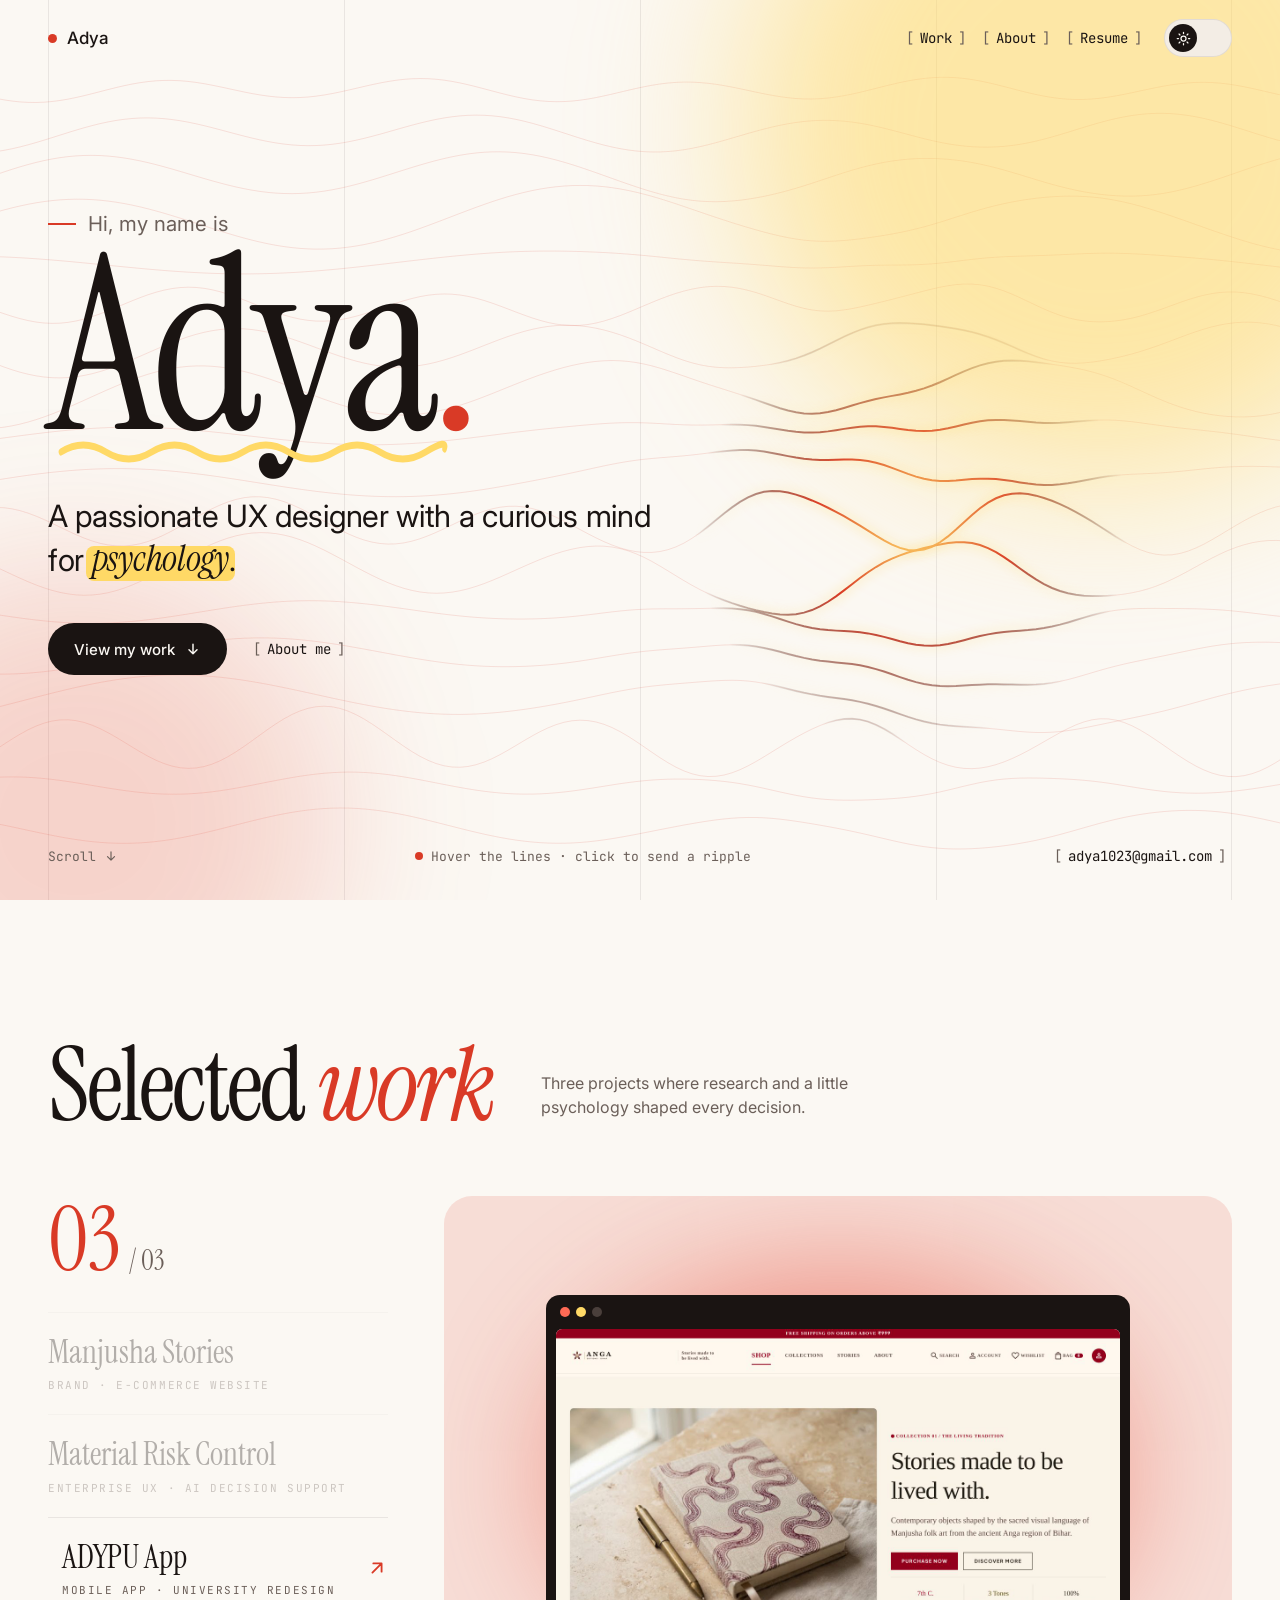
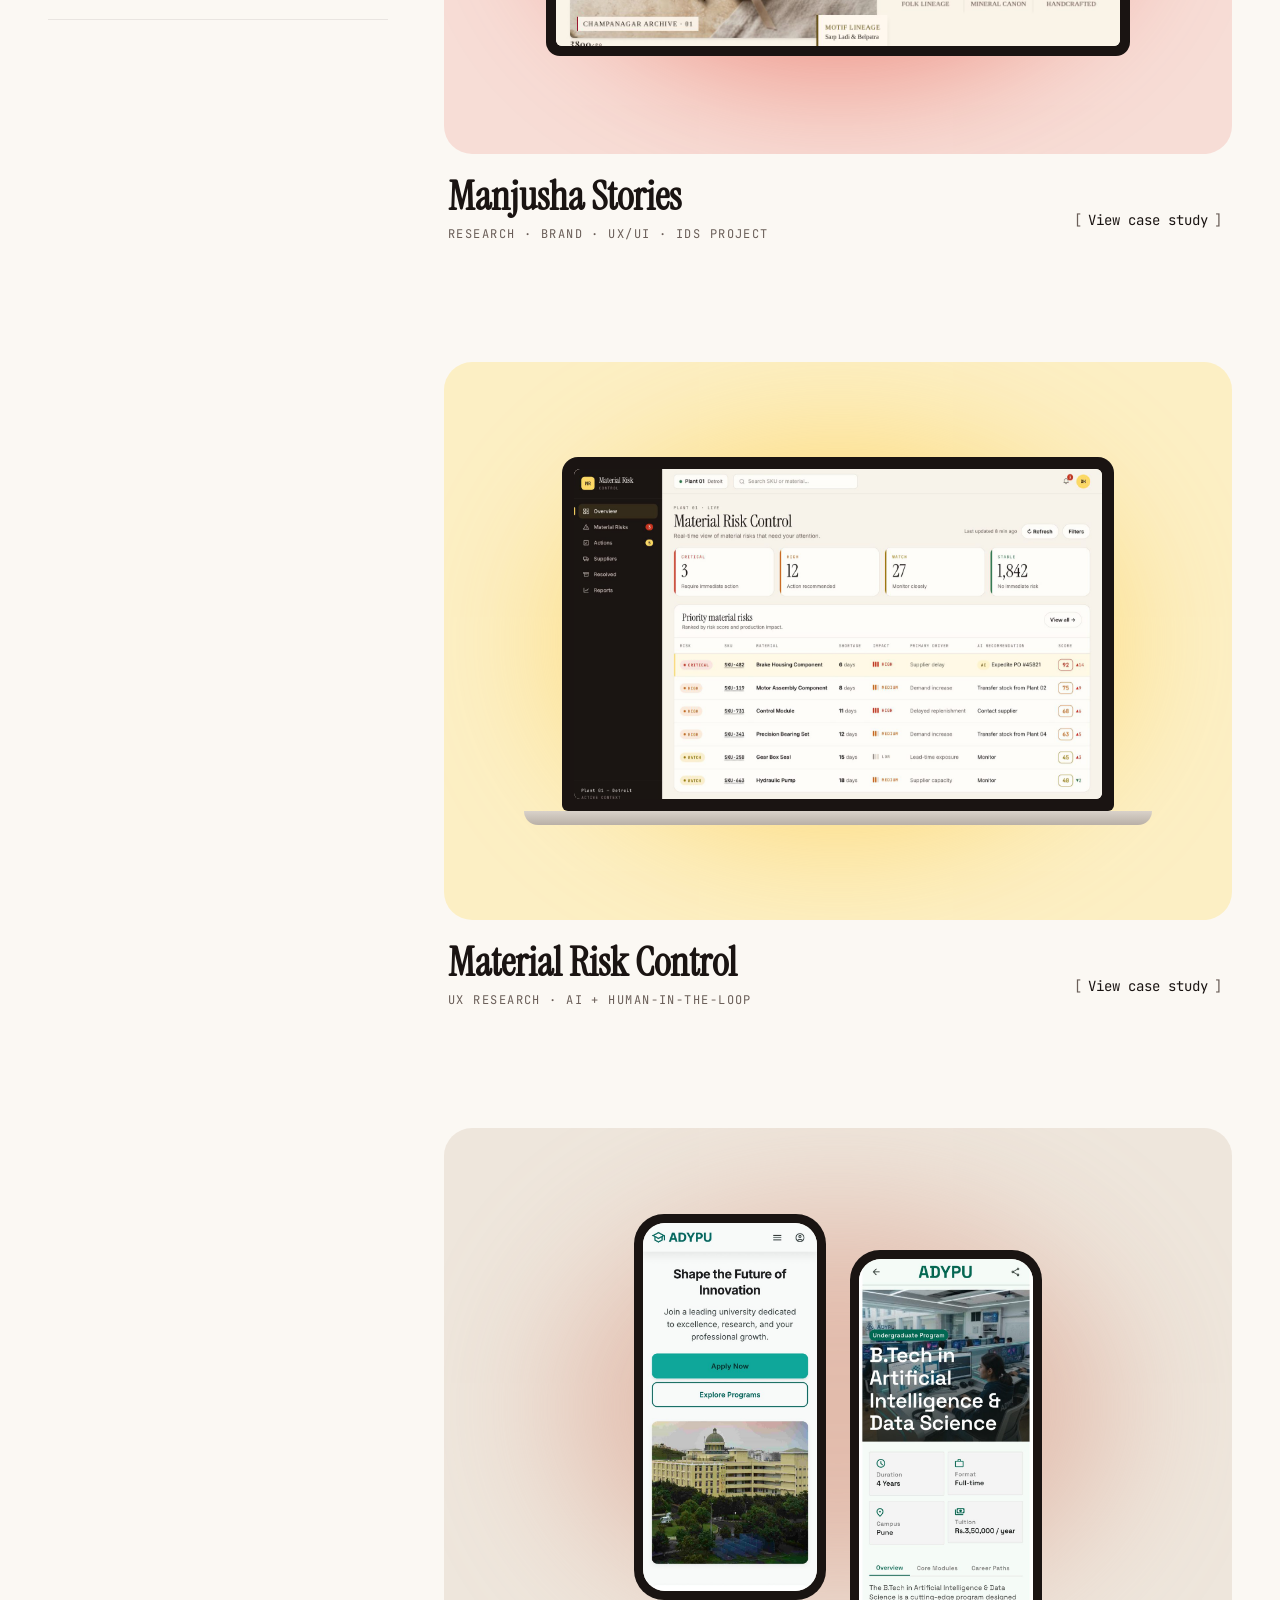
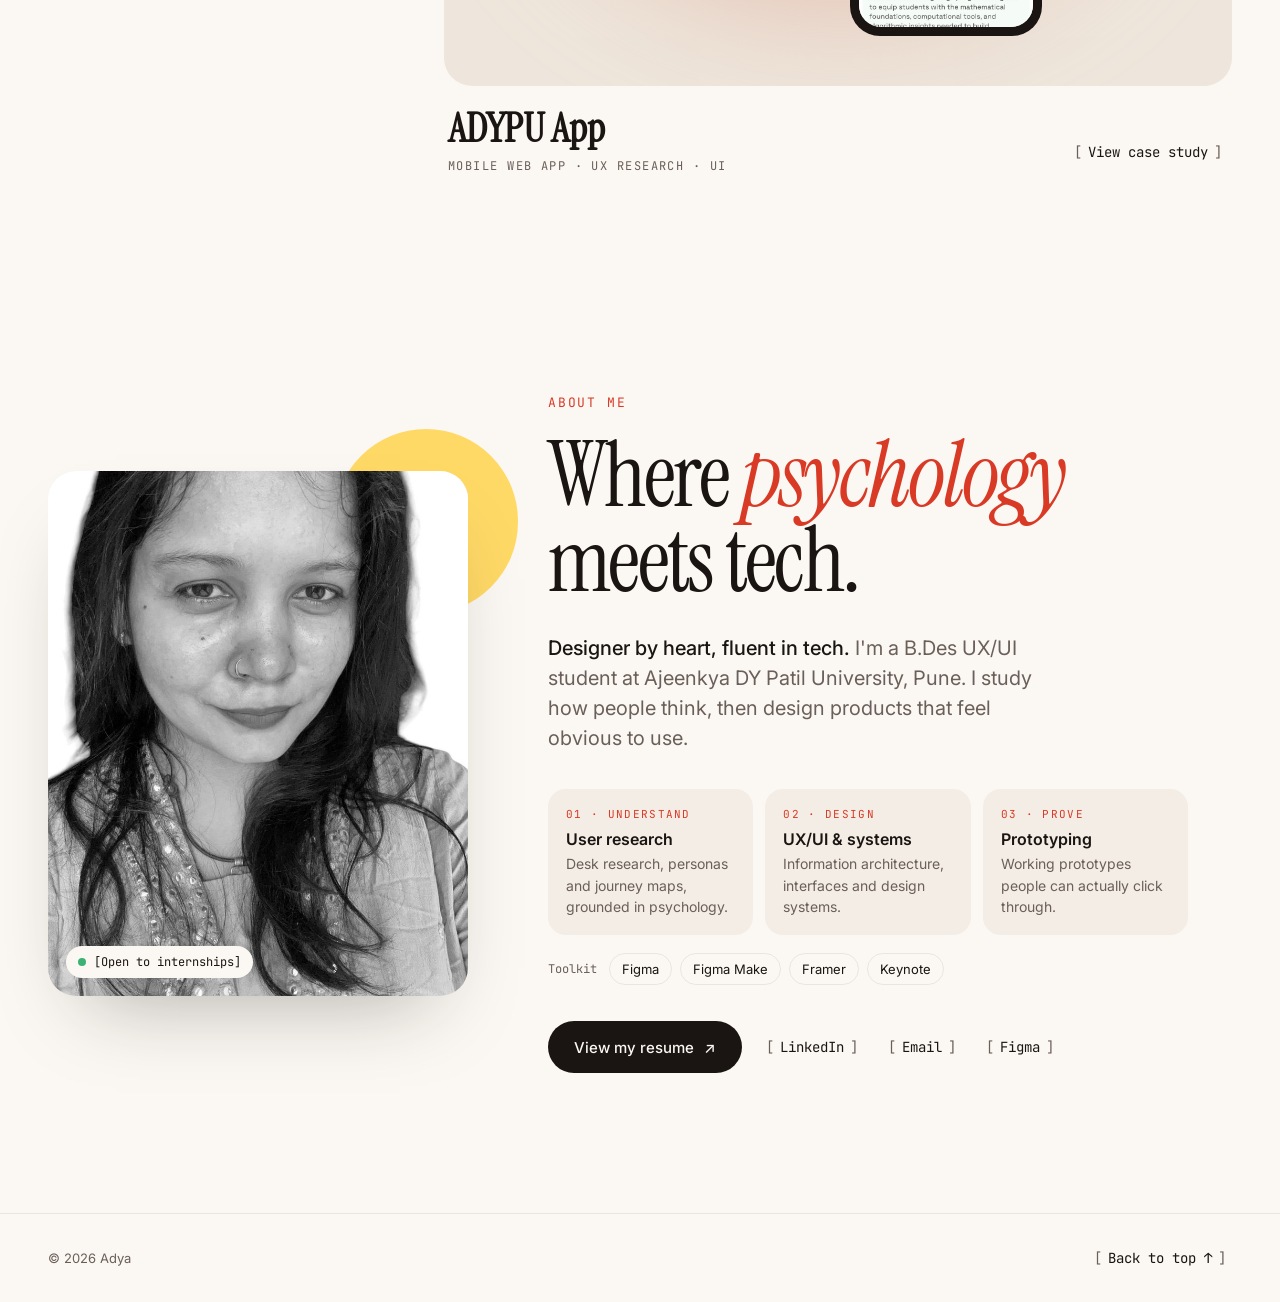
<file: index.html>
<!doctype html>
<html lang="en" data-theme="light">
<head>
<meta charset="utf-8">
<meta name="viewport" content="width=device-width, initial-scale=1">
<title>Adya — UX/UI Designer</title>
<meta name="description" content="Adya, a UX/UI designer from Pune where psychology meets tech. Case studies with working prototypes.">
<link rel="preconnect" href="https://fonts.googleapis.com">
<link rel="preconnect" href="https://fonts.gstatic.com" crossorigin>
<link href="https://fonts.googleapis.com/css2?family=Instrument+Serif:ital@0;1&family=Inter:wght@400;500;600&family=JetBrains+Mono:wght@400;500&display=swap" rel="stylesheet">
<style>
/* ========== THEME TOKENS (edit colours here) ========== */
:root{
  --paper:#FBF8F3; --card:#F3EDE5; --ink:#1A1412; --muted:#6B5F59;
  --line:rgba(26,20,18,.08); --red:#D93A26; --yellow:#FFD966;
  --glowY:rgba(255,217,102,.55); --glowR:rgba(229,65,45,.20);
  --onInk:#FBF8F3; --navBg:rgba(251,248,243,.72);
  --p1:#F7DDD6; --p1g:#E5412D; --p2:#FCEFC4; --p2g:#FFC93C; --p3:#EEE6DC; --p3g:#D99A86;
  --serif:"Instrument Serif",Georgia,serif; --sans:"Inter",system-ui,sans-serif; --mono:"JetBrains Mono",ui-monospace,monospace;
}
[data-theme="dark"]{
  --paper:#131010; --card:#1E1918; --ink:#F6F1EA; --muted:#B3A69F;
  --line:rgba(246,241,234,.08); --red:#FF6A55; --yellow:#FFD966;
  --glowY:rgba(255,217,102,.14); --glowR:rgba(255,90,68,.18);
  --onInk:#131010; --navBg:rgba(19,16,16,.7);
  --p1:#2B1A17; --p2:#2A2415; --p3:#221D1B;
}
*{box-sizing:border-box}
html{scroll-behavior:smooth}
body{margin:0;background:var(--paper);color:var(--ink);font-family:var(--sans);-webkit-font-smoothing:antialiased;overflow-x:hidden}
::selection{background:var(--yellow);color:#1A1412}
a{color:inherit}
::view-transition-old(root),::view-transition-new(root){animation:none;mix-blend-mode:normal}
.wrap{max-width:1280px;margin:0 auto;padding:0 48px;position:relative}
.mono{font-family:var(--mono)}
.serif{font-family:var(--serif);font-weight:400}

/* scroll progress */
.progress{position:fixed;top:0;left:0;height:3px;width:100%;background:var(--red);transform-origin:left;transform:scaleX(0);z-index:100}

/* faint column grid */
.cols{position:fixed;inset:0;pointer-events:none;z-index:0}
.cols .wrap{height:100%;display:grid;grid-template-columns:repeat(4,1fr)}
.cols span{border-left:1px solid var(--line)}
.cols span:last-child{border-right:1px solid var(--line)}

/* bracket links */
.br{display:inline-flex;align-items:center;gap:6px;min-height:44px;padding:0 6px;text-decoration:none;font-family:var(--mono);font-size:14px;color:var(--ink);background:none;border:0;cursor:pointer;transition:color .25s}
.br .b{color:var(--muted);transition:transform .35s cubic-bezier(.3,1.6,.5,1),color .25s}
.br:hover,.br.active{color:var(--red)}
.br:hover .b,.br.active .b{color:var(--red)}
.br:hover .b:first-child{transform:translateX(-5px)}
.br:hover .b:last-child{transform:translateX(5px)}
.br:focus-visible,.tog:focus-visible,.pitem:focus-visible,.btn:focus-visible{outline:2px solid var(--red);outline-offset:3px;border-radius:6px}

/* ========== NAV ========== */
.nav{position:fixed;top:0;left:0;right:0;z-index:50;transition:background-color .4s,backdrop-filter .4s,border-color .4s;border-bottom:1px solid transparent}
.nav.scrolled{background:var(--navBg);backdrop-filter:blur(14px);-webkit-backdrop-filter:blur(14px);border-bottom-color:var(--line)}
.nav .wrap{display:flex;align-items:center;justify-content:space-between;height:76px;gap:16px}
.logo{display:inline-flex;align-items:center;gap:10px;text-decoration:none;font-weight:500;font-size:17px}
.logo i{width:9px;height:9px;border-radius:50%;background:var(--red);transition:transform .45s cubic-bezier(.3,1.6,.5,1),background-color .3s}
.logo:hover i{transform:scale(1.9);background:var(--yellow)}
.links{display:flex;align-items:center;gap:4px}
.tog{position:relative;width:68px;height:38px;border-radius:999px;border:1px solid var(--line);background:var(--card);cursor:pointer;margin-left:12px;padding:0;transition:background-color .4s}
.tog .k{position:absolute;top:4px;left:4px;width:28px;height:28px;border-radius:50%;background:var(--ink);color:var(--paper);display:grid;place-items:center;transition:transform .55s cubic-bezier(.3,1.5,.5,1)}
[data-theme="dark"] .tog .k{transform:translateX(30px)}
.tog:hover .k{box-shadow:0 0 0 6px var(--glowY)}
.tog svg{width:15px;height:15px}
.tog .moon{display:none}[data-theme="dark"] .tog .moon{display:block}[data-theme="dark"] .tog .sun{display:none}

/* ========== HERO ========== */
.hero{position:relative;min-height:100vh;min-height:100svh;overflow:hidden;display:flex;flex-direction:column;z-index:1}
#waves{position:absolute;inset:0;width:100%;height:100%;z-index:0;cursor:crosshair}
.blob{position:absolute;border-radius:50%;filter:blur(80px);pointer-events:none;z-index:0}
.b1{width:56vw;height:56vw;max-width:780px;max-height:780px;right:-14vw;top:-18vw;background:var(--glowY);animation:f1 18s ease-in-out infinite}
.b2{width:40vw;height:40vw;max-width:560px;max-height:560px;left:-14vw;bottom:-14vw;background:var(--glowR);animation:f2 22s ease-in-out infinite}
@keyframes f1{50%{transform:translate(-6vw,4vw) scale(1.08)}}
@keyframes f2{50%{transform:translate(6vw,-4vw) scale(1.1)}}
.hero-in{position:relative;z-index:2;flex:1;width:100%;display:flex;flex-direction:column;justify-content:center;padding-top:110px;padding-bottom:40px;pointer-events:none}
.hero-in a,.hero-in .name,.hero-in .hl{pointer-events:auto}
.hi{font-size:clamp(18px,1.6vw,22px);color:var(--muted);margin:0 0 6px;display:flex;align-items:center;gap:12px}
.hi .wave{display:inline-block;width:28px;height:2px;background:var(--red)}
.name{font-family:var(--serif);font-weight:400;font-size:clamp(110px,19vw,270px);line-height:.86;letter-spacing:-.035em;margin:0;display:inline-flex;position:relative;cursor:default;align-self:flex-start}
.name .l{display:inline-block;transform:translateY(110%);opacity:0;animation:rise .9s cubic-bezier(.2,.9,.2,1) forwards;transition:color .25s,transform .45s cubic-bezier(.3,1.8,.4,1)}
.name .l.ready{transform:none;opacity:1;animation:none}
.name .l.ready:hover{transform:translateY(-12%) rotate(-5deg);color:var(--red);font-style:italic}
.name .l.ready:nth-child(even):hover{transform:translateY(-12%) rotate(5deg)}
.name .dot{color:var(--red)}
@keyframes rise{to{transform:none;opacity:1}}
.squig{position:absolute;left:2%;width:92%;bottom:-6%;height:28px;overflow:visible;pointer-events:none}
.squig path{fill:none;stroke:var(--yellow);stroke-width:7;stroke-linecap:round;stroke-dasharray:900;stroke-dashoffset:900;transition:stroke-dashoffset 1s ease}
.name:hover .squig path,.squig.show path{stroke-dashoffset:0}
.sub{font-size:clamp(22px,2.4vw,32px);line-height:1.3;max-width:640px;margin:44px 0 0;font-weight:400;letter-spacing:-.01em}
.hl{position:relative;font-family:var(--serif);font-style:italic;font-size:1.18em;color:var(--red);white-space:nowrap}
.hl::before{content:"";position:absolute;left:-6px;right:-6px;top:22%;bottom:4%;background:var(--yellow);border-radius:8px;z-index:-1;transform:scaleX(0);transform-origin:left;transition:transform .5s cubic-bezier(.3,1,.4,1)}
.hl:hover::before,.hl.show::before{transform:scaleX(1)}
.hl:hover,.hl.show{color:#1A1412}
.ctas{display:flex;align-items:center;gap:20px;margin-top:40px;flex-wrap:wrap}
.btn{display:inline-flex;align-items:center;gap:10px;min-height:52px;padding:0 26px;border-radius:999px;background:var(--ink);color:var(--onInk);text-decoration:none;font-weight:500;font-size:15px;transition:background-color .3s,color .3s;will-change:transform}
.btn:hover{background:var(--red);color:#fff}
.btn svg{transition:transform .3s}.btn:hover svg{transform:translateY(3px)}
.hbar{position:relative;z-index:2}
.hbar .wrap{display:flex;justify-content:space-between;align-items:center;gap:16px;flex-wrap:wrap;padding-top:18px;padding-bottom:22px;font-size:13px;color:var(--muted)}
.scrollhint{display:inline-flex;align-items:center;gap:8px;font-family:var(--mono)}
.scrollhint svg{animation:bob 1.8s ease-in-out infinite}
@keyframes bob{50%{transform:translateY(4px)}}
.tip{font-family:var(--mono);display:inline-flex;align-items:center;gap:8px}
.tip i{width:8px;height:8px;border-radius:50%;background:var(--red);animation:pl 2s infinite}
@keyframes pl{0%{box-shadow:0 0 0 0 var(--glowR)}70%{box-shadow:0 0 0 10px transparent}100%{box-shadow:0 0 0 0 transparent}}
.socials{display:flex;gap:2px;flex-wrap:wrap}

/* ========== WORK ========== */
.work{position:relative;z-index:1;padding:140px 0 60px}
.whead{display:flex;align-items:flex-end;gap:48px;flex-wrap:wrap;margin-bottom:64px}
.h2{font-family:var(--serif);font-weight:400;font-size:clamp(64px,8vw,112px);letter-spacing:-.03em;line-height:.9;margin:0}
.h2 em{color:var(--red)}
.whead p{max-width:380px;margin:0 0 12px;color:var(--muted);line-height:1.55;font-size:16px}
.wgrid{display:grid;grid-template-columns:minmax(260px,340px) 1fr;gap:56px;align-items:start}
.plist{position:sticky;top:120px;display:flex;flex-direction:column}
.counter{font-family:var(--serif);font-size:88px;line-height:1;margin:0 0 24px;display:flex;align-items:baseline;gap:8px;overflow:hidden;height:92px}
.counter .cur{display:inline-block;color:var(--red);transition:transform .5s cubic-bezier(.3,1.3,.5,1),opacity .3s}
.counter .tot{font-size:28px;color:var(--muted)}
.pitem{appearance:none;background:none;border:0;border-top:1px solid var(--line);text-align:left;cursor:pointer;padding:22px 0;color:var(--ink);font:inherit;opacity:.32;transition:opacity .4s,padding-left .4s;display:flex;align-items:center;justify-content:space-between;gap:12px}
.pitem:last-child{border-bottom:1px solid var(--line)}
.pitem:hover{opacity:.75}
.pitem.on{opacity:1;padding-left:14px}
.pname{display:block;font-family:var(--serif);font-size:32px;line-height:1.1}
.pcat{display:block;font-family:var(--mono);font-size:11px;letter-spacing:.14em;text-transform:uppercase;color:var(--muted);margin-top:8px}
.parr{color:var(--red);opacity:0;transform:translateX(-8px);transition:opacity .3s,transform .3s;flex:none}
.pitem.on .parr{opacity:1;transform:none}
.panels{display:flex;flex-direction:column;gap:120px}
.panel{display:block;text-decoration:none;color:var(--ink);cursor:none}
.stage{position:relative;border-radius:28px;height:clamp(380px,62vh,620px);overflow:hidden;display:grid;place-items:center;perspective:1200px;transition:background-color .5s}
.stage .g{position:absolute;width:70%;height:70%;border-radius:50%;filter:blur(70px);opacity:.55;transition:transform .8s cubic-bezier(.3,1.2,.5,1)}
.panel:hover .stage .g{transform:scale(1.15)}
.p1 .stage{background:var(--p1)}.p1 .g{background:var(--p1g)}
.p2 .stage{background:var(--p2)}.p2 .g{background:var(--p2g)}
.p3 .stage{background:var(--p3)}.p3 .g{background:var(--p3g)}
.dev{position:relative;transition:transform .6s cubic-bezier(.2,.9,.3,1);transform-style:preserve-3d}
.scr{background:#F4EEE6;color:#6B5F59;font-family:var(--mono);font-size:13px;display:grid;place-items:center;text-align:center;padding:12px;overflow:hidden}
.scr img{width:100%;height:100%;object-fit:cover;object-position:top;display:block}
.browser .scr{padding:0}.phone .scr{padding:0}.laptop .scr:has(img){padding:0}
/* laptop */
.laptop{width:min(70%,620px)}
.laptop .lid{background:#1A1412;border-radius:16px 16px 6px 6px;padding:12px}
.laptop .scr{aspect-ratio:16/10;border-radius:6px}
.laptop .base{height:14px;margin:0 -7%;background:linear-gradient(#d9d2ca,#b9b0a7);border-radius:0 0 18px 18px}
/* phones */
.phones{display:flex;gap:24px;align-items:center}
.phone{width:clamp(120px,15vw,200px);background:#1A1412;border-radius:30px;padding:9px}
.phone .scr{aspect-ratio:9/19;border-radius:22px}
.phone:nth-child(2){transform:translateY(36px)}
/* browser */
.browser{width:min(74%,640px);background:#1A1412;border-radius:14px;padding:0 0 10px;overflow:hidden}
.browser .bar{display:flex;gap:6px;padding:12px 14px}
.browser .bar i{width:10px;height:10px;border-radius:50%;background:#4a3f3b}
.browser .bar i:first-child{background:#FF6A55}.browser .bar i:nth-child(2){background:#FFD966}
.browser .scr{aspect-ratio:16/9;margin:0 10px;border-radius:6px}
.pmeta{display:flex;justify-content:space-between;align-items:flex-end;gap:16px;flex-wrap:wrap;padding:22px 4px 0}
.ptitle{font-family:var(--serif);font-size:40px;line-height:1;margin:0}
.ptags{font-family:var(--mono);font-size:12px;letter-spacing:.12em;text-transform:uppercase;color:var(--muted);margin:10px 0 0}
.pmeta .br{pointer-events:none}
.panel:hover .pmeta .br{color:var(--red)}
.panel:hover .pmeta .br .b:first-child{transform:translateX(-5px);color:var(--red)}
.panel:hover .pmeta .br .b:last-child{transform:translateX(5px);color:var(--red)}
.clabel{position:fixed;left:0;top:0;z-index:60;pointer-events:none;background:var(--ink);color:var(--onInk);font-family:var(--mono);font-size:13px;padding:12px 18px;border-radius:999px;transform:translate(-50%,-50%) scale(0);transition:transform .3s cubic-bezier(.3,1.5,.5,1);white-space:nowrap}
.clabel.on{transform:translate(-50%,-50%) scale(1)}

/* ========== ABOUT / ENDING ========== */
.about{position:relative;z-index:1;padding:160px 0 140px;overflow:hidden}
.agrid{display:grid;grid-template-columns:minmax(260px,420px) 1fr;gap:80px;align-items:center}
.photo{position:relative;aspect-ratio:4/5;border-radius:28px;perspective:1000px}
.photo .ph{position:absolute;inset:0;border-radius:28px;overflow:hidden;background:var(--card);display:grid;place-items:center;color:var(--muted);font-family:var(--mono);font-size:14px;transition:transform .5s cubic-bezier(.2,.9,.3,1);box-shadow:0 40px 80px -40px rgba(26,20,18,.35)}
.photo .ph img{position:absolute;inset:0;width:100%;height:100%;object-fit:cover;object-position:center 30%;filter:grayscale(1);transition:filter .6s}
.photo:hover .ph img{filter:none}
.photo .sun{position:absolute;width:44%;aspect-ratio:1;border-radius:50%;background:var(--yellow);right:-12%;top:-8%;z-index:-1;transition:transform .7s cubic-bezier(.3,1.5,.5,1)}
.photo:hover .sun{transform:translate(-14px,14px) scale(1.1)}
.photo .tag{position:absolute;left:18px;bottom:18px;background:var(--paper);color:var(--ink);font-family:var(--mono);font-size:12px;padding:8px 12px;border-radius:999px;display:flex;align-items:center;gap:8px}
.photo .tag i{width:8px;height:8px;border-radius:50%;background:#3BB273}
.eyebrow{font-family:var(--mono);font-size:13px;letter-spacing:.14em;text-transform:uppercase;color:var(--red);margin:0 0 22px}
.tagline{font-family:var(--serif);font-weight:400;font-size:clamp(56px,7vw,104px);line-height:.95;letter-spacing:-.03em;margin:0}
.tagline em{color:var(--red)}
.tagline .w{display:inline-block;transition:transform .4s cubic-bezier(.3,1.6,.5,1),color .3s}
.tagline .w:hover{transform:translateY(-8px);color:var(--red)}
.alead{font-size:20px;line-height:1.5;color:var(--muted);max-width:520px;margin:30px 0 0}
.alead b{color:var(--ink);font-weight:500}
.afacts{display:grid;grid-template-columns:repeat(3,minmax(0,1fr));gap:12px;margin-top:36px;max-width:640px}
.afact{padding:18px;border-radius:18px;background:var(--card);transition:transform .4s cubic-bezier(.3,1.4,.5,1)}
.afact:hover{transform:translateY(-4px)}
.afact small{display:block;font-family:var(--mono);font-size:11px;letter-spacing:.12em;text-transform:uppercase;color:var(--red);margin-bottom:8px}
.afact b{display:block;font-size:16px;font-weight:600;margin-bottom:4px}
.afact span{font-size:14px;line-height:1.45;color:var(--muted)}
.tools{display:flex;flex-wrap:wrap;gap:8px;margin-top:18px;align-items:center}
.tools em{font-style:normal;font-family:var(--mono);font-size:12px;color:var(--muted);margin-right:4px}
.tools span{font-size:13px;padding:7px 12px;border-radius:999px;border:1px solid var(--line)}
@media (max-width:900px){.afacts{grid-template-columns:1fr}}
.arow{display:flex;gap:8px 18px;flex-wrap:wrap;margin-top:36px;align-items:center}

/* ========== FOOTER (yours to design) ========== */
.foot{position:relative;z-index:1;border-top:1px solid var(--line)}
.foot .wrap{display:flex;justify-content:space-between;align-items:center;gap:16px;flex-wrap:wrap;padding-top:22px;padding-bottom:22px;font-size:13px;color:var(--muted)}

/* reveal on scroll */
.js .rv{opacity:0;transform:translateY(40px);transition:opacity .9s ease,transform .9s cubic-bezier(.2,.9,.2,1)}
.js .rv.in{opacity:1;transform:none}

@media (max-width:900px){
  .wrap{padding:0 20px}
  .links .br.hide-sm{display:none}
  .wgrid,.agrid{grid-template-columns:1fr;gap:40px}
  .plist{position:relative;top:0}
  .pitem,.pitem.on{opacity:1;padding-left:0}
  .pitem .parr{opacity:1;transform:none}
  .counter{display:none}
  .panels{gap:64px}
  .tip{display:none}
}
@media (prefers-reduced-motion:reduce){
  *{animation:none!important;transition:none!important}
  .name .l{transform:none;opacity:1}
  .rv{opacity:1;transform:none}
}

/* touch devices: flat rendering (iOS Safari mis-paints images inside 3D-transformed, clipped layers) */
@media (hover:none),(max-width:900px){
  .stage,.photo{perspective:none}
  .dev{transform-style:flat;transform:none!important;transition:none}
  .photo .ph{transform:none!important}
  .photo .ph img{filter:none}
  .rv,.js .rv{transform:none!important}
}
</style>
<script>document.documentElement.classList.add("js")</script>
</head>
<body>
<div class="progress" id="progress"></div>
<div class="cols" aria-hidden="true"><div class="wrap"><span></span><span></span><span></span><span></span></div></div>
<div class="clabel" id="clabel" aria-hidden="true">View case study →</div>

<!-- ========== NAV ========== -->
<header class="nav" id="nav">
  <div class="wrap">
    <a class="logo" href="#home"><i></i>Adya</a>
    <nav class="links" aria-label="Main">
      <a class="br" href="#work" data-sec="work"><span class="b">[</span>Work<span class="b">]</span></a>
      <a class="br" href="#about" data-sec="about"><span class="b">[</span>About<span class="b">]</span></a>
      <!-- Put your resume PDF named resume.pdf in this folder -->
      <a class="br hide-sm" href="resume.pdf" target="_blank" rel="noopener">
        <span class="b">[</span>Resume<span class="b">]</span></a>
      <button class="tog" id="tog" type="button" aria-label="Switch to dark mode" aria-pressed="false">
        <span class="k" aria-hidden="true">
          <svg class="sun" viewBox="0 0 24 24" fill="none" stroke="currentColor" stroke-width="2" stroke-linecap="round"><circle cx="12" cy="12" r="4"/><path d="M12 2v2M12 20v2M4.9 4.9l1.4 1.4M17.7 17.7l1.4 1.4M2 12h2M20 12h2M4.9 19.1l1.4-1.4M17.7 6.3l1.4-1.4"/></svg>
          <svg class="moon" viewBox="0 0 24 24" fill="none" stroke="currentColor" stroke-width="2" stroke-linecap="round" stroke-linejoin="round"><path d="M21 12.8A9 9 0 1 1 11.2 3a7 7 0 0 0 9.8 9.8z"/></svg>
        </span>
      </button>
    </nav>
  </div>
</header>

<!-- ========== HERO ========== -->
<section class="hero" id="home" aria-label="Introduction">
  <canvas id="waves" aria-hidden="true"></canvas>
  <div class="blob b1" aria-hidden="true"></div>
  <div class="blob b2" aria-hidden="true"></div>

  <div class="wrap hero-in">
    <p class="hi"><span class="wave"></span>Hi, my name is</p>
    <h1 class="name" id="name" aria-label="Adya">
      <span class="l" aria-hidden="true">A</span><span class="l" aria-hidden="true">d</span><span class="l" aria-hidden="true">y</span><span class="l" aria-hidden="true">a</span><span class="l dot" aria-hidden="true">.</span>
      <svg class="squig" id="squig" viewBox="0 0 600 28" preserveAspectRatio="none" aria-hidden="true"><path d="M6 16 Q 40 2 75 16 T 145 16 T 215 16 T 285 16 T 355 16 T 425 16 T 495 16 T 565 16 T 594 13"/></svg>
    </h1>
    <p class="sub">A passionate UX designer with a curious mind for <span class="hl" id="hl">psychology</span>.</p>
    <div class="ctas">
      <a class="btn magnetic" href="#work">View my work
        <svg width="16" height="16" viewBox="0 0 24 24" fill="none" stroke="currentColor" stroke-width="2.2" stroke-linecap="round" stroke-linejoin="round" aria-hidden="true"><path d="M12 5v14M6 13l6 6 6-6"/></svg></a>
      <a class="br" href="#about"><span class="b">[</span>About me<span class="b">]</span></a>
    </div>
  </div>

  <div class="hbar">
    <div class="wrap">
      <span class="scrollhint">Scroll
        <svg width="14" height="14" viewBox="0 0 24 24" fill="none" stroke="currentColor" stroke-width="2" stroke-linecap="round" stroke-linejoin="round" aria-hidden="true"><path d="M12 5v14M6 13l6 6 6-6"/></svg></span>
      <span class="tip"><i></i>Hover the lines · click to send a ripple</span>
      <div class="socials">
        <!-- Paste your LinkedIn profile URL and email address into the two links below -->
        <a class="br" href="mailto:adya1023@gmail.com"><span class="b">[</span>adya1023@gmail.com<span class="b">]</span></a>
      </div>
    </div>
  </div>
</section>

<!-- ========== WORK ========== -->
<section class="work" id="work" aria-labelledby="work-h">
  <div class="wrap">
    <div class="whead rv">
      <h2 class="h2" id="work-h">Selected <em>work</em></h2>
      <p>Three projects where research and a little psychology shaped every decision.</p>
    </div>

    <div class="wgrid">
      <aside class="plist" aria-label="Projects">
        <p class="counter" aria-hidden="true"><span class="cur" id="cur">01</span><span class="tot">/ 03</span></p>
        <button class="pitem on" type="button" data-i="0"><span><span class="pname">Manjusha Stories</span><span class="pcat">Brand · E-commerce website</span></span>
          <svg class="parr" width="22" height="22" viewBox="0 0 24 24" fill="none" stroke="currentColor" stroke-width="2" stroke-linecap="round" stroke-linejoin="round" aria-hidden="true"><path d="M7 17L17 7M8 7h9v9"/></svg></button>
        <button class="pitem" type="button" data-i="1"><span><span class="pname">Material Risk Control</span><span class="pcat">Enterprise UX · AI decision support</span></span>
          <svg class="parr" width="22" height="22" viewBox="0 0 24 24" fill="none" stroke="currentColor" stroke-width="2" stroke-linecap="round" stroke-linejoin="round" aria-hidden="true"><path d="M7 17L17 7M8 7h9v9"/></svg></button>
        <button class="pitem" type="button" data-i="2"><span><span class="pname">ADYPU App</span><span class="pcat">Mobile app · University redesign</span></span>
          <svg class="parr" width="22" height="22" viewBox="0 0 24 24" fill="none" stroke="currentColor" stroke-width="2" stroke-linecap="round" stroke-linejoin="round" aria-hidden="true"><path d="M7 17L17 7M8 7h9v9"/></svg></button>
      </aside>

      <div class="panels">
        <!-- To add a mockup: replace the text inside .scr with <img src="images/....jpg" alt="..."> -->
        <a class="panel p1 rv" href="manjusha-stories.html" data-i="0">
          <div class="stage"><span class="g"></span>
            <div class="dev browser"><div class="bar"><i></i><i></i><i></i></div><div class="scr"><img src="images/manjusha/final-hero.jpg" alt="Manjusha Stories homepage"></div></div>
          </div>
          <div class="pmeta"><div><h3 class="ptitle">Manjusha Stories</h3><p class="ptags">Research · Brand · UX/UI · IDS project</p></div><span class="br"><span class="b">[</span>View case study<span class="b">]</span></span></div>
        </a>
        <a class="panel p2 rv" href="material-risk-control.html" data-i="1">
          <div class="stage"><span class="g"></span>
            <div class="dev laptop"><div class="lid"><div class="scr"><img src="images/mrc/v2-1-overview.jpg" alt="Material risk overview dashboard"></div></div><div class="base"></div></div>
          </div>
          <div class="pmeta"><div><h3 class="ptitle">Material Risk Control</h3><p class="ptags">UX research · AI + human-in-the-loop</p></div><span class="br"><span class="b">[</span>View case study<span class="b">]</span></span></div>
        </a>
        <a class="panel p3 rv" href="adypu-app.html" data-i="2">
          <div class="stage"><span class="g"></span>
            <div class="dev phones"><div class="phone"><div class="scr"><img src="images/adypu/home.jpg" alt="ADYPU app home screen"></div></div><div class="phone"><div class="scr"><img src="images/adypu/program.jpg" alt="ADYPU program detail screen"></div></div></div>
          </div>
          <div class="pmeta"><div><h3 class="ptitle">ADYPU App</h3><p class="ptags">Mobile web app · UX research · UI</p></div><span class="br"><span class="b">[</span>View case study<span class="b">]</span></span></div>
        </a>
      </div>
    </div>
  </div>
</section>

<!-- ========== ABOUT / ENDING ========== -->
<section class="about" id="about" aria-labelledby="about-h">
  <div class="wrap agrid">
    <div class="photo rv" id="photo">
      <span class="sun" aria-hidden="true"></span>
      <div class="ph" id="ph">
        <img src="adya.jpg" alt="Portrait of Adya" onerror="this.remove()">
      </div>
      <span class="tag"><i></i>[Open to internships]</span>
    </div>
    <div class="rv">
      <p class="eyebrow">About me</p>
      <h2 class="tagline" id="about-h"><span class="w">Where</span> <em class="w">psychology</em><br><span class="w">meets</span> <span class="w">tech.</span></h2>
      <p class="alead"><b>Designer by heart, fluent in tech.</b> I'm a B.Des UX/UI student at Ajeenkya DY Patil University, Pune. I study how people think, then design products that feel obvious to use.</p>
      <div class="afacts">
        <div class="afact"><small>01 · Understand</small><b>User research</b><span>Desk research, personas and journey maps, grounded in psychology.</span></div>
        <div class="afact"><small>02 · Design</small><b>UX/UI &amp; systems</b><span>Information architecture, interfaces and design systems.</span></div>
        <div class="afact"><small>03 · Prove</small><b>Prototyping</b><span>Working prototypes people can actually click through.</span></div>
      </div>
      <div class="tools"><em>Toolkit</em><span>Figma</span><span>Figma Make</span><span>Framer</span><span>Keynote</span></div>
      <div class="arow">
        <a class="btn magnetic" href="resume.pdf" target="_blank" rel="noopener">View my resume <span aria-hidden="true">↗</span></a>
        <a class="br" href="https://www.linkedin.com/in/adya-a-896a99340" target="_blank" rel="noopener"><span class="b">[</span>LinkedIn<span class="b">]</span></a>
        <a class="br" href="mailto:adya1023@gmail.com"><span class="b">[</span>Email<span class="b">]</span></a>
        <a class="br" href="https://www.figma.com/design/S78MfCis4Sqc5ntNYsYcMW/Portfolio" target="_blank" rel="noopener"><span class="b">[</span>Figma<span class="b">]</span></a>
      </div>
    </div>
  </div>
</section>

<!-- ========== FOOTER — placeholder, yours to design ========== -->
<footer class="foot">
  <div class="wrap">
    <span>© 2026 Adya</span>
    <a class="br magnetic" href="#home"><span class="b">[</span>Back to top ↑<span class="b">]</span></a>
  </div>
</footer>

<script>
(() => {
  const root = document.documentElement;
  const reduce = matchMedia('(prefers-reduced-motion: reduce)').matches;
  const finePointer = matchMedia('(pointer: fine)').matches;

  /* ---------- theme toggle with circular reveal ---------- */
  const tog = document.getElementById('tog');
  const setTheme = (t) => {
    root.dataset.theme = t;
    tog.setAttribute('aria-pressed', t === 'dark');
    tog.setAttribute('aria-label', t === 'dark' ? 'Switch to light mode' : 'Switch to dark mode');
    try { localStorage.setItem('adya-theme', t); } catch (e) {}
    readColors();
  };
  tog.addEventListener('click', () => {
    const next = root.dataset.theme === 'dark' ? 'light' : 'dark';
    if (!document.startViewTransition || reduce) { setTheme(next); return; }
    const r = tog.getBoundingClientRect();
    const x = r.left + r.width / 2, y = r.top + r.height / 2;
    const rad = Math.hypot(Math.max(x, innerWidth - x), Math.max(y, innerHeight - y));
    const vt = document.startViewTransition(() => setTheme(next));
    vt.ready.then(() => {
      root.animate({ clipPath: [`circle(0px at ${x}px ${y}px)`, `circle(${rad}px at ${x}px ${y}px)`] },
        { duration: 750, easing: 'cubic-bezier(.65,0,.25,1)', pseudoElement: '::view-transition-new(root)' });
    });
  });

  /* ---------- glowing brainwave canvas ---------- */
  const cv = document.getElementById('waves');
  const hero = document.getElementById('home');
  const ctx = cv.getContext('2d');
  let W = 0, H = 0, dpr = 1, col = {};
  function readColors() {
    const s = getComputedStyle(root);
    const dark = root.dataset.theme === 'dark';
    col = {
      base: dark ? 'rgba(255,217,102,0.10)' : 'rgba(217,58,38,0.13)',
      hot: s.getPropertyValue('--yellow').trim(),
      warm: s.getPropertyValue('--red').trim(),
      dark
    };
  }
  readColors();
  try { const saved = localStorage.getItem('adya-theme'); if (saved) setTheme(saved); } catch (e) {}

  function resize() {
    dpr = Math.min(devicePixelRatio || 1, 2);
    W = hero.clientWidth; H = hero.clientHeight;
    cv.width = W * dpr; cv.height = H * dpr;
    ctx.setTransform(dpr, 0, 0, dpr, 0, 0);
  }
  resize();
  new ResizeObserver(resize).observe(hero);

  const LINES = 18;
  const mouse = { x: W * 0.7, y: H * 0.4, tx: W * 0.7, ty: H * 0.4, last: -1e9, energy: 0.6 };
  const ripples = [];
  hero.addEventListener('pointermove', (e) => {
    const r = cv.getBoundingClientRect();
    mouse.tx = e.clientX - r.left; mouse.ty = e.clientY - r.top;
    mouse.last = performance.now();
  });
  hero.addEventListener('pointerdown', (e) => {
    if (e.target.closest('a,button')) return;
    const r = cv.getBoundingClientRect();
    ripples.push({ x: e.clientX - r.left, y: e.clientY - r.top, r: 0 });
    if (ripples.length > 4) ripples.shift();
  });

  function linePath(i, t) {
    const baseY = H * (0.1 + i * (0.82 / (LINES - 1)));
    const amp = 10 + (i % 4) * 6;
    const lam = 260 + (i % 5) * 80;
    const spd = 0.25 + (i % 3) * 0.12;
    ctx.beginPath();
    for (let x = -20; x <= W + 20; x += 8) {
      let y = baseY + Math.sin((x / lam) * Math.PI * 2 + t * spd + i) * amp
                    + Math.sin((x / (lam * 0.37)) + t * spd * 1.7) * amp * 0.25;
      const dx = x - mouse.x, dy = y - mouse.y;
      const d2 = dx * dx + dy * dy;
      const inf = Math.exp(-d2 / (2 * 150 * 150)) * mouse.energy;
      y += Math.tanh(dy / 45) * inf * 34 + Math.sin(x * 0.05 + t * 6) * inf * 6;
      for (const rp of ripples) {
        const rd = Math.hypot(x - rp.x, y - rp.y);
        const k = Math.exp(-((rd - rp.r) ** 2) / (2 * 30 * 30)) * Math.max(0, 1 - rp.r / 900);
        y += k * 14 * Math.sin(rd * 0.08);
      }
      x === -20 ? ctx.moveTo(x, y) : ctx.lineTo(x, y);
    }
  }

  let running = true, t0 = performance.now();
  new IntersectionObserver(([en]) => { running = en.isIntersecting; if (running) requestAnimationFrame(frame); }).observe(hero);

  function frame(now) {
    if (!running) return;
    const t = (now - t0) / 1000;
    // idle autopilot: if nobody is hovering, a soft glow wanders by itself
    const idle = now - mouse.last > 2200;
    if (idle) {
      mouse.tx = W * (0.55 + 0.32 * Math.sin(t * 0.35));
      mouse.ty = H * (0.45 + 0.28 * Math.sin(t * 0.53 + 1));
    }
    mouse.x += (mouse.tx - mouse.x) * (idle ? 0.03 : 0.14);
    mouse.y += (mouse.ty - mouse.y) * (idle ? 0.03 : 0.14);
    mouse.energy += ((idle ? 0.75 : 1.15) - mouse.energy) * 0.05;
    for (const rp of ripples) rp.r += 9;
    while (ripples.length && ripples[0].r > 1000) ripples.shift();

    ctx.clearRect(0, 0, W, H);
    ctx.lineCap = 'round';
    // pass 1: faint base lines
    ctx.shadowBlur = 0; ctx.lineWidth = 1; ctx.strokeStyle = col.base;
    for (let i = 0; i < LINES; i++) { linePath(i, t); ctx.stroke(); }
    // pass 2: glow around the cursor
    const R = 300 * mouse.energy;
    const g = ctx.createRadialGradient(mouse.x, mouse.y, 0, mouse.x, mouse.y, R);
    g.addColorStop(0, col.hot); g.addColorStop(0.45, col.warm); g.addColorStop(1, 'rgba(0,0,0,0)');
    ctx.strokeStyle = g; ctx.lineWidth = 2; ctx.shadowColor = col.hot; ctx.shadowBlur = col.dark ? 18 : 12;
    for (let i = 0; i < LINES; i++) { linePath(i, t); ctx.stroke(); }
    // pass 3: ripple rings light up the lines they cross
    for (const rp of ripples) {
      const a = Math.max(0, 1 - rp.r / 1000);
      const rg = ctx.createRadialGradient(rp.x, rp.y, Math.max(0, rp.r - 40), rp.x, rp.y, rp.r + 40);
      rg.addColorStop(0, 'rgba(0,0,0,0)');
      rg.addColorStop(0.5, col.dark ? `rgba(255,217,102,${a})` : `rgba(217,58,38,${a})`);
      rg.addColorStop(1, 'rgba(0,0,0,0)');
      ctx.strokeStyle = rg; ctx.lineWidth = 2;
      for (let i = 0; i < LINES; i++) { linePath(i, t); ctx.stroke(); }
    }
    if (!reduce) requestAnimationFrame(frame);
  }
  requestAnimationFrame(frame);

  /* ---------- name letters: rise in, then become hoverable ---------- */
  const letters = document.querySelectorAll('#name .l');
  letters.forEach((l, i) => {
    l.style.animationDelay = (0.15 + i * 0.08) + 's';
    l.addEventListener('animationend', () => l.classList.add('ready'), { once: true });
  });
  if (reduce) letters.forEach(l => l.classList.add('ready'));
  // after the intro, demo the underline + highlight once so it is visible without hovering
  setTimeout(() => { document.getElementById('squig').classList.add('show'); document.getElementById('hl').classList.add('show'); }, 1300);
  setTimeout(() => { document.getElementById('squig').classList.remove('show'); document.getElementById('hl').classList.remove('show'); }, 3600);

  /* ---------- nav state + progress bar ---------- */
  const nav = document.getElementById('nav'), bar = document.getElementById('progress');
  const onScroll = () => {
    nav.classList.toggle('scrolled', scrollY > 30);
    const max = document.documentElement.scrollHeight - innerHeight;
    bar.style.transform = `scaleX(${max > 0 ? scrollY / max : 0})`;
  };
  addEventListener('scroll', onScroll, { passive: true }); onScroll();
  const navLinks = document.querySelectorAll('.links .br[data-sec]');
  ['work', 'about'].forEach(id => {
    new IntersectionObserver(([en]) => {
      if (en.isIntersecting) navLinks.forEach(a => a.classList.toggle('active', a.dataset.sec === id));
      else document.querySelector(`.links .br[data-sec="${id}"]`).classList.remove('active');
    }, { rootMargin: '-40% 0px -55% 0px' }).observe(document.getElementById(id));
  });

  /* ---------- reveal on scroll ---------- */
  const rvObs = new IntersectionObserver((ens) => ens.forEach(en => { if (en.isIntersecting) { en.target.classList.add('in'); rvObs.unobserve(en.target); } }), { threshold: 0.15 });
  document.querySelectorAll('.rv').forEach(el => rvObs.observe(el));

  /* ---------- work: sticky list follows scroll ---------- */
  const items = document.querySelectorAll('.pitem');
  const panels = document.querySelectorAll('.panel');
  const cur = document.getElementById('cur');
  let active = 0;
  function setActive(i) {
    if (i === active) return;
    items.forEach((b, k) => b.classList.toggle('on', k === i));
    cur.style.transform = 'translateY(-100%)'; cur.style.opacity = '0';
    setTimeout(() => { cur.textContent = String(i + 1).padStart(2, '0'); cur.style.transition = 'none'; cur.style.transform = 'translateY(100%)';
      requestAnimationFrame(() => { cur.style.transition = ''; cur.style.transform = ''; cur.style.opacity = '1'; }); }, 220);
    active = i;
  }
  panels.forEach(p => new IntersectionObserver(([en]) => { if (en.isIntersecting) setActive(+p.dataset.i); }, { rootMargin: '-45% 0px -45% 0px' }).observe(p));
  items.forEach(b => b.addEventListener('click', () => panels[+b.dataset.i].scrollIntoView({ behavior: 'smooth', block: 'center' })));

  /* ---------- work: 3D tilt + "View case study" cursor label ---------- */
  const label = document.getElementById('clabel');
  panels.forEach(p => {
    const dev = p.querySelector('.dev'), stage = p.querySelector('.stage');
    p.addEventListener('pointermove', (e) => {
      label.style.left = e.clientX + 'px'; label.style.top = e.clientY + 'px';
      const r = stage.getBoundingClientRect();
      const nx = (e.clientX - r.left) / r.width - 0.5, ny = (e.clientY - r.top) / r.height - 0.5;
      if (finePointer && !reduce) dev.style.transform = `rotateY(${nx * 10}deg) rotateX(${-ny * 8}deg) translateY(-6px)`;
    });
    p.addEventListener('pointerenter', () => finePointer && label.classList.add('on'));
    p.addEventListener('pointerleave', () => { label.classList.remove('on'); dev.style.transform = ''; });
  });
  if (!finePointer) panels.forEach(p => p.style.cursor = 'pointer');

  /* ---------- photo tilt ---------- */
  const photo = document.getElementById('photo'), ph = document.getElementById('ph');
  photo.addEventListener('pointermove', (e) => {
    if (!finePointer || reduce) return;
    const r = photo.getBoundingClientRect();
    const nx = (e.clientX - r.left) / r.width - 0.5, ny = (e.clientY - r.top) / r.height - 0.5;
    ph.style.transform = `rotateY(${nx * 12}deg) rotateX(${-ny * 10}deg)`;
  });
  photo.addEventListener('pointerleave', () => ph.style.transform = '');

  /* ---------- magnetic buttons ---------- */
  if (finePointer && !reduce) document.querySelectorAll('.magnetic').forEach(el => {
    el.addEventListener('pointermove', (e) => {
      const r = el.getBoundingClientRect();
      el.style.transform = `translate(${(e.clientX - r.left - r.width / 2) * 0.25}px, ${(e.clientY - r.top - r.height / 2) * 0.35}px)`;
    });
    el.addEventListener('pointerleave', () => { el.style.transition = 'transform .5s cubic-bezier(.3,1.6,.5,1), background-color .3s, color .3s'; el.style.transform = ''; setTimeout(() => el.style.transition = '', 500); });
  });
})();
</script>
</body>
</html>
</file>
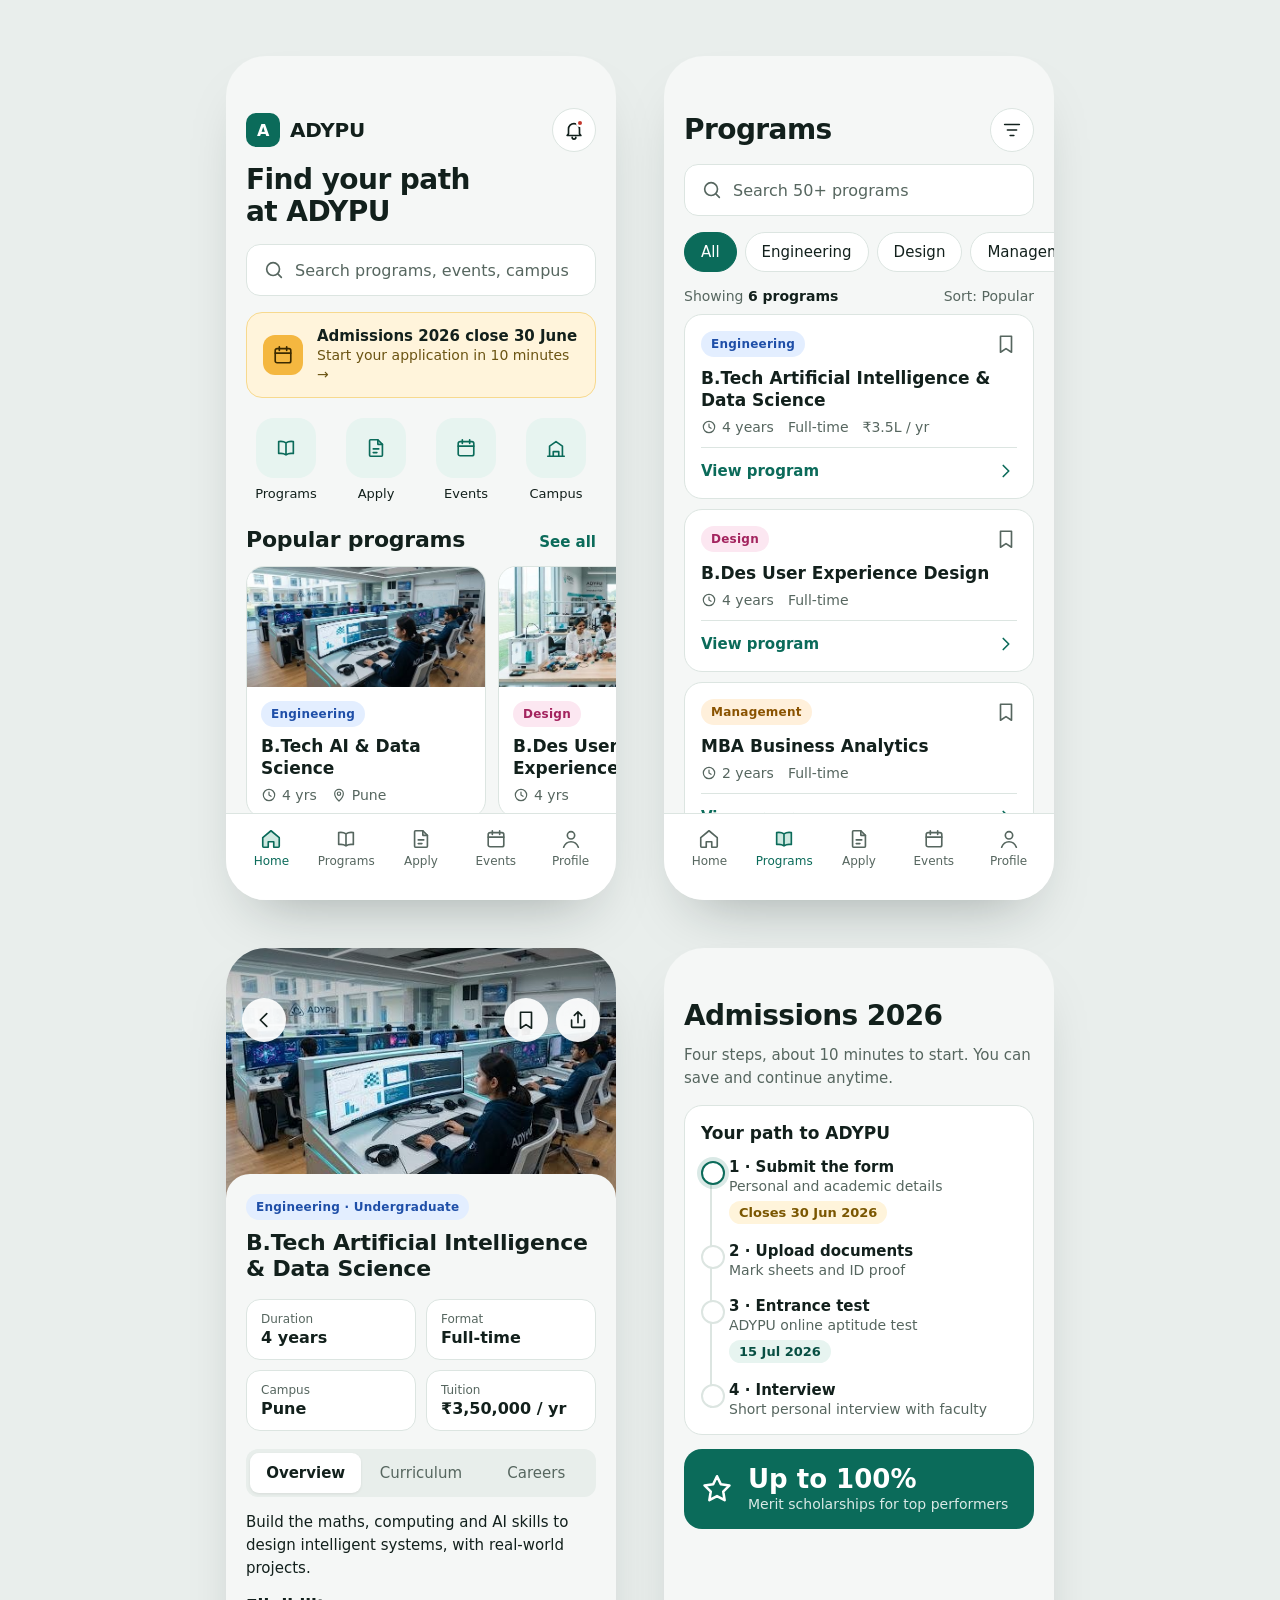
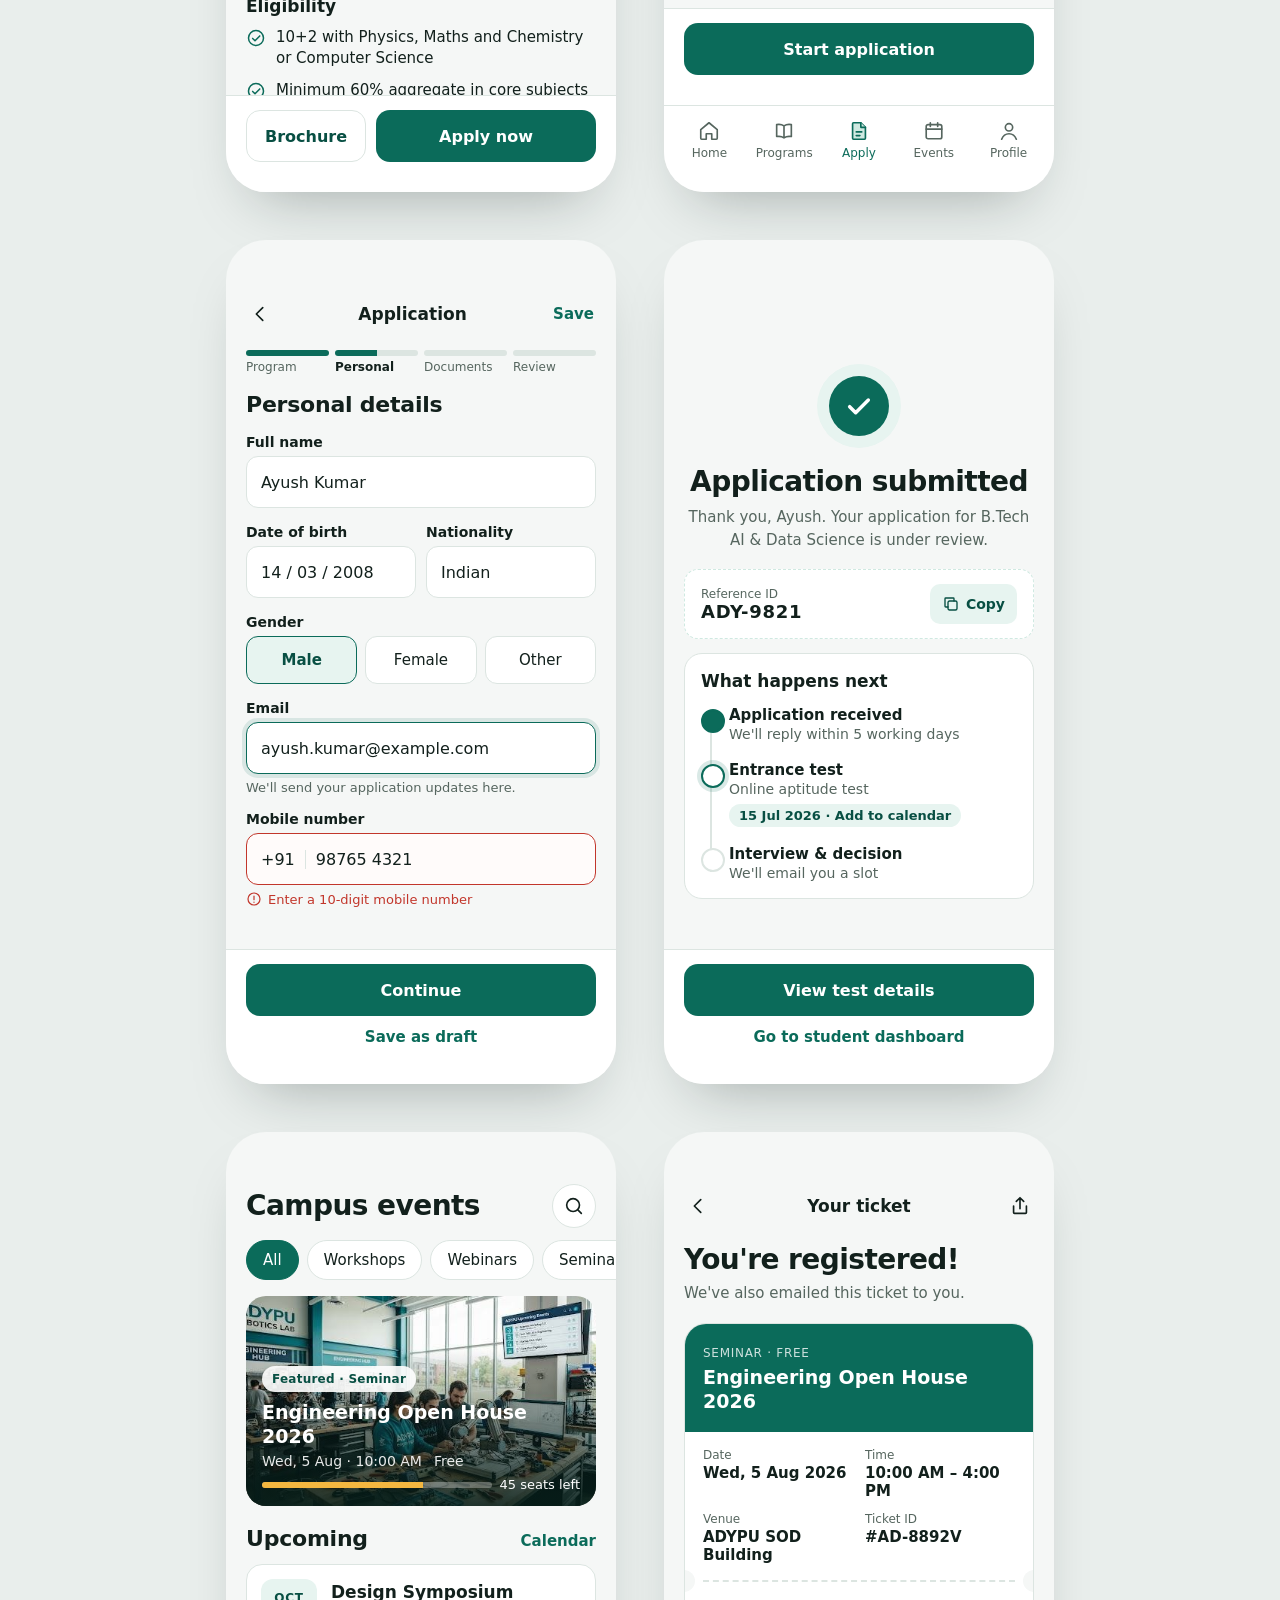
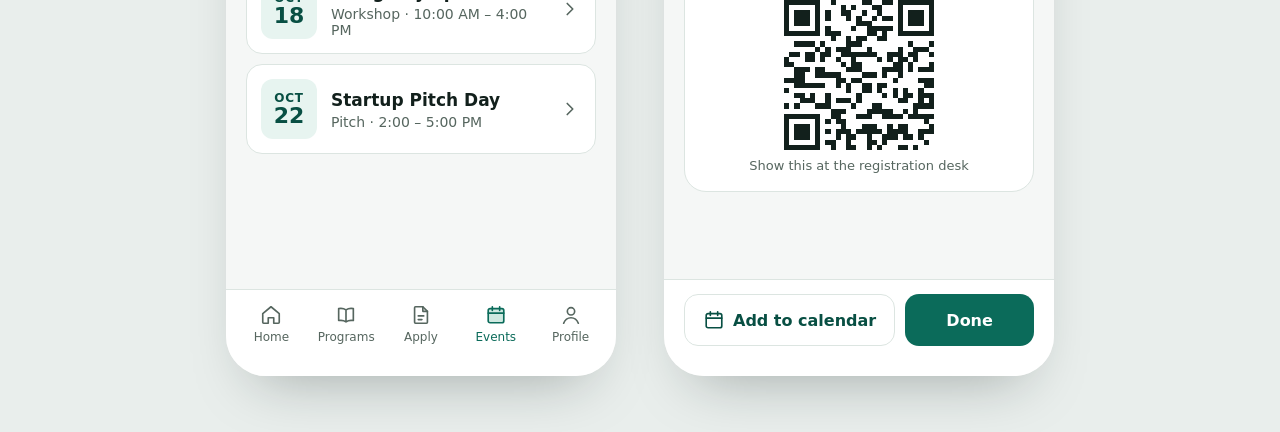
<file: figma-source/adypu-v2/index.html>
<!doctype html>
<html lang="en">
<head>
<meta charset="utf-8">
<meta name="viewport" content="width=device-width, initial-scale=1">
<title>ADYPU App — Redesigned screens</title>
<style>
:root{
  --g:#0B6B5A; --g2:#084F43; --mint:#E7F4F0; --mint2:#CFE9E1; --bg:#F5F7F6; --s:#FFFFFF; --t:#12201C; --m:#56665F; --b:#DCE5E1;
  --amber:#F4B740; --amberBg:#FFF4DB; --err:#C2362B; --errBg:#FDECEA;
  --f:"Inter",system-ui,sans-serif; --fd:"Inter Display","Inter",system-ui,sans-serif;
}
*{box-sizing:border-box}
body{margin:0;background:#E9EEEC;font-family:var(--f);color:var(--t);-webkit-font-smoothing:antialiased}
.board{display:flex;flex-wrap:wrap;gap:48px;padding:56px;justify-content:center}
.screen{position:relative;width:390px;height:844px;background:var(--bg);border-radius:40px;overflow:hidden;box-shadow:0 30px 60px -30px rgba(18,32,28,.35);display:flex;flex-direction:column}
.scroll{flex:1;overflow:hidden;padding:0 20px}
.top{padding:52px 20px 12px;display:flex;align-items:center;justify-content:space-between;gap:12px}
.logo{display:flex;align-items:center;gap:10px;font-family:var(--fd);font-weight:700;font-size:20px;letter-spacing:-.01em}
.logo i{width:34px;height:34px;border-radius:10px;background:var(--g);color:#fff;display:grid;place-items:center;font-style:normal;font-size:16px}
.icbtn{width:44px;height:44px;border-radius:50%;background:var(--s);border:1px solid var(--b);display:grid;place-items:center;position:relative;flex:none}
.icbtn .dot{position:absolute;top:10px;right:11px;width:8px;height:8px;border-radius:50%;background:var(--err);border:2px solid #fff}
svg.i{width:22px;height:22px;stroke:currentColor;fill:none;stroke-width:1.8;stroke-linecap:round;stroke-linejoin:round;flex:none}
h1{font-family:var(--fd);font-size:28px;line-height:1.15;letter-spacing:-.02em;margin:0 0 16px;font-weight:700}
h2{font-family:var(--fd);font-size:22px;line-height:1.2;letter-spacing:-.01em;margin:0;font-weight:700}
h3{font-size:17px;margin:0;font-weight:600;line-height:1.3}
.sub{font-size:15px;color:var(--m);line-height:1.5;margin:0}
.search{display:flex;align-items:center;gap:10px;height:52px;padding:0 16px;border-radius:14px;background:var(--s);border:1px solid var(--b);color:var(--m);font-size:16px}
.sechead{display:flex;justify-content:space-between;align-items:baseline;margin:26px 0 12px}
.sechead a{font-size:15px;font-weight:600;color:var(--g);text-decoration:none}
.banner{display:flex;align-items:center;gap:14px;margin-top:16px;padding:14px 16px;border-radius:16px;background:var(--amberBg);border:1px solid #F7D98E}
.banner .ic{width:40px;height:40px;border-radius:12px;background:var(--amber);display:grid;place-items:center;color:#3A2A00;flex:none}
.banner b{display:block;font-size:15px}
.banner span{font-size:14px;color:#6B5413}
.quick{display:grid;grid-template-columns:repeat(4,1fr);gap:10px;margin-top:20px}
.qa{display:flex;flex-direction:column;align-items:center;gap:8px;font-size:13px;font-weight:500;text-align:center}
.qa i{width:60px;height:60px;border-radius:18px;background:var(--mint);color:var(--g);display:grid;place-items:center}
.hscroll{display:flex;gap:12px;margin-right:-20px}
.pcard{flex:none;width:240px;border-radius:18px;background:var(--s);border:1px solid var(--b);overflow:hidden}
.pcard img{width:100%;height:120px;object-fit:cover;display:block}
.pcard .in{padding:14px}
.tag{display:inline-flex;align-items:center;height:26px;padding:0 10px;border-radius:999px;font-size:12px;font-weight:600;letter-spacing:.02em}
.t-eng{background:#E3EEFF;color:#1F4FA8}.t-des{background:#FCE7F1;color:#A3245E}.t-man{background:#FFF0DB;color:#8A5300}.t-law{background:#EDE7FB;color:#5B3BA8}
.facts{display:flex;gap:14px;margin-top:8px;font-size:14px;color:var(--m)}
.facts span{display:inline-flex;align-items:center;gap:5px}
.facts svg.i{width:16px;height:16px}
.evrow{display:flex;gap:14px;align-items:center;padding:14px;border-radius:16px;background:var(--s);border:1px solid var(--b);margin-bottom:10px}
.date{width:56px;height:60px;border-radius:12px;background:var(--mint);color:var(--g2);display:flex;flex-direction:column;align-items:center;justify-content:center;flex:none}
.date small{font-size:12px;font-weight:600;letter-spacing:.06em}
.date b{font-family:var(--fd);font-size:22px;line-height:1}
.evrow .meta{font-size:14px;color:var(--m);margin-top:3px}
.evrow .chev{margin-left:auto;color:var(--m)}
.nav{display:grid;grid-template-columns:repeat(5,1fr);padding:8px 8px 26px;background:var(--s);border-top:1px solid var(--b)}
.nav a{display:flex;flex-direction:column;align-items:center;gap:4px;font-size:12px;font-weight:500;color:var(--m);text-decoration:none;padding:6px 0;min-height:52px}
.nav a.on{color:var(--g)}
.nav a.on svg.i{fill:var(--mint2)}
.chips{display:flex;gap:8px;margin:16px -20px 0 0;overflow:hidden}
.chip{flex:none;height:40px;padding:0 16px;border-radius:999px;border:1px solid var(--b);background:var(--s);display:inline-flex;align-items:center;gap:6px;font-size:15px;font-weight:500}
.chip.on{background:var(--g);border-color:var(--g);color:#fff}
.chip small{font-size:12px;opacity:.75}
.count{font-size:14px;color:var(--m);margin:16px 0 10px;display:flex;justify-content:space-between;align-items:center}
.count b{color:var(--t)}
.lcard{padding:16px;border-radius:18px;background:var(--s);border:1px solid var(--b);margin-bottom:10px}
.lcard .row{display:flex;justify-content:space-between;align-items:center}
.lcard h3{margin:10px 0 0}
.lcard .facts{margin-top:8px}
.lcard .foot{display:flex;justify-content:space-between;align-items:center;margin-top:12px;padding-top:12px;border-top:1px solid var(--b);font-size:15px;font-weight:600;color:var(--g)}
.save{color:var(--m)}
.hero{position:relative;height:250px}
.hero img{width:100%;height:100%;object-fit:cover;display:block}
.hero::after{content:"";position:absolute;inset:0;background:linear-gradient(180deg,rgba(0,0,0,.35),rgba(0,0,0,0) 40%)}
.hero .bar{position:absolute;top:50px;left:16px;right:16px;display:flex;justify-content:space-between;z-index:1}
.hero .icbtn{background:rgba(255,255,255,.92);border:0}
.sheet{position:relative;margin-top:-24px;background:var(--bg);border-radius:24px 24px 0 0;padding:20px 20px 0;flex:1;overflow:hidden}
.kf{display:grid;grid-template-columns:1fr 1fr;gap:10px;margin-top:16px}
.kf div{padding:12px 14px;border-radius:14px;background:var(--s);border:1px solid var(--b)}
.kf small{display:block;font-size:12px;color:var(--m);margin-bottom:2px}
.kf b{font-size:16px}
.tabs{display:flex;gap:4px;margin-top:18px;padding:4px;border-radius:12px;background:#E8EEEB}
.tabs span{flex:1;height:40px;display:grid;place-items:center;font-size:15px;font-weight:500;border-radius:9px;color:var(--m)}
.tabs span.on{background:var(--s);color:var(--t);font-weight:600;box-shadow:0 1px 3px rgba(0,0,0,.08)}
.para{font-size:15px;line-height:1.55;color:var(--t);margin:14px 0 0}
.check{display:flex;gap:10px;align-items:flex-start;font-size:15px;line-height:1.45;margin-top:10px}
.check svg.i{color:var(--g);width:20px;height:20px;margin-top:1px}
.cta{display:flex;align-items:center;gap:10px;padding:14px 20px 30px;background:var(--s);border-top:1px solid var(--b)}
.btn{height:52px;border-radius:14px;display:inline-flex;align-items:center;justify-content:center;gap:8px;font-size:16px;font-weight:600;border:0;padding:0 18px}
.btn.p{background:var(--g);color:#fff;flex:1}
.btn.s{background:var(--s);color:var(--g2);border:1.5px solid var(--b)}
.btn.full{width:100%;flex:none}
.cta .btn{flex-shrink:0}
.ghost{display:block;text-align:center;font-size:15px;font-weight:600;color:var(--g);margin-top:12px;padding:8px}
.appbar{padding:52px 12px 8px;display:flex;align-items:center;gap:6px}
.appbar .ttl{flex:1;font-size:17px;font-weight:600;text-align:center}
.appbar .lnk{font-size:15px;font-weight:600;color:var(--g);padding:0 10px;height:44px;display:grid;place-items:center}
.icplain{width:44px;height:44px;display:grid;place-items:center}
.steps{display:grid;grid-template-columns:repeat(4,1fr);gap:6px;margin:6px 0 4px}
.steps i{display:block;height:6px;border-radius:3px;background:var(--b)}
.steps i.done{background:var(--g)}.steps i.cur{background:linear-gradient(90deg,var(--g) 50%,var(--b) 50%)}
.steplbl{display:grid;grid-template-columns:repeat(4,1fr);gap:6px;font-size:12px;color:var(--m);margin-bottom:18px}
.steplbl span.on{color:var(--t);font-weight:600}
.field{margin-top:16px}
.field label{display:block;font-size:14px;font-weight:600;margin-bottom:6px}
.input{height:52px;border-radius:12px;background:var(--s);border:1.5px solid var(--b);display:flex;align-items:center;padding:0 14px;font-size:16px;gap:10px}
.input.filled{color:var(--t)}.input.ph{color:#8A9993}
.input.focus{border-color:var(--g);box-shadow:0 0 0 4px rgba(11,107,90,.12)}
.input.error{border-color:var(--err);background:#FFFBFA}
.input .pre{padding-right:10px;border-right:1px solid var(--b);color:var(--t);font-weight:500}
.help{font-size:13px;color:var(--m);margin-top:6px}
.errtxt{font-size:13px;color:var(--err);margin-top:6px;display:flex;gap:6px;align-items:center;font-weight:500}
.errtxt svg.i{width:16px;height:16px}
.seg{display:grid;grid-template-columns:repeat(3,1fr);gap:8px}
.seg span{height:48px;border-radius:12px;border:1.5px solid var(--b);background:var(--s);display:grid;place-items:center;font-size:15px;font-weight:500}
.seg span.on{border-color:var(--g);background:var(--mint);color:var(--g2);font-weight:600}
.two{display:grid;grid-template-columns:1fr 1fr;gap:10px}
.timeline{position:relative;margin-top:14px;padding-left:28px}
.timeline::before{content:"";position:absolute;left:9px;top:10px;bottom:10px;width:2px;background:var(--b)}
.tl{position:relative;padding-bottom:18px}
.tl::before{content:"";position:absolute;left:-28px;top:3px;width:20px;height:20px;border-radius:50%;background:var(--s);border:2px solid var(--b)}
.tl.done::before{background:var(--g);border-color:var(--g)}
.tl.next::before{border-color:var(--g);box-shadow:0 0 0 4px rgba(11,107,90,.15)}
.tl b{display:block;font-size:15px}
.tl span{font-size:14px;color:var(--m)}
.tl .when{display:inline-block;margin-top:6px;font-size:13px;font-weight:600;color:var(--g2);background:var(--mint);padding:4px 10px;border-radius:999px}
.tl .when.warn{background:var(--amberBg);color:#7A5600}
.card{padding:16px;border-radius:18px;background:var(--s);border:1px solid var(--b);margin-top:14px}
.schol{display:flex;gap:14px;align-items:center;padding:16px;border-radius:18px;background:var(--g);color:#fff;margin-top:14px}
.schol b{font-family:var(--fd);font-size:26px;display:block;line-height:1.1}
.schol span{font-size:14px;opacity:.85}
.success{display:flex;flex-direction:column;align-items:center;text-align:center;padding-top:20px}
.tick{width:84px;height:84px;border-radius:50%;background:var(--mint);display:grid;place-items:center;margin-bottom:18px}
.tick i{width:60px;height:60px;border-radius:50%;background:var(--g);display:grid;place-items:center;color:#fff}
.ref{display:flex;align-items:center;justify-content:space-between;padding:14px 16px;border-radius:14px;background:var(--s);border:1.5px dashed var(--mint2);margin-top:18px}
.ref small{display:block;font-size:12px;color:var(--m)}
.ref b{font-size:18px;letter-spacing:.04em}
.copy{display:inline-flex;align-items:center;gap:6px;height:40px;padding:0 12px;border-radius:10px;background:var(--mint);color:var(--g2);font-size:14px;font-weight:600}
.feat{position:relative;border-radius:20px;overflow:hidden;margin-top:16px;height:210px;color:#fff}
.feat img{width:100%;height:100%;object-fit:cover}
.feat::after{content:"";position:absolute;inset:0;background:linear-gradient(180deg,rgba(0,0,0,0) 25%,rgba(6,30,25,.88))}
.feat .in{position:absolute;left:16px;right:16px;bottom:14px;z-index:1}
.feat .tag{background:rgba(255,255,255,.9);color:var(--g2)}
.feat h3{font-size:19px;margin-top:8px}
.feat .meta{font-size:14px;opacity:.9;margin-top:4px;display:flex;gap:12px}
.seats{display:flex;align-items:center;gap:8px;margin-top:8px;font-size:13px}
.seats .barx{flex:1;height:6px;border-radius:3px;background:rgba(255,255,255,.3);overflow:hidden}
.seats .barx i{display:block;height:100%;width:70%;background:var(--amber)}
.ticket{margin-top:18px;border-radius:22px;background:var(--s);border:1px solid var(--b);overflow:hidden}
.ticket .tt{padding:18px;background:var(--g);color:#fff}
.ticket .tt small{font-size:12px;opacity:.8;letter-spacing:.06em;text-transform:uppercase}
.ticket .tt h3{font-size:19px;margin-top:4px}
.ticket .perf{position:relative;height:0;border-top:2px dashed var(--b);margin:0 18px}
.ticket .perf::before,.ticket .perf::after{content:"";position:absolute;top:-12px;width:22px;height:22px;border-radius:50%;background:var(--bg)}
.ticket .perf::before{left:-30px}.ticket .perf::after{right:-30px}
.ticket .qr{display:flex;flex-direction:column;align-items:center;padding:18px}
.ticket .qr small{font-size:13px;color:var(--m);margin-top:8px}
.ticket dl{display:grid;grid-template-columns:1fr 1fr;gap:12px;padding:16px 18px;margin:0}
.ticket dt{font-size:12px;color:var(--m)}.ticket dd{margin:2px 0 0;font-size:15px;font-weight:600}
.label{position:absolute;top:-34px;left:0;font-size:14px;font-weight:600;color:#3A4A44}
.wrapS{position:relative}
</style>
</head>
<body>
<svg width="0" height="0" style="position:absolute">
  <defs>
    <symbol id="home" viewBox="0 0 24 24"><path d="M3 10.5 12 3l9 7.5V20a1 1 0 0 1-1 1h-5v-6H9v6H4a1 1 0 0 1-1-1z"/></symbol>
    <symbol id="book" viewBox="0 0 24 24"><path d="M12 6.5C10 5 7 4.5 4 5v13c3-.5 6 0 8 1.5 2-1.5 5-2 8-1.5V5c-3-.5-6 0-8 1.5zM12 6.5v13"/></symbol>
    <symbol id="apply" viewBox="0 0 24 24"><path d="M14 3H6a1 1 0 0 0-1 1v16a1 1 0 0 0 1 1h12a1 1 0 0 0 1-1V8z"/><path d="M14 3v5h5M9 13h6M9 17h4"/></symbol>
    <symbol id="cal" viewBox="0 0 24 24"><rect x="3.5" y="5" width="17" height="15.5" rx="2"/><path d="M3.5 10h17M8 3v4M16 3v4"/></symbol>
    <symbol id="user" viewBox="0 0 24 24"><circle cx="12" cy="8" r="4"/><path d="M4 21c1.5-4 4.5-6 8-6s6.5 2 8 6"/></symbol>
    <symbol id="search" viewBox="0 0 24 24"><circle cx="11" cy="11" r="7"/><path d="m20 20-3.5-3.5"/></symbol>
    <symbol id="bell" viewBox="0 0 24 24"><path d="M6 16V11a6 6 0 0 1 12 0v5l1.5 2h-15zM10 20a2 2 0 0 0 4 0"/></symbol>
    <symbol id="clock" viewBox="0 0 24 24"><circle cx="12" cy="12" r="8.5"/><path d="M12 7.5V12l3 2"/></symbol>
    <symbol id="pin" viewBox="0 0 24 24"><path d="M12 21s-6.5-6-6.5-11a6.5 6.5 0 0 1 13 0c0 5-6.5 11-6.5 11z"/><circle cx="12" cy="10" r="2.5"/></symbol>
    <symbol id="chev" viewBox="0 0 24 24"><path d="m9 6 6 6-6 6"/></symbol>
    <symbol id="back" viewBox="0 0 24 24"><path d="M15 5 8 12l7 7"/></symbol>
    <symbol id="share" viewBox="0 0 24 24"><path d="M12 15V3M8 7l4-4 4 4M5 12v7a1 1 0 0 0 1 1h12a1 1 0 0 0 1-1v-7"/></symbol>
    <symbol id="mark" viewBox="0 0 24 24"><path d="M6 3.5h12V21l-6-4-6 4z"/></symbol>
    <symbol id="ok" viewBox="0 0 24 24"><circle cx="12" cy="12" r="9"/><path d="m8 12.5 2.8 2.8L16.5 9.5"/></symbol>
    <symbol id="tick" viewBox="0 0 24 24"><path d="m5 12.5 4.5 4.5L19 7.5"/></symbol>
    <symbol id="alert" viewBox="0 0 24 24"><circle cx="12" cy="12" r="9"/><path d="M12 7.5v5.5M12 16.5v.5"/></symbol>
    <symbol id="copy" viewBox="0 0 24 24"><rect x="8" y="8" width="12" height="12" rx="2"/><path d="M16 8V5a1 1 0 0 0-1-1H5a1 1 0 0 0-1 1v10a1 1 0 0 0 1 1h3"/></symbol>
    <symbol id="campus" viewBox="0 0 24 24"><path d="M3 21h18M5 21V10l7-5 7 5v11M9 21v-5h6v5"/></symbol>
    <symbol id="star" viewBox="0 0 24 24"><path d="m12 3 2.7 5.6 6.1.9-4.4 4.3 1 6.1L12 17l-5.4 2.9 1-6.1L3.2 9.5l6.1-.9z"/></symbol>
    <symbol id="filter" viewBox="0 0 24 24"><path d="M4 6h16M7 12h10M10 18h4"/></symbol>
  </defs>
</svg>
<div class="board">

<!-- 1 HOME -->
<div class="screen" id="s-home">
  <div class="top"><span class="logo"><i>A</i>ADYPU</span><span class="icbtn"><svg class="i"><use href="#bell"/></svg><span class="dot"></span></span></div>
  <div class="scroll">
    <h1>Find your path<br>at ADYPU</h1>
    <div class="search"><svg class="i"><use href="#search"/></svg>Search programs, events, campus</div>
    <div class="banner"><span class="ic"><svg class="i"><use href="#cal"/></svg></span><div><b>Admissions 2026 close 30 June</b><span>Start your application in 10 minutes →</span></div></div>
    <div class="quick">
      <div class="qa"><i><svg class="i"><use href="#book"/></svg></i>Programs</div>
      <div class="qa"><i><svg class="i"><use href="#apply"/></svg></i>Apply</div>
      <div class="qa"><i><svg class="i"><use href="#cal"/></svg></i>Events</div>
      <div class="qa"><i><svg class="i"><use href="#campus"/></svg></i>Campus</div>
    </div>
    <div class="sechead"><h2>Popular programs</h2><a>See all</a></div>
    <div class="hscroll">
      <div class="pcard"><img src="img/complab.jpg" alt=""><div class="in"><span class="tag t-eng">Engineering</span><h3 style="margin-top:8px">B.Tech AI &amp; Data Science</h3><div class="facts"><span><svg class="i"><use href="#clock"/></svg>4 yrs</span><span><svg class="i"><use href="#pin"/></svg>Pune</span></div></div></div>
      <div class="pcard"><img src="img/lab.jpg" alt=""><div class="in"><span class="tag t-des">Design</span><h3 style="margin-top:8px">B.Des User Experience</h3><div class="facts"><span><svg class="i"><use href="#clock"/></svg>4 yrs</span></div></div></div>
    </div>
  </div>
  <nav class="nav"><a class="on"><svg class="i"><use href="#home"/></svg>Home</a><a><svg class="i"><use href="#book"/></svg>Programs</a><a><svg class="i"><use href="#apply"/></svg>Apply</a><a><svg class="i"><use href="#cal"/></svg>Events</a><a><svg class="i"><use href="#user"/></svg>Profile</a></nav>
</div>

<!-- 2 PROGRAMS -->
<div class="screen" id="s-programs">
  <div class="top"><h1 style="margin:0">Programs</h1><span class="icbtn"><svg class="i"><use href="#filter"/></svg></span></div>
  <div class="scroll">
    <div class="search"><svg class="i"><use href="#search"/></svg>Search 50+ programs</div>
    <div class="chips"><span class="chip on">All</span><span class="chip">Engineering</span><span class="chip">Design</span><span class="chip">Management</span><span class="chip">Law</span></div>
    <div class="count"><span>Showing <b>6 programs</b></span><span>Sort: Popular</span></div>
    <div class="lcard"><div class="row"><span class="tag t-eng">Engineering</span><svg class="i save"><use href="#mark"/></svg></div><h3>B.Tech Artificial Intelligence &amp; Data Science</h3><div class="facts"><span><svg class="i"><use href="#clock"/></svg>4 years</span><span>Full-time</span><span>₹3.5L / yr</span></div><div class="foot">View program<svg class="i"><use href="#chev"/></svg></div></div>
    <div class="lcard"><div class="row"><span class="tag t-des">Design</span><svg class="i save"><use href="#mark"/></svg></div><h3>B.Des User Experience Design</h3><div class="facts"><span><svg class="i"><use href="#clock"/></svg>4 years</span><span>Full-time</span></div><div class="foot">View program<svg class="i"><use href="#chev"/></svg></div></div>
    <div class="lcard"><div class="row"><span class="tag t-man">Management</span><svg class="i save"><use href="#mark"/></svg></div><h3>MBA Business Analytics</h3><div class="facts"><span><svg class="i"><use href="#clock"/></svg>2 years</span><span>Full-time</span></div><div class="foot">View program<svg class="i"><use href="#chev"/></svg></div></div>
  </div>
  <nav class="nav"><a><svg class="i"><use href="#home"/></svg>Home</a><a class="on"><svg class="i"><use href="#book"/></svg>Programs</a><a><svg class="i"><use href="#apply"/></svg>Apply</a><a><svg class="i"><use href="#cal"/></svg>Events</a><a><svg class="i"><use href="#user"/></svg>Profile</a></nav>
</div>

<!-- 3 PROGRAM DETAIL -->
<div class="screen" id="s-detail">
  <div class="hero"><img src="img/complab.jpg" alt=""><div class="bar"><span class="icbtn"><svg class="i"><use href="#back"/></svg></span><span style="display:flex;gap:8px"><span class="icbtn"><svg class="i"><use href="#mark"/></svg></span><span class="icbtn"><svg class="i"><use href="#share"/></svg></span></span></div></div>
  <div class="sheet">
    <span class="tag t-eng">Engineering · Undergraduate</span>
    <h2 style="margin-top:10px">B.Tech Artificial Intelligence &amp; Data Science</h2>
    <div class="kf"><div><small>Duration</small><b>4 years</b></div><div><small>Format</small><b>Full-time</b></div><div><small>Campus</small><b>Pune</b></div><div><small>Tuition</small><b>₹3,50,000 / yr</b></div></div>
    <div class="tabs"><span class="on">Overview</span><span>Curriculum</span><span>Careers</span></div>
    <p class="para">Build the maths, computing and AI skills to design intelligent systems, with real-world projects.</p>
    <h3 style="margin-top:14px">Eligibility</h3>
    <div class="check"><svg class="i"><use href="#ok"/></svg>10+2 with Physics, Maths and Chemistry or Computer Science</div>
    <div class="check"><svg class="i"><use href="#ok"/></svg>Minimum 60% aggregate in core subjects</div>
  </div>
  <div class="cta"><span class="btn s">Brochure</span><span class="btn p">Apply now</span></div>
</div>

<!-- 4 ADMISSIONS -->
<div class="screen" id="s-admissions">
  <div class="top"><h1 style="margin:0">Admissions 2026</h1></div>
  <div class="scroll">
    <p class="sub">Four steps, about 10 minutes to start. You can save and continue anytime.</p>
    <div class="card" style="margin-top:16px">
      <h3>Your path to ADYPU</h3>
      <div class="timeline">
        <div class="tl next"><b>1 · Submit the form</b><span>Personal and academic details</span><br><span class="when warn">Closes 30 Jun 2026</span></div>
        <div class="tl"><b>2 · Upload documents</b><span>Mark sheets and ID proof</span></div>
        <div class="tl"><b>3 · Entrance test</b><span>ADYPU online aptitude test</span><br><span class="when">15 Jul 2026</span></div>
        <div class="tl" style="padding-bottom:0"><b>4 · Interview</b><span>Short personal interview with faculty</span></div>
      </div>
    </div>
    <div class="schol"><svg class="i" style="width:34px;height:34px"><use href="#star"/></svg><div><b>Up to 100%</b><span>Merit scholarships for top performers</span></div></div>
  </div>
  <div class="cta"><span class="btn p">Start application</span></div>
  <nav class="nav"><a><svg class="i"><use href="#home"/></svg>Home</a><a><svg class="i"><use href="#book"/></svg>Programs</a><a class="on"><svg class="i"><use href="#apply"/></svg>Apply</a><a><svg class="i"><use href="#cal"/></svg>Events</a><a><svg class="i"><use href="#user"/></svg>Profile</a></nav>
</div>

<!-- 5 FORM -->
<div class="screen" id="s-form">
  <div class="appbar"><span class="icplain"><svg class="i"><use href="#back"/></svg></span><span class="ttl">Application</span><span class="lnk">Save</span></div>
  <div class="scroll">
    <div class="steps"><i class="done"></i><i class="cur"></i><i></i><i></i></div>
    <div class="steplbl"><span>Program</span><span class="on">Personal</span><span>Documents</span><span>Review</span></div>
    <h2>Personal details</h2>
    <div class="field"><label>Full name</label><div class="input filled">Ayush Kumar</div></div>
    <div class="two">
      <div class="field"><label>Date of birth</label><div class="input filled">14 / 03 / 2008</div></div>
      <div class="field"><label>Nationality</label><div class="input filled">Indian</div></div>
    </div>
    <div class="field"><label>Gender</label><div class="seg"><span class="on">Male</span><span>Female</span><span>Other</span></div></div>
    <div class="field"><label>Email</label><div class="input focus filled">ayush.kumar@example.com</div><p class="help">We'll send your application updates here.</p></div>
    <div class="field"><label>Mobile number</label><div class="input error filled"><span class="pre">+91</span>98765 4321</div><p class="errtxt"><svg class="i"><use href="#alert"/></svg>Enter a 10-digit mobile number</p></div>
  </div>
  <div class="cta" style="flex-direction:column;gap:0"><span class="btn p full">Continue</span><span class="ghost" style="margin-top:4px">Save as draft</span></div>
</div>

<!-- 6 SUBMITTED -->
<div class="screen" id="s-submitted">
  <div class="appbar"><span class="icplain"></span><span class="ttl"></span><span class="icplain"></span></div>
  <div class="scroll">
    <div class="success">
      <div class="tick"><i><svg class="i" style="width:32px;height:32px;stroke-width:2.6"><use href="#tick"/></svg></i></div>
      <h1 style="margin-bottom:8px">Application submitted</h1>
      <p class="sub">Thank you, Ayush. Your application for B.Tech AI &amp; Data Science is under review.</p>
    </div>
    <div class="ref"><div><small>Reference ID</small><b>ADY-9821</b></div><span class="copy"><svg class="i" style="width:18px;height:18px"><use href="#copy"/></svg>Copy</span></div>
    <div class="card">
      <h3>What happens next</h3>
      <div class="timeline">
        <div class="tl done"><b>Application received</b><span>We'll reply within 5 working days</span></div>
        <div class="tl next"><b>Entrance test</b><span>Online aptitude test</span><br><span class="when">15 Jul 2026 · Add to calendar</span></div>
        <div class="tl" style="padding-bottom:0"><b>Interview &amp; decision</b><span>We'll email you a slot</span></div>
      </div>
    </div>
  </div>
  <div class="cta" style="flex-direction:column;gap:0"><span class="btn p full">View test details</span><span class="ghost" style="margin-top:4px">Go to student dashboard</span></div>
</div>

<!-- 7 EVENTS -->
<div class="screen" id="s-events">
  <div class="top"><h1 style="margin:0">Campus events</h1><span class="icbtn"><svg class="i"><use href="#search"/></svg></span></div>
  <div class="scroll">
    <div class="chips" style="margin-top:0"><span class="chip on">All</span><span class="chip">Workshops</span><span class="chip">Webinars</span><span class="chip">Seminars</span></div>
    <div class="feat"><img src="img/robotics.jpg" alt=""><div class="in"><span class="tag">Featured · Seminar</span><h3>Engineering Open House 2026</h3><div class="meta"><span>Wed, 5 Aug · 10:00 AM</span><span>Free</span></div><div class="seats"><span class="barx"><i></i></span>45 seats left</div></div></div>
    <div class="sechead" style="margin-top:20px"><h2>Upcoming</h2><a>Calendar</a></div>
    <div class="evrow"><div class="date"><small>OCT</small><b>18</b></div><div><h3>Design Symposium</h3><div class="meta">Workshop · 10:00 AM – 4:00 PM</div></div><svg class="i chev"><use href="#chev"/></svg></div>
    <div class="evrow"><div class="date"><small>OCT</small><b>22</b></div><div><h3>Startup Pitch Day</h3><div class="meta">Pitch · 2:00 – 5:00 PM</div></div><svg class="i chev"><use href="#chev"/></svg></div>
  </div>
  <nav class="nav"><a><svg class="i"><use href="#home"/></svg>Home</a><a><svg class="i"><use href="#book"/></svg>Programs</a><a><svg class="i"><use href="#apply"/></svg>Apply</a><a class="on"><svg class="i"><use href="#cal"/></svg>Events</a><a><svg class="i"><use href="#user"/></svg>Profile</a></nav>
</div>

<!-- 8 TICKET -->
<div class="screen" id="s-ticket">
  <div class="appbar"><span class="icplain"><svg class="i"><use href="#back"/></svg></span><span class="ttl">Your ticket</span><span class="icplain"><svg class="i"><use href="#share"/></svg></span></div>
  <div class="scroll">
    <h1 style="margin:8px 0 6px">You're registered!</h1>
    <p class="sub">We've also emailed this ticket to you.</p>
    <div class="ticket">
      <div class="tt"><small>Seminar · Free</small><h3>Engineering Open House 2026</h3></div>
      <dl><div><dt>Date</dt><dd>Wed, 5 Aug 2026</dd></div><div><dt>Time</dt><dd>10:00 AM – 4:00 PM</dd></div><div><dt>Venue</dt><dd>ADYPU SOD Building</dd></div><div><dt>Ticket ID</dt><dd>#AD-8892V</dd></div></dl>
      <div class="perf"></div>
      <div class="qr"><svg id="qr" width="150" height="150" viewBox="0 0 29 29" shape-rendering="crispEdges" aria-label="Entry QR code"></svg><small>Show this at the registration desk</small></div>
    </div>
  </div>
  <div class="cta"><span class="btn s"><svg class="i"><use href="#cal"/></svg>Add to calendar</span><span class="btn p">Done</span></div>
</div>

</div>
<script>
/* deterministic QR-style pattern (visual placeholder) */
(() => {
  const s = document.getElementById('qr'); let seed = 7, out = '';
  const rnd = () => (seed = (seed * 9301 + 49297) % 233280) / 233280;
  const finder = (x, y) => `<rect x="${x}" y="${y}" width="7" height="7" fill="#12201C"/><rect x="${x+1}" y="${y+1}" width="5" height="5" fill="#fff"/><rect x="${x+2}" y="${y+2}" width="3" height="3" fill="#12201C"/>`;
  const inF = (x, y) => (x < 8 && y < 8) || (x > 20 && y < 8) || (x < 8 && y > 20);
  for (let y = 0; y < 29; y++) for (let x = 0; x < 29; x++) if (!inF(x, y) && rnd() > .52) out += `<rect x="${x}" y="${y}" width="1" height="1" fill="#12201C"/>`;
  s.innerHTML = `<rect width="29" height="29" fill="#fff"/>` + out + finder(0,0) + finder(22,0) + finder(0,22);
})();
</script>
</body>
</html>
</file>
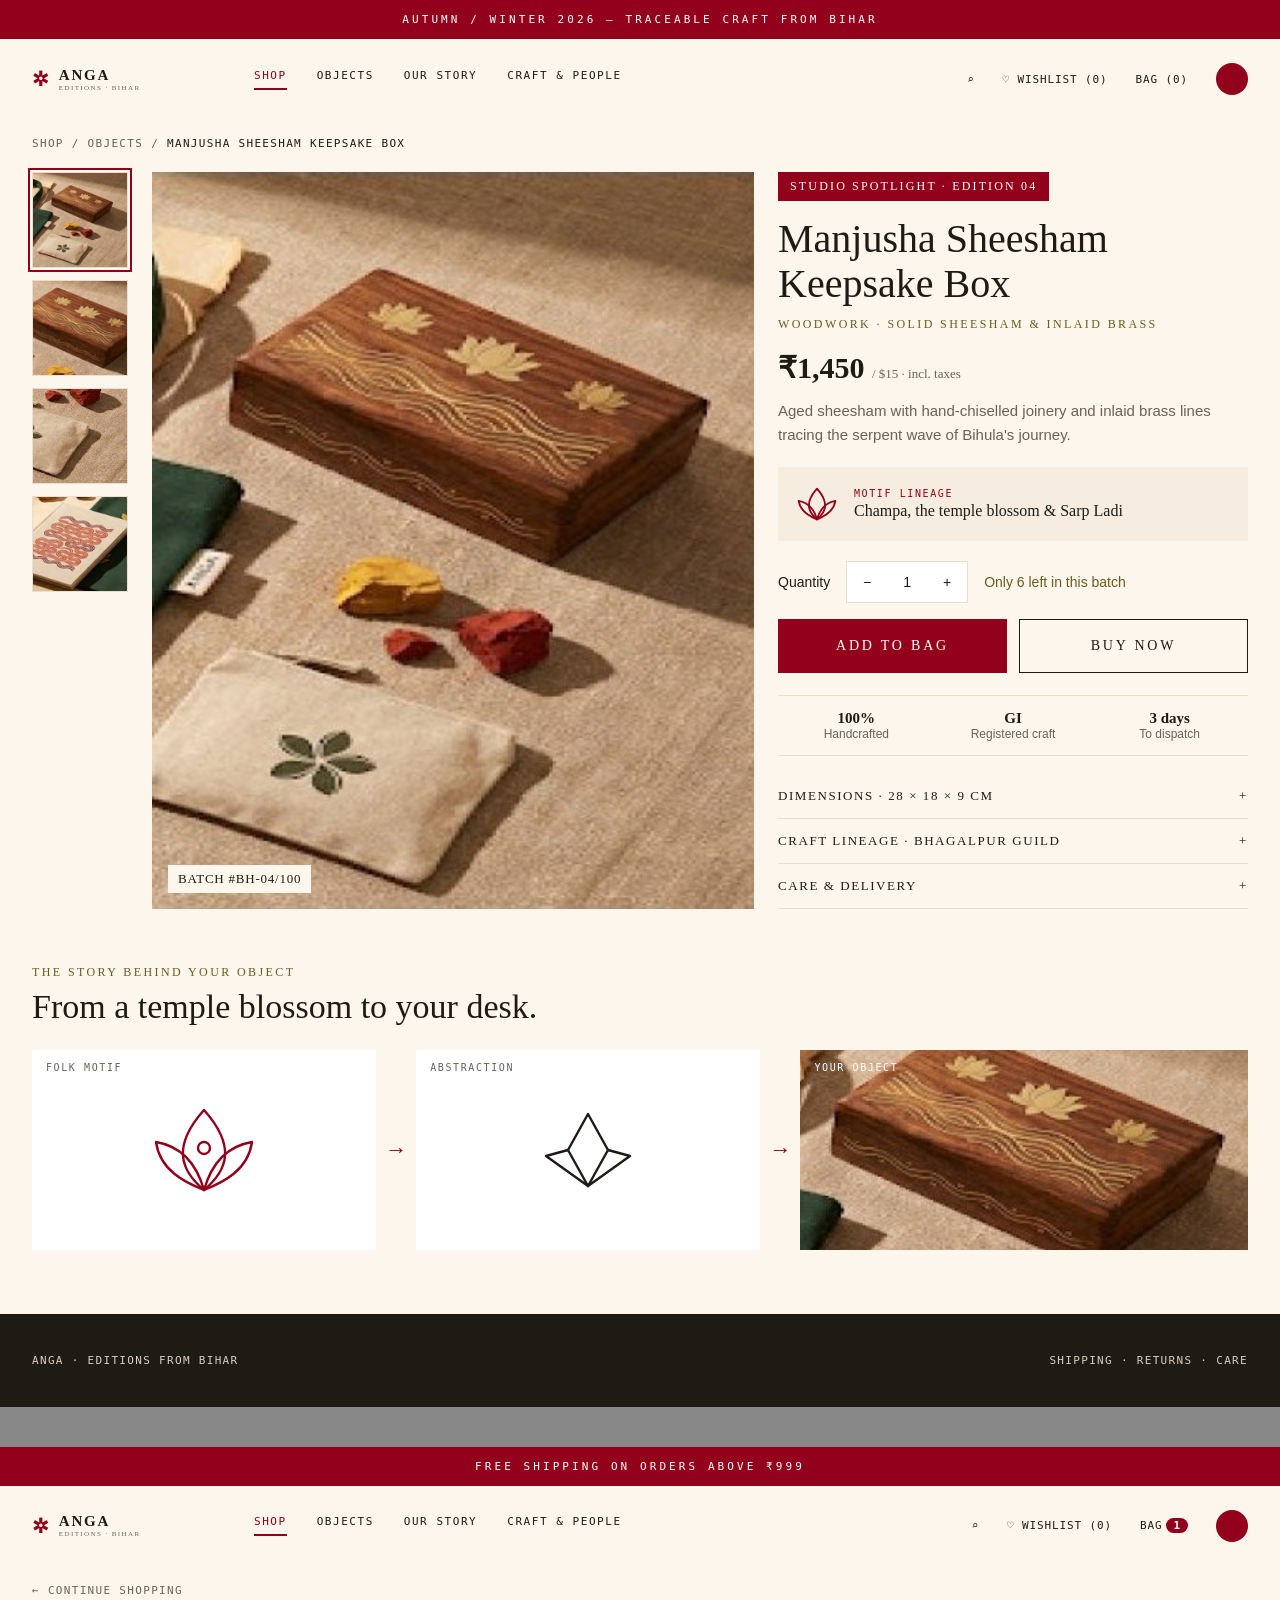
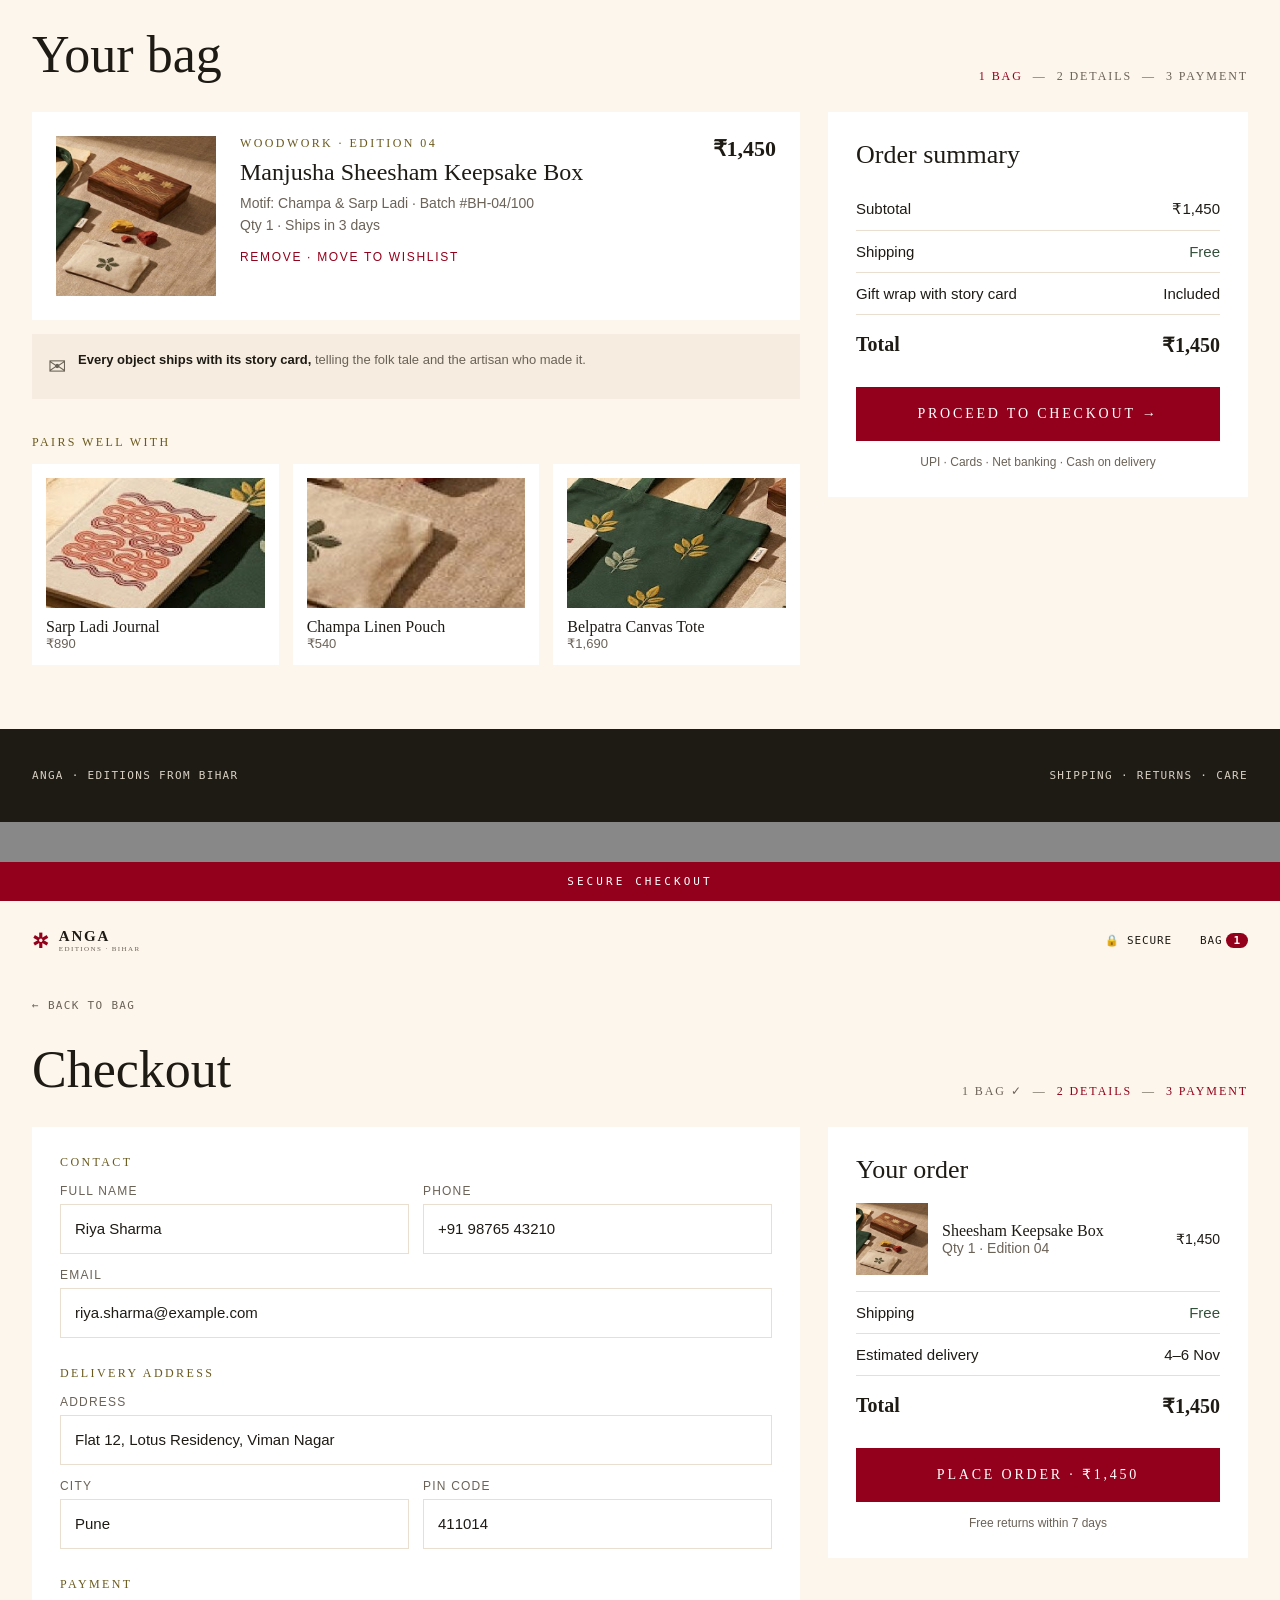
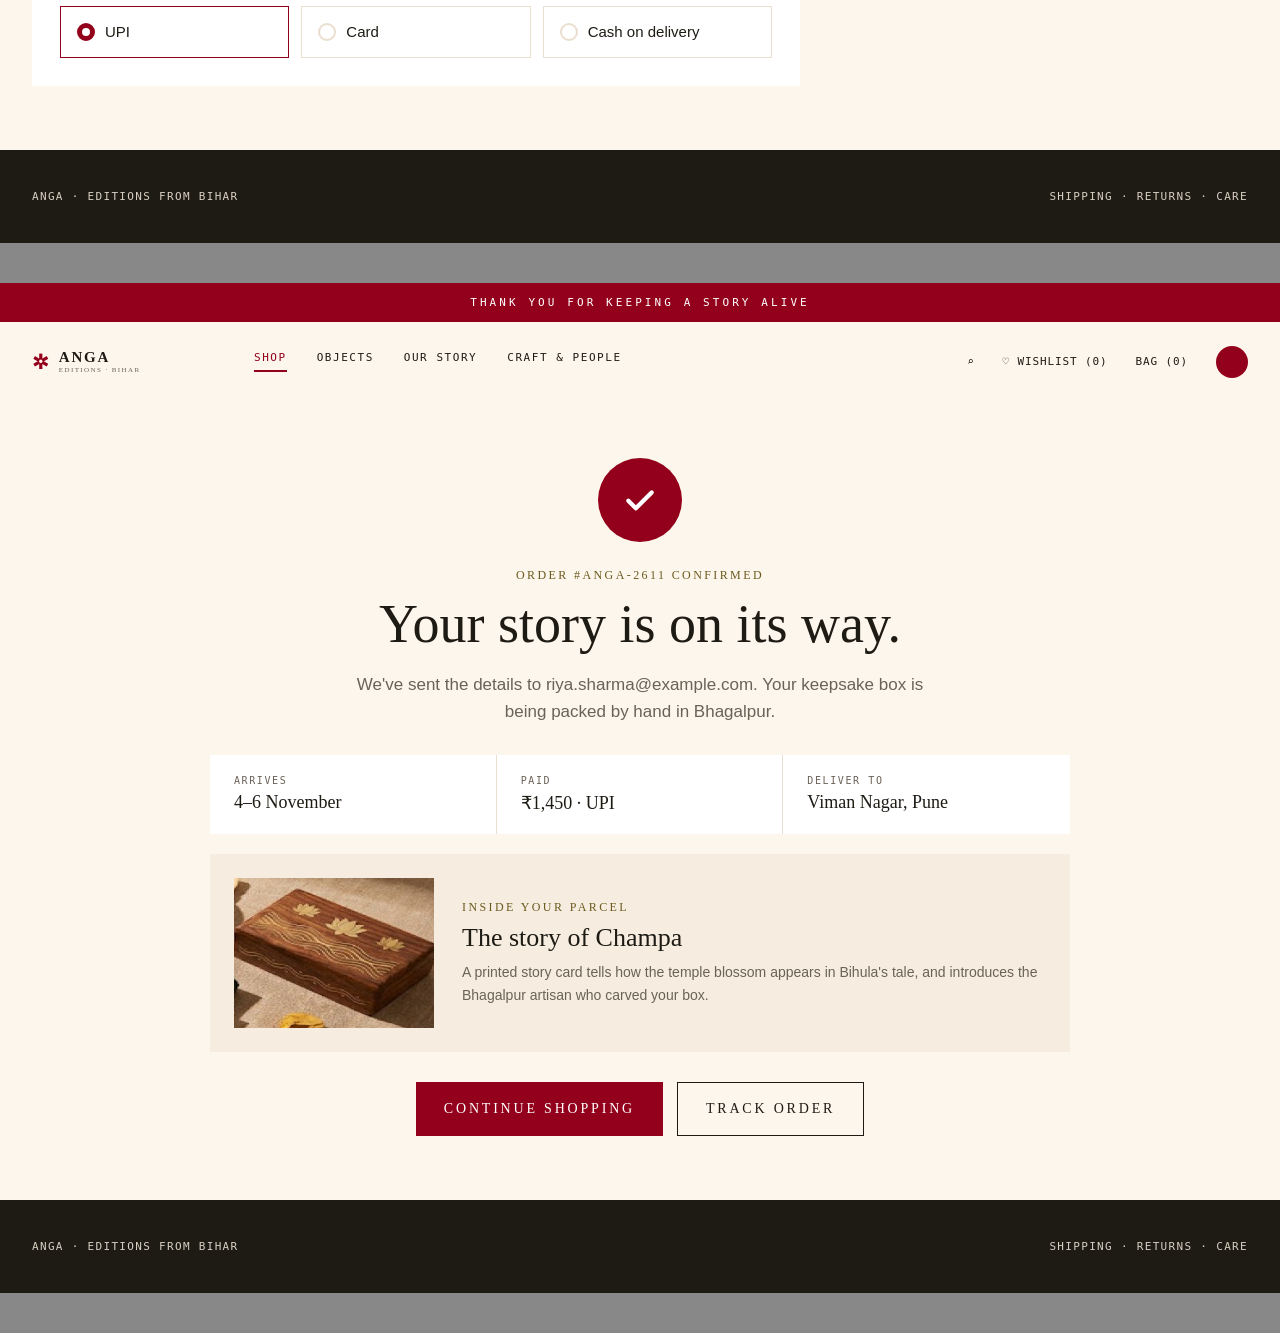
<file: figma-source/manjusha-store/index.html>
<!doctype html>
<html><head><meta charset="utf-8">
<style>
:root{--red:#93001B;--cream:#FDF6EC;--card:#fff;--ink:#1E1B15;--mut:#6B6257;--olive:#6B5A1E;--line:#EADFCF;--sand:#F6EDE0}
*{box-sizing:border-box}body{margin:0;background:#888}
.s{width:1280px;background:var(--cream);color:var(--ink);font-family:Poppins,sans-serif;margin-bottom:40px;position:relative}
img{display:block;max-width:100%}
.ban{background:var(--red);color:#fff;text-align:center;font:500 11px "DejaVu Sans Mono",monospace;letter-spacing:.28em;padding:13px}
.nav{display:flex;align-items:center;height:80px;padding:0 32px;gap:32px}
.logo{display:flex;align-items:center;gap:8px;font:600 15px Lora,serif;letter-spacing:.12em;width:190px}
.logo i{font-style:normal;color:var(--red);font-size:20px}.logo small{display:block;font:7px Poppins;letter-spacing:.2em;color:var(--mut)}
.links{display:flex;gap:30px;font:500 11px "DejaVu Sans Mono",monospace;letter-spacing:.14em;flex:1}
.links .on{color:var(--red);border-bottom:2px solid var(--red);padding-bottom:6px}
.icons{display:flex;gap:28px;align-items:center;font:500 11px "DejaVu Sans Mono",monospace;letter-spacing:.08em}
.av{width:32px;height:32px;border-radius:50%;background:var(--red)}
.bagc{background:var(--red);color:#fff;border-radius:9px;padding:1px 7px;margin-left:4px}
.wrap{padding:0 32px}
.crumb{font:11px "DejaVu Sans Mono",monospace;letter-spacing:.12em;color:var(--mut);padding:18px 0 22px}
.crumb b{color:var(--ink);font-weight:500}
.lab{font:500 12px Poppins;letter-spacing:.2em;text-transform:uppercase;color:var(--olive)}
.tag{display:inline-block;background:var(--red);color:#fff;font:500 12px Poppins;letter-spacing:.18em;text-transform:uppercase;padding:7px 12px}
h1,h2,h3{font-family:Lora,serif;font-weight:500;margin:0}
.btn{display:inline-flex;align-items:center;justify-content:center;gap:10px;height:54px;padding:0 28px;background:var(--red);color:#fff;font:500 14px Poppins;letter-spacing:.2em;text-transform:uppercase}
.btn2{display:inline-flex;align-items:center;justify-content:center;height:54px;padding:0 28px;border:1.5px solid var(--ink);font:500 14px Poppins;letter-spacing:.2em;text-transform:uppercase}
.box{background:var(--card);padding:28px}
.foot{background:var(--ink);color:#d9d0c3;padding:40px 32px;display:flex;justify-content:space-between;font:11px "DejaVu Sans Mono",monospace;letter-spacing:.12em;margin-top:64px}
/* product */
.pdp{display:grid;grid-template-columns:96px 1fr 470px;gap:24px}
.thumbs{display:flex;flex-direction:column;gap:12px}
.thumbs img{width:96px;height:96px;object-fit:cover;border:1px solid var(--line)}
.thumbs img.on{outline:2px solid var(--red);outline-offset:2px}
.main{position:relative;background:#efe4d3;min-height:600px}.main img{position:absolute;inset:0;width:100%;height:100%;object-fit:cover}
.main .bt{position:absolute;left:16px;bottom:16px;background:#FDF6EC;font:500 13px Poppins;letter-spacing:.06em;padding:6px 10px}
.info h1{font-size:40px;line-height:1.12;margin:16px 0 10px}
.price{font:600 30px Lora,serif;margin:18px 0 4px}.price small{font:13px Poppins;color:var(--mut)}
.desc{font-size:15px;line-height:1.6;color:var(--mut);margin:14px 0 20px}
.lin{display:flex;gap:14px;align-items:center;background:var(--sand);padding:14px 16px;margin-bottom:20px}
.lin svg{width:46px;height:46px;flex:none}
.lin small{display:block;font:10px "DejaVu Sans Mono",monospace;letter-spacing:.16em;color:var(--red);margin-bottom:3px}
.lin b{font:500 16px Lora,serif}
.qty{display:flex;align-items:center;gap:16px;margin-bottom:16px;font-size:14px}
.qty span.q{display:inline-flex;border:1px solid var(--line);background:#fff}.qty span.q i{font-style:normal;width:40px;height:40px;display:grid;place-items:center}
.ctas{display:grid;grid-template-columns:1fr 1fr;gap:12px}
.trust{display:grid;grid-template-columns:repeat(3,1fr);margin-top:22px;border-top:1px solid var(--line);border-bottom:1px solid var(--line)}
.trust div{padding:14px 6px;text-align:center;font-size:12px;color:var(--mut)}.trust b{display:block;font:600 15px Lora,serif;color:var(--ink)}
.acc{margin-top:18px}.acc div{display:flex;justify-content:space-between;padding:14px 0;border-bottom:1px solid var(--line);font:500 13px Poppins;letter-spacing:.12em;text-transform:uppercase}
.story{margin-top:56px}
.story h2{font-size:34px;margin:8px 0 24px}
.trace{display:grid;grid-template-columns:1fr 40px 1fr 40px 1.3fr;align-items:center}
.trace .c{background:#fff;height:200px;display:grid;place-items:center;position:relative}
.trace .c small{position:absolute;left:14px;top:12px;font:10px "DejaVu Sans Mono",monospace;letter-spacing:.16em;color:var(--mut)}
.trace .ar{text-align:center;color:var(--red);font-size:22px}
.trace .c img{width:100%;height:200px;object-fit:cover}
.trace svg{width:120px;height:120px}
/* bag */
.ttl{display:flex;justify-content:space-between;align-items:flex-end;margin:6px 0 28px}
.ttl h1{font-size:52px}
.cols{display:grid;grid-template-columns:1fr 420px;gap:28px;align-items:start}
.item{display:grid;grid-template-columns:160px 1fr auto;gap:24px;background:#fff;padding:24px}
.item img{width:160px;height:160px;object-fit:cover}
.item h3{font-size:24px;margin:8px 0 6px}
.item p{margin:0;font-size:14px;color:var(--mut);line-height:1.6}
.sum h3{font-size:26px;margin-bottom:18px}
.row{display:flex;justify-content:space-between;padding:12px 0;font-size:15px;border-bottom:1px solid var(--line)}
.row.t{font:600 20px Lora,serif;border:0;padding-top:18px}
.note{display:flex;gap:12px;background:var(--sand);padding:16px;margin-top:16px;font-size:13px;line-height:1.5;color:var(--mut)}
.note b{color:var(--ink)}
.steps{display:flex;gap:10px;align-items:center;font:500 12px Poppins;letter-spacing:.16em;text-transform:uppercase;color:var(--mut)}
.steps .on{color:var(--red)}.steps i{font-style:normal}
.f{display:grid;grid-template-columns:1fr 1fr;gap:14px}
.fl{display:flex;flex-direction:column;gap:6px;font-size:12px;letter-spacing:.1em;text-transform:uppercase;color:var(--mut)}
.fl span{height:50px;border:1px solid var(--line);background:#fff;display:flex;align-items:center;padding:0 14px;font-size:15px;letter-spacing:0;text-transform:none;color:var(--ink)}
.fl.w{grid-column:1/-1}
.pay{display:grid;grid-template-columns:repeat(3,1fr);gap:12px}
.pay div{border:1px solid var(--line);background:#fff;padding:16px;font-size:15px;display:flex;gap:10px;align-items:center}
.pay div i{width:18px;height:18px;border-radius:50%;border:2px solid var(--line)}
.pay div.on{border-color:var(--red)}.pay div.on i{border:5px solid var(--red)}
.mini{display:grid;grid-template-columns:72px 1fr auto;gap:14px;align-items:center;padding-bottom:16px;border-bottom:1px solid var(--line);font-size:14px}
.mini img{width:72px;height:72px;object-fit:cover}
/* confirm */
.done{max-width:860px;margin:0 auto;text-align:center;padding:56px 0 0}
.chk{width:84px;height:84px;border-radius:50%;background:var(--red);display:grid;place-items:center;margin:0 auto 26px}
.done h1{font-size:54px;line-height:1.08}
.done p.l{font-size:17px;color:var(--mut);line-height:1.6;max-width:600px;margin:18px auto 30px}
.meta{display:grid;grid-template-columns:repeat(3,1fr);background:#fff;text-align:left}
.meta div{padding:20px 24px;border-right:1px solid var(--line)}.meta div:last-child{border:0}
.meta small{display:block;font:10px "DejaVu Sans Mono",monospace;letter-spacing:.16em;color:var(--mut);margin-bottom:6px}
.meta b{font:500 18px Lora,serif}
.card{display:grid;grid-template-columns:200px 1fr;gap:28px;background:var(--sand);text-align:left;margin-top:20px;padding:24px;align-items:center}
.card img{width:200px;height:150px;object-fit:cover}
.card h3{font-size:26px;margin:8px 0}.card p{margin:0;font-size:14px;color:var(--mut);line-height:1.6}
.dbtns{display:flex;gap:14px;justify-content:center;margin-top:30px}
svg.m *{fill:none;stroke:var(--red);stroke-width:2.4;stroke-linecap:round;stroke-linejoin:round}
svg.k *{fill:none;stroke:var(--ink);stroke-width:2.4;stroke-linecap:round;stroke-linejoin:round}
</style></head><body>

<!-- ============ PRODUCT ============ -->
<section class="s" id="product">
  <div class="ban">AUTUMN / WINTER 2026 — TRACEABLE CRAFT FROM BIHAR</div>
  <div class="nav"><div class="logo"><i>✲</i><div>ANGA<small>EDITIONS · BIHAR</small></div></div>
    <div class="links"><span class="on">SHOP</span><span>OBJECTS</span><span>OUR STORY</span><span>CRAFT &amp; PEOPLE</span></div>
    <div class="icons"><span>⌕</span><span>♡ WISHLIST (0)</span><span>BAG (0)</span><span class="av"></span></div></div>
  <div class="wrap">
    <div class="crumb">SHOP / OBJECTS / <b>MANJUSHA SHEESHAM KEEPSAKE BOX</b></div>
    <div class="pdp">
      <div class="thumbs"><img class="on" src="img/main.jpg"><img src="img/t-box.jpg"><img src="img/t-pouch.jpg"><img src="img/t-journal.jpg"></div>
      <div class="main"><img src="img/main.jpg"><span class="bt">BATCH #BH-04/100</span></div>
      <div class="info">
        <span class="tag">Studio spotlight · Edition 04</span>
        <h1>Manjusha Sheesham Keepsake Box</h1>
        <div class="lab">Woodwork · Solid sheesham &amp; inlaid brass</div>
        <div class="price">₹1,450 <small>/ $15 · incl. taxes</small></div>
        <p class="desc">Aged sheesham with hand-chiselled joinery and inlaid brass lines tracing the serpent wave of Bihula's journey.</p>
        <div class="lin"><svg class="m" viewBox="0 0 60 60"><path d="M30 50 C 18 40 14 28 30 10 C 46 28 42 40 30 50Z"/><path d="M30 50 C 20 46 8 40 6 26 C 18 28 26 36 30 50"/><path d="M30 50 C 40 46 52 40 54 26 C 42 28 34 36 30 50"/></svg>
          <div><small>MOTIF LINEAGE</small><b>Champa, the temple blossom &amp; Sarp Ladi</b></div></div>
        <div class="qty">Quantity <span class="q"><i>−</i><i>1</i><i>+</i></span><span style="color:var(--olive)">Only 6 left in this batch</span></div>
        <div class="ctas"><span class="btn">Add to bag</span><span class="btn2">Buy now</span></div>
        <div class="trust"><div><b>100%</b>Handcrafted</div><div><b>GI</b>Registered craft</div><div><b>3 days</b>To dispatch</div></div>
        <div class="acc"><div>Dimensions · 28 × 18 × 9 cm <span>+</span></div><div>Craft lineage · Bhagalpur guild <span>+</span></div><div>Care &amp; delivery <span>+</span></div></div>
      </div>
    </div>
    <div class="story">
      <div class="lab">The story behind your object</div>
      <h2>From a temple blossom to your desk.</h2>
      <div class="trace">
        <div class="c"><small>FOLK MOTIF</small><svg class="m" viewBox="0 0 120 120"><path d="M60 100 C 36 80 28 56 60 20 C 92 56 84 80 60 100Z"/><path d="M60 100 C 40 92 16 80 12 52 C 36 56 52 72 60 100"/><path d="M60 100 C 80 92 104 80 108 52 C 84 56 68 72 60 100"/><circle cx="60" cy="58" r="6"/></svg></div>
        <div class="ar">→</div>
        <div class="c"><small>ABSTRACTION</small><svg class="k" viewBox="0 0 120 120"><path d="M60 96 L 40 60 L 60 24 L 80 60 Z"/><path d="M60 96 L 18 66 L 40 60"/><path d="M60 96 L 102 66 L 80 60"/></svg></div>
        <div class="ar">→</div>
        <div class="c"><small style="color:#fff;z-index:1">YOUR OBJECT</small><img src="img/t-box.jpg"></div>
      </div>
    </div>
  </div>
  <div class="foot"><span>ANGA · EDITIONS FROM BIHAR</span><span>SHIPPING · RETURNS · CARE</span></div>
</section>

<!-- ============ BAG ============ -->
<section class="s" id="bag">
  <div class="ban">FREE SHIPPING ON ORDERS ABOVE ₹999</div>
  <div class="nav"><div class="logo"><i>✲</i><div>ANGA<small>EDITIONS · BIHAR</small></div></div>
    <div class="links"><span class="on">SHOP</span><span>OBJECTS</span><span>OUR STORY</span><span>CRAFT &amp; PEOPLE</span></div>
    <div class="icons"><span>⌕</span><span>♡ WISHLIST (0)</span><span>BAG<b class="bagc">1</b></span><span class="av"></span></div></div>
  <div class="wrap">
    <div class="crumb"><span>← CONTINUE SHOPPING</span></div>
    <div class="ttl"><h1>Your bag</h1><div class="steps"><span class="on">1 Bag</span><i>—</i><span>2 Details</span><i>—</i><span>3 Payment</span></div></div>
    <div class="cols">
      <div>
        <div class="item"><img src="img/main.jpg"><div><div class="lab">Woodwork · Edition 04</div><h3>Manjusha Sheesham Keepsake Box</h3><p>Motif: Champa &amp; Sarp Ladi · Batch #BH-04/100<br>Qty 1 · Ships in 3 days</p><p style="margin-top:12px;font-size:12px;letter-spacing:.14em;text-transform:uppercase;color:var(--red)">Remove · Move to wishlist</p></div><div style="font:600 22px Lora,serif">₹1,450</div></div>
        <div class="note" style="margin-top:14px"><span style="font-size:22px">✉</span><div><b>Every object ships with its story card,</b> telling the folk tale and the artisan who made it.</div></div>
        <div class="lab" style="margin:36px 0 14px">Pairs well with</div>
        <div style="display:grid;grid-template-columns:repeat(3,1fr);gap:14px">
          <div class="box" style="padding:14px"><img src="img/t-journal.jpg" style="height:130px;width:100%;object-fit:cover"><div style="font:500 16px Lora,serif;margin-top:10px">Sarp Ladi Journal</div><div style="font-size:13px;color:var(--mut)">₹890</div></div>
          <div class="box" style="padding:14px"><img src="img/t-pouch.jpg" style="height:130px;width:100%;object-fit:cover"><div style="font:500 16px Lora,serif;margin-top:10px">Champa Linen Pouch</div><div style="font-size:13px;color:var(--mut)">₹540</div></div>
          <div class="box" style="padding:14px"><img src="img/t-tote.jpg" style="height:130px;width:100%;object-fit:cover"><div style="font:500 16px Lora,serif;margin-top:10px">Belpatra Canvas Tote</div><div style="font-size:13px;color:var(--mut)">₹1,690</div></div>
        </div>
      </div>
      <div class="box sum">
        <h3>Order summary</h3>
        <div class="row"><span>Subtotal</span><span>₹1,450</span></div>
        <div class="row"><span>Shipping</span><span style="color:#33503A">Free</span></div>
        <div class="row"><span>Gift wrap with story card</span><span>Included</span></div>
        <div class="row t"><span>Total</span><span>₹1,450</span></div>
        <span class="btn" style="width:100%;margin-top:18px">Proceed to checkout →</span>
        <p style="font-size:12px;color:var(--mut);text-align:center;margin:14px 0 0">UPI · Cards · Net banking · Cash on delivery</p>
      </div>
    </div>
  </div>
  <div class="foot"><span>ANGA · EDITIONS FROM BIHAR</span><span>SHIPPING · RETURNS · CARE</span></div>
</section>

<!-- ============ CHECKOUT ============ -->
<section class="s" id="checkout">
  <div class="ban">SECURE CHECKOUT</div>
  <div class="nav"><div class="logo"><i>✲</i><div>ANGA<small>EDITIONS · BIHAR</small></div></div>
    <div class="links"></div><div class="icons"><span>🔒 SECURE</span><span>BAG<b class="bagc">1</b></span></div></div>
  <div class="wrap">
    <div class="crumb"><span>← BACK TO BAG</span></div>
    <div class="ttl"><h1>Checkout</h1><div class="steps"><span>1 Bag ✓</span><i>—</i><span class="on">2 Details</span><i>—</i><span class="on">3 Payment</span></div></div>
    <div class="cols">
      <div class="box">
        <div class="lab" style="margin-bottom:14px">Contact</div>
        <div class="f"><div class="fl">Full name<span>Riya Sharma</span></div><div class="fl">Phone<span>+91 98765 43210</span></div><div class="fl w">Email<span>riya.sharma@example.com</span></div></div>
        <div class="lab" style="margin:28px 0 14px">Delivery address</div>
        <div class="f"><div class="fl w">Address<span>Flat 12, Lotus Residency, Viman Nagar</span></div><div class="fl">City<span>Pune</span></div><div class="fl">PIN code<span>411014</span></div></div>
        <div class="lab" style="margin:28px 0 14px">Payment</div>
        <div class="pay"><div class="on"><i></i>UPI</div><div><i></i>Card</div><div><i></i>Cash on delivery</div></div>
      </div>
      <div class="box sum">
        <h3>Your order</h3>
        <div class="mini"><img src="img/main.jpg"><div><b style="font:500 16px Lora,serif">Sheesham Keepsake Box</b><br><span style="color:var(--mut)">Qty 1 · Edition 04</span></div><span>₹1,450</span></div>
        <div class="row"><span>Shipping</span><span style="color:#33503A">Free</span></div>
        <div class="row"><span>Estimated delivery</span><span>4–6 Nov</span></div>
        <div class="row t"><span>Total</span><span>₹1,450</span></div>
        <span class="btn" style="width:100%;margin-top:18px">Place order · ₹1,450</span>
        <p style="font-size:12px;color:var(--mut);text-align:center;margin:14px 0 0">Free returns within 7 days</p>
      </div>
    </div>
  </div>
  <div class="foot"><span>ANGA · EDITIONS FROM BIHAR</span><span>SHIPPING · RETURNS · CARE</span></div>
</section>

<!-- ============ CONFIRMED ============ -->
<section class="s" id="confirm">
  <div class="ban">THANK YOU FOR KEEPING A STORY ALIVE</div>
  <div class="nav"><div class="logo"><i>✲</i><div>ANGA<small>EDITIONS · BIHAR</small></div></div>
    <div class="links"><span class="on">SHOP</span><span>OBJECTS</span><span>OUR STORY</span><span>CRAFT &amp; PEOPLE</span></div>
    <div class="icons"><span>⌕</span><span>♡ WISHLIST (0)</span><span>BAG (0)</span><span class="av"></span></div></div>
  <div class="wrap">
    <div class="done">
      <div class="chk"><svg width="40" height="40" viewBox="0 0 24 24" fill="none" stroke="#fff" stroke-width="2.6" stroke-linecap="round" stroke-linejoin="round"><path d="M5 12.5l4.5 4.5L19 7.5"/></svg></div>
      <div class="lab">Order #ANGA-2611 confirmed</div>
      <h1 style="margin-top:12px">Your story is on its way.</h1>
      <p class="l">We've sent the details to riya.sharma@example.com. Your keepsake box is being packed by hand in Bhagalpur.</p>
      <div class="meta"><div><small>ARRIVES</small><b>4–6 November</b></div><div><small>PAID</small><b>₹1,450 · UPI</b></div><div><small>DELIVER TO</small><b>Viman Nagar, Pune</b></div></div>
      <div class="card"><img src="img/t-box.jpg"><div><div class="lab">Inside your parcel</div><h3>The story of Champa</h3><p>A printed story card tells how the temple blossom appears in Bihula's tale, and introduces the Bhagalpur artisan who carved your box.</p></div></div>
      <div class="dbtns"><span class="btn">Continue shopping</span><span class="btn2">Track order</span></div>
    </div>
  </div>
  <div class="foot"><span>ANGA · EDITIONS FROM BIHAR</span><span>SHIPPING · RETURNS · CARE</span></div>
</section>
</body></html>
</file>
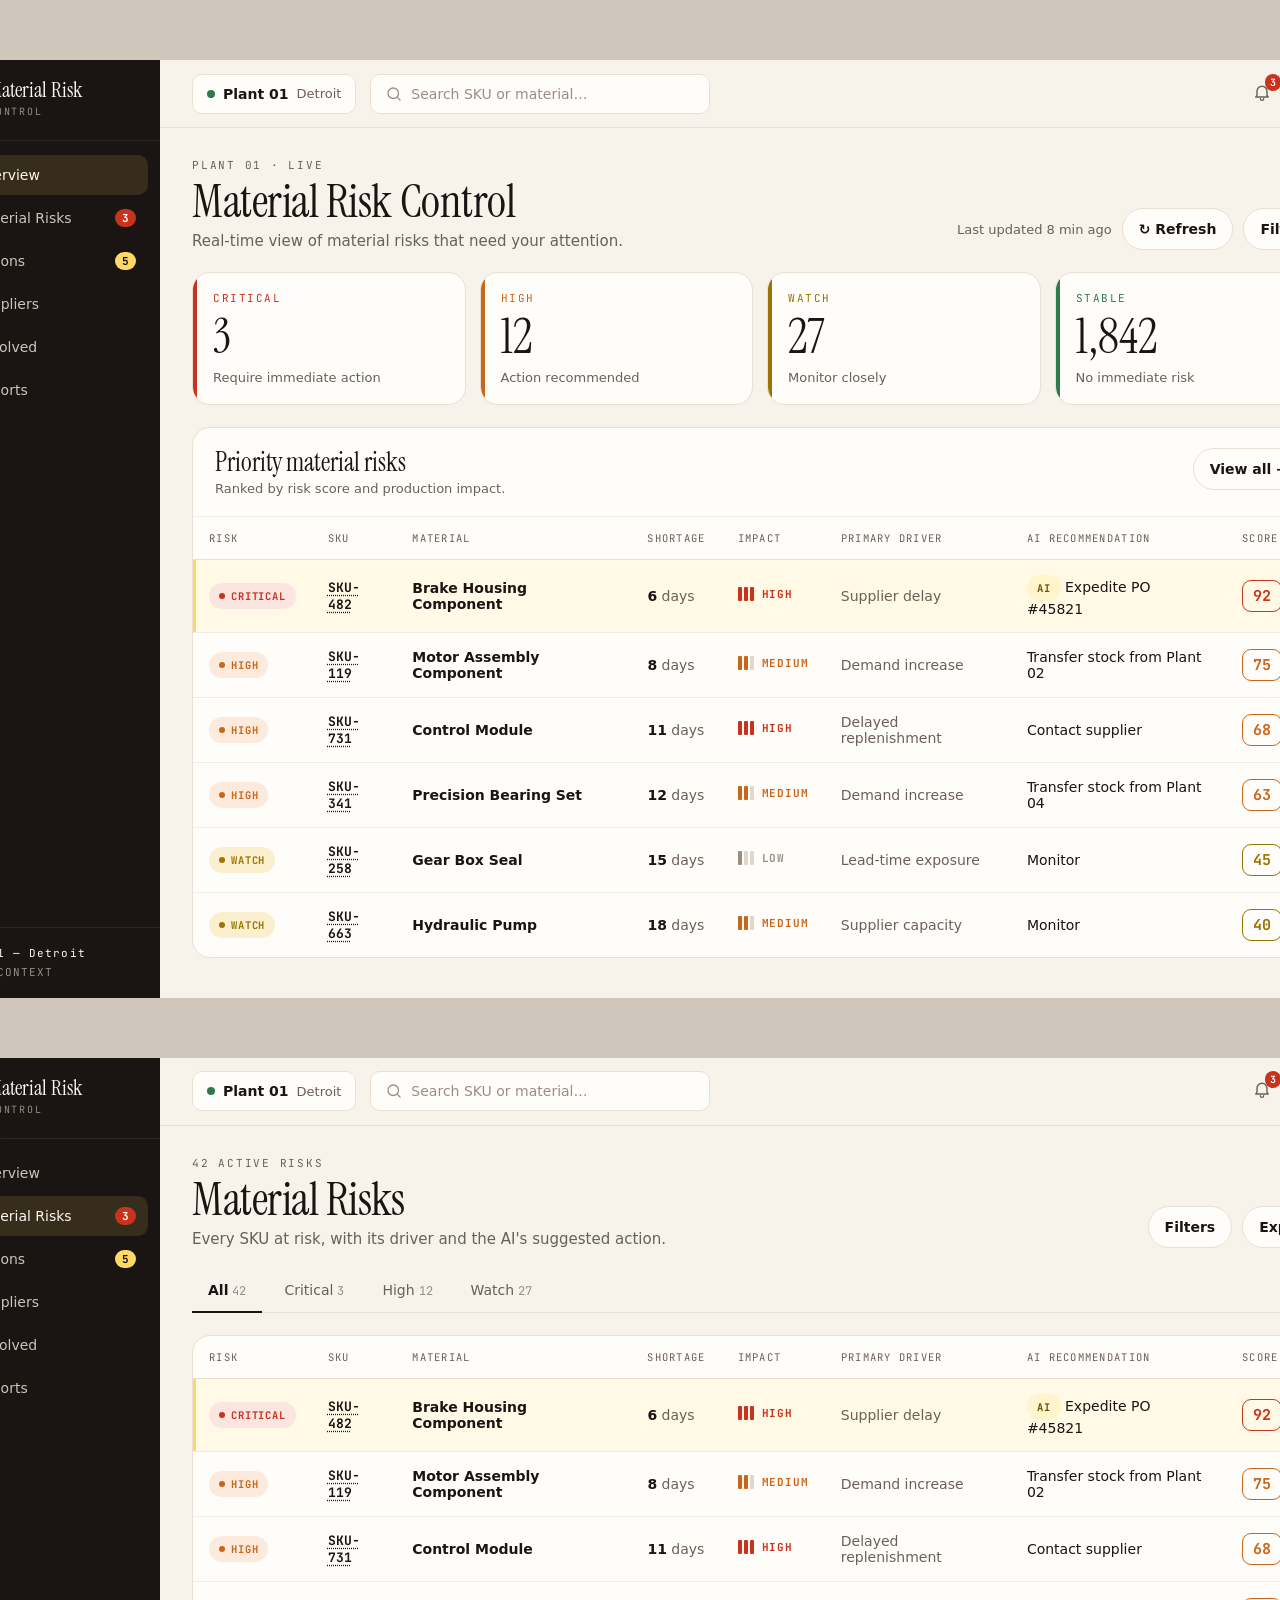
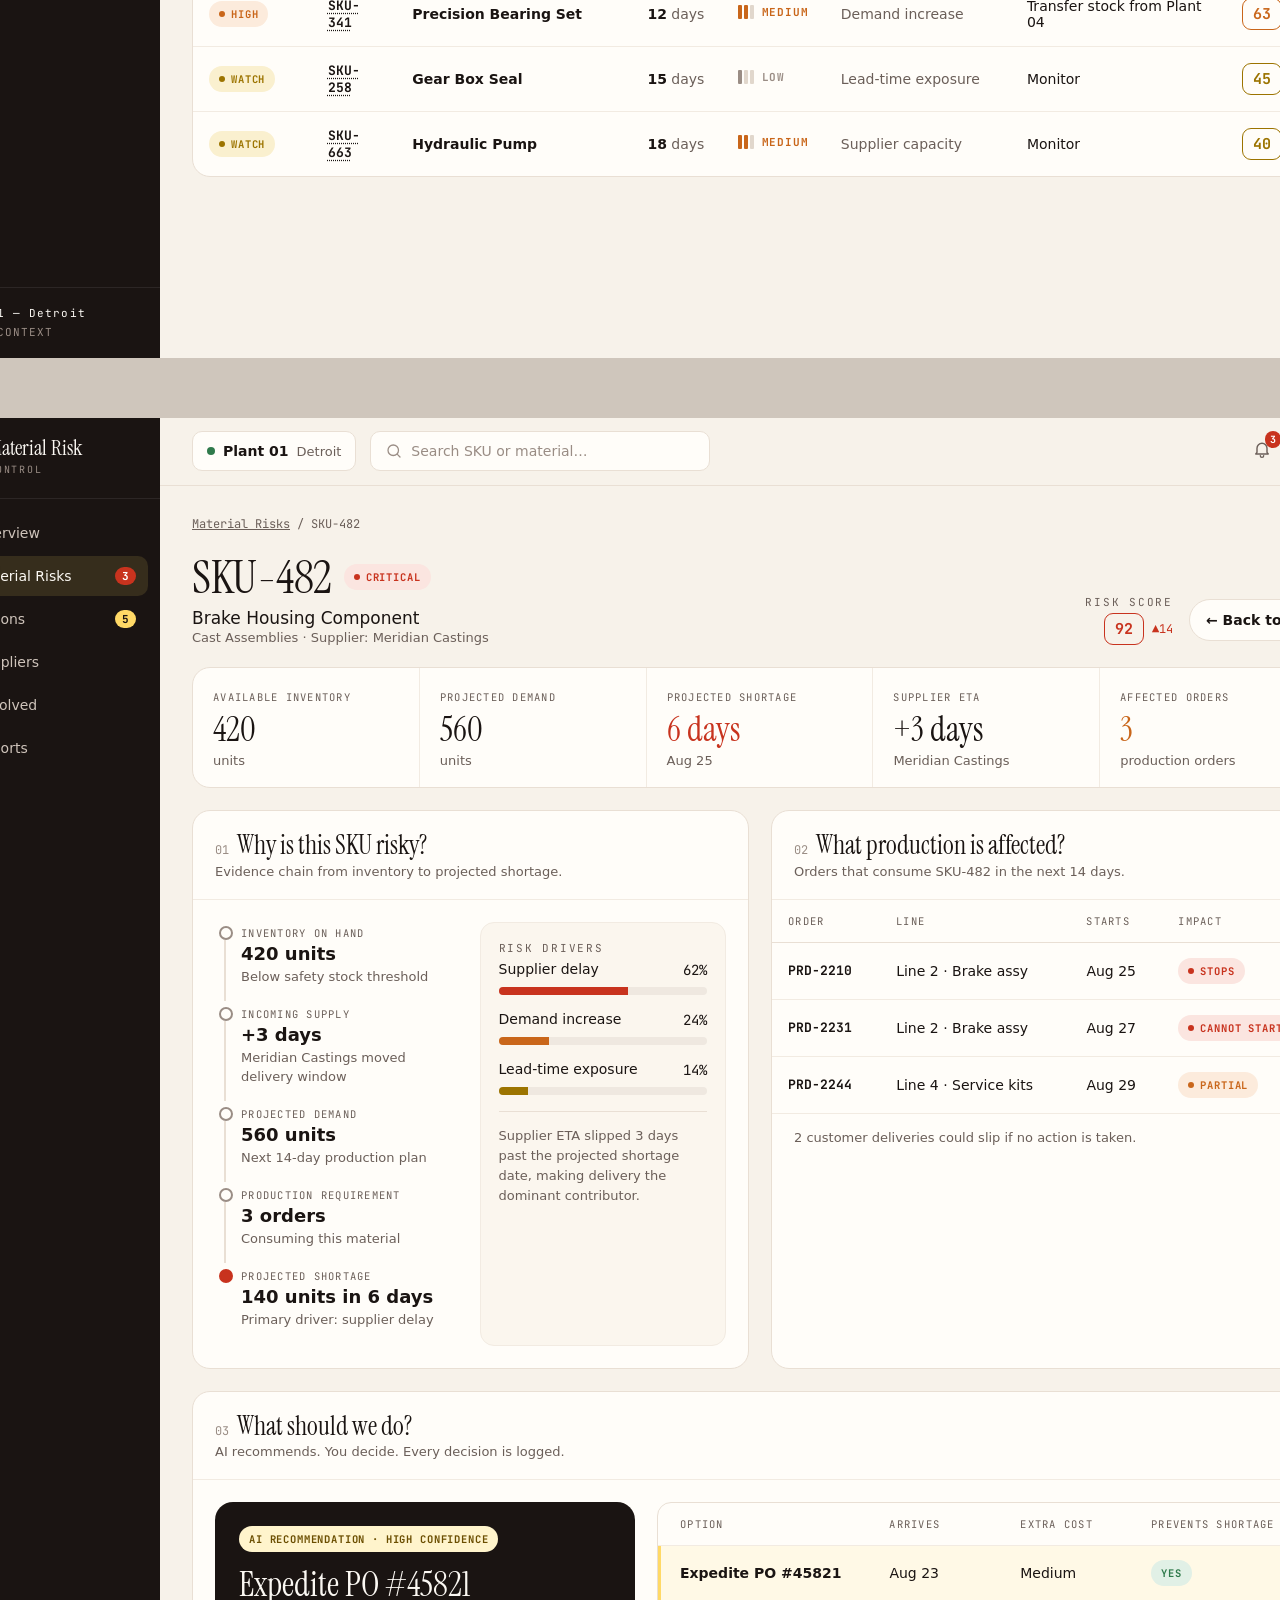
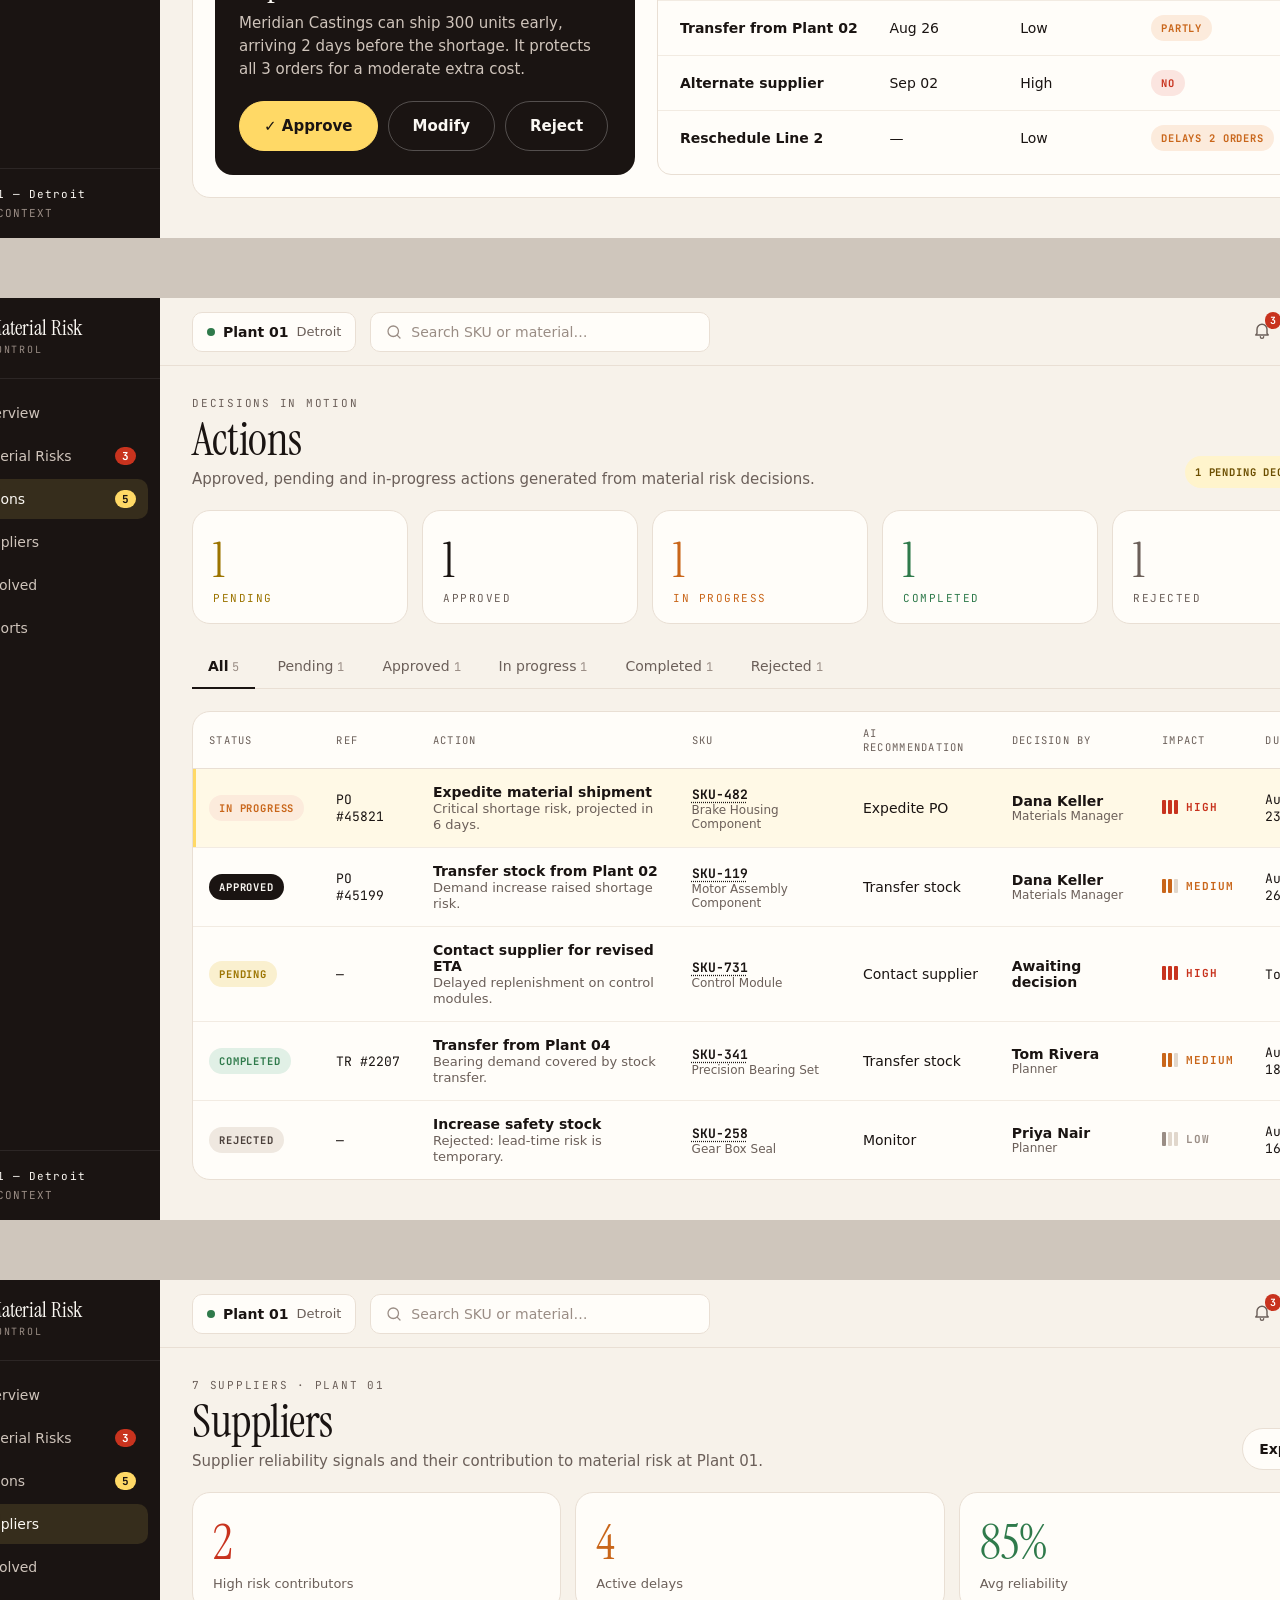
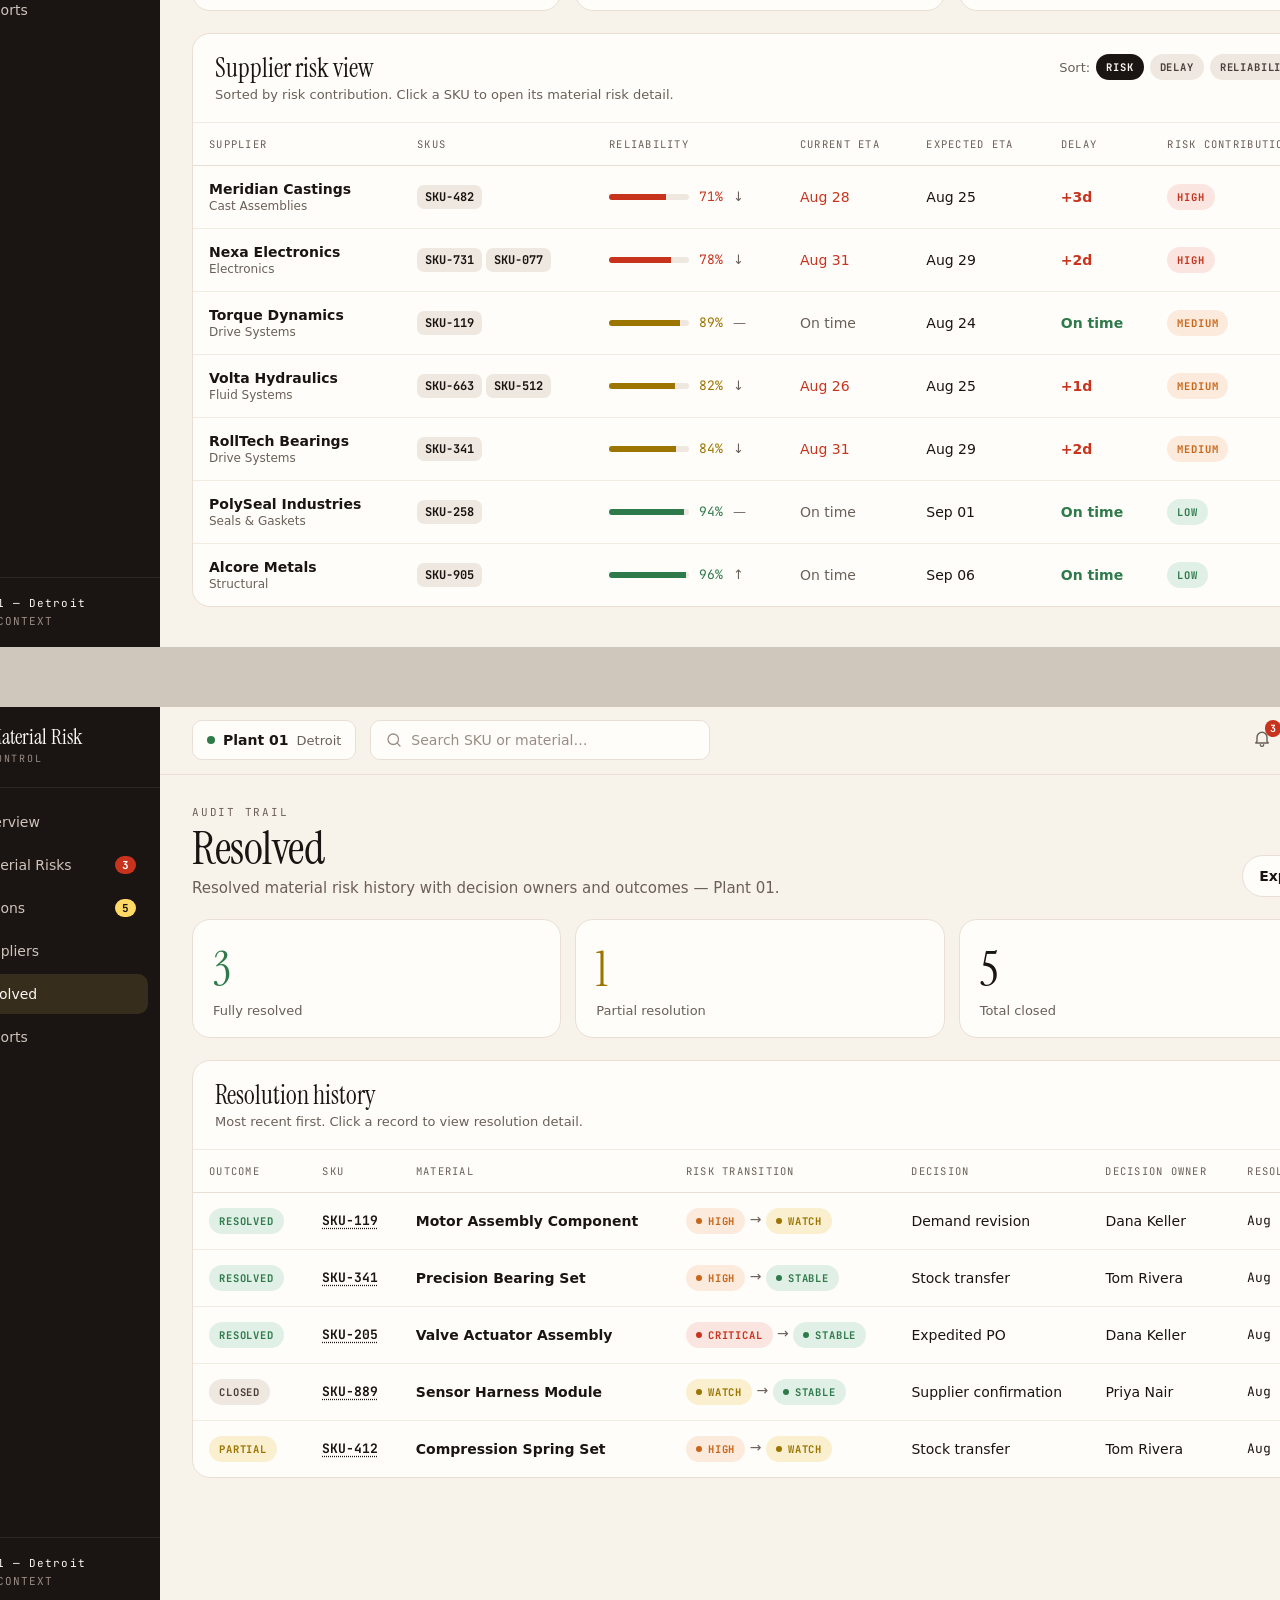
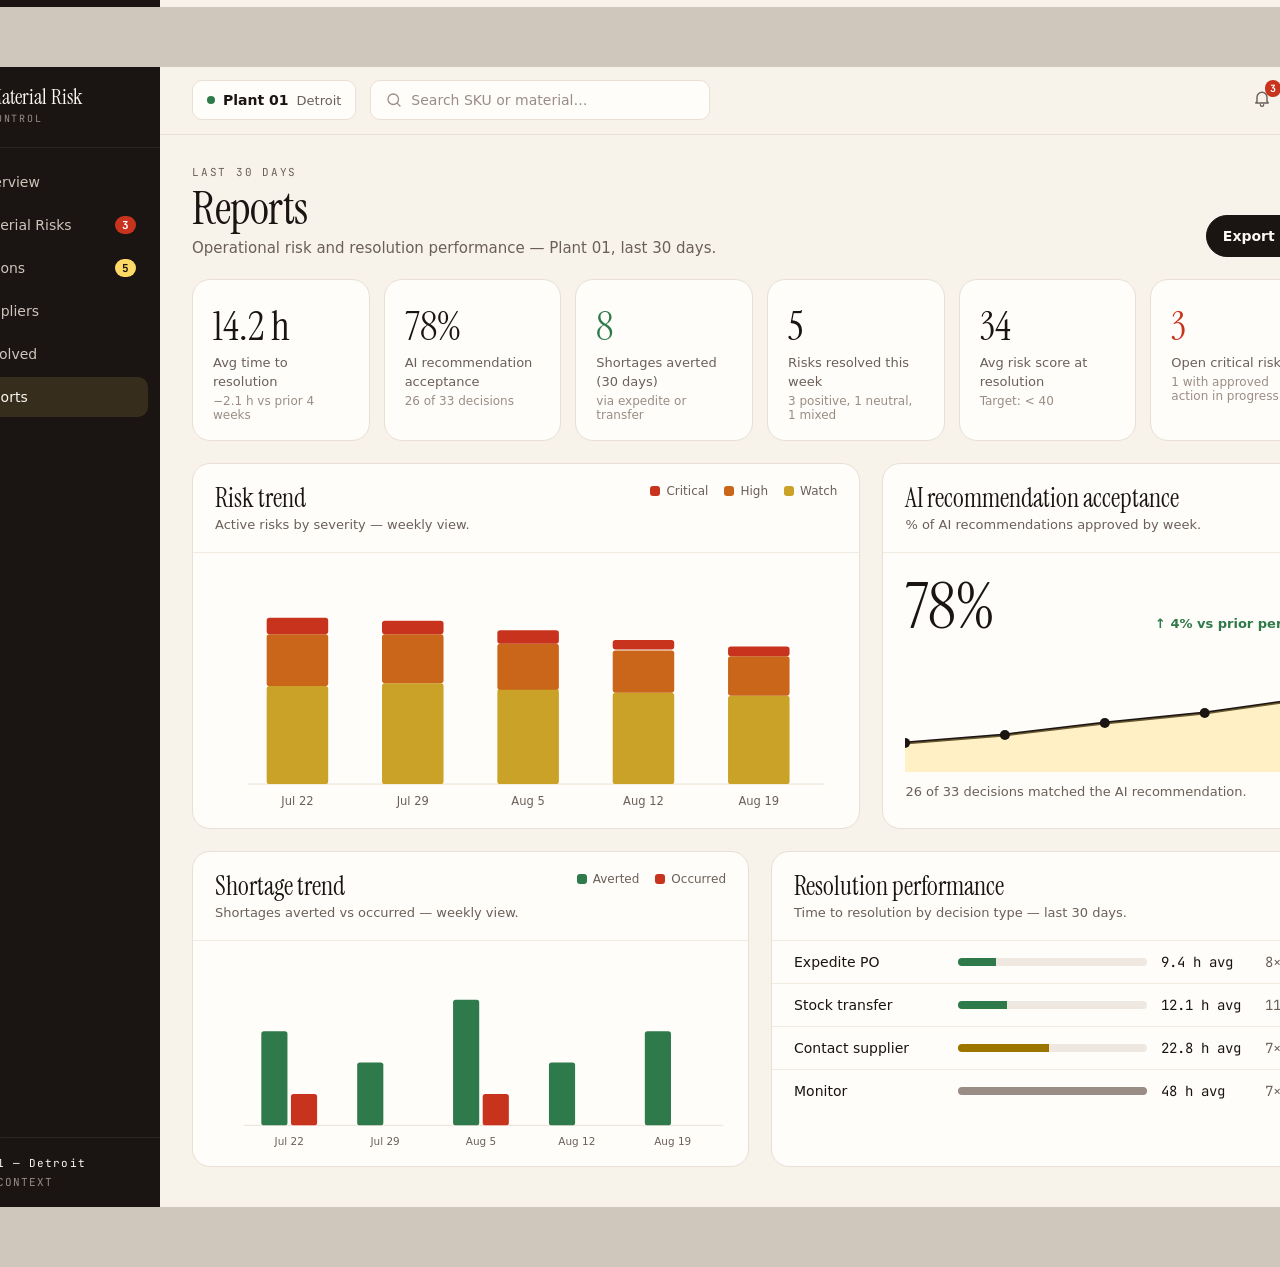
<file: figma-source/mrc/index.html>
<!doctype html>
<html lang="en"><head><meta charset="utf-8"><title>Material Risk Control — screens (portfolio theme)</title>
<style>
@font-face{font-family:"Instrument Serif";src:url(fonts/InstrumentSerif-Regular.ttf)}
@font-face{font-family:"Instrument Serif";font-style:italic;src:url(fonts/InstrumentSerif-Italic.ttf)}
@font-face{font-family:"JetBrains Mono";src:url(fonts/JetBrainsMono-Regular.ttf)}
@font-face{font-family:"JetBrains Mono";font-weight:700;src:url(fonts/JetBrainsMono-Bold.ttf)}
:root{--bg:#F7F2EA;--s:#FFFDF9;--ink:#1A1412;--m:#6B5F59;--m2:#9A8D85;--b:#E9DFD4;--b2:#F2EBE2;--y:#FFD966;--ySoft:#FFF4CC;
--crit:#C8331E;--critBg:#FBE5E0;--high:#C9661A;--highBg:#FCEBDC;--watch:#9C7400;--watchBg:#FAF0CF;--ok:#2F7A4B;--okBg:#E1F0E6;
--serif:"Instrument Serif",Georgia,serif;--mono:"JetBrains Mono",monospace;--f:Inter,system-ui,sans-serif}
*{box-sizing:border-box}body{margin:0;background:#CFC6BC;font-family:var(--f);color:var(--ink);-webkit-font-smoothing:antialiased}
.board{display:flex;flex-direction:column;gap:60px;padding:60px;align-items:center}
.screen{width:1440px;background:var(--bg);display:grid;grid-template-columns:240px 1fr;overflow:hidden;border-radius:14px;min-height:900px}
/* sidebar */
.side{background:var(--ink);color:#CFC4BB;display:flex;flex-direction:column}
.brand{display:flex;align-items:center;gap:12px;padding:20px 20px 22px;border-bottom:1px solid rgba(255,255,255,.08)}
.brand i{width:36px;height:36px;border-radius:9px;background:var(--y);color:var(--ink);display:grid;place-items:center;font:700 13px var(--mono);font-style:normal}
.brand b{display:block;color:#FBF8F3;font:400 21px/1 var(--serif)}
.brand small{display:block;font:10px var(--mono);letter-spacing:.18em;color:#9A8D85;margin-top:4px}
nav.nv{padding:14px 12px;display:flex;flex-direction:column;gap:3px}
.ni{display:flex;align-items:center;gap:12px;padding:11px 12px;border-radius:10px;font-size:14px;font-weight:500;position:relative}
.ni.on{background:rgba(255,217,102,.12);color:#FBF8F3}
.ni.on::before{content:"";position:absolute;left:-12px;top:9px;bottom:9px;width:3px;border-radius:0 3px 3px 0;background:var(--y)}
.ni .n{margin-left:auto;font:700 11px var(--mono);padding:2px 7px;border-radius:999px;background:var(--crit);color:#fff}
.ni .n.y{background:var(--y);color:var(--ink)}
svg.i{width:18px;height:18px;stroke:currentColor;fill:none;stroke-width:1.7;stroke-linecap:round;stroke-linejoin:round;flex:none}
.side .sp{flex:1}
.ctx{padding:16px 20px;border-top:1px solid rgba(255,255,255,.08);font:11px var(--mono);letter-spacing:.1em;color:#9A8D85;line-height:1.7}
.ctx b{color:#FBF8F3;font-weight:400}
/* top */
.main{display:flex;flex-direction:column;min-width:0}
.top{height:68px;display:flex;align-items:center;gap:14px;padding:0 32px;border-bottom:1px solid var(--b);background:var(--bg)}
.plant{display:flex;align-items:center;gap:8px;height:40px;padding:0 14px;border:1px solid var(--b);border-radius:10px;background:var(--s);font-size:14px;font-weight:600}
.plant i{width:8px;height:8px;border-radius:50%;background:var(--ok)}.plant span{font-weight:400;color:var(--m);font-size:13px}
.search{width:340px;height:40px;border-radius:10px;background:var(--s);border:1px solid var(--b);display:flex;align-items:center;gap:8px;padding:0 14px;font-size:14px;color:var(--m2)}
.top .r{margin-left:auto;display:flex;align-items:center;gap:18px}
.bell{position:relative;color:var(--m)}.bell b{position:absolute;top:-8px;right:-9px;font:700 10px var(--mono);background:var(--crit);color:#fff;border-radius:999px;padding:2px 5px}
.av{width:38px;height:38px;border-radius:50%;background:var(--y);display:grid;place-items:center;font:700 12px var(--mono)}
.content{padding:30px 32px 40px;display:flex;flex-direction:column;gap:22px}
.head{display:flex;justify-content:space-between;align-items:flex-end;gap:16px}
.eyebrow{font:11px var(--mono);letter-spacing:.16em;text-transform:uppercase;color:var(--m);margin-bottom:6px}
h1{font:400 46px/1 var(--serif);letter-spacing:-.01em;margin:0}
h1 em{font-style:italic;color:var(--m)}
.sub{font-size:15px;color:var(--m);margin:8px 0 0}
.btn{height:42px;padding:0 16px;border-radius:999px;border:1px solid var(--b);background:var(--s);display:inline-flex;align-items:center;gap:8px;font-size:14px;font-weight:600;white-space:nowrap}
.btn.ink{background:var(--ink);border-color:var(--ink);color:#FBF8F3}
.btn.lg{height:50px;padding:0 24px;font-size:15px}
.muted{color:var(--m)}.mono{font-family:var(--mono)}
.card{background:var(--s);border:1px solid var(--b);border-radius:18px}
.ch{display:flex;justify-content:space-between;align-items:flex-start;padding:20px 22px;border-bottom:1px solid var(--b2)}
.ch h3{font:400 26px/1.1 var(--serif);margin:0}.ch p{margin:4px 0 0;font-size:13px;color:var(--m)}
.kpis{display:grid;gap:14px}
.kpi{background:var(--s);border:1px solid var(--b);border-radius:18px;padding:18px 20px;position:relative;overflow:hidden}
.kpi.bar::before{content:"";position:absolute;left:0;top:0;bottom:0;width:4px;background:var(--c)}
.kpi .k{font:11px var(--mono);letter-spacing:.14em;text-transform:uppercase;color:var(--c,var(--m))}
.kpi b{display:block;font:400 48px/1 var(--serif);margin:8px 0 6px;color:var(--cc,var(--ink))}
.kpi span{font-size:13px;color:var(--m)}
.kpi small{display:block;font-size:12px;color:var(--m2);margin-top:4px}
table{width:100%;border-collapse:collapse}
th{text-align:left;font:10.5px var(--mono);letter-spacing:.12em;text-transform:uppercase;color:var(--m);font-weight:400;padding:14px 16px;border-bottom:1px solid var(--b)}
td{padding:15px 16px;border-bottom:1px solid var(--b2);font-size:14px;vertical-align:middle}
tr:last-child td{border-bottom:0}
tr.sel td{background:#FFF9E6}tr.sel td:first-child{box-shadow:inset 3px 0 0 var(--y)}
.bdg{display:inline-flex;align-items:center;gap:6px;height:26px;padding:0 10px;border-radius:999px;font:700 10.5px var(--mono);letter-spacing:.08em;text-transform:uppercase;white-space:nowrap}
.bdg i{width:6px;height:6px;border-radius:50%;background:currentColor}
.crit{background:var(--critBg);color:var(--crit)}.high{background:var(--highBg);color:var(--high)}.watch{background:var(--watchBg);color:var(--watch)}.ok{background:var(--okBg);color:var(--ok)}
.neutral{background:#EFE8E0;color:#4A3F3A}.inkb{background:var(--ink);color:#FBF8F3}
.ai{background:var(--ySoft);color:#6B4E00}
.sku{font:600 13px var(--mono)}
.skl{font:600 13px var(--mono);text-decoration:underline;text-decoration-style:dotted;text-underline-offset:3px}
.chip{display:inline-block;font:600 12px var(--mono);padding:4px 8px;border-radius:7px;background:#EFE8E0;margin-right:4px}
.imp{display:inline-flex;align-items:center;gap:8px;font:700 11px var(--mono);letter-spacing:.08em}
.imp i{display:inline-flex;gap:2px}.imp i b{width:4px;height:14px;border-radius:1px;background:#E1D7CC}
.score{display:inline-flex;align-items:center;gap:8px;font-family:var(--mono);font-size:12px}
.score b{display:inline-grid;place-items:center;min-width:40px;height:32px;border-radius:9px;border:1.5px solid currentColor;font:700 15px var(--mono)}
.up{color:var(--crit)}.dn{color:var(--ok)}
.tabs{display:flex;gap:6px;border-bottom:1px solid var(--b)}
.tabs span{padding:12px 16px;font-size:14px;color:var(--m);border-bottom:2px solid transparent;margin-bottom:-1px}
.tabs span.on{color:var(--ink);font-weight:600;border-color:var(--ink)}
.tabs span em{font-style:normal;font:12px var(--mono);color:var(--m2);margin-left:4px}
.rel{display:flex;align-items:center;gap:10px;font-size:13px}.rel .t{width:80px;height:6px;border-radius:3px;background:#EFE8E0;overflow:hidden}.rel .t i{display:block;height:100%;background:var(--c)}
.drv{margin-bottom:16px}.drv .r{display:flex;justify-content:space-between;font-size:14px}.drv .t{height:8px;border-radius:4px;background:#EFE8E0;margin-top:8px;overflow:hidden}.drv .t i{display:block;height:100%;background:var(--c)}
.chain{position:relative;padding-left:26px}
.chain .st{position:relative;padding:0 0 18px}
.chain .st::before{content:"";position:absolute;left:-22px;top:4px;width:10px;height:10px;border-radius:50%;border:2px solid var(--m2);background:var(--s)}
.chain .st::after{content:"";position:absolute;left:-17px;top:18px;bottom:2px;width:2px;background:var(--b)}
.chain .st:last-child::after{display:none}
.chain .st.hot::before{border-color:var(--crit);background:var(--crit)}
.chain small{font:10.5px var(--mono);letter-spacing:.12em;text-transform:uppercase;color:var(--m)}
.chain b{display:block;font-size:18px;margin:2px 0}.chain span{font-size:13px;color:var(--m)}
.sec-n{font:12px var(--mono);color:var(--m2);margin-right:8px}
.facts{display:grid;grid-template-columns:repeat(5,1fr)}
.facts div{padding:18px 20px;border-right:1px solid var(--b2)}.facts div:last-child{border:0}
.facts small{font:10.5px var(--mono);letter-spacing:.12em;text-transform:uppercase;color:var(--m)}
.facts b{display:block;font:400 34px/1.1 var(--serif);margin:6px 0 2px}.facts span{font-size:13px;color:var(--m)}
.opt{display:grid;grid-template-columns:1.6fr 1fr 1fr 1fr;align-items:center;padding:14px 22px;border-bottom:1px solid var(--b2);font-size:14px}
.opt.hd{font:10.5px var(--mono);letter-spacing:.12em;text-transform:uppercase;color:var(--m)}
.opt.rec{background:#FFF9E6;box-shadow:inset 3px 0 0 var(--y)}
.recbox{padding:24px;border-radius:18px;background:var(--ink);color:#FBF8F3}
.recbox .ai{display:inline-flex}
.recbox h4{font:400 34px/1.1 var(--serif);margin:14px 0 8px}
.recbox p{margin:0;color:#CFC4BB;font-size:15px;line-height:1.55}
.recbox .btns{display:flex;gap:10px;margin-top:20px}
.recbox .btn{background:transparent;border-color:rgba(255,255,255,.25);color:#FBF8F3}
.recbox .btn.y{background:var(--y);border-color:var(--y);color:var(--ink)}
.legend{display:flex;gap:16px;font-size:12px;color:var(--m)}.legend span{display:inline-flex;align-items:center;gap:6px}.legend i{width:10px;height:10px;border-radius:3px}
.rp{display:grid;grid-template-columns:150px 1fr 90px 40px;align-items:center;gap:14px;padding:12px 22px;font-size:14px;border-bottom:1px solid var(--b2)}
.rp .t{height:8px;border-radius:4px;background:#EFE8E0;overflow:hidden}.rp .t i{display:block;height:100%;background:var(--c)}
</style></head><body>
<svg width="0" height="0" style="position:absolute"><defs>
<symbol id="ov" viewBox="0 0 24 24"><rect x="3" y="3" width="7" height="7" rx="1.5"/><rect x="14" y="3" width="7" height="7" rx="1.5"/><rect x="3" y="14" width="7" height="7" rx="1.5"/><rect x="14" y="14" width="7" height="7" rx="1.5"/></symbol>
<symbol id="warn" viewBox="0 0 24 24"><path d="M12 3 2 20h20zM12 10v4M12 17v.5"/></symbol>
<symbol id="act" viewBox="0 0 24 24"><path d="M4 4h16v16H4zM8 12l3 3 5-6"/></symbol>
<symbol id="sup" viewBox="0 0 24 24"><path d="M3 6h11v10H3zM14 10h4l3 3v3h-7"/><circle cx="7" cy="18" r="2"/><circle cx="17" cy="18" r="2"/></symbol>
<symbol id="res" viewBox="0 0 24 24"><path d="M3 5h18v4H3zM5 9v10h14V9M10 13h4"/></symbol>
<symbol id="rep" viewBox="0 0 24 24"><path d="M4 20V4M4 20h16M8 16l4-5 3 3 5-7"/></symbol>
<symbol id="bell" viewBox="0 0 24 24"><path d="M6 16V11a6 6 0 0 1 12 0v5l1.5 2h-15zM10 20a2 2 0 0 0 4 0"/></symbol>
<symbol id="search" viewBox="0 0 24 24"><circle cx="11" cy="11" r="7"/><path d="m20 20-3.5-3.5"/></symbol>
</defs></svg>
<div class="board">
<div class="screen" id="overview"><aside class="side"><div class="brand"><i>MR</i><div><b>Material Risk</b><small>CONTROL</small></div></div><nav class="nv"><div class="ni on"><svg class="i"><use href="#ov"/></svg>Overview</div><div class="ni"><svg class="i"><use href="#warn"/></svg>Material Risks<span class="n">3</span></div><div class="ni"><svg class="i"><use href="#act"/></svg>Actions<span class="n y">5</span></div><div class="ni"><svg class="i"><use href="#sup"/></svg>Suppliers</div><div class="ni"><svg class="i"><use href="#res"/></svg>Resolved</div><div class="ni"><svg class="i"><use href="#rep"/></svg>Reports</div></nav><div class="sp"></div><div class="ctx"><b>Plant 01 — Detroit</b><br>ACTIVE CONTEXT</div></aside><div class="main"><div class="top"><span class="plant"><i></i>Plant 01 <span>Detroit</span></span><span class="search"><svg class="i"><use href="#search"/></svg>Search SKU or material…</span><div class="r"><span class="bell"><svg class="i" style="width:20px;height:20px"><use href="#bell"/></svg><b>3</b></span><span class="av">DK</span></div></div><div class="content">
<div class="head"><div><div class="eyebrow">Plant 01 · Live</div><h1>Material Risk Control</h1><p class="sub">Real-time view of material risks that need your attention.</p></div><div style="display:flex;gap:10px;align-items:center"><span class="muted" style="font-size:13px">Last updated 8 min ago</span><span class="btn">↻ Refresh</span><span class="btn">Filters</span></div></div>
<div class="kpis" style="grid-template-columns:repeat(4,1fr)"><div class="kpi bar" style="--c:var(--crit)"><div class="k">CRITICAL</div><b>3</b><span>Require immediate action</span></div><div class="kpi bar" style="--c:var(--high)"><div class="k">HIGH</div><b>12</b><span>Action recommended</span></div><div class="kpi bar" style="--c:var(--watch)"><div class="k">WATCH</div><b>27</b><span>Monitor closely</span></div><div class="kpi bar" style="--c:var(--ok)"><div class="k">STABLE</div><b>1,842</b><span>No immediate risk</span></div></div>
<div class="card" style="overflow:hidden"><div class="ch"><div><h3>Priority material risks</h3><p>Ranked by risk score and production impact.</p></div><span class="btn">View all →</span></div><table><thead><tr><th>Risk</th><th>SKU</th><th>Material</th><th>Shortage</th><th>Impact</th><th>Primary driver</th><th>AI recommendation</th><th>Score</th></tr></thead><tbody><tr class=sel><td><span class="bdg crit"><i></i>CRITICAL</span></td><td><span class="skl">SKU-482</span></td><td style="font-weight:600">Brake Housing Component</td><td><b>6</b> <span class="muted">days</span></td><td><span class="imp" style="color:var(--crit)"><i><b style="background:var(--crit)"></b><b style="background:var(--crit)"></b><b style="background:var(--crit)"></b></i>HIGH</span></td><td class="muted">Supplier delay</td><td><span class="bdg ai">AI</span> Expedite PO #45821</td><td><span class="score" style="color:var(--crit)"><b>92</b><span class="up">▲14</span></span></td></tr><tr><td><span class="bdg high"><i></i>HIGH</span></td><td><span class="skl">SKU-119</span></td><td style="font-weight:600">Motor Assembly Component</td><td><b>8</b> <span class="muted">days</span></td><td><span class="imp" style="color:var(--high)"><i><b style="background:var(--high)"></b><b style="background:var(--high)"></b><b></b></i>MEDIUM</span></td><td class="muted">Demand increase</td><td>Transfer stock from Plant 02</td><td><span class="score" style="color:var(--high)"><b>75</b><span class="up">▲9</span></span></td></tr><tr><td><span class="bdg high"><i></i>HIGH</span></td><td><span class="skl">SKU-731</span></td><td style="font-weight:600">Control Module</td><td><b>11</b> <span class="muted">days</span></td><td><span class="imp" style="color:var(--crit)"><i><b style="background:var(--crit)"></b><b style="background:var(--crit)"></b><b style="background:var(--crit)"></b></i>HIGH</span></td><td class="muted">Delayed replenishment</td><td>Contact supplier</td><td><span class="score" style="color:var(--high)"><b>68</b><span class="up">▲6</span></span></td></tr><tr><td><span class="bdg high"><i></i>HIGH</span></td><td><span class="skl">SKU-341</span></td><td style="font-weight:600">Precision Bearing Set</td><td><b>12</b> <span class="muted">days</span></td><td><span class="imp" style="color:var(--high)"><i><b style="background:var(--high)"></b><b style="background:var(--high)"></b><b></b></i>MEDIUM</span></td><td class="muted">Demand increase</td><td>Transfer stock from Plant 04</td><td><span class="score" style="color:var(--high)"><b>63</b><span class="up">▲5</span></span></td></tr><tr><td><span class="bdg watch"><i></i>WATCH</span></td><td><span class="skl">SKU-258</span></td><td style="font-weight:600">Gear Box Seal</td><td><b>15</b> <span class="muted">days</span></td><td><span class="imp" style="color:var(--m2)"><i><b style="background:var(--m2)"></b><b></b><b></b></i>LOW</span></td><td class="muted">Lead-time exposure</td><td>Monitor</td><td><span class="score" style="color:var(--watch)"><b>45</b><span class="up">▲3</span></span></td></tr><tr><td><span class="bdg watch"><i></i>WATCH</span></td><td><span class="skl">SKU-663</span></td><td style="font-weight:600">Hydraulic Pump</td><td><b>18</b> <span class="muted">days</span></td><td><span class="imp" style="color:var(--high)"><i><b style="background:var(--high)"></b><b style="background:var(--high)"></b><b></b></i>MEDIUM</span></td><td class="muted">Supplier capacity</td><td>Monitor</td><td><span class="score" style="color:var(--watch)"><b>40</b><span class="dn">▼2</span></span></td></tr></tbody></table></div></div></div></div>
<div class="screen" id="risks"><aside class="side"><div class="brand"><i>MR</i><div><b>Material Risk</b><small>CONTROL</small></div></div><nav class="nv"><div class="ni"><svg class="i"><use href="#ov"/></svg>Overview</div><div class="ni on"><svg class="i"><use href="#warn"/></svg>Material Risks<span class="n">3</span></div><div class="ni"><svg class="i"><use href="#act"/></svg>Actions<span class="n y">5</span></div><div class="ni"><svg class="i"><use href="#sup"/></svg>Suppliers</div><div class="ni"><svg class="i"><use href="#res"/></svg>Resolved</div><div class="ni"><svg class="i"><use href="#rep"/></svg>Reports</div></nav><div class="sp"></div><div class="ctx"><b>Plant 01 — Detroit</b><br>ACTIVE CONTEXT</div></aside><div class="main"><div class="top"><span class="plant"><i></i>Plant 01 <span>Detroit</span></span><span class="search"><svg class="i"><use href="#search"/></svg>Search SKU or material…</span><div class="r"><span class="bell"><svg class="i" style="width:20px;height:20px"><use href="#bell"/></svg><b>3</b></span><span class="av">DK</span></div></div><div class="content">
<div class="head"><div><div class="eyebrow">42 active risks</div><h1>Material Risks</h1><p class="sub">Every SKU at risk, with its driver and the AI's suggested action.</p></div><div style="display:flex;gap:10px"><span class="btn">Filters</span><span class="btn">Export</span></div></div>
<div class="tabs"><span class="on">All<em>42</em></span><span>Critical<em>3</em></span><span>High<em>12</em></span><span>Watch<em>27</em></span></div>
<div class="card" style="overflow:hidden"><table><thead><tr><th>Risk</th><th>SKU</th><th>Material</th><th>Shortage</th><th>Impact</th><th>Primary driver</th><th>AI recommendation</th><th>Score</th></tr></thead><tbody><tr class=sel><td><span class="bdg crit"><i></i>CRITICAL</span></td><td><span class="skl">SKU-482</span></td><td style="font-weight:600">Brake Housing Component</td><td><b>6</b> <span class="muted">days</span></td><td><span class="imp" style="color:var(--crit)"><i><b style="background:var(--crit)"></b><b style="background:var(--crit)"></b><b style="background:var(--crit)"></b></i>HIGH</span></td><td class="muted">Supplier delay</td><td><span class="bdg ai">AI</span> Expedite PO #45821</td><td><span class="score" style="color:var(--crit)"><b>92</b><span class="up">▲14</span></span></td></tr><tr><td><span class="bdg high"><i></i>HIGH</span></td><td><span class="skl">SKU-119</span></td><td style="font-weight:600">Motor Assembly Component</td><td><b>8</b> <span class="muted">days</span></td><td><span class="imp" style="color:var(--high)"><i><b style="background:var(--high)"></b><b style="background:var(--high)"></b><b></b></i>MEDIUM</span></td><td class="muted">Demand increase</td><td>Transfer stock from Plant 02</td><td><span class="score" style="color:var(--high)"><b>75</b><span class="up">▲9</span></span></td></tr><tr><td><span class="bdg high"><i></i>HIGH</span></td><td><span class="skl">SKU-731</span></td><td style="font-weight:600">Control Module</td><td><b>11</b> <span class="muted">days</span></td><td><span class="imp" style="color:var(--crit)"><i><b style="background:var(--crit)"></b><b style="background:var(--crit)"></b><b style="background:var(--crit)"></b></i>HIGH</span></td><td class="muted">Delayed replenishment</td><td>Contact supplier</td><td><span class="score" style="color:var(--high)"><b>68</b><span class="up">▲6</span></span></td></tr><tr><td><span class="bdg high"><i></i>HIGH</span></td><td><span class="skl">SKU-341</span></td><td style="font-weight:600">Precision Bearing Set</td><td><b>12</b> <span class="muted">days</span></td><td><span class="imp" style="color:var(--high)"><i><b style="background:var(--high)"></b><b style="background:var(--high)"></b><b></b></i>MEDIUM</span></td><td class="muted">Demand increase</td><td>Transfer stock from Plant 04</td><td><span class="score" style="color:var(--high)"><b>63</b><span class="up">▲5</span></span></td></tr><tr><td><span class="bdg watch"><i></i>WATCH</span></td><td><span class="skl">SKU-258</span></td><td style="font-weight:600">Gear Box Seal</td><td><b>15</b> <span class="muted">days</span></td><td><span class="imp" style="color:var(--m2)"><i><b style="background:var(--m2)"></b><b></b><b></b></i>LOW</span></td><td class="muted">Lead-time exposure</td><td>Monitor</td><td><span class="score" style="color:var(--watch)"><b>45</b><span class="up">▲3</span></span></td></tr><tr><td><span class="bdg watch"><i></i>WATCH</span></td><td><span class="skl">SKU-663</span></td><td style="font-weight:600">Hydraulic Pump</td><td><b>18</b> <span class="muted">days</span></td><td><span class="imp" style="color:var(--high)"><i><b style="background:var(--high)"></b><b style="background:var(--high)"></b><b></b></i>MEDIUM</span></td><td class="muted">Supplier capacity</td><td>Monitor</td><td><span class="score" style="color:var(--watch)"><b>40</b><span class="dn">▼2</span></span></td></tr></tbody></table></div></div></div></div>
<div class="screen" id="sku"><aside class="side"><div class="brand"><i>MR</i><div><b>Material Risk</b><small>CONTROL</small></div></div><nav class="nv"><div class="ni"><svg class="i"><use href="#ov"/></svg>Overview</div><div class="ni on"><svg class="i"><use href="#warn"/></svg>Material Risks<span class="n">3</span></div><div class="ni"><svg class="i"><use href="#act"/></svg>Actions<span class="n y">5</span></div><div class="ni"><svg class="i"><use href="#sup"/></svg>Suppliers</div><div class="ni"><svg class="i"><use href="#res"/></svg>Resolved</div><div class="ni"><svg class="i"><use href="#rep"/></svg>Reports</div></nav><div class="sp"></div><div class="ctx"><b>Plant 01 — Detroit</b><br>ACTIVE CONTEXT</div></aside><div class="main"><div class="top"><span class="plant"><i></i>Plant 01 <span>Detroit</span></span><span class="search"><svg class="i"><use href="#search"/></svg>Search SKU or material…</span><div class="r"><span class="bell"><svg class="i" style="width:20px;height:20px"><use href="#bell"/></svg><b>3</b></span><span class="av">DK</span></div></div><div class="content">
<div class="mono" style="font-size:12px;color:var(--m)"><span style="text-decoration:underline">Material Risks</span> / SKU-482</div>
<div class="head"><div><div style="display:flex;align-items:center;gap:12px"><h1>SKU-482</h1><span class="bdg crit"><i></i>Critical</span></div><p class="sub" style="font-size:17px;color:var(--ink)">Brake Housing Component</p><p class="sub" style="margin-top:2px;font-size:13px">Cast Assemblies · Supplier: Meridian Castings</p></div><div style="display:flex;align-items:center;gap:16px"><div style="text-align:right"><div class="eyebrow" style="margin:0 0 4px">Risk score</div><span class="score" style="color:var(--crit)"><b>92</b><span class="up">▲14</span></span></div><span class="btn">← Back to list</span></div></div>
<div class="card facts"><div><small>Available inventory</small><b>420</b><span>units</span></div><div><small>Projected demand</small><b>560</b><span>units</span></div><div><small>Projected shortage</small><b style="color:var(--crit)">6 days</b><span>Aug 25</span></div><div><small>Supplier ETA</small><b>+3 days</b><span>Meridian Castings</span></div><div><small>Affected orders</small><b style="color:var(--high)">3</b><span>production orders</span></div></div>
<div style="display:grid;grid-template-columns:1fr 1fr;gap:22px">
<div class="card"><div class="ch"><div><h3><span class="sec-n">01</span>Why is this SKU risky?</h3><p>Evidence chain from inventory to projected shortage.</p></div></div>
<div style="display:grid;grid-template-columns:1fr 1fr;gap:18px;padding:22px">
<div class="chain"><div class="st"><small>Inventory on hand</small><b>420 units</b><span>Below safety stock threshold</span></div><div class="st"><small>Incoming supply</small><b>+3 days</b><span>Meridian Castings moved delivery window</span></div><div class="st"><small>Projected demand</small><b>560 units</b><span>Next 14-day production plan</span></div><div class="st"><small>Production requirement</small><b>3 orders</b><span>Consuming this material</span></div><div class="st hot"><small>Projected shortage</small><b>140 units in 6 days</b><span>Primary driver: supplier delay</span></div></div>
<div style="background:#FBF6EE;border:1px solid var(--b2);border-radius:14px;padding:18px"><div class="eyebrow">Risk drivers</div>
<div class="drv" style="--c:var(--crit)"><div class="r"><span>Supplier delay</span><span class="mono">62%</span></div><div class="t"><i style="width:62%"></i></div></div>
<div class="drv" style="--c:var(--high)"><div class="r"><span>Demand increase</span><span class="mono">24%</span></div><div class="t"><i style="width:24%"></i></div></div>
<div class="drv" style="--c:var(--watch)"><div class="r"><span>Lead-time exposure</span><span class="mono">14%</span></div><div class="t"><i style="width:14%"></i></div></div>
<p style="font-size:13px;color:var(--m);line-height:1.55;border-top:1px solid var(--b);padding-top:14px;margin:0">Supplier ETA slipped 3 days past the projected shortage date, making delivery the dominant contributor.</p></div></div></div>
<div class="card"><div class="ch"><div><h3><span class="sec-n">02</span>What production is affected?</h3><p>Orders that consume SKU-482 in the next 14 days.</p></div></div>
<table><thead><tr><th>Order</th><th>Line</th><th>Starts</th><th>Impact</th></tr></thead><tbody>
<tr><td class="sku">PRD-2210</td><td>Line 2 · Brake assy</td><td>Aug 25</td><td><span class="bdg crit"><i></i>Stops</span></td></tr>
<tr><td class="sku">PRD-2231</td><td>Line 2 · Brake assy</td><td>Aug 27</td><td><span class="bdg crit"><i></i>Cannot start</span></td></tr>
<tr><td class="sku">PRD-2244</td><td>Line 4 · Service kits</td><td>Aug 29</td><td><span class="bdg high"><i></i>Partial</span></td></tr></tbody></table>
<p style="margin:0;padding:16px 22px;font-size:13px;color:var(--m);border-top:1px solid var(--b2)">2 customer deliveries could slip if no action is taken.</p></div></div>
<div class="card" style="overflow:hidden"><div class="ch"><div><h3><span class="sec-n">03</span>What should we do?</h3><p>AI recommends. You decide. Every decision is logged.</p></div></div>
<div style="display:grid;grid-template-columns:420px 1fr;gap:22px;padding:22px">
<div class="recbox"><span class="bdg ai">AI recommendation · High confidence</span><h4>Expedite PO #45821</h4><p>Meridian Castings can ship 300 units early, arriving 2 days before the shortage. It protects all 3 orders for a moderate extra cost.</p><div class="btns"><span class="btn y lg">✓ Approve</span><span class="btn lg">Modify</span><span class="btn lg">Reject</span></div></div>
<div style="border:1px solid var(--b);border-radius:14px;overflow:hidden"><div class="opt hd"><span>Option</span><span>Arrives</span><span>Extra cost</span><span>Prevents shortage</span></div>
<div class="opt rec"><b>Expedite PO #45821</b><span>Aug 23</span><span>Medium</span><span><span class="bdg ok">Yes</span></span></div>
<div class="opt"><b>Transfer from Plant 02</b><span>Aug 26</span><span>Low</span><span><span class="bdg high">Partly</span></span></div>
<div class="opt"><b>Alternate supplier</b><span>Sep 02</span><span>High</span><span><span class="bdg crit">No</span></span></div>
<div class="opt" style="border:0"><b>Reschedule Line 2</b><span>—</span><span>Low</span><span><span class="bdg high">Delays 2 orders</span></span></div></div></div></div></div></div></div>
<div class="screen" id="actions"><aside class="side"><div class="brand"><i>MR</i><div><b>Material Risk</b><small>CONTROL</small></div></div><nav class="nv"><div class="ni"><svg class="i"><use href="#ov"/></svg>Overview</div><div class="ni"><svg class="i"><use href="#warn"/></svg>Material Risks<span class="n">3</span></div><div class="ni on"><svg class="i"><use href="#act"/></svg>Actions<span class="n y">5</span></div><div class="ni"><svg class="i"><use href="#sup"/></svg>Suppliers</div><div class="ni"><svg class="i"><use href="#res"/></svg>Resolved</div><div class="ni"><svg class="i"><use href="#rep"/></svg>Reports</div></nav><div class="sp"></div><div class="ctx"><b>Plant 01 — Detroit</b><br>ACTIVE CONTEXT</div></aside><div class="main"><div class="top"><span class="plant"><i></i>Plant 01 <span>Detroit</span></span><span class="search"><svg class="i"><use href="#search"/></svg>Search SKU or material…</span><div class="r"><span class="bell"><svg class="i" style="width:20px;height:20px"><use href="#bell"/></svg><b>3</b></span><span class="av">DK</span></div></div><div class="content">
<div class="head"><div><div class="eyebrow">Decisions in motion</div><h1>Actions</h1><p class="sub">Approved, pending and in-progress actions generated from material risk decisions.</p></div><span class="bdg ai" style="height:32px">1 pending decision</span></div>
<div class="kpis" style="grid-template-columns:repeat(5,1fr)">
<div class="kpi" style="--cc:var(--watch)"><b>1</b><div class="k" style="--c:var(--watch)">Pending</div></div>
<div class="kpi"><b>1</b><div class="k">Approved</div></div>
<div class="kpi" style="--cc:var(--high)"><b>1</b><div class="k" style="--c:var(--high)">In progress</div></div>
<div class="kpi" style="--cc:var(--ok)"><b>1</b><div class="k" style="--c:var(--ok)">Completed</div></div>
<div class="kpi" style="--cc:var(--m)"><b>1</b><div class="k">Rejected</div></div></div>
<div class="tabs"><span class="on">All<em>5</em></span><span>Pending<em>1</em></span><span>Approved<em>1</em></span><span>In progress<em>1</em></span><span>Completed<em>1</em></span><span>Rejected<em>1</em></span></div>
<div class="card" style="overflow:hidden"><table><thead><tr><th>Status</th><th>Ref</th><th>Action</th><th>SKU</th><th>AI recommendation</th><th>Decision by</th><th>Impact</th><th>Due</th></tr></thead><tbody><tr class=sel><td><span class="bdg high">IN PROGRESS</span></td><td class="mono" style="font-size:13px">PO #45821</td><td><b style="display:block">Expedite material shipment</b><span class="muted" style="font-size:13px">Critical shortage risk, projected in 6 days.</span></td><td><span class="skl">SKU-482</span><div class="muted" style="font-size:12px">Brake Housing Component</div></td><td>Expedite PO</td><td><b style="font-weight:600">Dana Keller</b><div class="muted" style="font-size:12px">Materials Manager</div></td><td><span class="imp" style="color:var(--crit)"><i><b style="background:var(--crit)"></b><b style="background:var(--crit)"></b><b style="background:var(--crit)"></b></i>HIGH</span></td><td class="mono" style="font-size:13px">Aug 23</td></tr><tr><td><span class="bdg inkb">APPROVED</span></td><td class="mono" style="font-size:13px">PO #45199</td><td><b style="display:block">Transfer stock from Plant 02</b><span class="muted" style="font-size:13px">Demand increase raised shortage risk.</span></td><td><span class="skl" >SKU-119</span><div class="muted" style="font-size:12px">Motor Assembly Component</div></td><td>Transfer stock</td><td><b style="font-weight:600">Dana Keller</b><div class="muted" style="font-size:12px">Materials Manager</div></td><td><span class="imp" style="color:var(--high)"><i><b style="background:var(--high)"></b><b style="background:var(--high)"></b><b></b></i>MEDIUM</span></td><td class="mono" style="font-size:13px">Aug 26</td></tr><tr><td><span class="bdg watch">PENDING</span></td><td class="mono" style="font-size:13px">—</td><td><b style="display:block">Contact supplier for revised ETA</b><span class="muted" style="font-size:13px">Delayed replenishment on control modules.</span></td><td><span class="skl">SKU-731</span><div class="muted" style="font-size:12px">Control Module</div></td><td>Contact supplier</td><td><b style="font-weight:600">Awaiting decision</b><div class="muted" style="font-size:12px"></div></td><td><span class="imp" style="color:var(--crit)"><i><b style="background:var(--crit)"></b><b style="background:var(--crit)"></b><b style="background:var(--crit)"></b></i>HIGH</span></td><td class="mono" style="font-size:13px">Today</td></tr><tr><td><span class="bdg ok">COMPLETED</span></td><td class="mono" style="font-size:13px">TR #2207</td><td><b style="display:block">Transfer from Plant 04</b><span class="muted" style="font-size:13px">Bearing demand covered by stock transfer.</span></td><td><span class="skl" >SKU-341</span><div class="muted" style="font-size:12px">Precision Bearing Set</div></td><td>Transfer stock</td><td><b style="font-weight:600">Tom Rivera</b><div class="muted" style="font-size:12px">Planner</div></td><td><span class="imp" style="color:var(--high)"><i><b style="background:var(--high)"></b><b style="background:var(--high)"></b><b></b></i>MEDIUM</span></td><td class="mono" style="font-size:13px">Aug 18</td></tr><tr><td><span class="bdg neutral">REJECTED</span></td><td class="mono" style="font-size:13px">—</td><td><b style="display:block">Increase safety stock</b><span class="muted" style="font-size:13px">Rejected: lead-time risk is temporary.</span></td><td><span class="skl" >SKU-258</span><div class="muted" style="font-size:12px">Gear Box Seal</div></td><td>Monitor</td><td><b style="font-weight:600">Priya Nair</b><div class="muted" style="font-size:12px">Planner</div></td><td><span class="imp" style="color:var(--m2)"><i><b style="background:var(--m2)"></b><b></b><b></b></i>LOW</span></td><td class="mono" style="font-size:13px">Aug 16</td></tr></tbody></table></div></div></div></div>
<div class="screen" id="suppliers"><aside class="side"><div class="brand"><i>MR</i><div><b>Material Risk</b><small>CONTROL</small></div></div><nav class="nv"><div class="ni"><svg class="i"><use href="#ov"/></svg>Overview</div><div class="ni"><svg class="i"><use href="#warn"/></svg>Material Risks<span class="n">3</span></div><div class="ni"><svg class="i"><use href="#act"/></svg>Actions<span class="n y">5</span></div><div class="ni on"><svg class="i"><use href="#sup"/></svg>Suppliers</div><div class="ni"><svg class="i"><use href="#res"/></svg>Resolved</div><div class="ni"><svg class="i"><use href="#rep"/></svg>Reports</div></nav><div class="sp"></div><div class="ctx"><b>Plant 01 — Detroit</b><br>ACTIVE CONTEXT</div></aside><div class="main"><div class="top"><span class="plant"><i></i>Plant 01 <span>Detroit</span></span><span class="search"><svg class="i"><use href="#search"/></svg>Search SKU or material…</span><div class="r"><span class="bell"><svg class="i" style="width:20px;height:20px"><use href="#bell"/></svg><b>3</b></span><span class="av">DK</span></div></div><div class="content">
<div class="head"><div><div class="eyebrow">7 suppliers · Plant 01</div><h1>Suppliers</h1><p class="sub">Supplier reliability signals and their contribution to material risk at Plant 01.</p></div><span class="btn">Export</span></div>
<div class="kpis" style="grid-template-columns:repeat(3,1fr)">
<div class="kpi" style="--cc:var(--crit)"><b>2</b><span>High risk contributors</span></div>
<div class="kpi" style="--cc:var(--high)"><b>4</b><span>Active delays</span></div>
<div class="kpi" style="--cc:var(--ok)"><b>85%</b><span>Avg reliability</span></div></div>
<div class="card" style="overflow:hidden"><div class="ch"><div><h3>Supplier risk view</h3><p>Sorted by risk contribution. Click a SKU to open its material risk detail.</p></div><div style="display:flex;gap:6px;align-items:center;font-size:13px"><span class="muted">Sort:</span><span class="bdg inkb">Risk</span><span class="bdg neutral">Delay</span><span class="bdg neutral">Reliability</span></div></div>
<table><thead><tr><th>Supplier</th><th>SKUs</th><th>Reliability</th><th>Current ETA</th><th>Expected ETA</th><th>Delay</th><th>Risk contribution</th></tr></thead><tbody><tr><td><b style="display:block">Meridian Castings</b><span class="muted" style="font-size:12px">Cast Assemblies</span></td><td><span class="chip">SKU-482</span></td><td><span class="rel" style="--c:var(--crit)"><span class="t"><i style="width:71%"></i></span><span class="mono" style="color:var(--crit)">71%</span><span class="muted">↓</span></span></td><td style="color:var(--crit)">Aug 28</td><td>Aug 25</td><td style="color:var(--crit);font-weight:600">+3d</td><td><span class="bdg crit">HIGH</span></td></tr><tr><td><b style="display:block">Nexa Electronics</b><span class="muted" style="font-size:12px">Electronics</span></td><td><span class="chip" >SKU-731</span><span class="chip" >SKU-077</span></td><td><span class="rel" style="--c:var(--crit)"><span class="t"><i style="width:78%"></i></span><span class="mono" style="color:var(--crit)">78%</span><span class="muted">↓</span></span></td><td style="color:var(--crit)">Aug 31</td><td>Aug 29</td><td style="color:var(--crit);font-weight:600">+2d</td><td><span class="bdg crit">HIGH</span></td></tr><tr><td><b style="display:block">Torque Dynamics</b><span class="muted" style="font-size:12px">Drive Systems</span></td><td><span class="chip" >SKU-119</span></td><td><span class="rel" style="--c:var(--watch)"><span class="t"><i style="width:89%"></i></span><span class="mono" style="color:var(--watch)">89%</span><span class="muted">—</span></span></td><td style="color:var(--m)">On time</td><td>Aug 24</td><td style="color:var(--ok);font-weight:600">On time</td><td><span class="bdg high">MEDIUM</span></td></tr><tr><td><b style="display:block">Volta Hydraulics</b><span class="muted" style="font-size:12px">Fluid Systems</span></td><td><span class="chip" >SKU-663</span><span class="chip" >SKU-512</span></td><td><span class="rel" style="--c:var(--watch)"><span class="t"><i style="width:82%"></i></span><span class="mono" style="color:var(--watch)">82%</span><span class="muted">↓</span></span></td><td style="color:var(--crit)">Aug 26</td><td>Aug 25</td><td style="color:var(--crit);font-weight:600">+1d</td><td><span class="bdg high">MEDIUM</span></td></tr><tr><td><b style="display:block">RollTech Bearings</b><span class="muted" style="font-size:12px">Drive Systems</span></td><td><span class="chip" >SKU-341</span></td><td><span class="rel" style="--c:var(--watch)"><span class="t"><i style="width:84%"></i></span><span class="mono" style="color:var(--watch)">84%</span><span class="muted">↓</span></span></td><td style="color:var(--crit)">Aug 31</td><td>Aug 29</td><td style="color:var(--crit);font-weight:600">+2d</td><td><span class="bdg high">MEDIUM</span></td></tr><tr><td><b style="display:block">PolySeal Industries</b><span class="muted" style="font-size:12px">Seals & Gaskets</span></td><td><span class="chip" >SKU-258</span></td><td><span class="rel" style="--c:var(--ok)"><span class="t"><i style="width:94%"></i></span><span class="mono" style="color:var(--ok)">94%</span><span class="muted">—</span></span></td><td style="color:var(--m)">On time</td><td>Sep 01</td><td style="color:var(--ok);font-weight:600">On time</td><td><span class="bdg ok">LOW</span></td></tr><tr><td><b style="display:block">Alcore Metals</b><span class="muted" style="font-size:12px">Structural</span></td><td><span class="chip" >SKU-905</span></td><td><span class="rel" style="--c:var(--ok)"><span class="t"><i style="width:96%"></i></span><span class="mono" style="color:var(--ok)">96%</span><span class="muted">↑</span></span></td><td style="color:var(--m)">On time</td><td>Sep 06</td><td style="color:var(--ok);font-weight:600">On time</td><td><span class="bdg ok">LOW</span></td></tr></tbody></table></div></div></div></div>
<div class="screen" id="resolved"><aside class="side"><div class="brand"><i>MR</i><div><b>Material Risk</b><small>CONTROL</small></div></div><nav class="nv"><div class="ni"><svg class="i"><use href="#ov"/></svg>Overview</div><div class="ni"><svg class="i"><use href="#warn"/></svg>Material Risks<span class="n">3</span></div><div class="ni"><svg class="i"><use href="#act"/></svg>Actions<span class="n y">5</span></div><div class="ni"><svg class="i"><use href="#sup"/></svg>Suppliers</div><div class="ni on"><svg class="i"><use href="#res"/></svg>Resolved</div><div class="ni"><svg class="i"><use href="#rep"/></svg>Reports</div></nav><div class="sp"></div><div class="ctx"><b>Plant 01 — Detroit</b><br>ACTIVE CONTEXT</div></aside><div class="main"><div class="top"><span class="plant"><i></i>Plant 01 <span>Detroit</span></span><span class="search"><svg class="i"><use href="#search"/></svg>Search SKU or material…</span><div class="r"><span class="bell"><svg class="i" style="width:20px;height:20px"><use href="#bell"/></svg><b>3</b></span><span class="av">DK</span></div></div><div class="content">
<div class="head"><div><div class="eyebrow">Audit trail</div><h1>Resolved</h1><p class="sub">Resolved material risk history with decision owners and outcomes — Plant 01.</p></div><span class="btn">Export</span></div>
<div class="kpis" style="grid-template-columns:repeat(3,1fr)">
<div class="kpi" style="--cc:var(--ok)"><b>3</b><span>Fully resolved</span></div>
<div class="kpi" style="--cc:var(--watch)"><b>1</b><span>Partial resolution</span></div>
<div class="kpi"><b>5</b><span>Total closed</span></div></div>
<div class="card" style="overflow:hidden"><div class="ch"><div><h3>Resolution history</h3><p>Most recent first. Click a record to view resolution detail.</p></div></div>
<table><thead><tr><th>Outcome</th><th>SKU</th><th>Material</th><th>Risk transition</th><th>Decision</th><th>Decision owner</th><th>Resolved</th></tr></thead><tbody><tr><td><span class="bdg ok">RESOLVED</span></td><td class="skl">SKU-119</td><td style="font-weight:600">Motor Assembly Component</td><td><span class="bdg high"><i></i>HIGH</span> <span class="muted">→</span> <span class="bdg watch"><i></i>WATCH</span></td><td>Demand revision</td><td>Dana Keller</td><td class="mono" style="font-size:13px">Aug 19</td></tr><tr><td><span class="bdg ok">RESOLVED</span></td><td class="skl">SKU-341</td><td style="font-weight:600">Precision Bearing Set</td><td><span class="bdg high"><i></i>HIGH</span> <span class="muted">→</span> <span class="bdg ok"><i></i>STABLE</span></td><td>Stock transfer</td><td>Tom Rivera</td><td class="mono" style="font-size:13px">Aug 18</td></tr><tr><td><span class="bdg ok">RESOLVED</span></td><td class="skl">SKU-205</td><td style="font-weight:600">Valve Actuator Assembly</td><td><span class="bdg crit"><i></i>CRITICAL</span> <span class="muted">→</span> <span class="bdg ok"><i></i>STABLE</span></td><td>Expedited PO</td><td>Dana Keller</td><td class="mono" style="font-size:13px">Aug 15</td></tr><tr><td><span class="bdg neutral">CLOSED</span></td><td class="skl">SKU-889</td><td style="font-weight:600">Sensor Harness Module</td><td><span class="bdg watch"><i></i>WATCH</span> <span class="muted">→</span> <span class="bdg ok"><i></i>STABLE</span></td><td>Supplier confirmation</td><td>Priya Nair</td><td class="mono" style="font-size:13px">Aug 12</td></tr><tr><td><span class="bdg watch">PARTIAL</span></td><td class="skl">SKU-412</td><td style="font-weight:600">Compression Spring Set</td><td><span class="bdg high"><i></i>HIGH</span> <span class="muted">→</span> <span class="bdg watch"><i></i>WATCH</span></td><td>Stock transfer</td><td>Tom Rivera</td><td class="mono" style="font-size:13px">Aug 10</td></tr></tbody></table></div></div></div></div>
<div class="screen" id="reports"><aside class="side"><div class="brand"><i>MR</i><div><b>Material Risk</b><small>CONTROL</small></div></div><nav class="nv"><div class="ni"><svg class="i"><use href="#ov"/></svg>Overview</div><div class="ni"><svg class="i"><use href="#warn"/></svg>Material Risks<span class="n">3</span></div><div class="ni"><svg class="i"><use href="#act"/></svg>Actions<span class="n y">5</span></div><div class="ni"><svg class="i"><use href="#sup"/></svg>Suppliers</div><div class="ni"><svg class="i"><use href="#res"/></svg>Resolved</div><div class="ni on"><svg class="i"><use href="#rep"/></svg>Reports</div></nav><div class="sp"></div><div class="ctx"><b>Plant 01 — Detroit</b><br>ACTIVE CONTEXT</div></aside><div class="main"><div class="top"><span class="plant"><i></i>Plant 01 <span>Detroit</span></span><span class="search"><svg class="i"><use href="#search"/></svg>Search SKU or material…</span><div class="r"><span class="bell"><svg class="i" style="width:20px;height:20px"><use href="#bell"/></svg><b>3</b></span><span class="av">DK</span></div></div><div class="content">
<div class="head"><div><div class="eyebrow">Last 30 days</div><h1>Reports</h1><p class="sub">Operational risk and resolution performance — Plant 01, last 30 days.</p></div><span class="btn ink">Export PDF</span></div>
<div class="kpis" style="grid-template-columns:repeat(6,1fr)">
<div class="kpi"><b style="font-size:40px">14.2 h</b><span>Avg time to resolution</span><small class="dn">−2.1 h vs prior 4 weeks</small></div>
<div class="kpi"><b style="font-size:40px">78%</b><span>AI recommendation acceptance</span><small>26 of 33 decisions</small></div>
<div class="kpi" style="--cc:var(--ok)"><b style="font-size:40px">8</b><span>Shortages averted (30 days)</span><small>via expedite or transfer</small></div>
<div class="kpi"><b style="font-size:40px">5</b><span>Risks resolved this week</span><small>3 positive, 1 neutral, 1 mixed</small></div>
<div class="kpi"><b style="font-size:40px">34</b><span>Avg risk score at resolution</span><small>Target: &lt; 40</small></div>
<div class="kpi" style="--cc:var(--crit)"><b style="font-size:40px">3</b><span>Open critical risks</span><small>1 with approved action in progress</small></div></div>
<div style="display:grid;grid-template-columns:1.5fr 1fr;gap:22px">
<div class="card"><div class="ch"><div><h3>Risk trend</h3><p>Active risks by severity — weekly view.</p></div><div class="legend"><span><i style="background:#C8331E"></i>Critical</span><span><i style="background:#C9661A"></i>High</span><span><i style="background:#C9A227"></i>Watch</span></div></div><svg viewBox="0 0 660 266" width="100%" style="display:block;padding:10px 16px"><line x1="40" x2="640" y1="230" y2="230" stroke="#E9DFD4"/><rect x="60" y="128" width="64" height="102" fill="#C9A227" rx="3"/><rect x="60" y="74" width="64" height="54" fill="#C9661A" rx="3"/><rect x="60" y="57" width="64" height="17" fill="#C8331E" rx="3"/><text x="92" y="252" text-anchor="middle" font-size="12" fill="#6B5F59">Jul 22</text><rect x="180" y="125" width="64" height="105" fill="#C9A227" rx="3"/><rect x="180" y="74" width="64" height="51" fill="#C9661A" rx="3"/><rect x="180" y="60" width="64" height="14" fill="#C8331E" rx="3"/><text x="212" y="252" text-anchor="middle" font-size="12" fill="#6B5F59">Jul 29</text><rect x="300" y="131" width="64" height="99" fill="#C9A227" rx="3"/><rect x="300" y="84" width="64" height="48" fill="#C9661A" rx="3"/><rect x="300" y="70" width="64" height="14" fill="#C8331E" rx="3"/><text x="332" y="252" text-anchor="middle" font-size="12" fill="#6B5F59">Aug 5</text><rect x="420" y="135" width="64" height="95" fill="#C9A227" rx="3"/><rect x="420" y="91" width="64" height="44" fill="#C9661A" rx="3"/><rect x="420" y="80" width="64" height="10" fill="#C8331E" rx="3"/><text x="452" y="252" text-anchor="middle" font-size="12" fill="#6B5F59">Aug 12</text><rect x="540" y="138" width="64" height="92" fill="#C9A227" rx="3"/><rect x="540" y="97" width="64" height="41" fill="#C9661A" rx="3"/><rect x="540" y="87" width="64" height="10" fill="#C8331E" rx="3"/><text x="572" y="252" text-anchor="middle" font-size="12" fill="#6B5F59">Aug 19</text></svg></div>
<div class="card"><div class="ch"><div><h3>AI recommendation acceptance</h3><p>% of AI recommendations approved by week.</p></div></div><div style="padding:22px"><div style="display:flex;justify-content:space-between;align-items:baseline"><b style="font:400 64px/1 var(--serif)">78%</b><span class="dn" style="font-size:13px;font-weight:600">↑ 4% vs prior period</span></div>
<svg viewBox="0 0 400 120" width="100%" style="display:block;margin-top:14px"><polyline points="0,90 100,82 200,70 300,60 400,46" fill="none" stroke="#1A1412" stroke-width="3"/><polyline points="0,90 100,82 200,70 300,60 400,46 400,120 0,120" fill="#FFD966" opacity=".35"/><circle cx="0" cy="90" r="5" fill="#1A1412"/><circle cx="100" cy="82" r="5" fill="#1A1412"/><circle cx="200" cy="70" r="5" fill="#1A1412"/><circle cx="300" cy="60" r="5" fill="#1A1412"/><circle cx="400" cy="46" r="5" fill="#1A1412"/></svg><p class="muted" style="font-size:13px;margin:12px 0 0">26 of 33 decisions matched the AI recommendation.</p></div></div></div>
<div style="display:grid;grid-template-columns:1fr 1fr;gap:22px">
<div class="card"><div class="ch"><div><h3>Shortage trend</h3><p>Shortages averted vs occurred — weekly view.</p></div><div class="legend"><span><i style="background:#2F7A4B"></i>Averted</span><span><i style="background:#C8331E"></i>Occurred</span></div></div><svg viewBox="0 0 600 236" width="100%" style="display:block;padding:10px 16px"><line x1="40" x2="590" y1="200" y2="200" stroke="#E9DFD4"/><rect x="60" y="92" width="30" height="108" fill="#2F7A4B" rx="3"/><rect x="94" y="164" width="30" height="36" fill="#C8331E" rx="3"/><text x="92" y="222" text-anchor="middle" font-size="12" fill="#6B5F59">Jul 22</text><rect x="170" y="128" width="30" height="72" fill="#2F7A4B" rx="3"/><text x="202" y="222" text-anchor="middle" font-size="12" fill="#6B5F59">Jul 29</text><rect x="280" y="56" width="30" height="144" fill="#2F7A4B" rx="3"/><rect x="314" y="164" width="30" height="36" fill="#C8331E" rx="3"/><text x="312" y="222" text-anchor="middle" font-size="12" fill="#6B5F59">Aug 5</text><rect x="390" y="128" width="30" height="72" fill="#2F7A4B" rx="3"/><text x="422" y="222" text-anchor="middle" font-size="12" fill="#6B5F59">Aug 12</text><rect x="500" y="92" width="30" height="108" fill="#2F7A4B" rx="3"/><text x="532" y="222" text-anchor="middle" font-size="12" fill="#6B5F59">Aug 19</text></svg></div>
<div class="card"><div class="ch"><div><h3>Resolution performance</h3><p>Time to resolution by decision type — last 30 days.</p></div></div>
<div class="rp" style="--c:var(--ok)"><span>Expedite PO</span><span class="t"><i style="width:20%"></i></span><span class="mono">9.4 h avg</span><span class="muted mono">8×</span></div>
<div class="rp" style="--c:var(--ok)"><span>Stock transfer</span><span class="t"><i style="width:26%"></i></span><span class="mono">12.1 h avg</span><span class="muted mono">11×</span></div>
<div class="rp" style="--c:var(--watch)"><span>Contact supplier</span><span class="t"><i style="width:48%"></i></span><span class="mono">22.8 h avg</span><span class="muted mono">7×</span></div>
<div class="rp" style="--c:var(--m2);border:0"><span>Monitor</span><span class="t"><i style="width:100%"></i></span><span class="mono">48 h avg</span><span class="muted mono">7×</span></div></div></div></div></div></div>

</div></body></html>
</file>
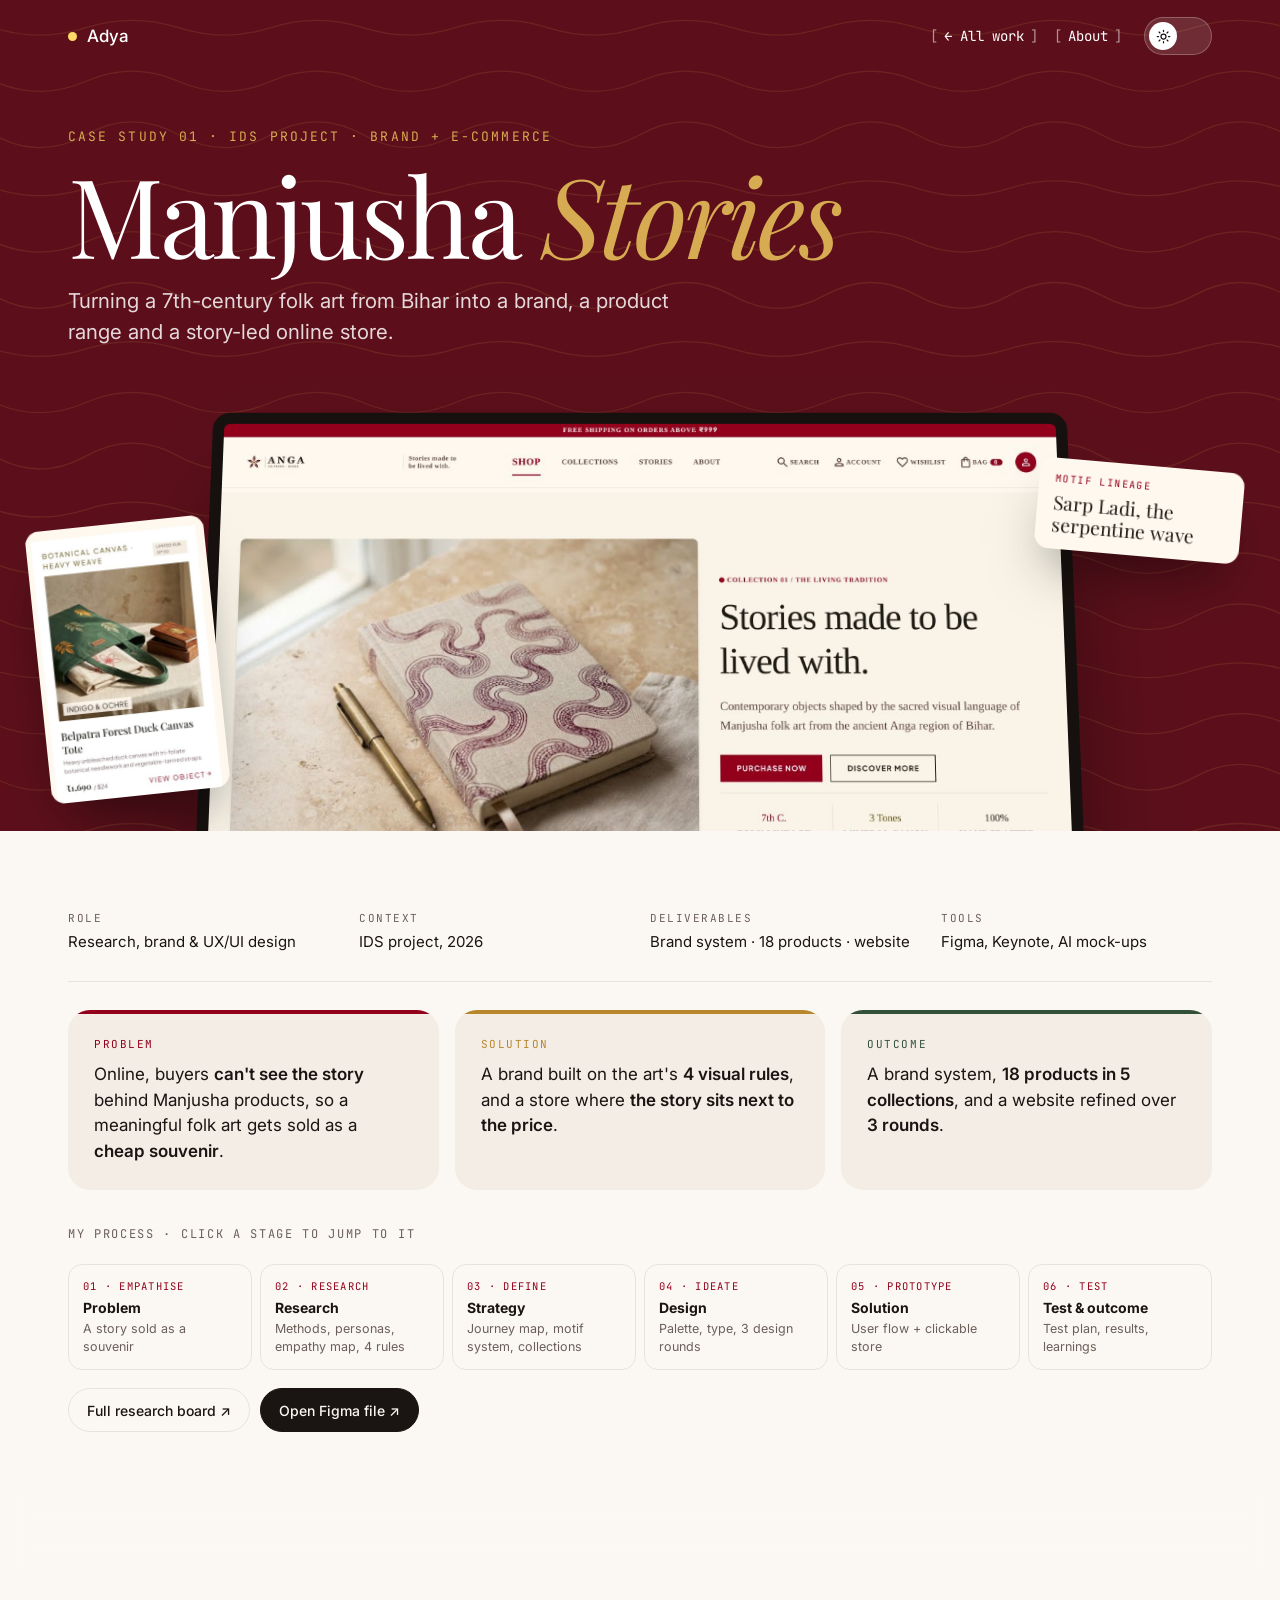
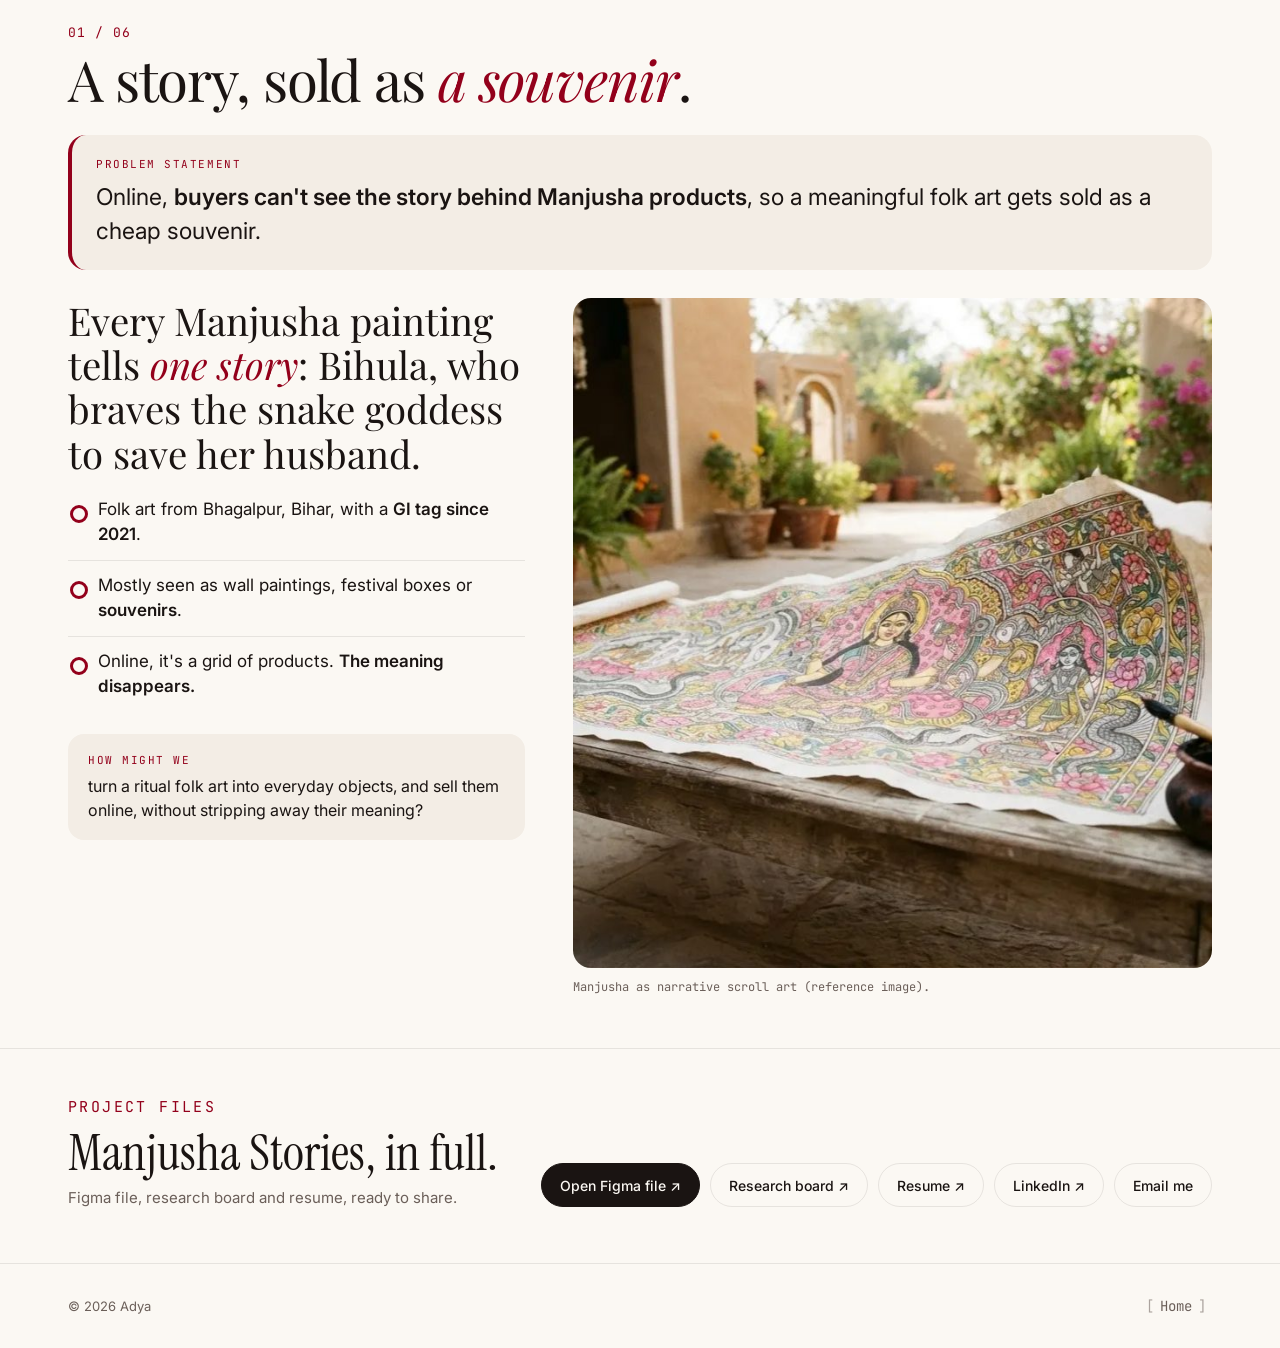
<file: manjusha-stories.html>
<!doctype html>
<html lang="en" data-theme="light">
<head>
<meta charset="utf-8">
<meta name="viewport" content="width=device-width, initial-scale=1">
<title>Manjusha Stories — Case study · Adya</title>
<link rel="preconnect" href="https://fonts.googleapis.com">
<link rel="preconnect" href="https://fonts.gstatic.com" crossorigin>
<link href="https://fonts.googleapis.com/css2?family=Instrument+Serif:ital@0;1&family=Inter:wght@400;500;600;700&family=JetBrains+Mono:wght@400;500&family=Playfair+Display:ital,wght@0,400;0,600;1,400&display=swap" rel="stylesheet">
<link rel="stylesheet" href="assets/case.css">
<script>document.documentElement.classList.add("js")</script>

<style>
:root{--acc:#93001B;--accSoft:#F6DCD6;--heroBg:#5C0F1A;--heroAcc:#D7AB52;
  --sindoor:#93001B;--oxblood:#5C0F1A;--ivory:#FFF8EF;--parch:#FAF3E8;--ochre:#D7AB52;--forest:#33503A;--brandInk:#1E1B15;--play:"Playfair Display",Georgia,serif}
[data-theme="dark"]{--acc:#E0A64A;--accSoft:#3A2418}
.hero h1{font-family:var(--play)}.hero h1 em{font-style:italic}
.hero .pattern{position:absolute;inset:0;width:100%;height:100%;opacity:.13}
.hero .pattern path{fill:none;stroke:var(--ochre);stroke-width:1.4}
.hero .drift{animation:drift 40s linear infinite}
@keyframes drift{to{transform:translateX(-200px)}}
.laptop{position:absolute;left:50%;top:0;width:min(78%,900px);transform:translateX(-50%) rotateX(8deg);transform-origin:bottom center;transition:transform 1s cubic-bezier(.2,.9,.3,1)}
.hero-visual:hover .laptop{transform:translateX(-50%) rotateX(0) translateY(-10px)}
.laptop .lid{background:#16100E;border-radius:18px 18px 4px 4px;padding:12px 12px 16px;box-shadow:0 60px 120px -40px rgba(0,0,0,.7)}
.laptop .lid img{border-radius:6px;width:100%}
.laptop .base{height:16px;margin:0 -6%;background:linear-gradient(#d8cfc6,#a99f96);border-radius:0 0 22px 22px}
.float{position:absolute;border-radius:14px;box-shadow:0 30px 60px -20px rgba(0,0,0,.55);overflow:hidden;background:var(--ivory);transition:transform .8s cubic-bezier(.2,.9,.3,1)}
.f-card{width:clamp(110px,14vw,190px);left:3%;bottom:8%;transform:rotate(-6deg)}
.f-tag{right:3%;top:16%;padding:14px 16px;color:var(--brandInk);width:clamp(140px,16vw,220px);transform:rotate(5deg)}
.f-tag small{display:block;font-family:var(--mono);font-size:10px;letter-spacing:.14em;text-transform:uppercase;color:var(--sindoor);margin-bottom:6px}
.f-tag b{font-family:var(--play);font-weight:400;font-size:clamp(15px,1.5vw,20px);line-height:1.15;display:block}
.hero-visual:hover .f-card{transform:rotate(-2deg) translateY(-14px)}
.hero-visual:hover .f-tag{transform:rotate(1deg) translateY(-10px)}
.ph h2,.quote,.tile h4{font-family:var(--play)}
.rules{display:grid;grid-template-columns:repeat(4,minmax(0,1fr));gap:14px}
.rule{border-radius:18px;padding:18px;background:var(--card);transition:transform .5s cubic-bezier(.3,1.4,.5,1)}
.rule:hover{transform:translateY(-6px)}
.rule svg{width:100%;height:90px;display:block;margin-bottom:12px}
.rule .n{font-family:var(--mono);font-size:12px;color:var(--muted)}
.rule h4{font-family:var(--play);font-weight:400;font-size:22px;margin:4px 0 6px}
.rule p{font-size:14px;line-height:1.45;margin:0 0 10px;color:var(--muted)}
.rule p:not(.to){display:none}
.rule .to{font-size:14px;padding-top:10px;border-top:1px solid var(--line);margin:0;color:var(--ink);display:block}
.borders{display:grid;grid-template-columns:repeat(3,minmax(0,1fr));gap:4px 32px}
.border{display:grid;grid-template-columns:110px 1fr;align-items:center;gap:14px;padding:10px 0;border-top:1px solid var(--line)}
.border b{font-family:var(--play);font-weight:400;font-size:19px;display:block;line-height:1.05}
.border small{font-family:var(--mono);font-size:10px;color:var(--muted)}
.border svg{width:100%;height:44px;overflow:visible}
.border svg *{fill:none;stroke:var(--sindoor);stroke-width:2;stroke-linecap:round;stroke-linejoin:round;stroke-dasharray:1;stroke-dashoffset:1;transition:stroke-dashoffset 2.4s cubic-bezier(.45,0,.2,1)}
[data-theme="dark"] .border svg *{stroke:var(--ochre)}
.border.in svg *{stroke-dashoffset:0}
.motifs{display:flex;flex-direction:column;gap:12px}
.motif,.mhead{display:grid;grid-template-columns:150px 1fr 1fr 1.3fr;gap:12px;align-items:stretch}
.mhead{font-family:var(--mono);font-size:11px;letter-spacing:.14em;text-transform:uppercase;color:var(--muted)}
.motif .name{display:flex;flex-direction:column;justify-content:center}
.motif .name b{font-family:var(--play);font-weight:400;font-size:22px;line-height:1.05}
.motif .name small{font-family:var(--mono);font-size:10px;letter-spacing:.1em;text-transform:uppercase;color:var(--muted);margin-top:4px}
.mbox{position:relative;border-radius:14px;background:var(--parch);min-height:118px;display:grid;place-items:center;overflow:hidden}
[data-theme="dark"] .mbox{background:#211917}
.mbox .lbl{position:absolute;left:10px;top:8px;font-family:var(--mono);font-size:10px;letter-spacing:.14em;text-transform:uppercase;color:var(--muted)}
.mbox svg{width:70%;height:76px;overflow:visible}
.mbox svg *{fill:none;stroke:var(--sindoor);stroke-width:2.4;stroke-linecap:round;stroke-linejoin:round;stroke-dasharray:1;stroke-dashoffset:1;transition:stroke-dashoffset 2.2s cubic-bezier(.45,0,.2,1)}
.mbox.abs svg *{stroke:var(--brandInk)}
[data-theme="dark"] .mbox svg *{stroke:var(--ochre)}[data-theme="dark"] .mbox.abs svg *{stroke:var(--ink)}
.motif.in .mbox svg *{stroke-dashoffset:0}.motif.in .mbox.abs svg *{transition-delay:.8s}
.mbox.photo{display:block}
.mbox.photo img{position:absolute;inset:0;width:100%;height:100%;object-fit:cover;transition:transform 1s cubic-bezier(.2,.9,.3,1)}
.motif:hover .mbox.photo img{transform:scale(1.06)}
.mbox.photo .lbl{color:#fff;text-shadow:0 1px 6px rgba(0,0,0,.5);z-index:1}
.mbox.photo .pname{position:absolute;left:10px;bottom:8px;z-index:1;color:#fff;font-size:13px;font-weight:500;text-shadow:0 1px 8px rgba(0,0,0,.6)}
.iters{display:grid;grid-template-columns:repeat(3,minmax(0,1fr));gap:14px}
.iter .tag{display:inline-block;font-family:var(--mono);font-size:11px;padding:4px 10px;border-radius:999px;background:var(--card);margin:12px 0 6px}
.iter.final .tag{background:var(--sindoor);color:#fff}
.iter p{margin:0;font-size:14px;line-height:1.45;color:var(--muted)}
.iter .zoom{aspect-ratio:16/10}.iter .zoom img{height:100%;object-fit:cover;object-position:top}
.journey{display:flex;flex-wrap:wrap;gap:6px;align-items:center}
.journey span{padding:10px 14px;border-radius:12px;background:var(--card);font-size:14px}
.journey span b{display:block;font-size:15px}
.journey em{font-style:normal;color:var(--acc)}
.pal .sw{min-height:84px}
@media (max-width:1000px){.rules{grid-template-columns:repeat(2,minmax(0,1fr))}.borders{grid-template-columns:1fr 1fr}}
@media (max-width:760px){.motif,.mhead{grid-template-columns:1fr 1fr}.mhead{display:none}.motif .name{grid-column:1/-1}.motif .mbox.photo{grid-column:1/-1;min-height:180px}.borders{grid-template-columns:1fr}.iters{grid-template-columns:1fr}.f-tag{display:none}}
@media (prefers-reduced-motion:reduce){.border svg *,.mbox svg *{stroke-dashoffset:0}}
</style>
</head>
<body>
<div class="progress" id="progress"></div>

<header class="nav" id="nav">
  <div class="wrap">
    <a class="logo" href="index.html"><i></i>Adya</a>
    <nav class="links" aria-label="Main">
      <a class="br" href="index.html#work"><span class="b">[</span>← All work<span class="b">]</span></a>
      <a class="br hide-sm" href="index.html#about"><span class="b">[</span>About<span class="b">]</span></a>
      <button class="tog" id="tog" type="button" aria-label="Switch to dark mode" aria-pressed="false">
        <span class="k" aria-hidden="true">
          <svg class="sun" viewBox="0 0 24 24" fill="none" stroke="currentColor" stroke-width="2" stroke-linecap="round"><circle cx="12" cy="12" r="4"/><path d="M12 2v2M12 20v2M4.9 4.9l1.4 1.4M17.7 17.7l1.4 1.4M2 12h2M20 12h2M4.9 19.1l1.4-1.4M17.7 6.3l1.4-1.4"/></svg>
          <svg class="moon" viewBox="0 0 24 24" fill="none" stroke="currentColor" stroke-width="2" stroke-linecap="round" stroke-linejoin="round"><path d="M21 12.8A9 9 0 1 1 11.2 3a7 7 0 0 0 9.8 9.8z"/></svg>
        </span>
      </button>
    </nav>
  </div>
</header>

<header class="hero">
  <svg class="pattern bgfx" viewBox="0 0 1600 900" preserveAspectRatio="xMidYMid slice" aria-hidden="true"><g class="drift" id="coverWaves"></g></svg>
  <div class="wrap">
    <p class="eyebrow">Case study 01 · IDS project · Brand + e-commerce</p>
    <h1>Manjusha <em>Stories</em></h1>
    <p class="lede">Turning a 7th-century folk art from Bihar into a brand, a product range and a story-led online store.</p>
  </div>
  <div class="hero-visual">
    <div class="laptop"><div class="lid"><img src="images/manjusha/final-hero.jpg" alt="Final homepage shown on a laptop" width="1280" height="800"></div><div class="base"></div></div>
    <div class="float f-card"><img src="images/manjusha/ui-card.jpg" alt="Product card from the objects listing"></div>
    <div class="float f-tag"><small>Motif lineage</small><b>Sarp Ladi, the serpentine wave</b></div>
  </div>
</header>

<section class="overview">
  <div class="wrap">
    <dl class="meta">
      <div><dt>Role</dt><dd>Research, brand &amp; UX/UI design</dd></div>
      <div><dt>Context</dt><dd>IDS project, 2026</dd></div>
      <div><dt>Deliverables</dt><dd>Brand system · 18 products · website</dd></div>
      <div><dt>Tools</dt><dd>Figma, Keynote, AI mock-ups</dd></div>
    </dl>
    <div class="tldr">
      <div><p class="k">Problem</p><p>Online, buyers <b>can't see the story</b> behind Manjusha products, so a meaningful folk art gets sold as a <b>cheap souvenir</b>.</p></div>
      <div style="--c:#B8862B"><p class="k">Solution</p><p>A brand built on the art's <b>4 visual rules</b>, and a store where <b>the story sits next to the price</b>.</p></div>
      <div style="--c:#33503A"><p class="k">Outcome</p><p>A brand system, <b>18 products in 5 collections</b>, and a website refined over <b>3 rounds</b>.</p></div>
    </div>
    <p class="sub-h">My process · click a stage to jump to it</p>
    <div class="process" aria-label="My process"><button type="button" data-start="0"><small>01 · Empathise</small><b>Problem</b><span>A story sold as a souvenir</span></button><button type="button" data-start="1"><small>02 · Research</small><b>Research</b><span>Methods, personas, empathy map, 4 rules</span></button><button type="button" data-start="2"><small>03 · Define</small><b>Strategy</b><span>Journey map, motif system, collections</span></button><button type="button" data-start="3"><small>04 · Ideate</small><b>Design</b><span>Palette, type, 3 design rounds</span></button><button type="button" data-start="4"><small>05 · Prototype</small><b>Solution</b><span>User flow + clickable store</span></button><button type="button" data-start="5"><small>06 · Test</small><b>Test & outcome</b><span>Test plan, results, learnings</span></button></div>
    <div class="pfiles"><a href="figma-source/manjusha/research.html" target="_blank" rel="noopener">Full research board ↗</a><a class="fig" href="https://www.figma.com/design/S78MfCis4Sqc5ntNYsYcMW/Portfolio" target="_blank" rel="noopener">Open Figma file ↗</a></div>
  </div>
</section>

<div class="stepper-wrap">
  <div class="wrap">
    <div class="stepper" role="tablist" aria-label="Case study steps">
      <button type="button" role="tab" data-go data-title="Problem"><i>01</i><span>Problem</span></button>
      <button type="button" role="tab" data-go data-title="Research"><i>02</i><span>Research</span></button>
      <button type="button" role="tab" data-go data-title="Strategy"><i>03</i><span>Strategy</span></button>
      <button type="button" role="tab" data-go data-title="Design"><i>04</i><span>Design</span></button>
      <button type="button" role="tab" data-go data-title="Prototype"><i>05</i><span>Solution &amp; prototype</span></button>
      <button type="button" role="tab" data-go data-title="Test &amp; outcome"><i>06</i><span>Test &amp; outcome</span></button>
    </div>
  </div>
  <div class="sbar"><i></i></div>
</div>

<main class="panels">
  <div class="wrap">

  <!-- 01 -->
  <section class="panel" data-step="1" aria-label="Step 1: Problem">
    <div class="ph"><span class="n">01 / 06</span><h2>A story, sold as <em>a souvenir</em>.</h2></div>
    <div class="pstate"><span>Problem statement</span>Online, <b>buyers can't see the story behind Manjusha products</b>, so a meaningful folk art gets sold as a cheap souvenir.</div>
    <div class="split">
      <div>
        <p class="quote">Every Manjusha painting tells <em>one story</em>: Bihula, who braves the snake goddess to save her husband.</p>
        <ul class="pts">
          <li>Folk art from Bhagalpur, Bihar, with a <b>GI tag since 2021</b>.</li>
          <li>Mostly seen as wall paintings, festival boxes or <b>souvenirs</b>.</li>
          <li>Online, it's a grid of products. <b>The meaning disappears.</b></li>
        </ul>
        <div class="callout"><span>How might we</span>turn a ritual folk art into everyday objects, and sell them online, without stripping away their meaning?</div>
      </div>
      <div><button class="zoom" type="button"><img src="images/manjusha/scroll.jpg" alt="A long Manjusha scroll painting"></button><p class="cap">Manjusha as narrative scroll art (reference image).</p></div>
    </div>
  </section>

  <!-- 02 -->
  <section class="panel" data-step="2" aria-label="Step 2: Research">
    <div class="ph"><span class="n">02 / 06</span><h2>Who buys it, and <em>what the art demands</em>.</h2></div>
    <p class="sub-h" style="margin-top:0">How I researched</p><div class="methods"><div class="method"><i>01</i><b>Secondary research</b><span>History, the Bihula legend and its 2021 GI tag.</span></div><div class="method"><i>02</i><b>Visual analysis</b><span>Traditional paintings and borders, decoded into 4 rules.</span></div><div class="method"><i>03</i><b>Moodboard</b><span>Motifs, earth pigments and hand-painted objects.</span></div><div class="method"><i>04</i><b>Proto-personas</b><span>2 buyer types, to focus the brand and the store.</span></div></div><p class="sub-h">Who I'm designing for</p><div class="pgrid"><div class="pcard"><div class="who"><span class="av" style="background:#93001B">M</span><div><b>Meera, 28 · Gift buyer</b><span>Marketing professional, Bengaluru</span></div><span class="tag">Proto-persona</span></div><q>I want a gift that means something, not another souvenir.</q><div class="cols"><div><h5>Goals</h5><ul><li>Find unique handmade gifts with a story</li><li>Trust that the craft is authentic</li></ul></div><div><h5>Frustrations</h5><ul><li>Listings show a photo and a price, nothing more</li><li>Can't tell real craft from mass-made copies</li></ul></div></div><div class="need"><b>Needs</b>The story and origin next to the price, and gift-ready packaging.</div></div><div class="pcard"><div class="who"><span class="av" style="background:#33503A">K</span><div><b>Kabir, 34 · Home-decor lover</b><span>Architect, Mumbai</span></div><span class="tag">Proto-persona</span></div><q>I love folk art, but I don't want my home to look like a museum shop.</q><div class="cols"><div><h5>Goals</h5><ul><li>Modern everyday objects with cultural depth</li><li>Good materials and finish</li></ul></div><div><h5>Frustrations</h5><ul><li>Folk art is mostly wall paintings or kitsch</li><li>Quality is inconsistent</li></ul></div></div><div class="need"><b>Needs</b>Contemporary products, with clear material and craft details.</div></div></div><p class="cap">Proto-personas: built from my desk research and context, not interviews yet. Next step: validate them with 5 user interviews.</p><p class="sub-h">Empathy map · Meera, gift buyer</p><div class="empathy"><div><h5>Says</h5><p>"Is this really handmade? What does the design mean?"</p></div><div><h5>Thinks</h5><p>"I don't want to gift something generic that ends up in a drawer."</p></div><div><h5>Does</h5><p>Browses Amazon and Instagram, compares prices, reads reviews, then often settles for a safe option.</p></div><div><h5>Feels</h5><p>Unsure about authenticity. Delighted when a gift comes with a story she can tell.</p></div><span class="mid">M</span></div><p class="sub-h">Research synthesis · affinity map</p><div class="affinity"><div class="col"><h5>Meaning gets lost</h5><div class="sticky">Listings show only a photo and a price<small>desk research</small></div><div class="sticky">The Bihula story is rarely told<small>desk research</small></div><div class="sticky">Each motif has a meaning buyers don't know<small>visual analysis</small></div><div class="ins"><b>Insight</b>Without the story, it's just a pattern.</div></div><div class="col"><h5>Trust & authenticity</h5><div class="sticky">GI-tagged since 2021<small>GI registry</small></div><div class="sticky">Hard to tell handmade from printed online<small>desk research</small></div><div class="sticky">Artisans are rarely credited<small>desk research</small></div><div class="ins"><b>Insight</b>Buyers need proof of origin.</div></div><div class="col"><h5>Product fit</h5><div class="sticky">Mostly wall paintings and festival boxes<small>desk research</small></div><div class="sticky">Few everyday, useful objects</div><div class="sticky">Modern homes prefer minimal pieces<small>moodboard</small></div><div class="ins"><b>Insight</b>Translate the art into daily objects.</div></div><div class="col"><h5>Rules of the art</h5><div class="sticky">Bold outlines, flat colour<small>visual analysis</small></div><div class="sticky">Only a few colours: red, yellow, green<small>visual analysis</small></div><div class="sticky">Borders frame every story<small>visual analysis</small></div><div class="ins"><b>Insight</b>The rules can become a brand system.</div></div></div><p class="cap">Sticky notes from my secondary research, visual analysis and audit, grouped into themes (affinity mapping). Interviews will add direct user quotes.</p>
<p class="sub-h">What I found: 4 visual rules</p><p class="lead">Manjusha follows four strict rules, and <b>each became a brand rule</b>.</p>
    <div class="rules">
      <div class="rule">
        <svg viewBox="0 0 200 120" aria-hidden="true"><g fill="none" stroke="var(--brandInk)" stroke-width="4" stroke-linecap="round"><path d="M30 90 Q60 20 100 60 T170 40"/></g><circle cx="170" cy="40" r="7" fill="var(--sindoor)"/></svg>
        <span class="n">01</span><h4>Bold line</h4><p>Strong outlines, simplified characters.</p><p class="to">→ A clear, line-based graphic style</p>
      </div>
      <div class="rule">
        <svg viewBox="0 0 200 120" aria-hidden="true"><g fill="none" stroke="var(--sindoor)" stroke-width="3" stroke-linecap="round"><path d="M100 95 C70 80 70 40 100 22 C130 40 130 80 100 95Z"/><path d="M100 95 C78 92 58 72 54 50 C76 54 92 70 100 95Z"/><path d="M100 95 C122 92 142 72 146 50 C124 54 108 70 100 95Z"/></g></svg>
        <span class="n">02</span><h4>Symbolic motifs</h4><p>A visual dictionary: snake, lotus, fish, bird, boat.</p><p class="to">→ A motif library for products</p>
      </div>
      <div class="rule">
        <svg viewBox="0 0 200 120" aria-hidden="true"><circle cx="50" cy="60" r="24" fill="var(--sindoor)"/><circle cx="90" cy="60" r="24" fill="var(--ochre)"/><circle cx="130" cy="60" r="24" fill="var(--forest)"/><circle cx="168" cy="60" r="16" fill="var(--brandInk)"/></svg>
        <span class="n">03</span><h4>Restricted palette</h4><p>A disciplined use of a few colours.</p><p class="to">→ Four brand colours from the paintings</p>
      </div>
      <div class="rule">
        <svg viewBox="0 0 200 120" aria-hidden="true"><g fill="none" stroke="var(--brandInk)" stroke-width="2.5"><rect x="20" y="20" width="160" height="80" rx="4"/><path d="M73 20V100M127 20V100"/></g><g fill="none" stroke="var(--sindoor)" stroke-width="2.5"><path d="M20 30 L30 20 L40 30 L50 20 L60 30 L70 20"/></g></svg>
        <span class="n">04</span><h4>Narrative composition</h4><p>Scenes in sequence, framed by borders.</p><p class="to">→ Story-led page sections</p>
      </div>
    </div>
    <p class="sub-h">Six traditional borders, redrawn as vectors</p>
    <div class="borders">
      <div class="border"><div><b>Lahariya</b><small>waves</small></div><svg viewBox="0 0 400 56" aria-hidden="true"><path pathLength="1" d="M0 28 Q25 6 50 28 T100 28 T150 28 T200 28 T250 28 T300 28 T350 28 T400 28"/><path pathLength="1" d="M0 44 Q25 22 50 44 T100 44 T150 44 T200 44 T250 44 T300 44 T350 44 T400 44"/></svg></div>
      <div class="border"><div><b>Belpatra</b><small>sacred leaf</small></div><svg viewBox="0 0 400 56" aria-hidden="true"><path pathLength="1" d="M0 46 H400"/><path pathLength="1" d="M20 46 Q10 22 28 8 Q38 26 20 46 M60 46 Q50 22 68 8 Q78 26 60 46 M100 46 Q90 22 108 8 Q118 26 100 46 M140 46 Q130 22 148 8 Q158 26 140 46 M180 46 Q170 22 188 8 Q198 26 180 46 M220 46 Q210 22 228 8 Q238 26 220 46 M260 46 Q250 22 268 8 Q278 26 260 46 M300 46 Q290 22 308 8 Q318 26 300 46 M340 46 Q330 22 348 8 Q358 26 340 46 M380 46 Q370 22 388 8 Q398 26 380 46"/></svg></div>
      <div class="border"><div><b>Tribhuj</b><small>triangles</small></div><svg viewBox="0 0 400 56" aria-hidden="true"><path pathLength="1" d="M0 48 L20 10 L40 48 L60 10 L80 48 L100 10 L120 48 L140 10 L160 48 L180 10 L200 48 L220 10 L240 48 L260 10 L280 48 L300 10 L320 48 L340 10 L360 48 L380 10 L400 48"/><path pathLength="1" d="M0 52 H400"/></svg></div>
      <div class="border"><div><b>Sarp ki Ladi</b><small>chain of snakes</small></div><svg viewBox="0 0 400 56" aria-hidden="true"><path pathLength="1" d="M0 28 C20 4 40 4 50 28 S80 52 100 28 S130 4 150 28 S180 52 200 28 S230 4 250 28 S280 52 300 28 S330 4 350 28 S380 52 400 28"/><path pathLength="1" d="M0 28 C20 52 40 52 50 28 S80 4 100 28 S130 52 150 28 S180 4 200 28 S230 52 250 28 S280 4 300 28 S330 52 350 28 S380 4 400 28"/></svg></div>
      <div class="border"><div><b>Mokha I</b><small>diagonal bands</small></div><svg viewBox="0 0 400 56" aria-hidden="true"><path pathLength="1" d="M0 8 H400 M0 48 H400"/><path pathLength="1" d="M10 48 L40 8 M60 48 L90 8 M110 48 L140 8 M160 48 L190 8 M210 48 L240 8 M260 48 L290 8 M310 48 L340 8 M360 48 L390 8"/></svg></div>
      <div class="border"><div><b>Mokha II</b><small>paired bands</small></div><svg viewBox="0 0 400 56" aria-hidden="true"><path pathLength="1" d="M0 8 H400 M0 48 H400"/><path pathLength="1" d="M20 48 L44 8 M32 48 L56 8 M100 48 L124 8 M112 48 L136 8 M180 48 L204 8 M192 48 L216 8 M260 48 L284 8 M272 48 L296 8 M340 48 L364 8 M352 48 L376 8"/></svg></div>
    </div>
    <div class="grid2" style="margin-top:28px">
      <div><button class="zoom" type="button"><img src="images/manjusha/moodboard.jpg" alt="Manjusha moodboard"></button><p class="cap">Moodboard: motifs, earth pigments, hand-painted boxes.</p></div>
      <div><button class="zoom" type="button" style="aspect-ratio:4/3"><img src="images/manjusha/research-borders.jpg" alt="Research board with paintings, palette and border types" style="height:100%;object-fit:cover;object-position:top"></button><p class="cap">Research board. Border references: manjushakala.in</p></div>
    </div>
  </section>

  <!-- 03 -->
  <section class="panel" data-step="3" aria-label="Step 3: Strategy">
    <div class="ph"><span class="n">03 / 06</span><h2>Not copied. <em>Decoded.</em></h2></div>
<p class="sub-h">Current journey · buying a folk-art gift online</p><div class="jmap"><div class="jr"><div>Stage</div><div class="st">Search</div><div class="st">Browse</div><div class="st">Evaluate</div><div class="st">Buy</div><div class="st">Gift</div></div><div class="jr"><div>Doing</div><div class="">Searches "Manjusha gift"</div><div class="">Scrolls mixed listings and prints</div><div class="">Checks photos, price, reviews</div><div class="">Pays on a marketplace</div><div class="">Hands it over</div></div><div class="jr"><div>Feeling</div><div class="emo" style="grid-column:2/-1"><svg viewBox="0 0 500 64" preserveAspectRatio="none"><polyline points="50,24 150,38 250,52 350,24 450,38" fill="none" stroke="var(--acc)" stroke-width="2.5" vector-effect="non-scaling-stroke"/><circle cx="50" cy="24" r="5" fill="var(--acc)" vector-effect="non-scaling-stroke"/><circle cx="150" cy="38" r="5" fill="var(--acc)" vector-effect="non-scaling-stroke"/><circle cx="250" cy="52" r="5" fill="var(--acc)" vector-effect="non-scaling-stroke"/><circle cx="350" cy="24" r="5" fill="var(--acc)" vector-effect="non-scaling-stroke"/><circle cx="450" cy="38" r="5" fill="var(--acc)" vector-effect="non-scaling-stroke"/></svg></div></div><div class="jr"><div>Pain points</div><div class="pain">Results mix real craft with cheap prints</div><div class="pain">Every listing looks the same</div><div class="pain">No story, no origin, no proof it's authentic</div><div class="pain">Generic checkout, no reassurance</div><div class="pain">Plain box, nothing to tell</div></div><div class="jr"><div>Opportunity</div><div class="opp">Story-led homepage</div><div class="opp">Shop by purpose and by motif</div><div class="opp">Motif lineage on every product</div><div class="opp">A calm 3-step checkout</div><div class="opp">A story card in every parcel</div></div></div>
    <p class="sub-h">From insight to strategy: decoding motifs</p>
    <p class="lead">Every product goes through <b>3 steps</b>: folk motif → simple geometry → everyday object.</p>
    <div class="motifs">
      <div class="mhead"><span>Motif</span><span>Folk archetype</span><span>Abstraction</span><span>Living object</span></div>
      <div class="motif">
        <div class="name"><b>Sarp Ladi</b><small>the serpentine wave</small></div>
        <div class="mbox"><span class="lbl">Folk</span><svg viewBox="0 0 200 80"><path pathLength="1" d="M10 50 Q35 15 60 45 T110 40 T160 38"/><circle pathLength="1" cx="170" cy="36" r="9"/><path pathLength="1" d="M30 40 l2 2 M55 38 l2 2 M80 50 l2 2 M105 38 l2 2 M130 44 l2 2"/></svg></div>
        <div class="mbox abs"><span class="lbl">Abstraction</span><svg viewBox="0 0 200 80"><path pathLength="1" d="M10 30 Q35 10 60 30 T110 30 T160 30 T200 30"/><path pathLength="1" d="M10 46 Q35 26 60 46 T110 46 T160 46 T200 46"/><path pathLength="1" d="M10 62 Q35 42 60 62 T110 62 T160 62 T200 62"/></svg></div>
        <div class="mbox photo"><span class="lbl">Object</span><img src="images/manjusha/prod-journal.jpg" alt="Clothbound linen journal with serpent-wave pattern"><span class="pname">Clothbound journal</span></div>
      </div>
      <div class="motif">
        <div class="name"><b>Leheriya</b><small>the river current</small></div>
        <div class="mbox"><span class="lbl">Folk</span><svg viewBox="0 0 200 80"><path pathLength="1" d="M10 25 Q40 10 70 25 T130 25 T190 25"/><path pathLength="1" d="M10 42 Q40 27 70 42 T130 42 T190 42"/><path pathLength="1" d="M10 59 Q40 44 70 59 T130 59 T190 59"/></svg></div>
        <div class="mbox abs"><span class="lbl">Abstraction</span><svg viewBox="0 0 200 80"><path pathLength="1" d="M30 70 L60 10 M60 70 L90 10 M90 70 L120 10 M120 70 L150 10 M150 70 L180 10"/></svg></div>
        <div class="mbox photo"><span class="lbl">Object</span><img src="images/manjusha/prod-tote.jpg" alt="Canvas tote with diagonal river-current stripes"><span class="pname">Canvas market tote</span></div>
      </div>
      <div class="motif">
        <div class="name"><b>Belpatra</b><small>the sacred tri-foliate</small></div>
        <div class="mbox"><span class="lbl">Folk</span><svg viewBox="0 0 200 80"><path pathLength="1" d="M100 74 C88 60 86 38 100 22 C114 38 112 60 100 74Z"/><path pathLength="1" d="M100 74 C82 72 66 58 62 40 C80 42 94 56 100 74Z"/><path pathLength="1" d="M100 74 C118 72 134 58 138 40 C120 42 106 56 100 74Z"/></svg></div>
        <div class="mbox abs"><span class="lbl">Abstraction</span><svg viewBox="0 0 200 80"><circle pathLength="1" cx="100" cy="26" r="15"/><circle pathLength="1" cx="86" cy="50" r="15"/><circle pathLength="1" cx="114" cy="50" r="15"/></svg></div>
        <div class="mbox photo"><span class="lbl">Object</span><img src="images/manjusha/prod-catchall.jpg" alt="Stoneware desk catchall with tri-foliate leaf"><span class="pname">Stoneware catchall</span></div>
      </div>
      <div class="motif">
        <div class="name"><b>Champa</b><small>the temple blossom</small></div>
        <div class="mbox"><span class="lbl">Folk</span><svg viewBox="0 0 200 80"><path pathLength="1" d="M100 40 C96 26 98 12 100 8 C102 12 104 26 100 40 C110 30 122 26 128 28 C122 34 112 40 100 40 C112 44 120 54 122 64 C112 60 104 50 100 40 C96 50 88 60 78 64 C80 54 88 44 100 40 C88 40 78 34 72 28 C78 26 90 30 100 40Z"/></svg></div>
        <div class="mbox abs"><span class="lbl">Abstraction</span><svg viewBox="0 0 200 80"><circle pathLength="1" cx="100" cy="40" r="28"/><circle pathLength="1" cx="100" cy="40" r="6"/><path pathLength="1" d="M100 4 V16 M100 64 V76 M64 40 H76 M124 40 H136"/></svg></div>
        <div class="mbox photo"><span class="lbl">Object</span><img src="images/manjusha/prod-box.jpg" alt="Carved wooden keepsake box with blossom inlay"><span class="pname">Carved keepsake box</span></div>
      </div>
    </div>
    <div class="split even" style="margin-top:36px">
      <div>
        <p class="sub-h" style="margin-top:0">Grouped by purpose, not by product</p>
        <p class="lead" style="font-size:17px">People think "I need a gift", not "I want a tray". So 18 objects sit in <b>5 collections</b>.</p>
        <div class="chips"><span class="chip hot">Everyday</span><span class="chip hot">Home</span><span class="chip hot">Travel</span><span class="chip hot">Gift</span><span class="chip hot">Collect</span></div>
        <p class="sub-h">Experience journey</p>
        <div class="journey"><span><b>Discover</b>the story</span><em>→</em><span><b>Connect</b>with the art</span><em>→</em><span><b>Trust</b>the brand</span><em>→</em><span><b>Explore</b>collections</span><em>→</em><span><b>Own</b>a story</span></div>
      </div>
      <div><button class="zoom" type="button"><img src="images/manjusha/product-range.jpg" alt="Product range board with 18 objects in five collections"></button><p class="cap">Product range (visualised with AI image generation).</p></div>
    </div>
  </section>

  <!-- 04 -->
  <section class="panel" data-step="4" aria-label="Step 4: Design">
    <div class="ph"><span class="n">04 / 06</span><h2>A palette from <em>pigment</em>.</h2></div>
<p class="sub-h">Ideas I explored, and why</p><div class="ideas"><div class="idea drop"><span class="chip2">Dropped</span><b>Sell Manjusha wall art</b><p><i>Why I dropped it</i>Already crowded, and it keeps the art on the wall instead of in daily life.</p></div><div class="idea drop"><span class="chip2">Dropped</span><b>Copy motifs straight onto products</b><p><i>Why I dropped it</i>Looks like souvenir merchandise and loses the art's rules.</p></div><div class="idea drop"><span class="chip2">Dropped</span><b>Shop by product category</b><p><i>Why I dropped it</i>People shop for a need ("a gift", "for my desk"), not "trays".</p></div><div class="idea pick"><span class="chip2">Chosen</span><b>Everyday objects + story-led store</b><p><i>Why I chose it</i>Motif → abstraction → object keeps the meaning, and shopping by purpose matches how people buy.</p></div></div>
    <p class="sub-h">Visual language</p>
    <div class="grid3 pal" style="grid-template-columns:repeat(6,minmax(0,1fr));gap:10px">
      <div class="sw" style="background:#93001B;color:#fff"><b>Sindoor</b>#93001B</div>
      <div class="sw" style="background:#5C0F1A;color:#fff"><b>Oxblood</b>#5C0F1A</div>
      <div class="sw" style="background:#D7AB52;color:#1E1B15"><b>Ochre</b>#D7AB52</div>
      <div class="sw" style="background:#33503A;color:#fff"><b>Forest</b>#33503A</div>
      <div class="sw" style="background:#FAF3E8;color:#1E1B15;border:1px solid var(--line)"><b>Parchment</b>#FAF3E8</div>
      <div class="sw" style="background:#1E1B15;color:#fff"><b>Ink</b>#1E1B15</div>
    </div>
    <div class="split" style="margin-top:24px">
      <div>
        <ul class="pts">
          <li><b>Playfair Display</b> for a museum-label feel; a clean sans for body.</li>
          <li>Sindoor red is used <b>only for actions</b>.</li>
          <li>Product cards read: <b>motif → image → name → price</b>. Story first.</li>
        </ul>
      </div>
      <div style="max-width:300px"><img src="images/manjusha/ui-card.jpg" alt="Product card: motif lineage, image, name, price" style="border-radius:16px"><p class="cap">Product card with its motif lineage tag.</p></div>
    </div>
    <p class="sub-h">Iterations · 3 rounds, what I kept and dropped</p>
    <div class="iters">
      <div class="iter"><button class="zoom" type="button"><img src="images/manjusha/concept-a.jpg" alt="Concept A: illustrated homepage"></button><span class="tag">Round 1 · Illustrated</span><p>Closest to the art, but it competed with the products.</p></div>
      <div class="iter"><button class="zoom" type="button"><img src="images/manjusha/concept-b.jpg" alt="Concept B: lifestyle photo homepage"></button><span class="tag">Round 2 · Lifestyle</span><p>Warmer, but the story got lost.</p></div>
      <div class="iter final"><button class="zoom" type="button"><img src="images/manjusha/final-hero.jpg" alt="Final homepage"></button><span class="tag">Final · Editorial</span><p>Each section has one job: read the story, or shop.</p></div>
    </div>
  </section>

  <!-- 05 -->
  <section class="panel" data-step="5" aria-label="Step 5: Solution and prototype">
    <div class="ph"><span class="n">05 / 06</span><h2>From story <em>to checkout</em>.</h2></div>
<p class="sub-h">User flow I designed</p><div class="uflow"><span class="s">Homepage</span><em>→</em><span class="">Shop by purpose</span><em>→</em><span class="">Objects (filter by motif)</span><em>→</em><span class="">Product: story + lineage</span><em>→</em><span class="d">Add to bag or buy now</span><em>→</em><span class="">Bag</span><em>→</em><span class="">Checkout</span><em>→</em><span class="s">Order confirmed + story card</span></div><p class="cap">Dark = start and end · dashed = decision point</p>
    <p class="sub-h">Try the prototype</p>
    <div class="proto desk" data-proto data-demo='["Shop Everyday","View object","Add to bag","Proceed to checkout","Place order","Continue shopping"]'>
      <script type="application/json">{"start": "home", "screens": {"home": {"src": "images/manjusha/final-home.jpg", "name": "Homepage", "hs": [[0.66, 0.98, 32.81, 4.84, "objects", "Shop"], [11.12, 0.85, 59.38, 11.8, "toast:Added to your bag", "Purchase now"], [11.12, 0.85, 72.27, 12.27, "objects", "Discover more"], [24.07, 9.52, 2.97, 22.03, "objects", "Shop Everyday"], [24.07, 9.52, 26.95, 22.11, "objects", "Shop Home"], [24.07, 9.52, 50.94, 22.11, "objects", "Shop Travel"], [24.07, 9.52, 75.0, 22.03, "objects", "Shop Gifts"]]}, "objects": {"src": "images/manjusha/objects.jpg", "name": "Objects listing", "hs": [[1.34, 1.47, 1.56, 10.16, "home", "ANGA home"], [36.88, 1.26, 76.64, 14.61, "product", "View object"]]}, "product": {"src": "images/manjusha/store-product.jpg", "name": "Product page", "hs": [[4.47, 2.01, 2.5, 14.84, "home", "ANGA home"], [4.75, 1.46, 19.84, 2.55, "objects", "Shop"], [4.75, 1.46, 24.74, 4.46, "objects", "Objects"], [4.75, 1.46, 31.55, 5.74, "toast:Our Story page: Bihula's tale and the artisans", "Our story"], [4.75, 1.46, 39.63, 8.93, "toast:Meet the Bhagalpur artisans (next iteration)", "Craft & people"], [5.03, 0.9, 88.71, 4.1, "toast:Your bag is empty", "Bag"], [8.25, 3.68, 2.5, 95, "back", "Back to objects"], [43.53, 3.75, 60.78, 17.89, "bag", "Add to bag"], [43.53, 3.75, 79.61, 17.89, "checkout", "Buy now"]]}, "bag": {"src": "images/manjusha/store-bag.jpg", "name": "Your bag", "hs": [[6.5, 2.92, 2.5, 14.84, "home", "ANGA home"], [6.91, 2.12, 19.84, 2.55, "objects", "Shop"], [6.91, 2.12, 24.74, 4.46, "objects", "Objects"], [6.91, 2.12, 31.55, 5.74, "toast:Our Story page: Bihula's tale and the artisans", "Our story"], [6.91, 2.12, 39.63, 8.93, "toast:Meet the Bhagalpur artisans (next iteration)", "Craft & people"], [7.31, 1.31, 89.06, 3.75, "bag", "Bag"], [13.81, 1.31, 2.5, 11.79, "back", "Back"], [57.26, 5.44, 66.88, 28.44, "checkout", "Proceed to checkout"]]}, "checkout": {"src": "images/manjusha/store-checkout.jpg", "name": "Checkout", "hs": [[6.34, 2.85, 2.5, 14.84, "home", "ANGA home"], [7.12, 1.28, 93.75, 3.75, "bag", "Bag"], [13.46, 1.28, 2.5, 8.07, "back", "Back"], [59.82, 5.3, 66.88, 28.44, "confirm", "Place order"]]}, "confirm": {"src": "images/manjusha/store-confirm.jpg", "name": "Order confirmed", "hs": [[6.34, 2.85, 2.5, 14.84, "home", "ANGA home"], [6.74, 2.07, 19.84, 2.55, "objects", "Shop"], [6.74, 2.07, 24.74, 4.46, "objects", "Objects"], [6.74, 2.07, 31.55, 5.74, "toast:Our Story page: Bihula's tale and the artisans", "Our story"], [6.74, 2.07, 39.63, 8.93, "toast:Meet the Bhagalpur artisans (next iteration)", "Craft & people"], [7.13, 1.28, 88.71, 4.1, "toast:Your bag is empty", "Bag"], [79.25, 5.31, 32.54, 19.41, "home", "Continue shopping"], [79.25, 5.31, 53.04, 14.42, "toast:Tracking link sent by email", "Track order"]]}}}</script>
      <div class="pdev desk-d"><div class="bar"><i></i><i></i><i></i></div><div class="pscr" style="aspect-ratio:16/9"><div class="pview"><img alt=""></div></div><div class="ptoast" role="status"></div></div>
      <div class="pctl" style="flex-direction:row;flex-wrap:wrap;align-items:center;justify-content:space-between;gap:16px 32px">
        <p class="now">Now viewing<b>Homepage</b></p>
        <div class="pbtns"><button class="pb on" type="button" data-play>❚❚ Pause demo</button><button class="pb" type="button" data-back>← Back</button><button class="pb" type="button" data-restart>Restart</button></div>
      </div>
    </div>
    <p class="sub-h">Key design decisions</p>
    <div class="grid4">
      <div class="tile line"><p class="k">01</p><p><b>Product-led hero</b> with one clear action: "Purchase now".</p></div>
      <div class="tile line"><p class="k">02</p><p><b>Shop by purpose:</b> Everyday, Home, Travel, Gifts.</p></div>
      <div class="tile line"><p class="k">03</p><p><b>Story next to the price:</b> each product page traces its motif.</p></div>
      <div class="tile line"><p class="k">04</p><p><b>3-step checkout</b> with a story card in every parcel.</p></div>
    </div>
  </section>

  <!-- 06 -->
  <section class="panel" data-step="6" aria-label="Step 6: Test and outcome">
    <div class="ph"><span class="n">06 / 06</span><h2>Rules, <em>not decoration</em>.</h2></div>
    <div class="grid4">
      <div class="stat"><b>4</b><span>visual rules decoded into a brand</span></div>
      <div class="stat"><b>6</b><span>borders redrawn as a pattern library</span></div>
      <div class="stat"><b>18</b><span>products in 5 collections</span></div>
      <div class="stat"><b>6</b><span>screens, browsing to order confirmed</span></div>
    </div>
<p class="sub-h">Usability test plan <span class="status">Planned</span></p><div class="tplan"><div><h5>Tasks</h5><ol><li>Find a gift under ₹1,500 for a friend who loves stories.</li><li>Tell me the story behind the keepsake box.</li><li>Buy it and get to order confirmed.</li></ol></div><div><h5>What I'll measure</h5><ul><li>Task success rate</li><li>Time on task</li><li>Can they retell the story? (comprehension)</li><li>SUS ease-of-use score</li></ul></div><div><h5>Who &amp; how</h5><p>5 gift buyers aged 22–35, 20-minute remote sessions with the clickable prototype, thinking aloud.</p><p class="cap" style="margin-top:10px">Goal: check that buyers understand the story and can buy without help.</p></div></div>
    <div class="grid3" style="margin-top:14px">
      <div class="tile line"><p class="k">What I learned</p><p>Translating a culture means understanding its rules. Once I knew them, every decision had a reason.</p></div>
      <div class="tile line"><p class="k">The psychology</p><p>People value objects more when they know their story. The motif next to the price builds connection.</p></div>
      <div class="tile line"><p class="k">What makes it different</p><div class="chips" style="margin-top:4px"><span class="chip hot">Story-led commerce</span><span class="chip hot">Culture → system</span><span class="chip hot">Purpose-based shopping</span><span class="chip hot">Motif lineage on every product</span></div></div>
    </div>
  </section>

  </div>
</main>

<section class="files-end" aria-label="Project files"><div class="wrap"><div><p class="eyebrow" style="color:var(--acc);margin:0 0 10px">Project files</p><h2>Manjusha Stories, in full.</h2><p>Figma file, research board and resume, ready to share.</p></div><div class="pfiles"><a class="fig" href="https://www.figma.com/design/S78MfCis4Sqc5ntNYsYcMW/Portfolio" target="_blank" rel="noopener">Open Figma file ↗</a><a href="figma-source/manjusha/research.html" target="_blank" rel="noopener">Research board ↗</a><a href="resume.pdf" target="_blank" rel="noopener">Resume ↗</a><a href="https://www.linkedin.com/in/adya-a-896a99340" target="_blank" rel="noopener">LinkedIn ↗</a><a href="mailto:adya1023@gmail.com">Email me</a></div></div></section>

<footer class="foot"><div class="wrap"><span>© 2026 Adya</span><a class="br" href="index.html#home"><span class="b">[</span>Home<span class="b">]</span></a></div></footer>
<script>
(() => { const g = document.getElementById('coverWaves'); let d = '';
  for (let i = 0; i < 16; i++) { const y = 30 + i * 58, a = 16 + (i % 3) * 6; let p = `M-200 ${y} Q-150 ${y - a} -100 ${y}`; for (let x = 0; x <= 1800; x += 100) p += ` T${x} ${y}`; d += `<path d="${p}"/>`; }
  g.innerHTML = d; })();
</script>
<script src="assets/case.js"></script>
</body>
</html>
</file>
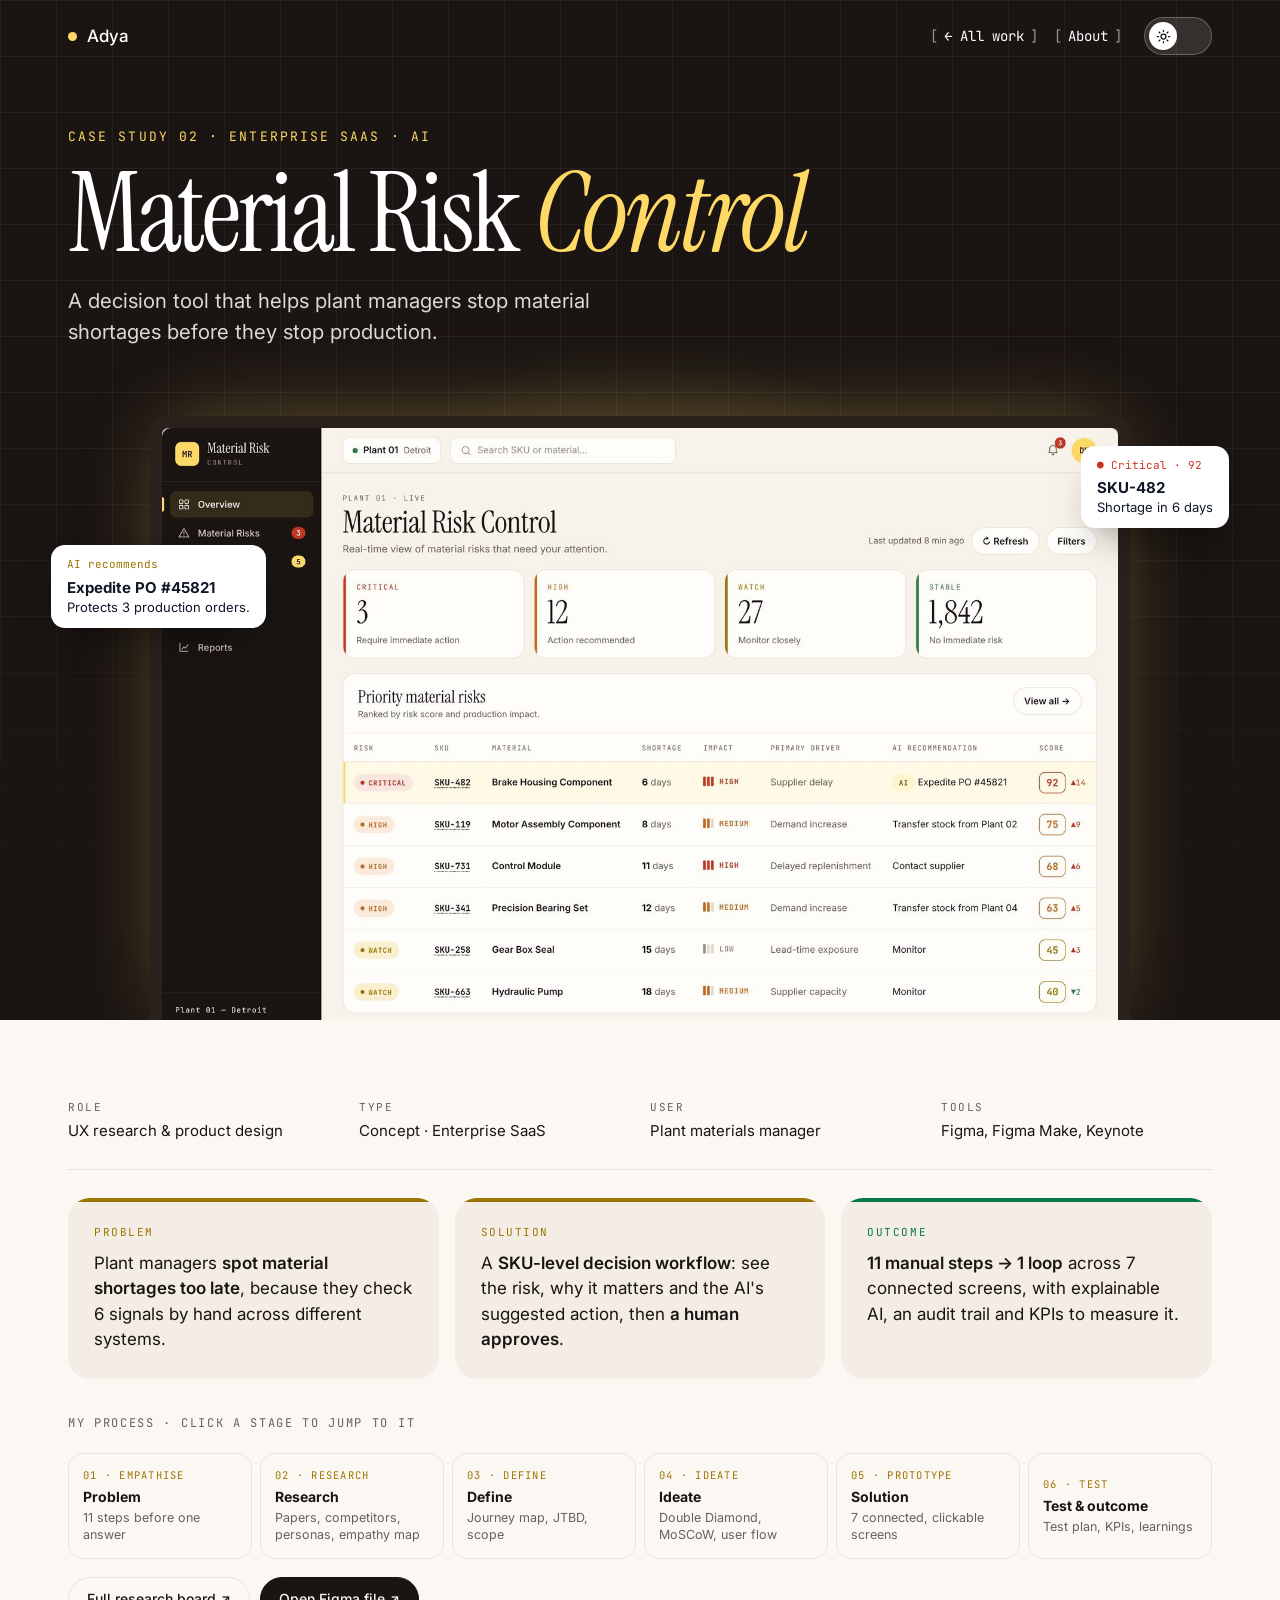
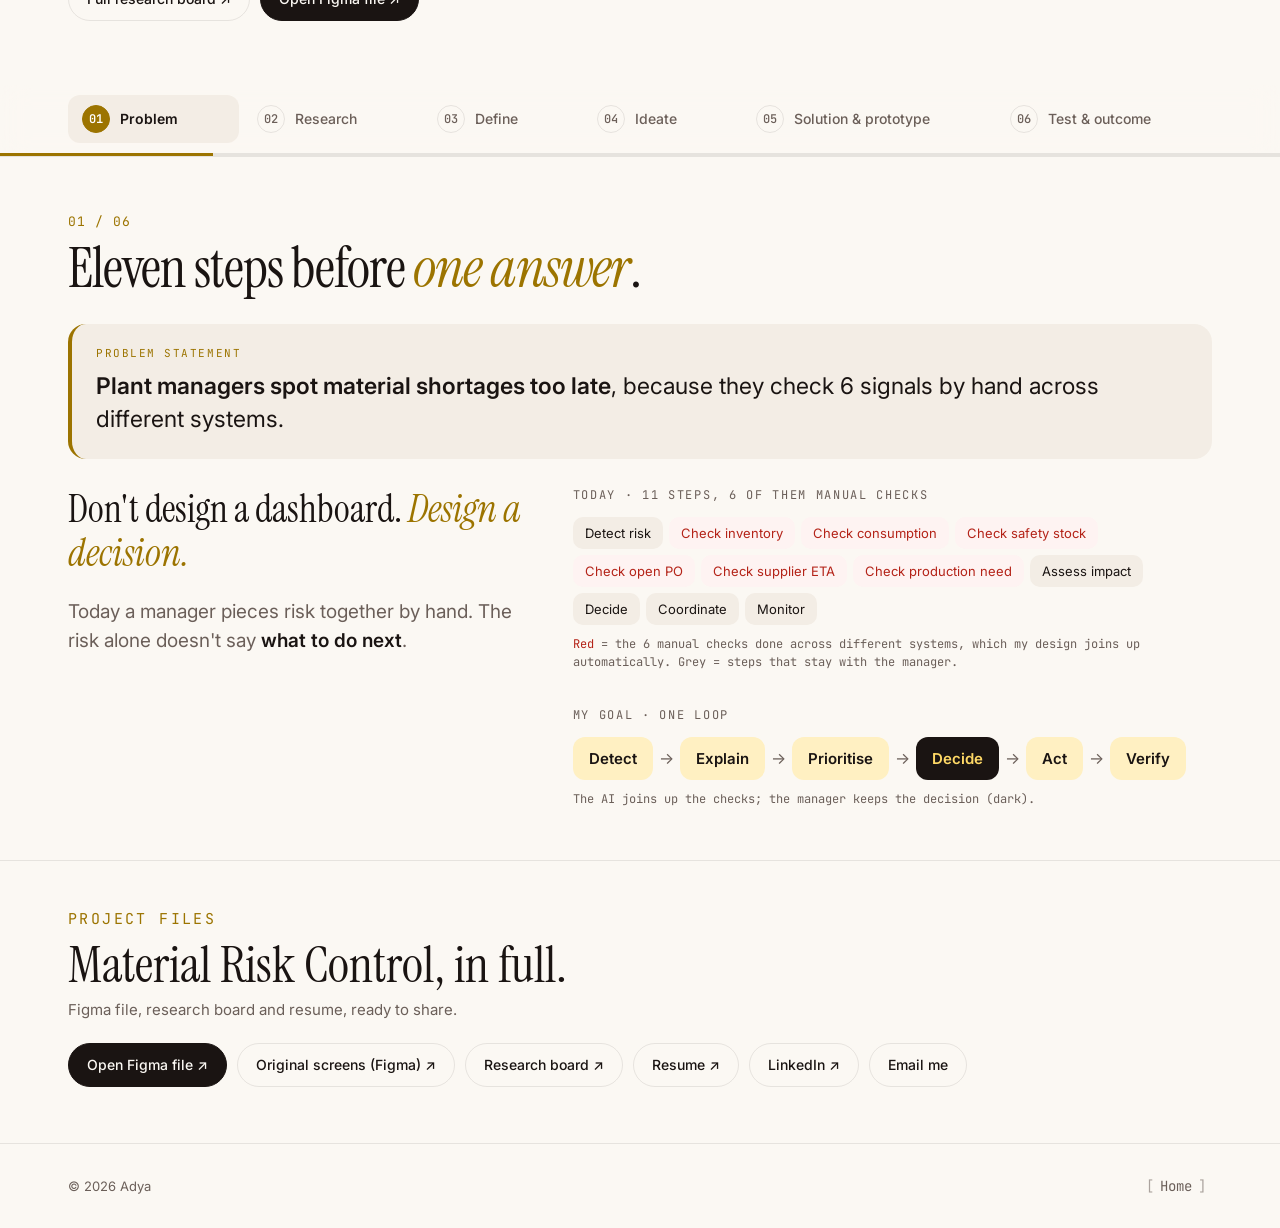
<file: material-risk-control.html>
<!doctype html>
<html lang="en" data-theme="light">
<head>
<meta charset="utf-8">
<meta name="viewport" content="width=device-width, initial-scale=1">
<title>Material Risk Control — Case study · Adya</title>
<link rel="preconnect" href="https://fonts.googleapis.com">
<link rel="preconnect" href="https://fonts.gstatic.com" crossorigin>
<link href="https://fonts.googleapis.com/css2?family=Instrument+Serif:ital@0;1&family=Inter:wght@400;500;600;700&family=JetBrains+Mono:wght@400;500&display=swap" rel="stylesheet">
<link rel="stylesheet" href="assets/case.css">
<script>document.documentElement.classList.add("js")</script>

<style>
:root{--acc:#9C7400;--accSoft:#FFF0C2;--heroBg:#1A1412;--heroAcc:#FFD966;--ai:#9C7400}
[data-theme="dark"]{--acc:#FFD966;--accSoft:#3A2F12}
.hero .grid{position:absolute;inset:0;background-image:linear-gradient(rgba(255,255,255,.05) 1px,transparent 1px),linear-gradient(90deg,rgba(255,255,255,.05) 1px,transparent 1px);background-size:56px 56px;mask-image:linear-gradient(180deg,#000 40%,transparent);-webkit-mask-image:linear-gradient(180deg,#000 40%,transparent)}
.hero .glow{position:absolute;width:820px;height:820px;left:50%;top:30%;margin-left:-410px;border-radius:50%;background:radial-gradient(circle,rgba(255,217,102,.28),transparent 65%)}
.stage{display:flex;justify-content:center;height:auto;padding-bottom:0}
.monitor{width:min(980px,100%);border-radius:14px 14px 0 0;background:#2A211D;padding:12px 12px 0;box-shadow:0 -10px 80px -20px rgba(255,217,102,.35);transform:translateY(20px);transition:transform .8s cubic-bezier(.2,.9,.3,1)}
.stage:hover .monitor{transform:translateY(0)}
.monitor img{border-radius:6px 6px 0 0}
.fl{position:absolute;background:#fff;color:#101828;border-radius:14px;padding:12px 16px;font-size:13px;line-height:1.4;box-shadow:0 20px 40px -18px rgba(0,0,0,.5);max-width:220px;animation:bob 6s ease-in-out infinite}
.fl small{display:block;font-family:var(--mono);font-size:11px;color:var(--ai);margin-bottom:4px}
.fl b{display:block;font-size:15px}
.fl1{left:4%;top:24%}.fl2{right:4%;top:8%;animation-delay:-3s}.fl2 small{color:#C8331E}
@keyframes bob{50%{transform:translateY(-10px)}}
.wf{display:flex;flex-wrap:wrap;gap:6px}
.wf span{font-size:13px;padding:8px 12px;border-radius:10px;background:var(--card)}
.wf span.c{background:#FEF3F2;color:#B42318}
[data-theme="dark"] .wf span.c{background:rgba(217,45,32,.15);color:#FDA29B}
.loop{display:flex;flex-wrap:wrap;gap:6px;align-items:center}
.loop span{font-weight:600;font-size:15px;padding:12px 16px;border-radius:12px;background:var(--accSoft);color:#1A1412}
[data-theme="dark"] .loop span{color:var(--ink)}
.loop span.h{background:#1A1412;color:#FFD966}
.loop em{font-style:normal;color:var(--muted)}
.paper{display:grid;grid-template-columns:70px 1fr;gap:12px;padding:12px 0;border-top:1px solid var(--line);font-size:15px;line-height:1.45}
.paper:first-child{border-top:0}
.paper span{font-family:var(--mono);font-size:12px;color:var(--acc)}
.paper a{color:var(--muted);font-size:13px}
.dd{width:100%;height:auto;display:block}
.dd polygon{fill:none;stroke-width:2}
.dd .d1{stroke:var(--acc);fill:color-mix(in srgb,var(--acc) 8%,transparent)}
.dd .d2{stroke:var(--ai);fill:color-mix(in srgb,var(--ai) 8%,transparent)}
.dd text{font:600 22px var(--sans);fill:var(--ink);text-anchor:middle}
.dd line{stroke:var(--line);stroke-width:2;stroke-dasharray:4 6}
.mc{padding:18px;border-radius:16px;background:var(--card);border-top:4px solid var(--c)}
.mc h4{font-family:var(--mono);font-size:12px;letter-spacing:.12em;color:var(--c);margin:0 0 10px}
.mc ul{margin:0;padding-left:18px;font-size:14px;line-height:1.7}
.rk{border-radius:14px;padding:14px;color:#fff;font-family:var(--mono);font-size:11px;min-height:80px;display:flex;flex-direction:column;justify-content:flex-end}
.rk b{font-family:var(--sans);font-size:15px}
@media (max-width:760px){.fl{display:none}.paper{grid-template-columns:1fr;gap:2px}.dd text{font-size:30px}}
</style>
</head>
<body>
<div class="progress" id="progress"></div>

<header class="nav" id="nav">
  <div class="wrap">
    <a class="logo" href="index.html"><i></i>Adya</a>
    <nav class="links" aria-label="Main">
      <a class="br" href="index.html#work"><span class="b">[</span>← All work<span class="b">]</span></a>
      <a class="br hide-sm" href="index.html#about"><span class="b">[</span>About<span class="b">]</span></a>
      <button class="tog" id="tog" type="button" aria-label="Switch to dark mode" aria-pressed="false">
        <span class="k" aria-hidden="true">
          <svg class="sun" viewBox="0 0 24 24" fill="none" stroke="currentColor" stroke-width="2" stroke-linecap="round"><circle cx="12" cy="12" r="4"/><path d="M12 2v2M12 20v2M4.9 4.9l1.4 1.4M17.7 17.7l1.4 1.4M2 12h2M20 12h2M4.9 19.1l1.4-1.4M17.7 6.3l1.4-1.4"/></svg>
          <svg class="moon" viewBox="0 0 24 24" fill="none" stroke="currentColor" stroke-width="2" stroke-linecap="round" stroke-linejoin="round"><path d="M21 12.8A9 9 0 1 1 11.2 3a7 7 0 0 0 9.8 9.8z"/></svg>
        </span>
      </button>
    </nav>
  </div>
</header>

<header class="hero">
  <div class="bgfx" aria-hidden="true"><div class="grid"></div><div class="glow"></div></div>
  <div class="wrap">
    <p class="eyebrow">Case study 02 · Enterprise SaaS · AI</p>
    <h1>Material Risk <em>Control</em></h1>
    <p class="lede">A decision tool that helps plant managers stop material shortages before they stop production.</p>
  </div>
  <div class="hero-visual stage">
    <div class="monitor"><img src="images/mrc/v2-1-overview.jpg" alt="Material risk overview dashboard" width="2160" height="1382"></div>
    <div class="fl fl1"><small>AI recommends</small><b>Expedite PO #45821</b>Protects 3 production orders.</div>
    <div class="fl fl2"><small>● Critical · 92</small><b>SKU-482</b>Shortage in 6 days</div>
  </div>
</header>

<section class="overview">
  <div class="wrap">
    <dl class="meta">
      <div><dt>Role</dt><dd>UX research &amp; product design</dd></div>
      <div><dt>Type</dt><dd>Concept · Enterprise SaaS</dd></div>
      <div><dt>User</dt><dd>Plant materials manager</dd></div>
      <div><dt>Tools</dt><dd>Figma, Figma Make, Keynote</dd></div>
    </dl>
    <div class="tldr">
      <div><p class="k">Problem</p><p>Plant managers <b>spot material shortages too late</b>, because they check 6 signals by hand across different systems.</p></div>
      <div style="--c:#9C7400"><p class="k">Solution</p><p>A <b>SKU-level decision workflow</b>: see the risk, why it matters and the AI's suggested action, then <b>a human approves</b>.</p></div>
      <div style="--c:#067647"><p class="k">Outcome</p><p><b>11 manual steps → 1 loop</b> across 7 connected screens, with explainable AI, an audit trail and KPIs to measure it.</p></div>
    </div>
    <p class="sub-h">My process · click a stage to jump to it</p>
    <div class="process" aria-label="My process"><button type="button" data-start="0"><small>01 · Empathise</small><b>Problem</b><span>11 steps before one answer</span></button><button type="button" data-start="1"><small>02 · Research</small><b>Research</b><span>Papers, competitors, personas, empathy map</span></button><button type="button" data-start="2"><small>03 · Define</small><b>Define</b><span>Journey map, JTBD, scope</span></button><button type="button" data-start="3"><small>04 · Ideate</small><b>Ideate</b><span>Double Diamond, MoSCoW, user flow</span></button><button type="button" data-start="4"><small>05 · Prototype</small><b>Solution</b><span>7 connected, clickable screens</span></button><button type="button" data-start="5"><small>06 · Test</small><b>Test & outcome</b><span>Test plan, KPIs, learnings</span></button></div>
    <div class="pfiles"><a href="figma-source/mrc/research.html" target="_blank" rel="noopener">Full research board ↗</a><a class="fig" href="https://www.figma.com/design/S78MfCis4Sqc5ntNYsYcMW/Portfolio" target="_blank" rel="noopener">Open Figma file ↗</a></div>
  </div>
</section>

<div class="stepper-wrap">
  <div class="wrap">
    <div class="stepper" role="tablist" aria-label="Case study steps">
      <button type="button" role="tab" data-go data-title="Problem"><i>01</i><span>Problem</span></button>
      <button type="button" role="tab" data-go data-title="Research"><i>02</i><span>Research</span></button>
      <button type="button" role="tab" data-go data-title="Define"><i>03</i><span>Define</span></button>
      <button type="button" role="tab" data-go data-title="Ideate"><i>04</i><span>Ideate</span></button>
      <button type="button" role="tab" data-go data-title="Prototype"><i>05</i><span>Solution &amp; prototype</span></button>
      <button type="button" role="tab" data-go data-title="Test &amp; outcome"><i>06</i><span>Test &amp; outcome</span></button>
    </div>
  </div>
  <div class="sbar"><i></i></div>
</div>

<main class="panels">
  <div class="wrap">

  <!-- 01 -->
  <section class="panel" data-step="1" aria-label="Step 1: Problem">
    <div class="ph"><span class="n">01 / 06</span><h2>Eleven steps before <em>one answer</em>.</h2></div>
    <div class="pstate"><span>Problem statement</span><b>Plant managers spot material shortages too late</b>, because they check 6 signals by hand across different systems.</div>
    <div class="split">
      <div>
        <p class="quote">Don't design a dashboard. <em>Design a decision.</em></p>
        <p class="lead">Today a manager pieces risk together by hand. The risk alone doesn't say <b>what to do next</b>.</p>
      </div>
      <div>
        <p class="sub-h" style="margin-top:0">Today · 11 steps, 6 of them manual checks</p>
        <div class="wf"><span>Detect risk</span><span class="c">Check inventory</span><span class="c">Check consumption</span><span class="c">Check safety stock</span><span class="c">Check open PO</span><span class="c">Check supplier ETA</span><span class="c">Check production need</span><span>Assess impact</span><span>Decide</span><span>Coordinate</span><span>Monitor</span></div>
        <p class="cap"><span style="color:#B42318">Red</span> = the 6 manual checks done across different systems, which my design joins up automatically. Grey = steps that stay with the manager.</p>
        <p class="sub-h">My goal · one loop</p>
        <div class="loop"><span>Detect</span><em>→</em><span>Explain</span><em>→</em><span>Prioritise</span><em>→</em><span class="h">Decide</span><em>→</em><span>Act</span><em>→</em><span>Verify</span></div>
        <p class="cap">The AI joins up the checks; the manager keeps the decision (dark).</p>
      </div>
    </div>
  </section>

  <!-- 02 -->
  <section class="panel" data-step="2" aria-label="Step 2: Research">
    <div class="ph"><span class="n">02 / 06</span><h2>Grounded in <em>evidence</em>.</h2></div>
    <p class="sub-h" style="margin-top:0">How I researched</p><div class="methods"><div class="method"><i>01</i><b>Literature review</b><span>5 academic papers on shortages, stockouts and explainable AI.</span></div><div class="method"><i>02</i><b>Competitive analysis</b><span>SAP IBP and Blue Yonder: strengths and the gap.</span></div><div class="method"><i>03</i><b>Workflow mapping</b><span>The current process mapped: 11 steps, 6 manual checks.</span></div><div class="method"><i>04</i><b>JTBD + proto-personas</b><span>The job to be done, and the 2 roles involved.</span></div></div><p class="sub-h">Who I'm designing for</p><div class="pgrid"><div class="pcard"><div class="who"><span class="av" style="background:#1A1412">D</span><div><b>Dana Keller, 41 · Materials Manager</b><span>Primary user · Plant 01, Detroit</span></div><span class="tag">Proto-persona</span></div><q>By the time I've checked every system, the line is already at risk.</q><div class="cols"><div><h5>Goals</h5><ul><li>Keep production running without over-stocking</li><li>Act early, with confidence</li></ul></div><div><h5>Frustrations</h5><ul><li>6 checks across ERP, spreadsheets and email</li><li>Alerts say what's wrong, not what to do</li></ul></div></div><div class="need"><b>Needs</b>One ranked view with the reason and a suggested action, while she stays in control.</div></div><div class="pcard"><div class="who"><span class="av" style="background:#9C7400">T</span><div><b>Tom Rivera, 33 · Production Planner</b><span>Secondary user · Plant 01</span></div><span class="tag">Proto-persona</span></div><q>I need to know which orders are hit before I reshuffle the schedule.</q><div class="cols"><div><h5>Goals</h5><ul><li>Protect delivery dates</li><li>Plan around shortages early</li></ul></div><div><h5>Frustrations</h5><ul><li>Hears about shortages late, by email</li><li>No shared view with the materials team</li></ul></div></div><div class="need"><b>Needs</b>Production impact for each SKU, and a shared log of decisions.</div></div></div><p class="cap">Proto-personas: built from my desk research and context, not interviews yet. Next step: validate them with 5 user interviews.</p><p class="sub-h">Empathy map · Dana, materials manager</p><div class="empathy"><div><h5>Says</h5><p>"Which SKU will stop my line first?"</p></div><div><h5>Thinks</h5><p>"If I miss one signal, production stops and it's on me."</p></div><div><h5>Does</h5><p>Checks the ERP and spreadsheets, emails suppliers, calls planners, and keeps notes in her own sheet.</p></div><div><h5>Feels</h5><p>Under pressure and always reacting. Doesn't fully trust alerts she can't see the reason for.</p></div><span class="mid">D</span></div><p class="sub-h">Research synthesis · affinity map</p><div class="affinity"><div class="col"><h5>Signals are scattered</h5><div class="sticky">6 checks before every decision<small>workflow map</small></div><div class="sticky">Data split across ERP, sheets and email<small>workflow map</small></div><div class="sticky">All of it checked by hand<small>workflow map</small></div><div class="ins"><b>Insight</b>Bring the signals into one place.</div></div><div class="col"><h5>Timing is everything</h5><div class="sticky">Shortages starve and block lines<small>ElMaraghy 2022</small></div><div class="sticky">Stock + near-term demand predict stockouts<small>Liu 2025</small></div><div class="sticky">Earlier action = fewer stoppages<small>Hafaf 2026</small></div><div class="ins"><b>Insight</b>Show "days until shortage" first.</div></div><div class="col"><h5>Trust in AI</h5><div class="sticky">Explainable interfaces build trust<small>Procedia CS 2024</small></div><div class="sticky">Managers must see the reason<small>JTBD</small></div><div class="sticky">People stay accountable for decisions<small>scope</small></div><div class="ins"><b>Insight</b>AI recommends, humans decide.</div></div><div class="col"><h5>Market gap</h5><div class="sticky">SAP IBP: network-wide planning<small>competitor review</small></div><div class="sticky">Blue Yonder: enterprise scale<small>competitor review</small></div><div class="sticky">Nothing for one urgent SKU decision<small>gap analysis</small></div><div class="ins"><b>Insight</b>Design for one plant, one SKU, one decision.</div></div></div><p class="cap">Sticky notes from my secondary research, 5 papers, competitor review and workflow mapping, grouped into themes (affinity mapping). Interviews will add direct user quotes.</p>
<p class="sub-h">What the evidence says</p>
    <div class="split">
      <div>
        <p class="lead">I reviewed <b>5 academic sources</b> and benchmarked <b>SAP IBP</b> and <b>Blue Yonder</b>.</p>
        <div class="paper"><span>2012</span><div>SKU classification is a real operations construct. <a href="https://doi.org/10.1108/01443571211250112">van Kampen et al.</a></div></div>
        <div class="paper"><span>2022</span><div>Shortages starve and block production lines. <a href="https://doi.org/10.1016/j.procir.2022.05.093">ElMaraghy et al.</a></div></div>
        <div class="paper"><span>2025</span><div>Inventory + near-term demand best predict stockouts. <a href="https://doi.org/10.1016/j.jdec.2025.06.002">Liu et al.</a></div></div>
        <div class="paper"><span>2024</span><div>Explainable AI interfaces build trust. <a href="https://doi.org/10.1016/j.procs.2024.02.127">Procedia CS</a></div></div>
        <div class="paper"><span>2026</span><div>Causal + predictive models enable earlier action. <a href="https://doi.org/10.1371/journal.pone.0350429">Hafaf et al.</a></div></div>
      </div>
      <div>
        <p class="sub-h" style="margin-top:0">What the research changed</p>
        <div class="rows">
          <div class="row2"><div class="a">Research supports SKU-level classification</div><div class="ar">→</div><div class="b">The SKU is the main unit, not a generic dashboard</div></div>
          <div class="row2"><div class="a">Shortages spread into production</div><div class="ar">→</div><div class="b">Timing is always shown with production impact</div></div>
          <div class="row2"><div class="a">Users need interpretable AI</div><div class="ar">→</div><div class="b">Every AI suggestion shows its reasons and evidence</div></div>
        </div>
        <div class="callout"><span>The gap</span>SAP and Blue Yonder serve network-wide planning. Nobody focuses on <b>one plant manager making one urgent decision about one SKU</b>.</div>
      </div>
    </div>
  </section>

  <!-- 03 -->
  <section class="panel" data-step="3" aria-label="Step 3: Define">
    <div class="ph"><span class="n">03 / 06</span><h2>One plant. One SKU. <em>One decision.</em></h2></div>
<p class="sub-h">Current journey · handling a shortage risk</p><div class="jmap"><div class="jr"><div>Stage</div><div class="st">Notice</div><div class="st">Gather</div><div class="st">Assess</div><div class="st">Decide</div><div class="st">Follow up</div></div><div class="jr"><div>Doing</div><div class="">Gets a late or noisy alert</div><div class="">Checks 6 signals in different systems</div><div class="">Works out which orders are hit</div><div class="">Picks an action on gut feel</div><div class="">Emails, calls, chases updates</div></div><div class="jr"><div>Feeling</div><div class="emo" style="grid-column:2/-1"><svg viewBox="0 0 500 64" preserveAspectRatio="none"><polyline points="50,38 150,52 250,52 350,38 450,52" fill="none" stroke="var(--acc)" stroke-width="2.5" vector-effect="non-scaling-stroke"/><circle cx="50" cy="38" r="5" fill="var(--acc)" vector-effect="non-scaling-stroke"/><circle cx="150" cy="52" r="5" fill="var(--acc)" vector-effect="non-scaling-stroke"/><circle cx="250" cy="52" r="5" fill="var(--acc)" vector-effect="non-scaling-stroke"/><circle cx="350" cy="38" r="5" fill="var(--acc)" vector-effect="non-scaling-stroke"/><circle cx="450" cy="52" r="5" fill="var(--acc)" vector-effect="non-scaling-stroke"/></svg></div></div><div class="jr"><div>Pain points</div><div class="pain">Alerts come late, with no priority</div><div class="pain">6 systems, all checked by hand</div><div class="pain">Production impact is unclear</div><div class="pain">No options compared, no AI help</div><div class="pain">No shared tracker or audit trail</div></div><div class="jr"><div>Opportunity</div><div class="opp">Ranked risk list</div><div class="opp">One SKU view with the evidence</div><div class="opp">Impact shown for each SKU</div><div class="opp">AI options + human approval</div><div class="opp">Actions tracker + resolved log</div></div></div>
    <p class="sub-h">The job to be done</p>
    <div class="callout" style="margin-top:0;font-size:clamp(18px,1.8vw,22px);line-height:1.5"><span>Job to be done</span><b>When</b> I need to keep materials available for production, <b>I want to</b> see the highest-risk SKUs and why they matter, <b>so I can</b> prevent shortages without over-stocking.</div>
    <div class="grid4" style="margin-top:14px">
      <div class="tile"><p class="k">Functional</p><p>Detect risk and know when to step in.</p></div>
      <div class="tile"><p class="k">Contextual</p><p>Understand timing, cause and impact.</p></div>
      <div class="tile"><p class="k">Decision</p><p>Compare options and choose.</p></div>
      <div class="tile" style="--acc:#9C7400"><p class="k">Trust</p><p>Know why the AI suggested it.</p></div>
    </div>
    <p class="sub-h">Out of scope, on purpose</p>
    <div class="chips"><span class="chip x">Network planning</span><span class="chip x">Warehouse management</span><span class="chip x">Finished goods</span><span class="chip x">ERP replacement</span><span class="chip x">Autonomous purchasing</span></div>
  </section>

  <!-- 04 -->
  <section class="panel" data-step="4" aria-label="Step 4: Ideate">
    <div class="ph"><span class="n">04 / 06</span><h2>From evidence <em>to priorities</em>.</h2></div>
    <svg class="dd" viewBox="0 0 1200 200" role="img" aria-label="Double Diamond: Discover, Define, Develop, Deliver">
      <polygon class="d1" points="14,100 300,10 586,100 300,190"/><polygon class="d2" points="614,100 900,10 1186,100 900,190"/>
      <line x1="300" y1="10" x2="300" y2="190"/><line x1="900" y1="10" x2="900" y2="190"/>
      <text x="172" y="108">Discover</text><text x="428" y="108">Define</text><text x="772" y="108">Develop</text><text x="1028" y="108">Deliver</text>
    </svg>
    <p class="cap" style="text-align:center">I followed the Double Diamond: steps 02–03 above, then prioritised and designed below.</p>
<p class="sub-h">Ideas I explored, and why</p><div class="ideas"><div class="idea drop"><span class="chip2">Dropped</span><b>A classic analytics dashboard</b><p><i>Why I dropped it</i>Shows lots of data but doesn't say what to do next.</p></div><div class="idea drop"><span class="chip2">Dropped</span><b>Fully automatic AI ordering</b><p><i>Why I dropped it</i>Managers lose control and accountability. Low trust.</p></div><div class="idea drop"><span class="chip2">Dropped</span><b>Email alerts only</b><p><i>Why I dropped it</i>No context, no comparison of options, easy to miss.</p></div><div class="idea pick"><span class="chip2">Chosen</span><b>SKU-level decision workflow</b><p><i>Why I chose it</i>Ranked risks, the reason, AI options, and a human approve button. Fast and trusted.</p></div></div>
    <p class="sub-h">MoSCoW: saying no kept it focused</p>
    <div class="grid4">
      <div class="mc" style="--c:#D92D20"><h4>MUST</h4><ul><li>SKU risk + timing</li><li>Production impact</li><li>Action options</li><li>Human approval</li></ul></div>
      <div class="mc" style="--c:#E8590C"><h4>SHOULD</h4><ul><li>AI recommendation</li><li>Confidence / evidence</li><li>Decision history</li></ul></div>
      <div class="mc" style="--c:#6B5F59"><h4>COULD</h4><ul><li>Scenario comparison</li><li>Deeper analytics</li></ul></div>
      <div class="mc" style="--c:#5B6576"><h4>WON'T</h4><ul><li>ERP replacement</li><li>Autonomous buying</li></ul></div>
    </div>
<p class="sub-h">User flow I designed</p><div class="uflow"><span class="s">Overview</span><em>→</em><span class="">Open riskiest SKU</span><em>→</em><span class="">Why it's at risk</span><em>→</em><span class="">Affected orders</span><em>→</em><span class="d">Approve, modify or reject</span><em>→</em><span class="">Actions tracker</span><em>→</em><span class="s">Resolved + reports</span></div><p class="cap">Dark = start and end · dashed = decision point</p>
    <div class="callout"><span>AI + human principle</span>AI does the joining up. <b>People decide.</b> Every suggestion can be approved, modified or rejected, and is logged.</div>
  </section>

  <!-- 05 -->
  <section class="panel" data-step="5" aria-label="Step 5: Solution and prototype">
    <div class="ph"><span class="n">05 / 06</span><h2>Make the decision <em>yourself</em>.</h2></div>
    <div class="proto desk" data-proto data-demo='["Open SKU-482","Approve","Reports"]'>
      <script type="application/json">{"start": "overview", "screens": {"overview": {"src": "images/mrc/v2-1-overview.jpg", "name": "Overview", "hs": [[0, 8.8, 0, 16.67, "overview", "Home"], [10.32, 4.35, 0.83, 15, "overview", "Overview"], [14.99, 4.35, 0.83, 15, "risks", "Material Risks"], [19.66, 4.35, 0.83, 15, "actions", "Actions"], [24.33, 4.35, 0.83, 15, "suppliers", "Suppliers"], [29, 4.35, 0.83, 15, "resolved", "Resolved"], [33.67, 4.35, 0.83, 15, "reports", "Reports"], [1.47, 4.35, 18.89, 10.28, "toast:Plant 01 \u2014 Detroit is the active context", "Switch plant"], [2.34, 2.61, 92.5, 1.39, "toast:3 critical risks need attention", "Notifications"], [1.58, 4.13, 95.14, 2.64, "toast:Dana Keller \u00b7 Materials Manager", "Profile"], [16.19, 4.56, 84.62, 7.18, "toast:Updated just now", "Refresh"], [16.19, 4.56, 92.49, 5.29, "toast:Filter by risk, line or supplier", "Filters"], [23.14, 14.56, 18.89, 18.99, "risks", "Critical risks"], [42.36, 4.56, 89, 7.18, "risks", "View all"], [57.04, 1.85, 28.49, 3.79, "sku", "Open SKU-482"], [63.88, 1.85, 28.49, 3.79, "toast:SKU-482 is the fully designed path in this prototype", "Open SKU-119"], [70.73, 1.85, 28.49, 3.79, "toast:SKU-482 is the fully designed path in this prototype", "Open SKU-731"], [77.57, 1.85, 28.49, 3.79, "toast:SKU-482 is the fully designed path in this prototype", "Open SKU-341"], [84.41, 1.85, 28.49, 3.79, "toast:SKU-482 is the fully designed path in this prototype", "Open SKU-258"], [91.26, 1.85, 28.49, 3.79, "toast:SKU-482 is the fully designed path in this prototype", "Open SKU-663"]]}, "risks": {"src": "images/mrc/v2-2-risks.jpg", "name": "Material risks", "hs": [[0, 9, 0, 16.67, "overview", "Home"], [10.56, 4.44, 0.83, 15, "overview", "Overview"], [15.33, 4.44, 0.83, 15, "risks", "Material Risks"], [20.11, 4.44, 0.83, 15, "actions", "Actions"], [24.89, 4.44, 0.83, 15, "suppliers", "Suppliers"], [29.67, 4.44, 0.83, 15, "resolved", "Resolved"], [34.44, 4.44, 0.83, 15, "reports", "Reports"], [1.5, 4.44, 18.89, 10.28, "toast:Plant 01 \u2014 Detroit is the active context", "Switch plant"], [2.39, 2.67, 92.5, 1.39, "toast:3 critical risks need attention", "Notifications"], [1.61, 4.22, 95.14, 2.64, "toast:Dana Keller \u00b7 Materials Manager", "Profile"], [16.56, 4.67, 86.35, 5.29, "toast:Filter by risk, line or supplier", "Filter risks"], [16.56, 4.67, 92.33, 5.45, "toast:Risk list exported (sample)", "Export risks"], [38.28, 1.89, 28.49, 3.79, "sku", "Open SKU-482"], [45.28, 1.89, 28.49, 3.79, "toast:SKU-482 is the fully designed path in this prototype", "Open SKU-119"], [52.28, 1.89, 28.49, 3.79, "toast:SKU-482 is the fully designed path in this prototype", "Open SKU-731"], [59.28, 1.89, 28.49, 3.79, "toast:SKU-482 is the fully designed path in this prototype", "Open SKU-341"], [66.28, 1.89, 28.49, 3.79, "toast:SKU-482 is the fully designed path in this prototype", "Open SKU-258"], [73.28, 1.89, 28.49, 3.79, "toast:SKU-482 is the fully designed path in this prototype", "Open SKU-663"]]}, "sku": {"src": "images/mrc/v2-3-sku.jpg", "name": "SKU-482 detail", "hs": [[0, 5.64, 0, 16.67, "overview", "Home"], [6.61, 2.78, 0.83, 15, "overview", "Overview"], [9.61, 2.78, 0.83, 15, "risks", "Material Risks"], [12.6, 2.78, 0.83, 15, "actions", "Actions"], [15.59, 2.78, 0.83, 15, "suppliers", "Suppliers"], [18.58, 2.78, 0.83, 15, "resolved", "Resolved"], [21.58, 2.78, 0.83, 15, "reports", "Reports"], [0.94, 2.78, 18.89, 10.28, "toast:Plant 01 \u2014 Detroit is the active context", "Switch plant"], [1.5, 1.67, 92.5, 1.39, "toast:3 critical risks need attention", "Notifications"], [1.01, 2.64, 95.14, 2.64, "toast:Dana Keller \u00b7 Materials Manager", "Profile"], [6.82, 1.11, 18.89, 7, "risks", "Material Risks breadcrumb"], [12.67, 2.92, 89.12, 8.65, "risks", "Back to list"], [90.46, 3.48, 22.15, 8.93, "actions", "Approve"], [90.46, 3.48, 31.77, 7.01, "toast:Adjust quantity or date, then approve", "Modify"], [90.46, 3.48, 39.48, 6.62, "toast:Rejections need a reason and are logged", "Reject"]]}, "actions": {"src": "images/mrc/v2-4-actions.jpg", "name": "Actions", "hs": [[0, 8.79, 0, 16.67, "overview", "Home"], [10.3, 4.34, 0.83, 15, "overview", "Overview"], [14.97, 4.34, 0.83, 15, "risks", "Material Risks"], [19.63, 4.34, 0.83, 15, "actions", "Actions"], [24.3, 4.34, 0.83, 15, "suppliers", "Suppliers"], [28.96, 4.34, 0.83, 15, "resolved", "Resolved"], [33.62, 4.34, 0.83, 15, "reports", "Reports"], [1.46, 4.34, 18.89, 10.28, "toast:Plant 01 \u2014 Detroit is the active context", "Switch plant"], [2.33, 2.6, 92.5, 1.39, "toast:3 critical risks need attention", "Notifications"], [1.57, 4.12, 95.14, 2.64, "toast:Dana Keller \u00b7 Materials Manager", "Profile"], [53.04, 1.84, 53.94, 3.79, "sku", "Open SKU-482 action"], [71.64, 1.84, 53.94, 3.79, "toast:SKU-482 is the fully designed path in this prototype", "Review pending"]]}, "suppliers": {"src": "images/mrc/v2-5-suppliers.jpg", "name": "Suppliers", "hs": [[0, 8.24, 0, 16.67, "overview", "Home"], [9.66, 4.07, 0.83, 15, "overview", "Overview"], [14.03, 4.07, 0.83, 15, "risks", "Material Risks"], [18.4, 4.07, 0.83, 15, "actions", "Actions"], [22.77, 4.07, 0.83, 15, "suppliers", "Suppliers"], [27.15, 4.07, 0.83, 15, "resolved", "Resolved"], [31.52, 4.07, 0.83, 15, "reports", "Reports"], [1.37, 4.07, 18.89, 10.28, "toast:Plant 01 \u2014 Detroit is the active context", "Switch plant"], [2.19, 2.44, 92.5, 1.39, "toast:3 critical risks need attention", "Notifications"], [1.47, 3.86, 95.14, 2.64, "toast:Dana Keller \u00b7 Materials Manager", "Profile"], [15.15, 4.27, 92.33, 5.45, "toast:Supplier list exported (sample)", "Export suppliers"], [38.23, 2.64, 85.05, 3.87, "toast:Sorted by delay", "Sort by delay"], [38.23, 2.64, 89.34, 6.84, "toast:Sorted by reliability", "Sort by reliability"], [51.71, 2.44, 33.12, 4.61, "sku", "Open SKU-482 from suppliers"]]}, "resolved": {"src": "images/mrc/v2-6-resolved.jpg", "name": "Resolved", "hs": [[0, 9, 0, 16.67, "overview", "Home"], [10.56, 4.44, 0.83, 15, "overview", "Overview"], [15.33, 4.44, 0.83, 15, "risks", "Material Risks"], [20.11, 4.44, 0.83, 15, "actions", "Actions"], [24.89, 4.44, 0.83, 15, "suppliers", "Suppliers"], [29.67, 4.44, 0.83, 15, "resolved", "Resolved"], [34.44, 4.44, 0.83, 15, "reports", "Reports"], [1.5, 4.44, 18.89, 10.28, "toast:Plant 01 \u2014 Detroit is the active context", "Switch plant"], [2.39, 2.67, 92.5, 1.39, "toast:3 critical risks need attention", "Notifications"], [1.61, 4.22, 95.14, 2.64, "toast:Dana Keller \u00b7 Materials Manager", "Profile"], [16.56, 4.67, 92.33, 5.45, "toast:Resolution history exported (sample)", "Export history"], [54.23, 6.33, 18.96, 78.75, "toast:Resolution detail for SKU-119 (sample)", "Resolution SKU-119"], [60.57, 6.33, 18.96, 78.75, "toast:Resolution detail for SKU-341 (sample)", "Resolution SKU-341"], [66.9, 6.33, 18.96, 78.75, "toast:Resolution detail for SKU-205 (sample)", "Resolution SKU-205"], [73.23, 6.33, 18.96, 78.75, "toast:Resolution detail for SKU-889 (sample)", "Resolution SKU-889"], [79.57, 6.28, 18.96, 78.75, "toast:Resolution detail for SKU-412 (sample)", "Resolution SKU-412"]]}, "reports": {"src": "images/mrc/v2-7-reports.jpg", "name": "Reports", "hs": [[0, 7.06, 0, 16.67, "overview", "Home"], [8.28, 3.49, 0.83, 15, "overview", "Overview"], [12.03, 3.49, 0.83, 15, "risks", "Material Risks"], [15.77, 3.49, 0.83, 15, "actions", "Actions"], [19.52, 3.49, 0.83, 15, "suppliers", "Suppliers"], [23.27, 3.49, 0.83, 15, "resolved", "Resolved"], [27.01, 3.49, 0.83, 15, "reports", "Reports"], [1.18, 3.49, 18.89, 10.28, "toast:Plant 01 \u2014 Detroit is the active context", "Switch plant"], [1.87, 2.09, 92.5, 1.39, "toast:3 critical risks need attention", "Notifications"], [1.26, 3.31, 95.14, 2.64, "toast:Dana Keller \u00b7 Materials Manager", "Profile"], [12.98, 3.66, 90.18, 7.59, "toast:Report exported as PDF (sample)", "Export report"]]}}}</script>
      <div class="pdev desk-d"><div class="bar"><i></i><i></i><i></i></div><div class="pscr" style="aspect-ratio:16/9"><div class="pview"><img alt=""></div></div><div class="ptoast" role="status"></div></div>
      <div class="pctl" style="flex-direction:row;flex-wrap:wrap;align-items:center;justify-content:space-between;gap:16px 32px">
        <p class="now">Now viewing<b>Overview</b></p>
        <p class="lead" style="margin:0;font-size:15px;flex-basis:100%;order:3">Everything in the sidebar works: try Material Risks, Suppliers, Resolved and Reports.</p>
        <div class="pbtns"><button class="pb on" type="button" data-play>❚❚ Pause demo</button><button class="pb" type="button" data-back>← Back</button><button class="pb" type="button" data-restart>Restart</button></div>
      </div>
    </div>
    <div class="grid4" style="margin-top:28px">
      <div class="tile line"><p class="k">01 · Overview</p><p>Risks ranked by score and production impact, with the AI's suggested action on every row.</p></div>
      <div class="tile line"><p class="k">02 · SKU detail</p><p>Answer first: "Shortage in 6 days", then the evidence chain.</p></div>
      <div class="tile line"><p class="k">03 · Decide</p><p>Affected orders, options side by side, then approve, modify or reject.</p></div>
      <div class="tile line"><p class="k">04–07 · Track &amp; report</p><p>Actions, supplier reliability, resolved history and KPI reports.</p></div>
    </div>
    <p class="sub-h">Colour means risk, nothing else</p>
    <div class="grid4" style="grid-template-columns:repeat(5,minmax(0,1fr))">
      <div class="rk" style="background:#C8331E">#C8331E<b>Critical</b></div>
      <div class="rk" style="background:#C9661A">#C9661A<b>High</b></div>
      <div class="rk" style="background:#9C7400">#9C7400<b>Watch</b></div>
      <div class="rk" style="background:#2F7A4B">#2F7A4B<b>Stable</b></div>
      <div class="rk" style="background:#FFD966;color:#1A1412">#FFD966<b>Actions &amp; AI</b></div>
    </div>
    <p class="cap">Screens use sample data.</p>
  </section>

  <!-- 06 -->
  <section class="panel" data-step="6" aria-label="Step 6: Test and outcome">
    <div class="ph"><span class="n">06 / 06</span><h2>Removing decisions is <em>the design</em>.</h2></div>
    <div class="grid4">
      <div class="stat"><b>11→1</b><span>manual steps become one loop</span></div>
      <div class="stat"><b>7</b><span>connected screens, overview to reports</span></div>
      <div class="stat"><b>5</b><span>academic sources behind the decisions</span></div>
      <div class="stat"><b>100%</b><span>of AI actions need human approval</span></div>
    </div>
<p class="sub-h">Iteration · my first version → refined version</p><div class="bafter"><figure><span class="lbl">V1 · my first Figma screens</span><button class="zoom" type="button"><img src="images/mrc/v1-sku.jpg" alt="Version 1 SKU detail screen"></button></figure><figure><span class="lbl">V2 · refined</span><button class="zoom" type="button"><img src="images/mrc/v2-3-sku.jpg" alt="Version 2 SKU detail screen"></button></figure></div>
<ul class="changes" style="list-style:none;padding:0;margin:14px 0 0"><li style="display:grid;grid-template-columns:1fr 1fr;gap:12px;padding:10px 0;border-top:1px solid var(--line);font-size:15px"><span class="muted">SKU page stopped at "why it's risky"</span><span><b>Added</b> affected orders and the decision (approve, modify or reject)</span></li><li style="display:grid;grid-template-columns:1fr 1fr;gap:12px;padding:10px 0;border-top:1px solid var(--line);font-size:15px"><span class="muted">Purple used for links, AI and approvals</span><span><b>One accent</b> for actions; colour only means risk</span></li><li style="display:grid;grid-template-columns:1fr 1fr;gap:12px;padding:10px 0;border-top:1px solid var(--line);font-size:15px"><span class="muted">"Material Risks" in the menu had no page</span><span><b>Designed the list</b>, so every menu item works</span></li></ul>
<p class="sub-h">Usability test plan <span class="status">Planned</span></p><div class="tplan"><div><h5>Tasks</h5><ol><li>Find the riskiest material and explain why it's at risk.</li><li>Find which production orders it affects.</li><li>Choose and approve an action.</li></ol></div><div><h5>What I'll measure</h5><ul><li>Time to decision vs a spreadsheet</li><li>Correct decision rate</li><li>Trust in the AI suggestion (1–5)</li><li>SUS ease-of-use score</li></ul></div><div><h5>Who &amp; how</h5><p>5 participants with operations or supply-chain background (or classmates as stand-ins), same task with a spreadsheet and with my prototype.</p><p class="cap" style="margin-top:10px">Goal: check that managers decide faster and trust the AI's reasons.</p></div></div>
    <p class="sub-h">How I'd measure success after launch</p>
    <div class="grid3">
      <div class="tile"><p class="k">Business KPI</p><h4>Fewer stoppages</h4><p>Shortage-related production stops go down.</p></div>
      <div class="tile"><p class="k">UX KPI</p><h4>Time-to-decision</h4><p>From opening the tool to choosing an action.</p></div>
      <div class="tile"><p class="k">Trust</p><h4>Accept rate</h4><p>AI suggestions accepted, modified or rejected.</p></div>
    </div>
    <div class="grid3" style="margin-top:14px">
      <div class="tile line"><p class="k">What I learned</p><p>Good UX in complex tools removes the decisions a user shouldn't have to make.</p></div>
      <div class="tile line"><p class="k">The psychology</p><p>Under pressure people can't juggle many signals. One ranked, explained risk lowers cognitive load.</p></div>
      <div class="tile line"><p class="k">What makes it different</p><div class="chips" style="margin-top:4px"><span class="chip hot">Decision, not dashboard</span><span class="chip hot">Explainable AI</span><span class="chip hot">Human-in-the-loop</span><span class="chip hot">Evidence-based</span></div></div>
    </div>
  </section>

  </div>
</main>

<section class="files-end" aria-label="Project files"><div class="wrap"><div><p class="eyebrow" style="color:var(--acc);margin:0 0 10px">Project files</p><h2>Material Risk Control, in full.</h2><p>Figma file, research board and resume, ready to share.</p></div><div class="pfiles"><a class="fig" href="https://www.figma.com/design/S78MfCis4Sqc5ntNYsYcMW/Portfolio" target="_blank" rel="noopener">Open Figma file ↗</a><a href="https://www.figma.com/design/GYE5tqETAqNNQQUM5U2EmR/Industry-specigic-ux" target="_blank" rel="noopener">Original screens (Figma) ↗</a><a href="figma-source/mrc/research.html" target="_blank" rel="noopener">Research board ↗</a><a href="resume.pdf" target="_blank" rel="noopener">Resume ↗</a><a href="https://www.linkedin.com/in/adya-a-896a99340" target="_blank" rel="noopener">LinkedIn ↗</a><a href="mailto:adya1023@gmail.com">Email me</a></div></div></section>

<footer class="foot"><div class="wrap"><span>© 2026 Adya</span><a class="br" href="index.html#home"><span class="b">[</span>Home<span class="b">]</span></a></div></footer>
<script src="assets/case.js"></script>
</body>
</html>
</file>
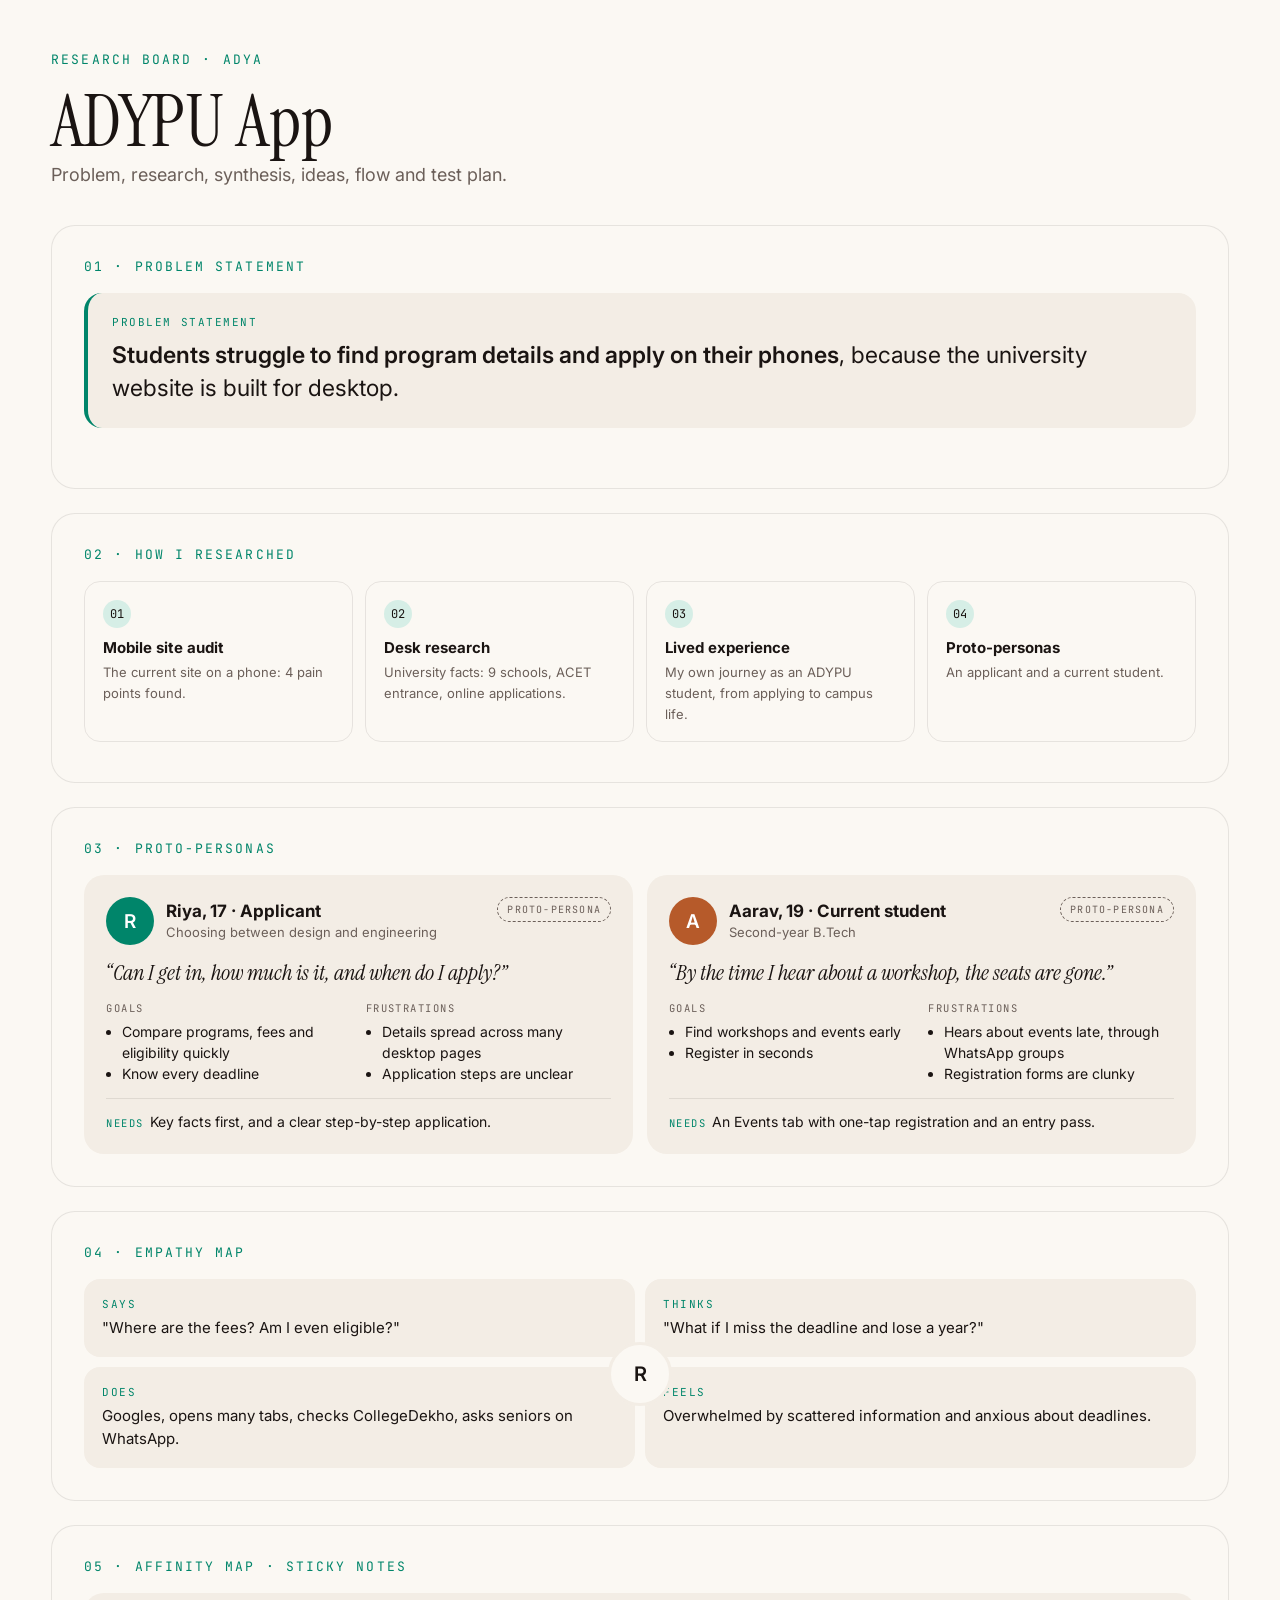
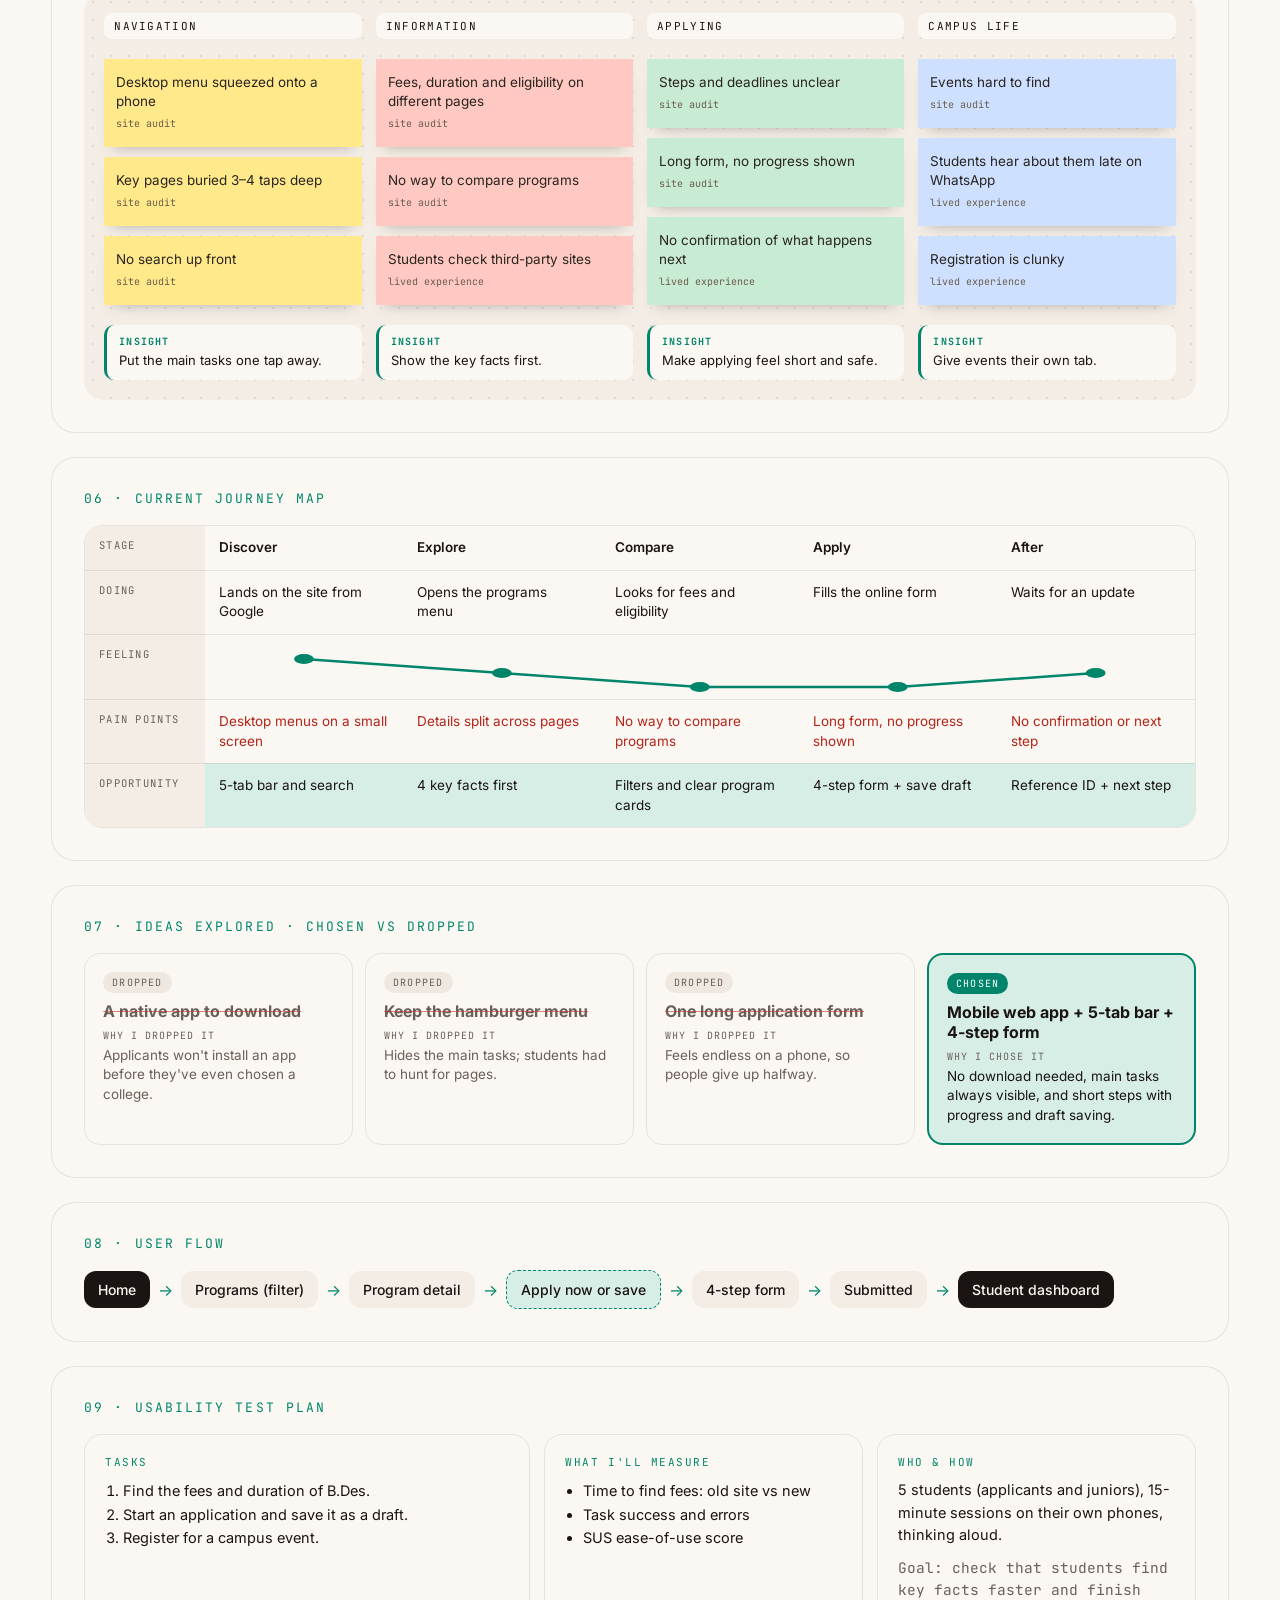
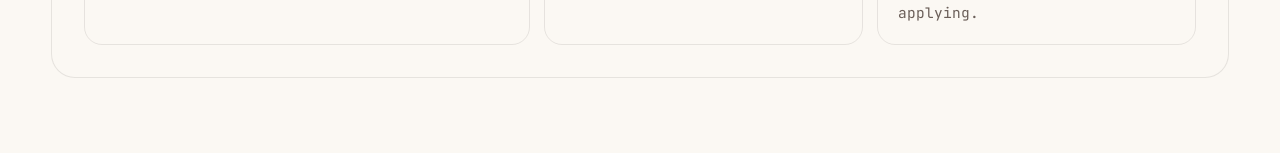
<file: figma-source/adypu-v2/research.html>
<!doctype html><html lang="en"><head><meta charset="utf-8"><meta name="viewport" content="width=device-width, initial-scale=1">
<link rel="preconnect" href="https://fonts.googleapis.com"><link href="https://fonts.googleapis.com/css2?family=Instrument+Serif:ital@0;1&family=Inter:wght@400;500;600;700&family=JetBrains+Mono:wght@400;500&display=swap" rel="stylesheet"><title>ADYPU App — research board</title>
<link rel="stylesheet" href="../../assets/case.css">
<style>:root{--acc:#00856A;--accSoft:#D6EEE6}body{background:var(--paper);margin:0}*{box-sizing:border-box}.board{width:100%;max-width:1600px;margin:0 auto;padding:clamp(20px,4vw,64px);background:var(--paper)}
.board h1{font-family:var(--serif);font-weight:400;font-size:clamp(44px,6vw,72px);line-height:1;margin:0 0 6px}.board .lede{color:var(--muted);font-size:18px;margin:0 0 40px}
.bd{background:var(--paper);border:1px solid var(--line);border-radius:24px;padding:clamp(18px,2.5vw,32px);margin-bottom:24px}.bd .eyebrow{color:var(--acc)}
.sticky{transform:none!important}</style></head><body><div class="board">
<p class="eyebrow" style="color:var(--acc)">Research board · Adya</p><h1>ADYPU App</h1><p class="lede">Problem, research, synthesis, ideas, flow and test plan.</p>
<section class="bd"><p class="eyebrow">01 · Problem statement</p><div class="pstate"><span>Problem statement</span><b>Students struggle to find program details and apply on their phones</b>, because the university website is built for desktop.</div></section><section class="bd"><p class="eyebrow">02 · How I researched</p><div class="methods"><div class="method"><i>01</i><b>Mobile site audit</b><span>The current site on a phone: 4 pain points found.</span></div><div class="method"><i>02</i><b>Desk research</b><span>University facts: 9 schools, ACET entrance, online applications.</span></div><div class="method"><i>03</i><b>Lived experience</b><span>My own journey as an ADYPU student, from applying to campus life.</span></div><div class="method"><i>04</i><b>Proto-personas</b><span>An applicant and a current student.</span></div></div></section><section class="bd"><p class="eyebrow">03 · Proto-personas</p><div class="pgrid"><div class="pcard"><div class="who"><span class="av" style="background:#00856A">R</span><div><b>Riya, 17 · Applicant</b><span>Choosing between design and engineering</span></div><span class="tag">Proto-persona</span></div><q>Can I get in, how much is it, and when do I apply?</q><div class="cols"><div><h5>Goals</h5><ul><li>Compare programs, fees and eligibility quickly</li><li>Know every deadline</li></ul></div><div><h5>Frustrations</h5><ul><li>Details spread across many desktop pages</li><li>Application steps are unclear</li></ul></div></div><div class="need"><b>Needs</b>Key facts first, and a clear step-by-step application.</div></div><div class="pcard"><div class="who"><span class="av" style="background:#B65A2A">A</span><div><b>Aarav, 19 · Current student</b><span>Second-year B.Tech</span></div><span class="tag">Proto-persona</span></div><q>By the time I hear about a workshop, the seats are gone.</q><div class="cols"><div><h5>Goals</h5><ul><li>Find workshops and events early</li><li>Register in seconds</li></ul></div><div><h5>Frustrations</h5><ul><li>Hears about events late, through WhatsApp groups</li><li>Registration forms are clunky</li></ul></div></div><div class="need"><b>Needs</b>An Events tab with one-tap registration and an entry pass.</div></div></div></section><section class="bd"><p class="eyebrow">04 · Empathy map</p><div class="empathy"><div><h5>Says</h5><p>"Where are the fees? Am I even eligible?"</p></div><div><h5>Thinks</h5><p>"What if I miss the deadline and lose a year?"</p></div><div><h5>Does</h5><p>Googles, opens many tabs, checks CollegeDekho, asks seniors on WhatsApp.</p></div><div><h5>Feels</h5><p>Overwhelmed by scattered information and anxious about deadlines.</p></div><span class="mid">R</span></div></section><section class="bd"><p class="eyebrow">05 · Affinity map · sticky notes</p><div class="affinity"><div class="col"><h5>Navigation</h5><div class="sticky">Desktop menu squeezed onto a phone<small>site audit</small></div><div class="sticky">Key pages buried 3–4 taps deep<small>site audit</small></div><div class="sticky">No search up front<small>site audit</small></div><div class="ins"><b>Insight</b>Put the main tasks one tap away.</div></div><div class="col"><h5>Information</h5><div class="sticky">Fees, duration and eligibility on different pages<small>site audit</small></div><div class="sticky">No way to compare programs<small>site audit</small></div><div class="sticky">Students check third-party sites<small>lived experience</small></div><div class="ins"><b>Insight</b>Show the key facts first.</div></div><div class="col"><h5>Applying</h5><div class="sticky">Steps and deadlines unclear<small>site audit</small></div><div class="sticky">Long form, no progress shown<small>site audit</small></div><div class="sticky">No confirmation of what happens next<small>lived experience</small></div><div class="ins"><b>Insight</b>Make applying feel short and safe.</div></div><div class="col"><h5>Campus life</h5><div class="sticky">Events hard to find<small>site audit</small></div><div class="sticky">Students hear about them late on WhatsApp<small>lived experience</small></div><div class="sticky">Registration is clunky<small>lived experience</small></div><div class="ins"><b>Insight</b>Give events their own tab.</div></div></div></section><section class="bd"><p class="eyebrow">06 · Current journey map</p><div class="jmap"><div class="jr"><div>Stage</div><div class="st">Discover</div><div class="st">Explore</div><div class="st">Compare</div><div class="st">Apply</div><div class="st">After</div></div><div class="jr"><div>Doing</div><div class="">Lands on the site from Google</div><div class="">Opens the programs menu</div><div class="">Looks for fees and eligibility</div><div class="">Fills the online form</div><div class="">Waits for an update</div></div><div class="jr"><div>Feeling</div><div class="emo" style="grid-column:2/-1"><svg viewBox="0 0 500 64" preserveAspectRatio="none"><polyline points="50,24 150,38 250,52 350,52 450,38" fill="none" stroke="var(--acc)" stroke-width="2.5" vector-effect="non-scaling-stroke"/><circle cx="50" cy="24" r="5" fill="var(--acc)" vector-effect="non-scaling-stroke"/><circle cx="150" cy="38" r="5" fill="var(--acc)" vector-effect="non-scaling-stroke"/><circle cx="250" cy="52" r="5" fill="var(--acc)" vector-effect="non-scaling-stroke"/><circle cx="350" cy="52" r="5" fill="var(--acc)" vector-effect="non-scaling-stroke"/><circle cx="450" cy="38" r="5" fill="var(--acc)" vector-effect="non-scaling-stroke"/></svg></div></div><div class="jr"><div>Pain points</div><div class="pain">Desktop menus on a small screen</div><div class="pain">Details split across pages</div><div class="pain">No way to compare programs</div><div class="pain">Long form, no progress shown</div><div class="pain">No confirmation or next step</div></div><div class="jr"><div>Opportunity</div><div class="opp">5-tab bar and search</div><div class="opp">4 key facts first</div><div class="opp">Filters and clear program cards</div><div class="opp">4-step form + save draft</div><div class="opp">Reference ID + next step</div></div></div></section><section class="bd"><p class="eyebrow">07 · Ideas explored · chosen vs dropped</p><div class="ideas"><div class="idea drop"><span class="chip2">Dropped</span><b>A native app to download</b><p><i>Why I dropped it</i>Applicants won't install an app before they've even chosen a college.</p></div><div class="idea drop"><span class="chip2">Dropped</span><b>Keep the hamburger menu</b><p><i>Why I dropped it</i>Hides the main tasks; students had to hunt for pages.</p></div><div class="idea drop"><span class="chip2">Dropped</span><b>One long application form</b><p><i>Why I dropped it</i>Feels endless on a phone, so people give up halfway.</p></div><div class="idea pick"><span class="chip2">Chosen</span><b>Mobile web app + 5-tab bar + 4-step form</b><p><i>Why I chose it</i>No download needed, main tasks always visible, and short steps with progress and draft saving.</p></div></div></section><section class="bd"><p class="eyebrow">08 · User flow</p><div class="uflow"><span class="s">Home</span><em>→</em><span class="">Programs (filter)</span><em>→</em><span class="">Program detail</span><em>→</em><span class="d">Apply now or save</span><em>→</em><span class="">4-step form</span><em>→</em><span class="">Submitted</span><em>→</em><span class="s">Student dashboard</span></div></section><section class="bd"><p class="eyebrow">09 · Usability test plan</p><div class="tplan"><div><h5>Tasks</h5><ol><li>Find the fees and duration of B.Des.</li><li>Start an application and save it as a draft.</li><li>Register for a campus event.</li></ol></div><div><h5>What I'll measure</h5><ul><li>Time to find fees: old site vs new</li><li>Task success and errors</li><li>SUS ease-of-use score</li></ul></div><div><h5>Who &amp; how</h5><p>5 students (applicants and juniors), 15-minute sessions on their own phones, thinking aloud.</p><p class="cap" style="margin-top:10px">Goal: check that students find key facts faster and finish applying.</p></div></div></section></div></body></html>
</file>
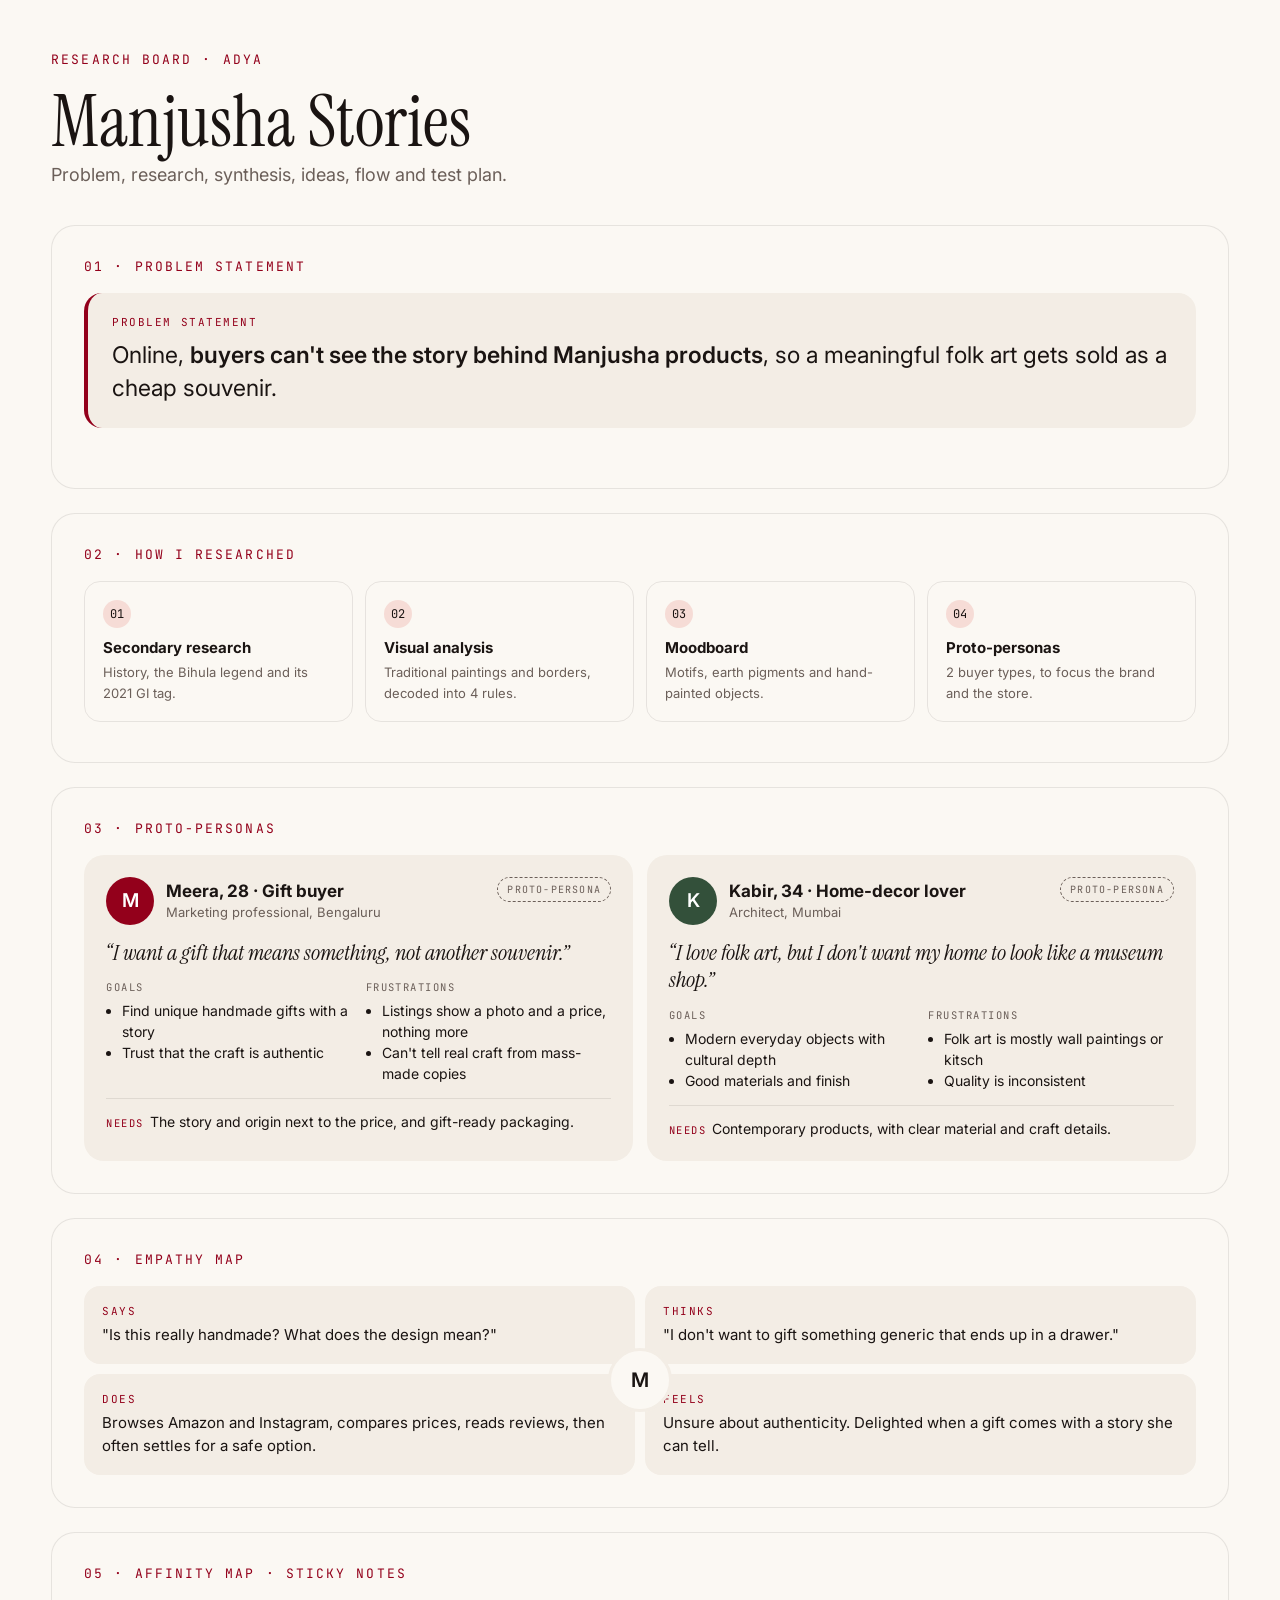
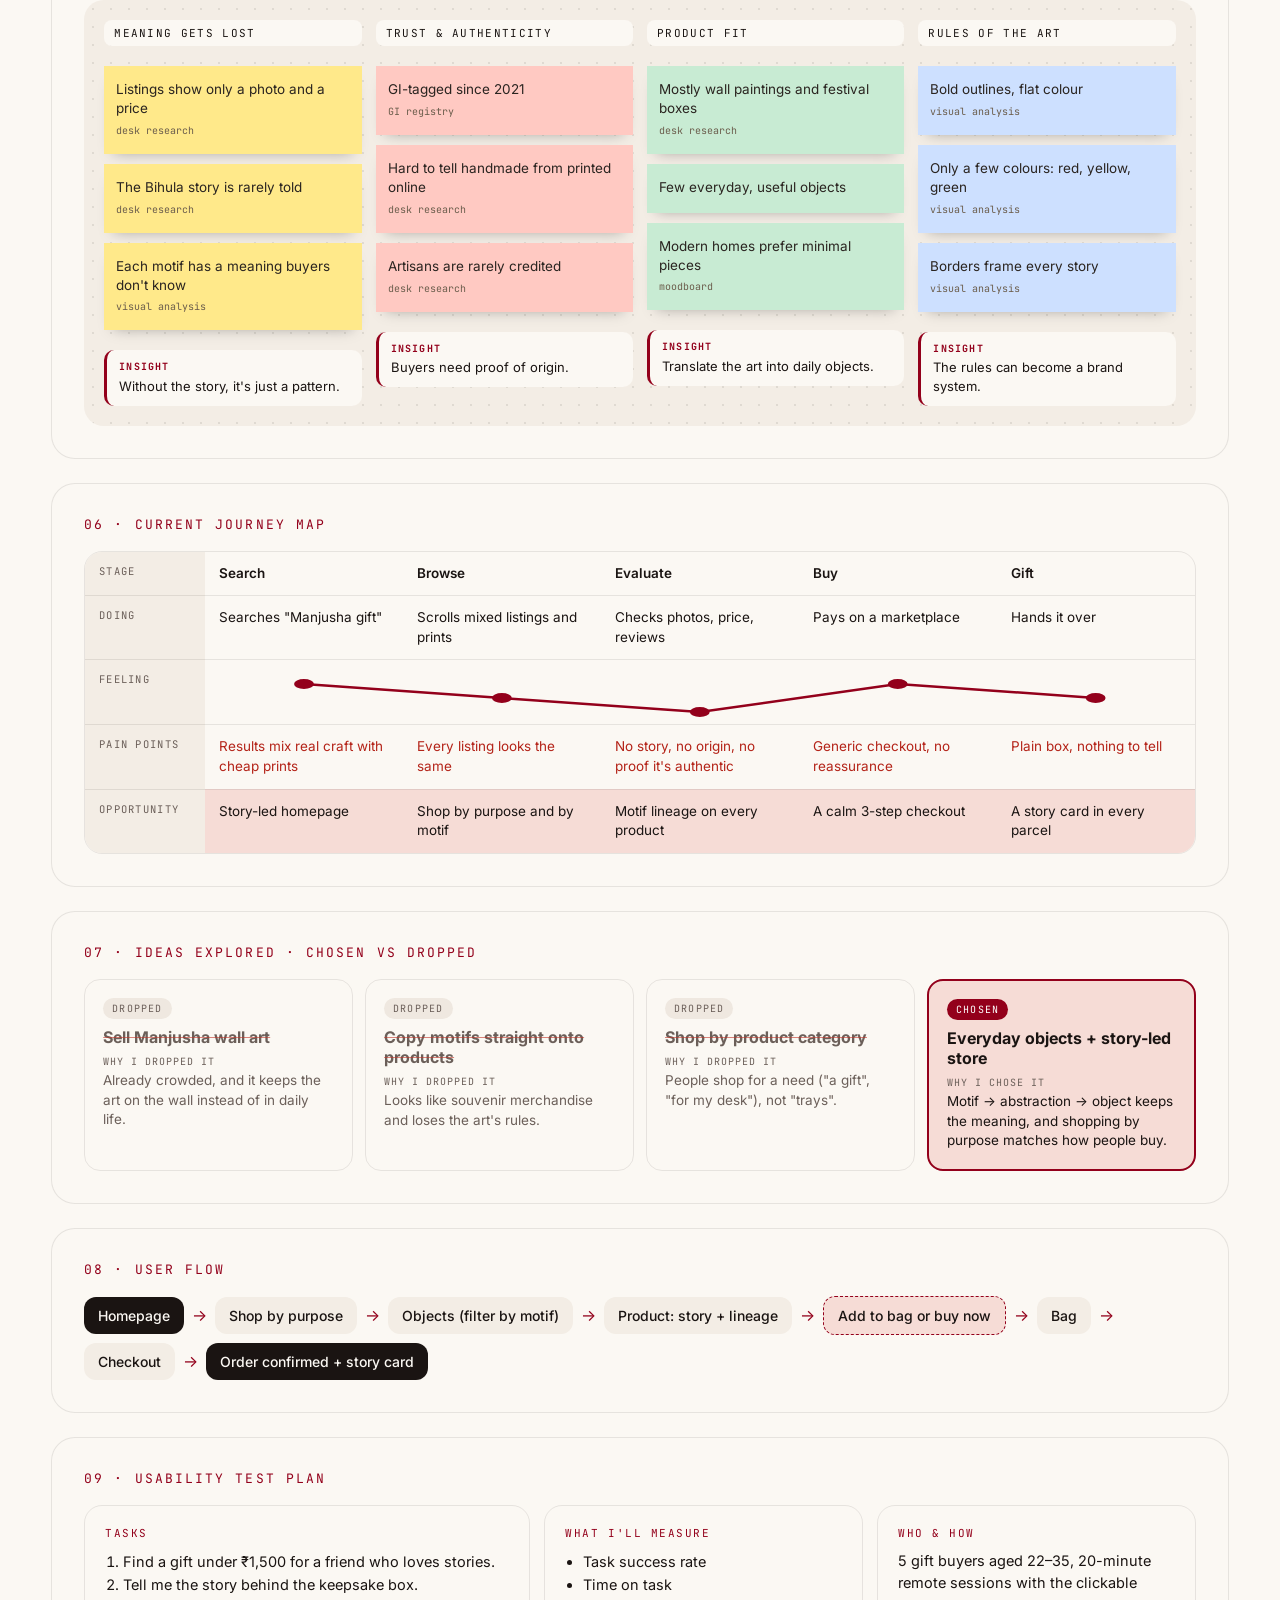
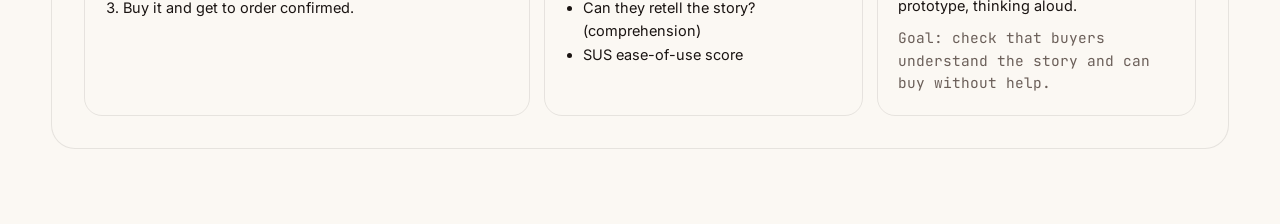
<file: figma-source/manjusha/research.html>
<!doctype html><html lang="en"><head><meta charset="utf-8"><meta name="viewport" content="width=device-width, initial-scale=1">
<link rel="preconnect" href="https://fonts.googleapis.com"><link href="https://fonts.googleapis.com/css2?family=Instrument+Serif:ital@0;1&family=Inter:wght@400;500;600;700&family=JetBrains+Mono:wght@400;500&display=swap" rel="stylesheet"><title>Manjusha Stories — research board</title>
<link rel="stylesheet" href="../../assets/case.css">
<style>:root{--acc:#93001B;--accSoft:#F6DCD6}body{background:var(--paper);margin:0}*{box-sizing:border-box}.board{width:100%;max-width:1600px;margin:0 auto;padding:clamp(20px,4vw,64px);background:var(--paper)}
.board h1{font-family:var(--serif);font-weight:400;font-size:clamp(44px,6vw,72px);line-height:1;margin:0 0 6px}.board .lede{color:var(--muted);font-size:18px;margin:0 0 40px}
.bd{background:var(--paper);border:1px solid var(--line);border-radius:24px;padding:clamp(18px,2.5vw,32px);margin-bottom:24px}.bd .eyebrow{color:var(--acc)}
.sticky{transform:none!important}</style></head><body><div class="board">
<p class="eyebrow" style="color:var(--acc)">Research board · Adya</p><h1>Manjusha Stories</h1><p class="lede">Problem, research, synthesis, ideas, flow and test plan.</p>
<section class="bd"><p class="eyebrow">01 · Problem statement</p><div class="pstate"><span>Problem statement</span>Online, <b>buyers can't see the story behind Manjusha products</b>, so a meaningful folk art gets sold as a cheap souvenir.</div></section><section class="bd"><p class="eyebrow">02 · How I researched</p><div class="methods"><div class="method"><i>01</i><b>Secondary research</b><span>History, the Bihula legend and its 2021 GI tag.</span></div><div class="method"><i>02</i><b>Visual analysis</b><span>Traditional paintings and borders, decoded into 4 rules.</span></div><div class="method"><i>03</i><b>Moodboard</b><span>Motifs, earth pigments and hand-painted objects.</span></div><div class="method"><i>04</i><b>Proto-personas</b><span>2 buyer types, to focus the brand and the store.</span></div></div></section><section class="bd"><p class="eyebrow">03 · Proto-personas</p><div class="pgrid"><div class="pcard"><div class="who"><span class="av" style="background:#93001B">M</span><div><b>Meera, 28 · Gift buyer</b><span>Marketing professional, Bengaluru</span></div><span class="tag">Proto-persona</span></div><q>I want a gift that means something, not another souvenir.</q><div class="cols"><div><h5>Goals</h5><ul><li>Find unique handmade gifts with a story</li><li>Trust that the craft is authentic</li></ul></div><div><h5>Frustrations</h5><ul><li>Listings show a photo and a price, nothing more</li><li>Can't tell real craft from mass-made copies</li></ul></div></div><div class="need"><b>Needs</b>The story and origin next to the price, and gift-ready packaging.</div></div><div class="pcard"><div class="who"><span class="av" style="background:#33503A">K</span><div><b>Kabir, 34 · Home-decor lover</b><span>Architect, Mumbai</span></div><span class="tag">Proto-persona</span></div><q>I love folk art, but I don't want my home to look like a museum shop.</q><div class="cols"><div><h5>Goals</h5><ul><li>Modern everyday objects with cultural depth</li><li>Good materials and finish</li></ul></div><div><h5>Frustrations</h5><ul><li>Folk art is mostly wall paintings or kitsch</li><li>Quality is inconsistent</li></ul></div></div><div class="need"><b>Needs</b>Contemporary products, with clear material and craft details.</div></div></div></section><section class="bd"><p class="eyebrow">04 · Empathy map</p><div class="empathy"><div><h5>Says</h5><p>"Is this really handmade? What does the design mean?"</p></div><div><h5>Thinks</h5><p>"I don't want to gift something generic that ends up in a drawer."</p></div><div><h5>Does</h5><p>Browses Amazon and Instagram, compares prices, reads reviews, then often settles for a safe option.</p></div><div><h5>Feels</h5><p>Unsure about authenticity. Delighted when a gift comes with a story she can tell.</p></div><span class="mid">M</span></div></section><section class="bd"><p class="eyebrow">05 · Affinity map · sticky notes</p><div class="affinity"><div class="col"><h5>Meaning gets lost</h5><div class="sticky">Listings show only a photo and a price<small>desk research</small></div><div class="sticky">The Bihula story is rarely told<small>desk research</small></div><div class="sticky">Each motif has a meaning buyers don't know<small>visual analysis</small></div><div class="ins"><b>Insight</b>Without the story, it's just a pattern.</div></div><div class="col"><h5>Trust & authenticity</h5><div class="sticky">GI-tagged since 2021<small>GI registry</small></div><div class="sticky">Hard to tell handmade from printed online<small>desk research</small></div><div class="sticky">Artisans are rarely credited<small>desk research</small></div><div class="ins"><b>Insight</b>Buyers need proof of origin.</div></div><div class="col"><h5>Product fit</h5><div class="sticky">Mostly wall paintings and festival boxes<small>desk research</small></div><div class="sticky">Few everyday, useful objects</div><div class="sticky">Modern homes prefer minimal pieces<small>moodboard</small></div><div class="ins"><b>Insight</b>Translate the art into daily objects.</div></div><div class="col"><h5>Rules of the art</h5><div class="sticky">Bold outlines, flat colour<small>visual analysis</small></div><div class="sticky">Only a few colours: red, yellow, green<small>visual analysis</small></div><div class="sticky">Borders frame every story<small>visual analysis</small></div><div class="ins"><b>Insight</b>The rules can become a brand system.</div></div></div></section><section class="bd"><p class="eyebrow">06 · Current journey map</p><div class="jmap"><div class="jr"><div>Stage</div><div class="st">Search</div><div class="st">Browse</div><div class="st">Evaluate</div><div class="st">Buy</div><div class="st">Gift</div></div><div class="jr"><div>Doing</div><div class="">Searches "Manjusha gift"</div><div class="">Scrolls mixed listings and prints</div><div class="">Checks photos, price, reviews</div><div class="">Pays on a marketplace</div><div class="">Hands it over</div></div><div class="jr"><div>Feeling</div><div class="emo" style="grid-column:2/-1"><svg viewBox="0 0 500 64" preserveAspectRatio="none"><polyline points="50,24 150,38 250,52 350,24 450,38" fill="none" stroke="var(--acc)" stroke-width="2.5" vector-effect="non-scaling-stroke"/><circle cx="50" cy="24" r="5" fill="var(--acc)" vector-effect="non-scaling-stroke"/><circle cx="150" cy="38" r="5" fill="var(--acc)" vector-effect="non-scaling-stroke"/><circle cx="250" cy="52" r="5" fill="var(--acc)" vector-effect="non-scaling-stroke"/><circle cx="350" cy="24" r="5" fill="var(--acc)" vector-effect="non-scaling-stroke"/><circle cx="450" cy="38" r="5" fill="var(--acc)" vector-effect="non-scaling-stroke"/></svg></div></div><div class="jr"><div>Pain points</div><div class="pain">Results mix real craft with cheap prints</div><div class="pain">Every listing looks the same</div><div class="pain">No story, no origin, no proof it's authentic</div><div class="pain">Generic checkout, no reassurance</div><div class="pain">Plain box, nothing to tell</div></div><div class="jr"><div>Opportunity</div><div class="opp">Story-led homepage</div><div class="opp">Shop by purpose and by motif</div><div class="opp">Motif lineage on every product</div><div class="opp">A calm 3-step checkout</div><div class="opp">A story card in every parcel</div></div></div></section><section class="bd"><p class="eyebrow">07 · Ideas explored · chosen vs dropped</p><div class="ideas"><div class="idea drop"><span class="chip2">Dropped</span><b>Sell Manjusha wall art</b><p><i>Why I dropped it</i>Already crowded, and it keeps the art on the wall instead of in daily life.</p></div><div class="idea drop"><span class="chip2">Dropped</span><b>Copy motifs straight onto products</b><p><i>Why I dropped it</i>Looks like souvenir merchandise and loses the art's rules.</p></div><div class="idea drop"><span class="chip2">Dropped</span><b>Shop by product category</b><p><i>Why I dropped it</i>People shop for a need ("a gift", "for my desk"), not "trays".</p></div><div class="idea pick"><span class="chip2">Chosen</span><b>Everyday objects + story-led store</b><p><i>Why I chose it</i>Motif → abstraction → object keeps the meaning, and shopping by purpose matches how people buy.</p></div></div></section><section class="bd"><p class="eyebrow">08 · User flow</p><div class="uflow"><span class="s">Homepage</span><em>→</em><span class="">Shop by purpose</span><em>→</em><span class="">Objects (filter by motif)</span><em>→</em><span class="">Product: story + lineage</span><em>→</em><span class="d">Add to bag or buy now</span><em>→</em><span class="">Bag</span><em>→</em><span class="">Checkout</span><em>→</em><span class="s">Order confirmed + story card</span></div></section><section class="bd"><p class="eyebrow">09 · Usability test plan</p><div class="tplan"><div><h5>Tasks</h5><ol><li>Find a gift under ₹1,500 for a friend who loves stories.</li><li>Tell me the story behind the keepsake box.</li><li>Buy it and get to order confirmed.</li></ol></div><div><h5>What I'll measure</h5><ul><li>Task success rate</li><li>Time on task</li><li>Can they retell the story? (comprehension)</li><li>SUS ease-of-use score</li></ul></div><div><h5>Who &amp; how</h5><p>5 gift buyers aged 22–35, 20-minute remote sessions with the clickable prototype, thinking aloud.</p><p class="cap" style="margin-top:10px">Goal: check that buyers understand the story and can buy without help.</p></div></div></section></div></body></html>
</file>
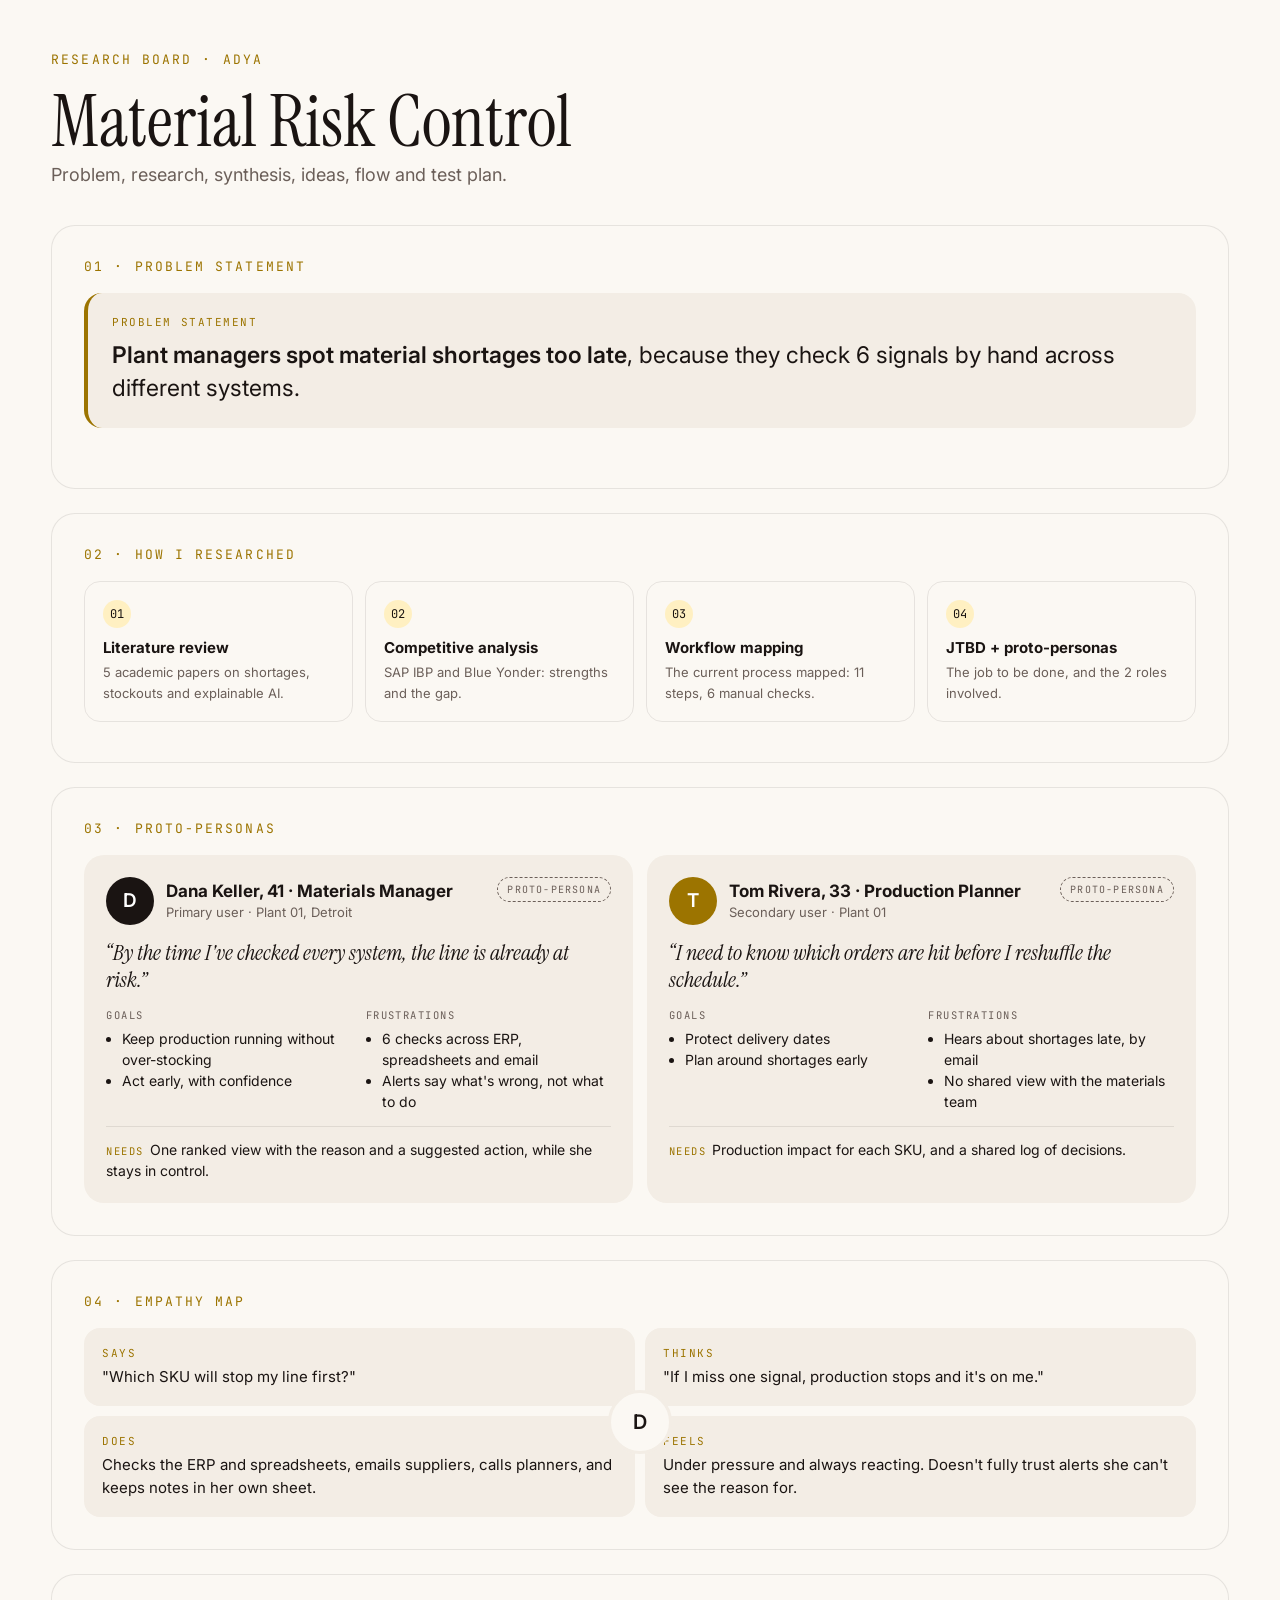
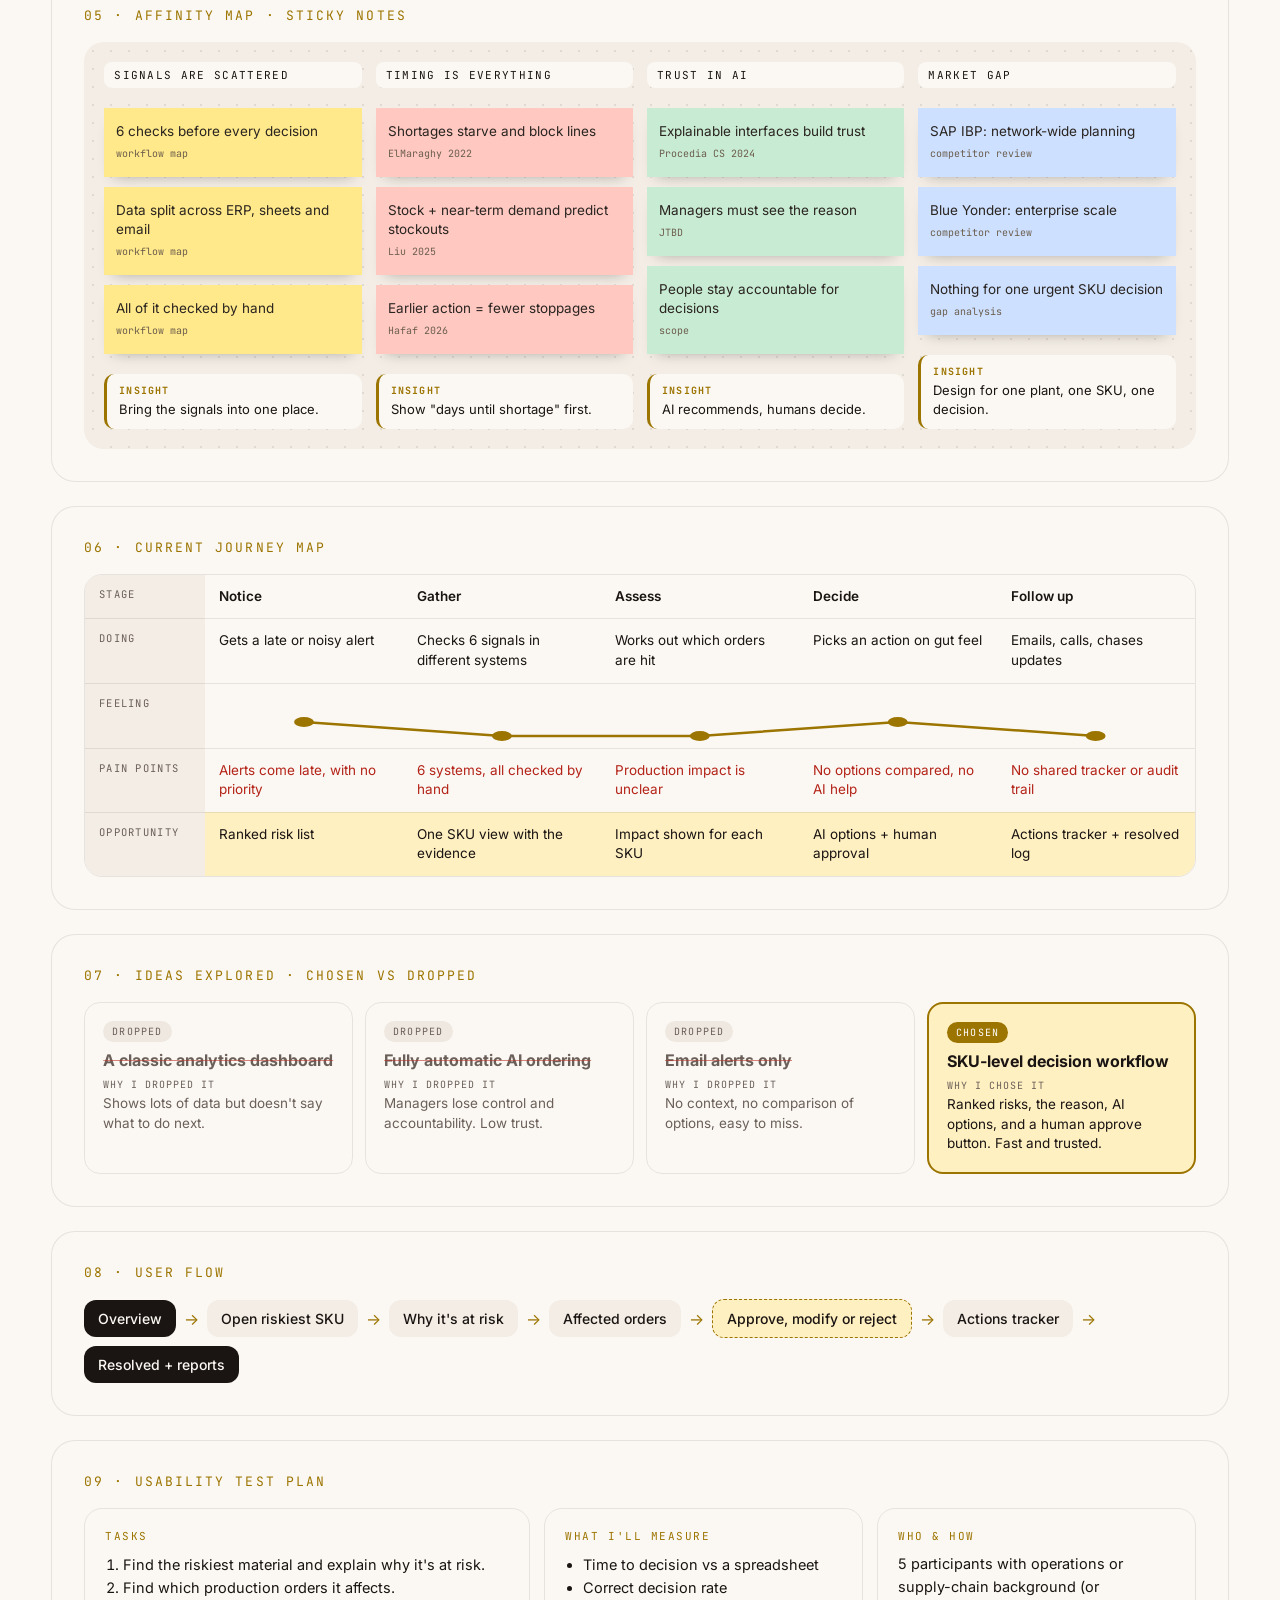
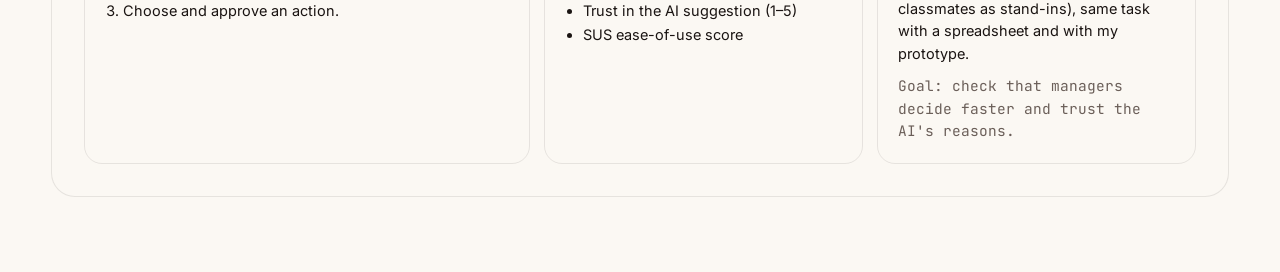
<file: figma-source/mrc/research.html>
<!doctype html><html lang="en"><head><meta charset="utf-8"><meta name="viewport" content="width=device-width, initial-scale=1">
<link rel="preconnect" href="https://fonts.googleapis.com"><link href="https://fonts.googleapis.com/css2?family=Instrument+Serif:ital@0;1&family=Inter:wght@400;500;600;700&family=JetBrains+Mono:wght@400;500&display=swap" rel="stylesheet"><title>Material Risk Control — research board</title>
<link rel="stylesheet" href="../../assets/case.css">
<style>:root{--acc:#9C7400;--accSoft:#FFF0C2}body{background:var(--paper);margin:0}*{box-sizing:border-box}.board{width:100%;max-width:1600px;margin:0 auto;padding:clamp(20px,4vw,64px);background:var(--paper)}
.board h1{font-family:var(--serif);font-weight:400;font-size:clamp(44px,6vw,72px);line-height:1;margin:0 0 6px}.board .lede{color:var(--muted);font-size:18px;margin:0 0 40px}
.bd{background:var(--paper);border:1px solid var(--line);border-radius:24px;padding:clamp(18px,2.5vw,32px);margin-bottom:24px}.bd .eyebrow{color:var(--acc)}
.sticky{transform:none!important}</style></head><body><div class="board">
<p class="eyebrow" style="color:var(--acc)">Research board · Adya</p><h1>Material Risk Control</h1><p class="lede">Problem, research, synthesis, ideas, flow and test plan.</p>
<section class="bd"><p class="eyebrow">01 · Problem statement</p><div class="pstate"><span>Problem statement</span><b>Plant managers spot material shortages too late</b>, because they check 6 signals by hand across different systems.</div></section><section class="bd"><p class="eyebrow">02 · How I researched</p><div class="methods"><div class="method"><i>01</i><b>Literature review</b><span>5 academic papers on shortages, stockouts and explainable AI.</span></div><div class="method"><i>02</i><b>Competitive analysis</b><span>SAP IBP and Blue Yonder: strengths and the gap.</span></div><div class="method"><i>03</i><b>Workflow mapping</b><span>The current process mapped: 11 steps, 6 manual checks.</span></div><div class="method"><i>04</i><b>JTBD + proto-personas</b><span>The job to be done, and the 2 roles involved.</span></div></div></section><section class="bd"><p class="eyebrow">03 · Proto-personas</p><div class="pgrid"><div class="pcard"><div class="who"><span class="av" style="background:#1A1412">D</span><div><b>Dana Keller, 41 · Materials Manager</b><span>Primary user · Plant 01, Detroit</span></div><span class="tag">Proto-persona</span></div><q>By the time I've checked every system, the line is already at risk.</q><div class="cols"><div><h5>Goals</h5><ul><li>Keep production running without over-stocking</li><li>Act early, with confidence</li></ul></div><div><h5>Frustrations</h5><ul><li>6 checks across ERP, spreadsheets and email</li><li>Alerts say what's wrong, not what to do</li></ul></div></div><div class="need"><b>Needs</b>One ranked view with the reason and a suggested action, while she stays in control.</div></div><div class="pcard"><div class="who"><span class="av" style="background:#9C7400">T</span><div><b>Tom Rivera, 33 · Production Planner</b><span>Secondary user · Plant 01</span></div><span class="tag">Proto-persona</span></div><q>I need to know which orders are hit before I reshuffle the schedule.</q><div class="cols"><div><h5>Goals</h5><ul><li>Protect delivery dates</li><li>Plan around shortages early</li></ul></div><div><h5>Frustrations</h5><ul><li>Hears about shortages late, by email</li><li>No shared view with the materials team</li></ul></div></div><div class="need"><b>Needs</b>Production impact for each SKU, and a shared log of decisions.</div></div></div></section><section class="bd"><p class="eyebrow">04 · Empathy map</p><div class="empathy"><div><h5>Says</h5><p>"Which SKU will stop my line first?"</p></div><div><h5>Thinks</h5><p>"If I miss one signal, production stops and it's on me."</p></div><div><h5>Does</h5><p>Checks the ERP and spreadsheets, emails suppliers, calls planners, and keeps notes in her own sheet.</p></div><div><h5>Feels</h5><p>Under pressure and always reacting. Doesn't fully trust alerts she can't see the reason for.</p></div><span class="mid">D</span></div></section><section class="bd"><p class="eyebrow">05 · Affinity map · sticky notes</p><div class="affinity"><div class="col"><h5>Signals are scattered</h5><div class="sticky">6 checks before every decision<small>workflow map</small></div><div class="sticky">Data split across ERP, sheets and email<small>workflow map</small></div><div class="sticky">All of it checked by hand<small>workflow map</small></div><div class="ins"><b>Insight</b>Bring the signals into one place.</div></div><div class="col"><h5>Timing is everything</h5><div class="sticky">Shortages starve and block lines<small>ElMaraghy 2022</small></div><div class="sticky">Stock + near-term demand predict stockouts<small>Liu 2025</small></div><div class="sticky">Earlier action = fewer stoppages<small>Hafaf 2026</small></div><div class="ins"><b>Insight</b>Show "days until shortage" first.</div></div><div class="col"><h5>Trust in AI</h5><div class="sticky">Explainable interfaces build trust<small>Procedia CS 2024</small></div><div class="sticky">Managers must see the reason<small>JTBD</small></div><div class="sticky">People stay accountable for decisions<small>scope</small></div><div class="ins"><b>Insight</b>AI recommends, humans decide.</div></div><div class="col"><h5>Market gap</h5><div class="sticky">SAP IBP: network-wide planning<small>competitor review</small></div><div class="sticky">Blue Yonder: enterprise scale<small>competitor review</small></div><div class="sticky">Nothing for one urgent SKU decision<small>gap analysis</small></div><div class="ins"><b>Insight</b>Design for one plant, one SKU, one decision.</div></div></div></section><section class="bd"><p class="eyebrow">06 · Current journey map</p><div class="jmap"><div class="jr"><div>Stage</div><div class="st">Notice</div><div class="st">Gather</div><div class="st">Assess</div><div class="st">Decide</div><div class="st">Follow up</div></div><div class="jr"><div>Doing</div><div class="">Gets a late or noisy alert</div><div class="">Checks 6 signals in different systems</div><div class="">Works out which orders are hit</div><div class="">Picks an action on gut feel</div><div class="">Emails, calls, chases updates</div></div><div class="jr"><div>Feeling</div><div class="emo" style="grid-column:2/-1"><svg viewBox="0 0 500 64" preserveAspectRatio="none"><polyline points="50,38 150,52 250,52 350,38 450,52" fill="none" stroke="var(--acc)" stroke-width="2.5" vector-effect="non-scaling-stroke"/><circle cx="50" cy="38" r="5" fill="var(--acc)" vector-effect="non-scaling-stroke"/><circle cx="150" cy="52" r="5" fill="var(--acc)" vector-effect="non-scaling-stroke"/><circle cx="250" cy="52" r="5" fill="var(--acc)" vector-effect="non-scaling-stroke"/><circle cx="350" cy="38" r="5" fill="var(--acc)" vector-effect="non-scaling-stroke"/><circle cx="450" cy="52" r="5" fill="var(--acc)" vector-effect="non-scaling-stroke"/></svg></div></div><div class="jr"><div>Pain points</div><div class="pain">Alerts come late, with no priority</div><div class="pain">6 systems, all checked by hand</div><div class="pain">Production impact is unclear</div><div class="pain">No options compared, no AI help</div><div class="pain">No shared tracker or audit trail</div></div><div class="jr"><div>Opportunity</div><div class="opp">Ranked risk list</div><div class="opp">One SKU view with the evidence</div><div class="opp">Impact shown for each SKU</div><div class="opp">AI options + human approval</div><div class="opp">Actions tracker + resolved log</div></div></div></section><section class="bd"><p class="eyebrow">07 · Ideas explored · chosen vs dropped</p><div class="ideas"><div class="idea drop"><span class="chip2">Dropped</span><b>A classic analytics dashboard</b><p><i>Why I dropped it</i>Shows lots of data but doesn't say what to do next.</p></div><div class="idea drop"><span class="chip2">Dropped</span><b>Fully automatic AI ordering</b><p><i>Why I dropped it</i>Managers lose control and accountability. Low trust.</p></div><div class="idea drop"><span class="chip2">Dropped</span><b>Email alerts only</b><p><i>Why I dropped it</i>No context, no comparison of options, easy to miss.</p></div><div class="idea pick"><span class="chip2">Chosen</span><b>SKU-level decision workflow</b><p><i>Why I chose it</i>Ranked risks, the reason, AI options, and a human approve button. Fast and trusted.</p></div></div></section><section class="bd"><p class="eyebrow">08 · User flow</p><div class="uflow"><span class="s">Overview</span><em>→</em><span class="">Open riskiest SKU</span><em>→</em><span class="">Why it's at risk</span><em>→</em><span class="">Affected orders</span><em>→</em><span class="d">Approve, modify or reject</span><em>→</em><span class="">Actions tracker</span><em>→</em><span class="s">Resolved + reports</span></div></section><section class="bd"><p class="eyebrow">09 · Usability test plan</p><div class="tplan"><div><h5>Tasks</h5><ol><li>Find the riskiest material and explain why it's at risk.</li><li>Find which production orders it affects.</li><li>Choose and approve an action.</li></ol></div><div><h5>What I'll measure</h5><ul><li>Time to decision vs a spreadsheet</li><li>Correct decision rate</li><li>Trust in the AI suggestion (1–5)</li><li>SUS ease-of-use score</li></ul></div><div><h5>Who &amp; how</h5><p>5 participants with operations or supply-chain background (or classmates as stand-ins), same task with a spreadsheet and with my prototype.</p><p class="cap" style="margin-top:10px">Goal: check that managers decide faster and trust the AI's reasons.</p></div></div></section></div></body></html>
</file>
<file: assets/case.css>
/* ===== Shared case study styles (Adya portfolio) ===== */
:root{
  --paper:#FBF8F3; --card:#F3EDE5; --ink:#1A1412; --muted:#6B5F59; --line:rgba(26,20,18,.09);
  --red:#D93A26; --yellow:#FFD966; --navBg:rgba(251,248,243,.78);
  --serif:"Instrument Serif",Georgia,serif; --sans:"Inter",system-ui,sans-serif; --mono:"JetBrains Mono",ui-monospace,monospace;
  --acc:#D93A26; --accSoft:#F7DDD6; --heroBg:#5C0F1A; --heroAcc:#D7AB52;
}
[data-theme="dark"]{ --paper:#131010; --card:#1E1918; --ink:#F6F1EA; --muted:#B3A69F; --line:rgba(246,241,234,.1); --red:#FF6A55; --navBg:rgba(19,16,16,.78); }
*{box-sizing:border-box}
html{scroll-behavior:smooth}
body{margin:0;background:var(--paper);color:var(--ink);font-family:var(--sans);-webkit-font-smoothing:antialiased;overflow-x:hidden;transition:background-color .5s,color .5s}
::selection{background:var(--yellow);color:#1A1412}
a{color:inherit} img{display:block;max-width:100%;height:auto}
::view-transition-old(root),::view-transition-new(root){animation:none;mix-blend-mode:normal}
.wrap{max-width:1240px;margin:0 auto;padding:0 48px;position:relative}
:focus-visible{outline:2px solid var(--red);outline-offset:3px;border-radius:6px}
.progress{position:fixed;top:0;left:0;height:3px;width:100%;background:var(--red);transform-origin:left;transform:scaleX(0);z-index:100}

/* bracket links */
.br{display:inline-flex;align-items:center;gap:6px;min-height:44px;padding:0 6px;text-decoration:none;font-family:var(--mono);font-size:14px;color:inherit;background:none;border:0;cursor:pointer;transition:color .25s}
.br .b{opacity:.55;transition:transform .35s cubic-bezier(.3,1.6,.5,1),opacity .25s}
.br:hover{color:var(--red)} .br:hover .b{opacity:1}
.br:hover .b:first-child{transform:translateX(-5px)} .br:hover .b:last-child{transform:translateX(5px)}

/* nav */
.nav{position:fixed;top:0;left:0;right:0;z-index:60;color:#fff;transition:background-color .4s,color .4s,border-color .4s;border-bottom:1px solid transparent}
.nav.scrolled{background:var(--navBg);color:var(--ink);backdrop-filter:blur(14px);-webkit-backdrop-filter:blur(14px);border-bottom-color:var(--line)}
.nav .wrap{display:flex;align-items:center;justify-content:space-between;height:72px;gap:16px}
.logo{display:inline-flex;align-items:center;gap:10px;text-decoration:none;font-weight:500;font-size:17px}
.logo i{width:9px;height:9px;border-radius:50%;background:var(--yellow);transition:transform .45s cubic-bezier(.3,1.6,.5,1)}
.nav.scrolled .logo i{background:var(--red)} .logo:hover i{transform:scale(1.9)}
.links{display:flex;align-items:center;gap:4px}
.tog{position:relative;width:68px;height:38px;border-radius:999px;border:1px solid rgba(255,255,255,.25);background:rgba(255,255,255,.12);cursor:pointer;margin-left:12px;padding:0}
.nav.scrolled .tog{border-color:var(--line);background:var(--card)}
.tog .k{position:absolute;top:4px;left:4px;width:28px;height:28px;border-radius:50%;background:#fff;color:#1A1412;display:grid;place-items:center;transition:transform .55s cubic-bezier(.3,1.5,.5,1)}
.nav.scrolled .tog .k{background:var(--ink);color:var(--paper)}
[data-theme="dark"] .tog .k{transform:translateX(30px)}
.tog svg{width:15px;height:15px}
.tog .moon{display:none}[data-theme="dark"] .tog .moon{display:block}[data-theme="dark"] .tog .sun{display:none}

/* hero */
.hero{position:relative;background:var(--heroBg);color:#fff;overflow:hidden;padding:128px 0 0}
.hero .bgfx{position:absolute;inset:0;pointer-events:none}
.eyebrow{font-family:var(--mono);font-size:13px;letter-spacing:.16em;text-transform:uppercase;margin:0 0 18px}
.hero .eyebrow{color:var(--heroAcc)}
.hero h1{font-family:var(--serif);font-weight:400;font-size:clamp(56px,8.6vw,128px);line-height:.92;letter-spacing:-.03em;margin:0}
.hero h1 em{color:var(--heroAcc)}
.hero .lede{font-size:clamp(18px,1.6vw,21px);line-height:1.5;max-width:620px;margin:22px 0 0;color:rgba(255,255,255,.84)}
.hero-visual{position:relative;margin-top:48px;height:clamp(240px,34vw,460px);perspective:1500px}

/* overview (TL;DR) */
.overview{padding:64px 0 24px}
.meta{display:grid;grid-template-columns:repeat(4,minmax(0,1fr));gap:20px;padding-bottom:28px;border-bottom:1px solid var(--line)}
.meta dt{font-family:var(--mono);font-size:11px;letter-spacing:.14em;text-transform:uppercase;color:var(--muted);margin:0 0 6px}
.meta dd{margin:0;font-size:15px;line-height:1.45}
.tldr{display:grid;grid-template-columns:repeat(3,minmax(0,1fr));gap:16px;margin-top:28px}
.tldr > div{padding:26px;border-radius:22px;background:var(--card);position:relative;overflow:hidden}
.tldr > div::before{content:"";position:absolute;left:0;top:0;right:0;height:4px;background:var(--c,var(--acc))}
.tldr .k{font-family:var(--mono);font-size:11px;letter-spacing:.14em;text-transform:uppercase;color:var(--c,var(--acc));margin:0 0 10px}
.tldr p{margin:0;font-size:17px;line-height:1.5}
.tldr b{font-weight:600}

/* stepper */
.stepper-wrap{position:sticky;top:72px;z-index:50;background:var(--navBg);backdrop-filter:blur(14px);-webkit-backdrop-filter:blur(14px);border-bottom:1px solid var(--line);margin-top:40px}
.stepper{display:flex;gap:4px;overflow-x:auto;scrollbar-width:none;padding:10px 0}
.stepper::-webkit-scrollbar{display:none}
.stepper button{flex:1 0 auto;display:flex;align-items:center;gap:10px;padding:10px 14px;border-radius:12px;border:0;background:transparent;color:var(--muted);font:500 14px var(--sans);cursor:pointer;white-space:nowrap;transition:background-color .25s,color .25s}
.stepper button i{width:28px;height:28px;border-radius:50%;border:1.5px solid var(--line);display:grid;place-items:center;font-style:normal;font-family:var(--mono);font-size:12px;transition:background-color .3s,border-color .3s,color .3s}
.stepper button:hover{color:var(--ink);background:var(--card)}
.stepper button.done i{background:var(--accSoft);border-color:var(--accSoft);color:var(--ink)}
.stepper button.on{color:var(--ink);background:var(--card);font-weight:600}
.stepper button.on i{background:var(--acc);border-color:var(--acc);color:#fff}
.sbar{height:3px;background:var(--line);position:relative}
.sbar i{position:absolute;left:0;top:0;bottom:0;background:var(--acc);transition:width .5s cubic-bezier(.3,1,.4,1)}

/* panels */
.panels{padding:56px 0 40px;min-height:70vh}
.js .panel{display:none}
.js .panel.on{display:block;animation:pin .5s cubic-bezier(.2,.9,.3,1)}
@keyframes pin{from{opacity:0;transform:translateY(18px)}to{opacity:1;transform:none}}
.ph{margin-bottom:28px}
.ph .n{display:block;font-family:var(--mono);font-size:13px;color:var(--acc);letter-spacing:.08em;margin-bottom:10px}
.ph h2{font-family:var(--serif);font-weight:400;font-size:clamp(38px,4.4vw,62px);line-height:1;letter-spacing:-.02em;margin:0}
.ph h2 em{color:var(--acc)}
.split{display:grid;grid-template-columns:minmax(0,5fr) minmax(0,7fr);gap:48px;align-items:start}
.split.even{grid-template-columns:1fr 1fr}
.pts{list-style:none;margin:0;padding:0}
.pts li{position:relative;padding:12px 0 12px 30px;border-top:1px solid var(--line);font-size:17px;line-height:1.5}
.pts li:first-child{border-top:0;padding-top:0}
.pts li::before{content:"";position:absolute;left:2px;top:20px;width:12px;height:12px;border-radius:50%;border:3px solid var(--acc)}
.pts li:first-child::before{top:8px}
.pts b{font-weight:600}
.lead{font-size:19px;line-height:1.55;margin:0 0 20px;color:var(--muted)}
.lead b{color:var(--ink);font-weight:600}
.callout{margin-top:22px;padding:18px 20px;border-radius:16px;background:var(--card);font-size:16px;line-height:1.5}
.callout span{display:block;font-family:var(--mono);font-size:11px;letter-spacing:.14em;text-transform:uppercase;color:var(--acc);margin-bottom:6px}
.quote{font-family:var(--serif);font-size:clamp(28px,3vw,42px);line-height:1.15;margin:0 0 22px}
.quote em{color:var(--acc)}
.cap{font-family:var(--mono);font-size:12px;color:var(--muted);margin-top:10px;line-height:1.5}
.sub-h{font-family:var(--mono);font-size:12px;letter-spacing:.14em;text-transform:uppercase;color:var(--muted);margin:36px 0 14px}

/* step footer */
.sbtn{display:inline-flex;align-items:center;gap:10px;min-height:52px;padding:0 22px;border-radius:999px;border:1px solid var(--line);background:var(--paper);color:var(--ink);font:500 15px var(--sans);cursor:pointer;transition:background-color .25s,color .25s,border-color .25s,transform .25s}
.sbtn:hover{border-color:var(--ink);transform:translateY(-2px)}
.sbtn.next{background:var(--ink);color:var(--paper);border-color:var(--ink)}
.sbtn.next:hover{background:var(--acc);border-color:var(--acc);color:#fff}
.sbtn small{display:block;font-family:var(--mono);font-size:10px;letter-spacing:.12em;text-transform:uppercase;opacity:.7}
.sbtn[hidden]{display:none}
.sbtn.next{margin-left:auto}

/* generic blocks */
.grid2{display:grid;grid-template-columns:repeat(2,minmax(0,1fr));gap:14px}
.grid3{display:grid;grid-template-columns:repeat(3,minmax(0,1fr));gap:14px}
.grid4{display:grid;grid-template-columns:repeat(4,minmax(0,1fr));gap:14px}
.tile{padding:22px;border-radius:18px;background:var(--card)}
.tile .k{font-family:var(--mono);font-size:11px;letter-spacing:.12em;text-transform:uppercase;color:var(--acc);margin:0 0 8px}
.tile h4{font-family:var(--serif);font-weight:400;font-size:26px;margin:0 0 6px;line-height:1.05}
.tile p{margin:0;font-size:15px;line-height:1.5;color:var(--muted)}
.tile.line{background:transparent;border:1px solid var(--line)}
.hov{transition:transform .4s cubic-bezier(.3,1.4,.5,1)}
.hov:hover{transform:translateY(-5px)}
.chips{display:flex;flex-wrap:wrap;gap:8px}
.chip{font-size:14px;padding:8px 14px;border-radius:999px;border:1px solid var(--line);background:var(--paper)}
.chip.x{text-decoration:line-through;color:var(--muted)}
.chip.hot{border-color:var(--acc);color:var(--acc);background:var(--accSoft)}
[data-theme="dark"] .chip.hot{background:transparent}
.flow{display:flex;flex-wrap:wrap;gap:6px;align-items:center}
.flow span{font-size:14px;font-weight:500;padding:10px 14px;border-radius:10px;background:var(--card)}
.flow span.end{background:var(--acc);color:#fff}
.flow em{font-style:normal;color:var(--muted)}
.rows{display:flex;flex-direction:column;gap:8px}
.row2{display:grid;grid-template-columns:1fr 32px 1fr;align-items:stretch}
.row2 > div{padding:14px 16px;border-radius:14px;font-size:15px;line-height:1.45}
.row2 .a{background:var(--card);color:var(--muted)}
.row2 .b{background:var(--accSoft);color:#1A1412;font-weight:500}
[data-theme="dark"] .row2 .b{background:transparent;border:1px solid var(--acc);color:var(--ink)}
.row2 .ar{display:grid;place-items:center;color:var(--acc);padding:0}
.stat{padding:24px;border-radius:18px;background:var(--card)}
.stat b{display:block;font-family:var(--serif);font-weight:400;font-size:56px;line-height:1;color:var(--acc)}
.stat span{display:block;font-size:14px;color:var(--muted);margin-top:6px;line-height:1.4}
.sw{border-radius:16px;padding:14px;min-height:110px;display:flex;flex-direction:column;justify-content:flex-end;font-family:var(--mono);font-size:11px;transition:transform .4s cubic-bezier(.3,1.4,.5,1)}
.sw:hover{transform:translateY(-6px)}
.sw b{font-family:var(--sans);font-size:14px;font-weight:600;display:block}

/* images */
.zoom{display:block;padding:0;border:0;background:var(--card);width:100%;border-radius:18px;overflow:hidden;cursor:zoom-in;transition:transform .5s cubic-bezier(.2,.9,.3,1),box-shadow .5s}
.zoom:hover{transform:translateY(-4px);box-shadow:0 26px 50px -30px rgba(26,20,18,.5)}
.zoom img{width:100%}
.lb{position:fixed;inset:0;z-index:200;background:rgba(19,16,16,.94);display:none;align-items:flex-start;justify-content:center;overflow:auto;padding:60px 20px;cursor:zoom-out}
.lb.on{display:flex}
.lb img{max-width:min(1400px,100%);border-radius:10px}
.lb button{position:fixed;top:16px;right:20px;width:44px;height:44px;border-radius:50%;border:0;background:#FBF8F3;color:#1A1412;font-size:20px;cursor:pointer}

/* devices */
.phone{position:relative;width:240px;flex:none;border-radius:36px;background:#0D1412;padding:8px;box-shadow:0 34px 60px -30px rgba(0,0,0,.55)}
.phone .scr{border-radius:28px;overflow:hidden;aspect-ratio:390/844;background:#fff;position:relative}
.phone .scr img{width:100%}
.phone.sm{width:180px;border-radius:28px;padding:6px}.phone.sm .scr{border-radius:22px}
.browser{border-radius:12px;background:#16100E;padding:0 0 8px;box-shadow:0 34px 60px -30px rgba(0,0,0,.55);overflow:hidden}
.browser .bar{display:flex;gap:6px;padding:10px 12px}
.browser .bar i{width:9px;height:9px;border-radius:50%;background:#4a3f3b}
.browser .bar i:first-child{background:#FF6A55}.browser .bar i:nth-child(2){background:#FFD966}
.browser .view{margin:0 8px;border-radius:5px;overflow:hidden;background:#fff}
[data-scroll]{transition:transform 8s cubic-bezier(.45,0,.2,1);will-change:transform}
.lane{display:flex;align-items:center;gap:12px;overflow-x:auto;padding:8px 2px 20px;scrollbar-width:thin}
.lane .st{flex:none;display:flex;flex-direction:column;align-items:center;gap:10px}
.lane .st small{font-family:var(--mono);font-size:12px;color:var(--muted)}
.lane .ar{flex:none;width:30px;height:30px;border-radius:50%;background:var(--card);color:var(--acc);display:grid;place-items:center;margin-bottom:28px}

/* clickable prototype */
.proto{display:grid;grid-template-columns:auto minmax(0,1fr);gap:48px;align-items:start}
.proto.desk{grid-template-columns:1fr;gap:20px}
.proto.desk .pctl{order:-1}
.proto.desk .pdev{width:100%;max-width:max(560px,calc((100vh - 300px) * 16 / 9));margin:0 auto}
.pdev{position:relative}
.pdev.phone-d{width:min(320px,calc((100vh - 230px) * 390 / 844));min-width:260px;border-radius:42px;background:#0D1412;padding:10px;box-shadow:0 40px 70px -35px rgba(0,0,0,.55)}
.pdev.phone-d .pscr{border-radius:32px;aspect-ratio:390/844}
.pdev.desk-d{border-radius:14px;background:#0B1226;padding:10px;box-shadow:0 40px 80px -40px rgba(0,0,0,.55)}
.pdev.desk-d .bar{display:flex;gap:6px;padding:2px 4px 10px}
.pdev.desk-d .bar i{width:10px;height:10px;border-radius:50%;background:#3A4466}
.pdev.desk-d .bar i:first-child{background:#FF6A55}.pdev.desk-d .bar i:nth-child(2){background:#FFD966}
.pdev.desk-d .pscr{border-radius:6px}
.pscr{position:relative;overflow-x:hidden;overflow-y:auto;background:#fff;scrollbar-width:none}
.pscr::-webkit-scrollbar{display:none}
.pview{position:relative;transition:opacity .5s cubic-bezier(.4,0,.2,1),transform .6s cubic-bezier(.2,.8,.2,1),filter .5s ease}
.pview.out{opacity:0;transform:scale(.985);filter:blur(2px)}
.pview.in0{opacity:0;transform:translateY(14px);transition:none}
.pdev .load{position:absolute;left:10px;right:10px;top:10px;height:2px;border-radius:2px;background:var(--acc);transform-origin:left;transform:scaleX(0);opacity:0;z-index:6;pointer-events:none}
.pdev .load.go{animation:ld .9s cubic-bezier(.3,.7,.2,1) forwards}
@keyframes ld{0%{opacity:1;transform:scaleX(0)}70%{opacity:1;transform:scaleX(.85)}100%{opacity:0;transform:scaleX(1)}}
.pview img{width:100%;user-select:none;-webkit-user-drag:none}
.hs{position:absolute;border:0;background:transparent;border-radius:10px;cursor:pointer;padding:0}
@keyframes hsf{0%{opacity:0}25%{opacity:1}75%{opacity:1}100%{opacity:0}}
.pcursor{position:absolute;width:34px;height:34px;margin:-17px 0 0 -17px;border-radius:50%;background:rgba(26,20,18,.28);border:2px solid #fff;box-shadow:0 4px 14px rgba(0,0,0,.3);pointer-events:none;z-index:4;opacity:0;transform:scale(.6);transition:opacity .4s,transform .4s}
.pcursor.on{opacity:1;transform:scale(1)}
.pcursor.tap{transform:scale(.75);background:rgba(26,20,18,.5)}
.ptoast{position:absolute;left:50%;bottom:24px;transform:translate(-50%,20px);background:#101828;color:#fff;font-size:13px;padding:10px 14px;border-radius:999px;opacity:0;transition:opacity .3s,transform .3s;pointer-events:none;z-index:5;white-space:nowrap}
.ptoast.on{opacity:1;transform:translate(-50%,0)}
.pctl{display:flex;flex-direction:column;gap:16px}
.pctl .now{font-family:var(--mono);font-size:12px;color:var(--muted);letter-spacing:.08em;text-transform:uppercase;margin:0}
.pctl .now b{display:block;font-family:var(--serif);font-weight:400;font-size:32px;letter-spacing:0;text-transform:none;color:var(--ink);margin-top:4px}
.pbtns{display:flex;flex-wrap:wrap;gap:8px}
.pb{height:42px;border-radius:999px;border:1px solid var(--line);background:var(--paper);color:var(--ink);font:500 14px var(--sans);padding:0 16px;cursor:pointer;display:inline-flex;align-items:center;gap:8px;transition:background-color .25s,border-color .25s,color .25s}
.pb:hover{border-color:var(--ink)}
.pb.on{background:var(--ink);color:var(--paper);border-color:var(--ink)}
.pb:disabled{opacity:.4;cursor:default}
.pflow{display:flex;flex-direction:column;gap:6px;margin:0;padding:0;list-style:none}
.pflow.row{flex-direction:row;flex-wrap:wrap;gap:14px}
.pflow li{display:flex;align-items:center;gap:10px;font-size:14px;color:var(--muted)}
.pflow li i{width:10px;height:10px;border-radius:50%;border:2px solid var(--line);flex:none}
.pflow li.seen i{background:var(--acc);border-color:var(--acc)}
.pflow li.cur{color:var(--ink);font-weight:600}
.pflow li.cur i{box-shadow:0 0 0 4px var(--accSoft);background:var(--acc);border-color:var(--acc)}
.decisions{list-style:none;margin:8px 0 0;padding:0;counter-reset:d}
.decisions li{position:relative;padding:10px 0 10px 36px;font-size:15px;line-height:1.45;border-top:1px solid var(--line)}
.decisions li::before{counter-increment:d;content:counter(d);position:absolute;left:0;top:9px;width:24px;height:24px;border-radius:50%;background:var(--accSoft);color:#1A1412;display:grid;place-items:center;font-family:var(--mono);font-size:11px}
.decisions b{font-weight:600}

/* before / after slider */
.ba{position:relative;width:280px;border-radius:36px;background:#0D1412;padding:8px;box-shadow:0 34px 60px -30px rgba(0,0,0,.55);flex:none}
.ba .scr{position:relative;border-radius:28px;overflow:hidden;aspect-ratio:390/844}
.ba .scr img{position:absolute;inset:0;width:100%;height:100%;object-fit:cover;object-position:top}
.ba .after{clip-path:inset(0 0 0 var(--x,50%))}
.ba .handle{position:absolute;top:0;bottom:0;left:var(--x,50%);width:2px;background:#fff;z-index:2;pointer-events:none}
.ba .handle::after{content:"⇆";position:absolute;top:50%;left:50%;width:40px;height:40px;margin:-20px 0 0 -20px;border-radius:50%;background:#fff;color:#0B3D33;display:grid;place-items:center;font-size:18px;box-shadow:0 4px 12px rgba(0,0,0,.3)}
.ba input{position:absolute;inset:0;width:100%;height:100%;opacity:0;cursor:ew-resize;z-index:3;margin:0}
.ba .l1,.ba .l2{position:absolute;bottom:16px;z-index:2;font-family:var(--mono);font-size:11px;padding:5px 10px;border-radius:999px;background:rgba(13,20,18,.8);color:#fff}
.ba .l1{left:16px}.ba .l2{right:16px;background:var(--acc)}

/* next project + footer */
.next{display:block;text-decoration:none;color:var(--ink);border-top:1px solid var(--line);margin-top:40px}
.next .wrap{padding-top:48px;padding-bottom:56px}
.next .eyebrow{color:var(--muted)}
.next h2{font-family:var(--serif);font-weight:400;font-size:clamp(40px,5vw,72px);margin:0;transition:color .3s}
.next:hover h2{color:var(--red)}
.next .arrow{display:inline-block;transition:transform .4s cubic-bezier(.3,1.6,.5,1)}
.next:hover .arrow{transform:translateX(14px)}
.foot{border-top:1px solid var(--line)}
.foot .wrap{display:flex;justify-content:space-between;align-items:center;gap:16px;flex-wrap:wrap;padding-top:20px;padding-bottom:20px;font-size:13px;color:var(--muted)}

@media (max-width:1000px){
  .split,.split.even{grid-template-columns:1fr;gap:32px}
  .grid4{grid-template-columns:repeat(2,minmax(0,1fr))}
  .tldr{grid-template-columns:1fr}
}
@media (max-width:760px){
  .wrap{padding:0 20px}
  .meta{grid-template-columns:repeat(2,minmax(0,1fr))}
  .grid3,.grid2{grid-template-columns:1fr}
  .stepper button span{display:none}
  .stepper button.on span{display:inline}
  .proto{grid-template-columns:1fr;justify-items:center}
  .pdev.phone-d{width:min(320px,86vw)}
  .row2{grid-template-columns:1fr}.row2 .ar{transform:rotate(90deg);height:28px}
  .links .hide-sm{display:none}
  .sbtn{padding:0 16px}
  .ba{width:min(280px,80vw)}
}
@media (prefers-reduced-motion:reduce){*{animation:none!important;transition:none!important}}

/* problem statement + research methods + proto-personas */
.pstate{margin:0 0 28px;padding:22px 24px;border-radius:18px;background:var(--card);border-left:4px solid var(--acc);font-size:clamp(19px,1.8vw,23px);line-height:1.45}
.pstate span{display:block;font-family:var(--mono);font-size:11px;letter-spacing:.14em;text-transform:uppercase;color:var(--acc);margin-bottom:8px}
.pstate b{font-weight:600}
.methods{display:grid;grid-template-columns:repeat(4,minmax(0,1fr));gap:12px;margin-bottom:8px}
.method{padding:18px;border-radius:16px;border:1px solid var(--line)}
.method i{display:inline-grid;place-items:center;width:28px;height:28px;border-radius:50%;background:var(--accSoft);color:var(--ink);font:normal 12px var(--mono);margin-bottom:10px}
[data-theme="dark"] .method i{color:var(--ink)}
.method b{display:block;font-size:15px;margin-bottom:4px}
.method span{font-size:13px;line-height:1.45;color:var(--muted)}
.pgrid{display:grid;grid-template-columns:repeat(2,minmax(0,1fr));gap:14px}
.pcard{border-radius:20px;background:var(--card);padding:22px;display:flex;flex-direction:column;gap:14px}
.pcard .who{display:flex;gap:12px;align-items:center}
.pcard .av{width:48px;height:48px;border-radius:50%;display:grid;place-items:center;font:600 19px var(--sans);color:#fff;flex:none;background:var(--acc)}
.pcard .who b{display:block;font-size:17px}.pcard .who span{font-size:13px;color:var(--muted)}
.pcard .tag{margin-left:auto;align-self:flex-start;font-family:var(--mono);font-size:10px;letter-spacing:.12em;text-transform:uppercase;padding:5px 9px;border-radius:999px;border:1px dashed var(--muted);color:var(--muted);white-space:nowrap}
.pcard q{font-family:var(--serif);font-style:italic;font-size:22px;line-height:1.25;quotes:"“" "”"}
.pcard .cols{display:grid;grid-template-columns:1fr 1fr;gap:14px}
.pcard h5{margin:0 0 6px;font-family:var(--mono);font-size:10.5px;font-weight:400;letter-spacing:.14em;text-transform:uppercase;color:var(--muted)}
.pcard ul{margin:0;padding-left:16px;font-size:14px;line-height:1.5}
.pcard .need{padding-top:12px;border-top:1px solid var(--line);font-size:14px;line-height:1.5}
.pcard .need b{font-family:var(--mono);font-size:10.5px;font-weight:400;letter-spacing:.14em;text-transform:uppercase;color:var(--acc);margin-right:6px}
@media (max-width:900px){.methods{grid-template-columns:repeat(2,minmax(0,1fr))}.pgrid{grid-template-columns:1fr}}
@media (max-width:520px){.pcard .cols{grid-template-columns:1fr}}
.pcard .who span.av{color:#fff;font-size:19px}
.pcard .who span.tag{color:var(--muted);font-size:10px}
@media (max-width:520px){.pcard .who{flex-wrap:wrap}.pcard .tag{margin-left:0;order:3}.stat b{font-size:44px;overflow-wrap:anywhere}}

/* ===== UX process components ===== */
.process{display:grid;grid-template-columns:repeat(6,minmax(0,1fr));gap:8px;margin-top:22px}
.process button{all:unset;cursor:pointer;padding:14px;border-radius:14px;border:1px solid var(--line);transition:border-color .25s,transform .25s,background-color .25s}
.process button:hover{border-color:var(--acc);transform:translateY(-3px)}
.process button:focus-visible{outline:2px solid var(--acc);outline-offset:2px}
.process small{display:block;font-family:var(--mono);font-size:10.5px;letter-spacing:.12em;text-transform:uppercase;color:var(--acc);margin-bottom:6px}
.process b{display:block;font-size:14px;margin-bottom:4px}
.process span{display:block;font-size:12.5px;line-height:1.4;color:var(--muted)}
.empathy{display:grid;grid-template-columns:1fr 1fr;gap:10px;position:relative}
.empathy > div{padding:18px;border-radius:16px;background:var(--card)}
.empathy h5{margin:0 0 6px;font-family:var(--mono);font-size:11px;font-weight:400;letter-spacing:.14em;text-transform:uppercase;color:var(--acc)}
.empathy p{margin:0;font-size:15px;line-height:1.5}
.empathy .mid{position:absolute;left:50%;top:50%;transform:translate(-50%,-50%);width:64px;height:64px;border-radius:50%;background:var(--paper);border:3px solid var(--card);display:grid;place-items:center;font:600 20px var(--sans);color:var(--ink)}
.jmap{border:1px solid var(--line);border-radius:18px;overflow:hidden}
.jmap .jr{display:grid;grid-template-columns:120px repeat(5,minmax(0,1fr))}
.jmap .jr > div{padding:12px 14px;font-size:13.5px;line-height:1.45;border-top:1px solid var(--line)}
.jmap .jr:first-child > div{border-top:0}
.jmap .jr > div:first-child{font-family:var(--mono);font-size:10.5px;letter-spacing:.12em;text-transform:uppercase;color:var(--muted);background:var(--card)}
.jmap .st{font-weight:600;font-size:14px}
.jmap .pain{color:#B42318}[data-theme="dark"] .jmap .pain{color:#FF8A7A}
.jmap .opp{background:var(--accSoft);color:var(--ink)}
[data-theme="dark"] .jmap .opp{background:transparent;color:var(--ink)}
.jmap .emo{padding:0!important}
.jmap .emo svg{display:block;width:100%;height:64px}
.jmap .emo text{font-size:20px}
.uflow{display:flex;flex-wrap:wrap;align-items:center;gap:8px}
.uflow span{padding:10px 14px;border-radius:12px;background:var(--card);font-size:14px;font-weight:500}
.uflow span.s{background:var(--ink);color:var(--paper)}
.uflow span.d{background:var(--accSoft);border:1px dashed var(--acc);color:var(--ink)}
.uflow em{font-style:normal;color:var(--acc)}
.tplan{display:grid;grid-template-columns:1.4fr 1fr 1fr;gap:14px}
.tplan > div{padding:20px;border-radius:18px;border:1px solid var(--line)}
.tplan h5{margin:0 0 10px;font-family:var(--mono);font-size:11px;font-weight:400;letter-spacing:.14em;text-transform:uppercase;color:var(--acc)}
.tplan ol,.tplan ul{margin:0;padding-left:18px;font-size:14.5px;line-height:1.6}
.tplan p{margin:0;font-size:14.5px;line-height:1.55}
.status{display:inline-block;font-family:var(--mono);font-size:10.5px;letter-spacing:.12em;text-transform:uppercase;padding:4px 10px;border-radius:999px;border:1px dashed var(--acc);color:var(--acc);margin-left:8px;vertical-align:middle}
.status.done{border-style:solid;background:var(--accSoft);color:var(--ink)}
@media (max-width:1000px){.process{grid-template-columns:repeat(3,minmax(0,1fr))}.tplan{grid-template-columns:1fr}}
@media (max-width:760px){.process{grid-template-columns:repeat(2,minmax(0,1fr))}.empathy{grid-template-columns:1fr}.empathy .mid{display:none}
 .jmap{overflow-x:auto}.jmap .jr{min-width:760px}}

/* affinity map (sticky notes) */
.affinity{display:grid;grid-template-columns:repeat(4,minmax(0,1fr));gap:14px;padding:20px;border-radius:20px;background:var(--card);background-image:radial-gradient(var(--line) 1px,transparent 1px);background-size:18px 18px}
.affinity h5{margin:0 0 10px;font-family:var(--mono);font-size:11px;font-weight:400;letter-spacing:.12em;text-transform:uppercase;color:var(--ink);padding:6px 10px;border-radius:8px;background:var(--paper);display:inline-block}
.affinity .col{display:flex;flex-direction:column;gap:10px}
.sticky{padding:14px 12px 16px;font-size:13.5px;line-height:1.4;color:#2A2420;background:#FFE98A;box-shadow:0 8px 14px -10px rgba(0,0,0,.35);transform:rotate(var(--r,-1deg));transition:transform .3s cubic-bezier(.3,1.4,.5,1);font-family:"Inter",sans-serif}
.sticky:hover{transform:rotate(0) scale(1.04)}
.sticky small{display:block;margin-top:6px;font-family:var(--mono);font-size:10px;color:#6b5d4c}
.affinity .col:nth-child(2) .sticky{background:#FFC9C2}.affinity .col:nth-child(3) .sticky{background:#C8EBD3}.affinity .col:nth-child(4) .sticky{background:#CDE0FF}
.affinity .col .sticky:nth-child(odd){--r:1.2deg}
.ins{margin-top:10px;font-size:13px;line-height:1.45;padding:10px 12px;border-radius:10px;background:var(--paper);border-left:3px solid var(--acc)}
.ins b{font-family:var(--mono);font-size:10px;letter-spacing:.12em;text-transform:uppercase;color:var(--acc);display:block;margin-bottom:2px}
/* ideas board */
.ideas{display:grid;grid-template-columns:repeat(4,minmax(0,1fr));gap:12px}
.idea{padding:18px;border-radius:16px;border:1px solid var(--line);display:flex;flex-direction:column;gap:8px}
.idea .chip2{align-self:flex-start;font-family:var(--mono);font-size:10px;letter-spacing:.12em;text-transform:uppercase;padding:4px 9px;border-radius:999px}
.idea.drop .chip2{background:#EFE8E0;color:#6B5F59}
.idea.drop b{text-decoration:line-through;text-decoration-color:rgba(194,54,43,.6);color:var(--muted)}
.idea.pick{border:2px solid var(--acc);background:var(--accSoft)}
[data-theme="dark"] .idea.pick{background:transparent}
.idea.pick .chip2{background:var(--acc);color:#fff}
.idea b{font-size:16px}
.idea p{margin:0;font-size:13.5px;line-height:1.45;color:var(--muted)}
.idea.pick p{color:var(--ink)}
.idea p i{font-style:normal;font-family:var(--mono);font-size:10px;letter-spacing:.1em;text-transform:uppercase;display:block;color:var(--muted);margin-bottom:2px}
/* before / after desktop */
.bafter{display:grid;grid-template-columns:1fr 1fr;gap:16px}
.bafter figure{margin:0}
.bafter .lbl{display:inline-block;font-family:var(--mono);font-size:10.5px;letter-spacing:.12em;text-transform:uppercase;padding:4px 10px;border-radius:999px;background:#EFE8E0;color:#4A3F3A;margin-bottom:8px}
.bafter figure:last-child .lbl{background:var(--acc);color:#fff}
.bafter .zoom{aspect-ratio:4/3}.bafter .zoom img{height:100%;object-fit:cover;object-position:top}
@media (max-width:1000px){.affinity,.ideas{grid-template-columns:repeat(2,minmax(0,1fr))}}
@media (max-width:600px){.affinity,.ideas,.bafter{grid-template-columns:1fr}}
.pfiles{display:flex;flex-wrap:wrap;gap:10px;margin-top:18px}
.pfiles a{display:inline-flex;align-items:center;gap:8px;height:44px;padding:0 18px;border-radius:999px;border:1px solid var(--line);text-decoration:none;font-size:14px;font-weight:500;transition:border-color .25s,background-color .25s,color .25s}
.pfiles a:hover{border-color:var(--acc);color:var(--acc)}
.pfiles a.fig{background:var(--ink);color:var(--paper);border-color:var(--ink)}
.files-end{border-top:1px solid var(--line)}
.files-end .wrap{padding-top:48px;padding-bottom:56px;display:flex;justify-content:space-between;align-items:flex-end;gap:24px;flex-wrap:wrap}
.files-end h2{font-family:var(--serif);font-weight:400;font-size:clamp(34px,4vw,52px);line-height:1;margin:0}
.files-end p{margin:10px 0 0;color:var(--muted);font-size:15px}
.files-end .pfiles{margin-top:0}

html:not(.js) .panel{margin-bottom:64px}
html:not(.js) .stepper-wrap{position:static}

/* ===== mobile fixes ===== */
@media (hover:none){
  [data-scroll]{transform:none!important;transition:none!important}
  .phone .scr{overflow-y:auto;-webkit-overflow-scrolling:touch;overscroll-behavior:contain}
  .phone .scr img{height:auto}
}
@media (max-width:760px){
  .grid3.pal[style],.grid4[style*="repeat(5"]{grid-template-columns:repeat(3,minmax(0,1fr))!important}
  .sw,.rk{min-height:84px;padding:12px;font-size:10px;overflow-wrap:anywhere}
  .sw b,.rk b{font-size:13px;line-height:1.15}
  .tile,.stat,.mc,.idea,.method,.pcard,.tplan>div{min-width:0;overflow-wrap:anywhere}
  .lane .phone.sm{width:150px}
}
@media (hover:none),(max-width:900px){
  .hero-visual{perspective:none}
  .laptop{transform:translateX(-50%)!important}
  .zoom,.hov,.sw,.rule,.sticky{transform:none!important}
}
</file>
